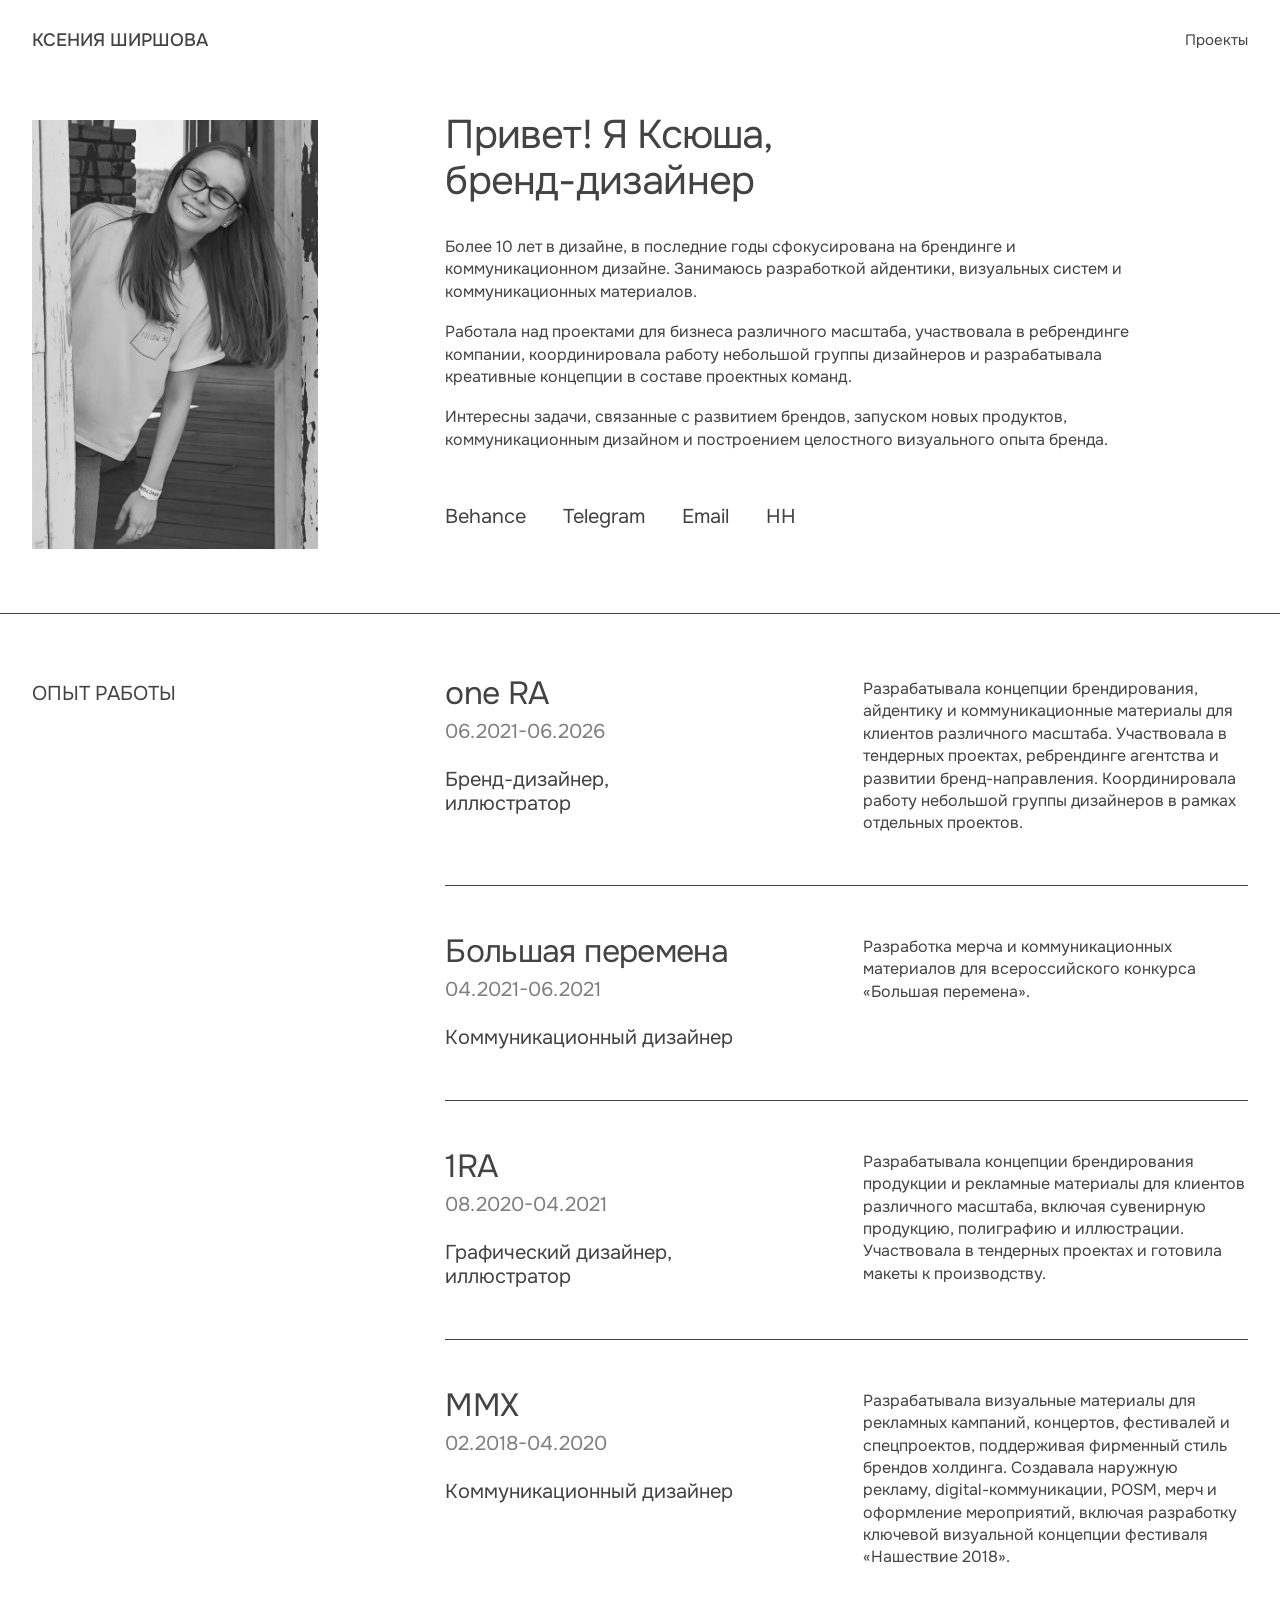
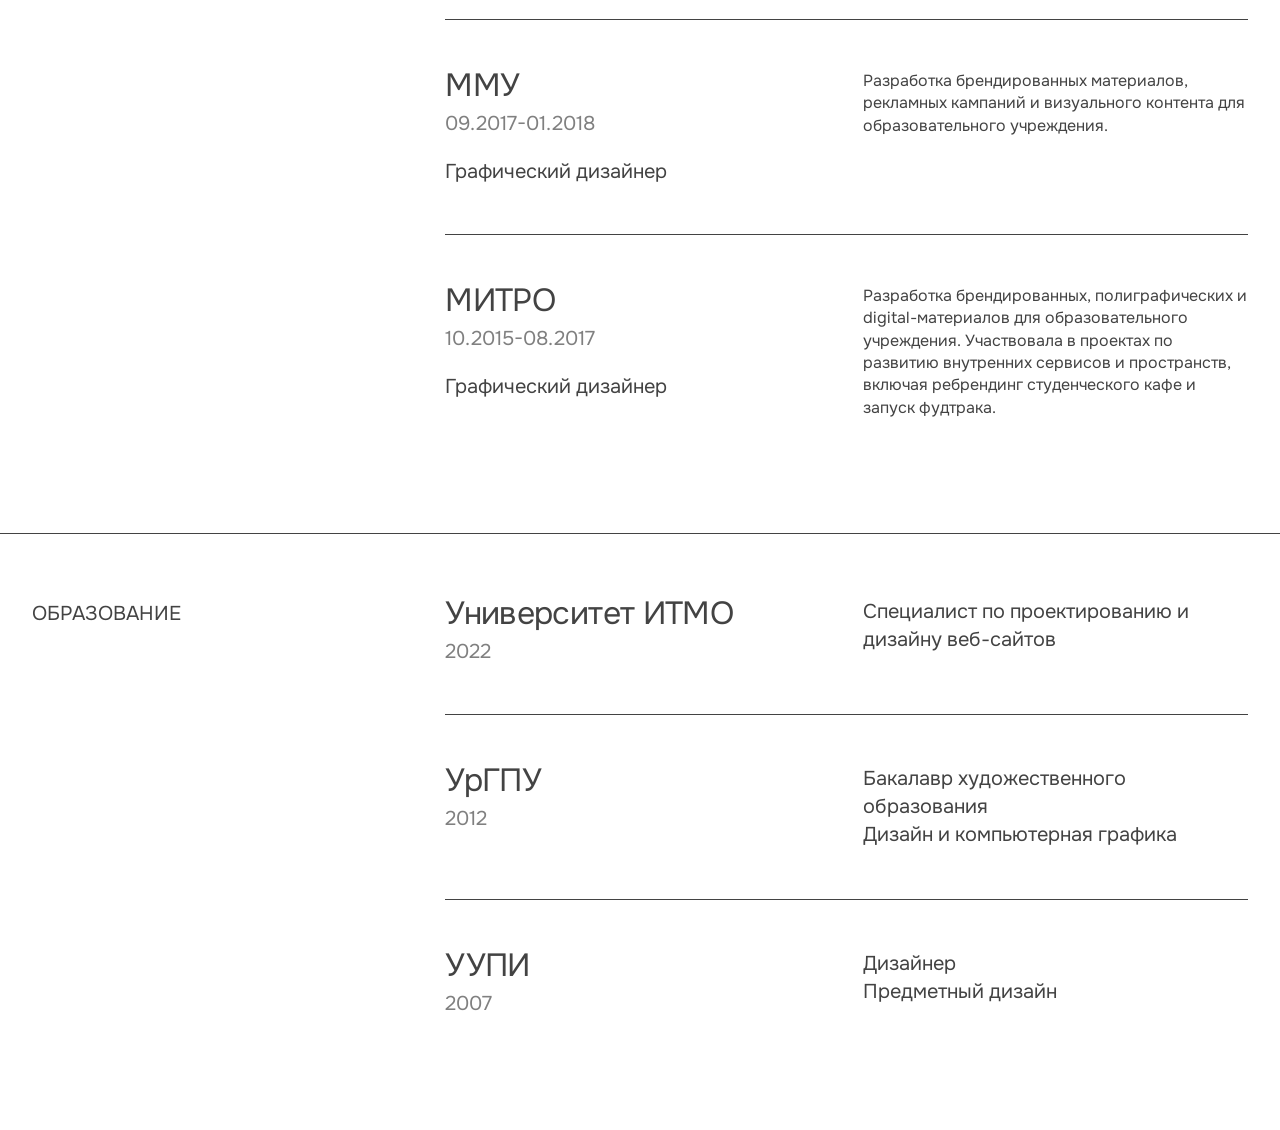
<file: about.html>
<!DOCTYPE html>
<html lang="ru">

<head>

    <meta charset="UTF-8">

    <meta
        name="viewport"
        content="width=device-width, initial-scale=1.0"
    >

    <title>Инфо</title>

    <link
        rel="preconnect"
        href="https://fonts.googleapis.com"
    >

    <link
        rel="preconnect"
        href="https://fonts.gstatic.com"
        crossorigin
    >

    <link
        href="https://fonts.googleapis.com/css2?family=Onest:wght@300;400;500;600&display=swap"
        rel="stylesheet"
    >

    <link
        rel="stylesheet"
        href="css/style.css"
    >

</head>

<body>

    <header class="header">

        <div class="container">

            <div class="header-inner">

                <a
                    href="index.html"
                    class="logo"
                >
                    КСЕНИЯ ШИРШОВА
                </a>

                <nav class="nav">

                    <a href="index.html#projects">
                        Проекты
                    </a>

<!-- 
                    <a href="fragments.html">
                        Фрагменты
                    </a>
-->

                </nav>

                <button
                    class="burger"
                    id="burger"
                    aria-label="Открыть меню"
                >

                    <span></span>
                    <span></span>
                    <span></span>

                </button>

            </div>

        </div>

    </header>

    <div
        class="mobile-menu"
        id="mobileMenu"
    >

    <button
        class="mobile-close"
        id="mobileClose"
        aria-label="Закрыть меню"
    >

        <span></span>
        <span></span>
        <span></span>

    </button>

        <nav class="mobile-nav">

            <a href="index.html">
                Главная
            </a>

            <a href="index.html#projects">
                Проекты
            </a>

<!-- 
                    <a href="fragments.html">
                        Фрагменты
                    </a>
-->

        </nav>

    </div>

<main class="about-page">

    <!-- HERO -->

    <section class="about-hero">

        <div class="container">

            <div class="grid">

                <div class="about-photo">

                    <img
                        src="img/photo.webp"
                        alt="Ксения"
                    >

                </div>

                <div class="about-intro">
                    <div class="about-hello">
                    <h1>
                        Привет! Я Ксюша,<br/>
                        бренд-дизайнер
                    </h1>
                    </div>

                    <p>
                        Более 10 лет в дизайне, в последние годы сфокусирована на брендинге и коммуникационном дизайне. Занимаюсь разработкой айдентики, визуальных систем и коммуникационных материалов. 
                        </p>
                    <p>
                        Работала над проектами для бизнеса различного масштаба, участвовала в ребрендинге компании, координировала работу небольшой группы дизайнеров и разрабатывала креативные концепции в составе проектных команд.
                        </p>
                    <p>
                        Интересны задачи, связанные с развитием брендов, запуском новых продуктов, коммуникационным дизайном и построением целостного визуального опыта бренда.
                    </p> <br/>
                    <div class="about-contacts">
                       <a href="https://www.behance.net/moodboard/216098085/Portfolio" target="_blank" rel="noopener noreferrer">
                            Behance
                        </a>
                        <a href="https://t.me/ksy_shirshova" target="_blank" rel="noopener noreferrer">
                            Telegram
                        </a>
                        <a href="mailto:kshrabota@ya.ru">
                            Email
                        </a>
                        <a href="https://hh.ru/resume/82d5fd20ff109fdf220039ed1f54435177424d?print=true" target="_blank" rel="noopener noreferrer">
                            HH
                        </a>
                    </div>
                </div>

            </div>

        </div>

    </section>


    <!-- EXPERIENCE -->

    <section class="about-section">

        <div class="container">

            <div class="grid">

                <div class="section-title">

                    Опыт работы

                </div>
                <div class="section-content">

                    <div class="experience-item">

                        <div class="experience-company">

                            <p class="company-title"><a href="https://oneraagency.ru/" target="_blank" rel="noopener noreferrer">one RA </a></p>
                            <p>
                            <span style="color: grey;">06.2021-06.2026</span><br><br>
                            Бренд-дизайнер, <br/>
                            иллюстратор
                            </p>
                        </div>


                        <div class="experience-description">

                            Разрабатывала концепции брендирования, айдентику и коммуникационные материалы для клиентов различного масштаба. Участвовала в тендерных проектах, ребрендинге агентства и развитии бренд-направления. Координировала работу небольшой группы дизайнеров в рамках отдельных проектов.

                        </div>

                    </div>


                    <div class="experience-item">

                        <div class="experience-company">

                            <p class="company-title"><a href="https://xn--80aabraa2blkdnn4h9b6b.xn--80asehdb/" target="_blank" rel="noopener noreferrer">Большая перемена </a></p>
                            <p>
                            <span style="color: grey;">04.2021-06.2021</span><br><br>
                            Коммуникационный дизайнер
                            </p>
                        </div>


                        <div class="experience-description">

                            Разработка мерча и коммуникационных материалов для всероссийского конкурса «Большая перемена».

                        </div>

                    </div>


                    <div class="experience-item">

                        <div class="experience-company">

                            <p class="company-title"><a href="http://1ra.su/" target="_blank" rel="noopener noreferrer">1RA </a></p>
                            <p>
                            <span style="color: grey;">08.2020-04.2021</span><br><br>
                            Графический дизайнер, <br/>иллюстратор
                            </p>
                        </div>


                        <div class="experience-description">

                            Разрабатывала концепции брендирования продукции и рекламные материалы для клиентов различного масштаба, включая сувенирную продукцию, полиграфию и иллюстрации. Участвовала в тендерных проектах и готовила макеты к производству.


                        </div>

                    </div>


                    <div class="experience-item">

                        <div class="experience-company">

                            <p class="company-title"><a href="https://multimediaholding.ru" target="_blank" rel="noopener noreferrer">ММХ </a></p>
                            <p>
                            <span style="color: grey;">02.2018-04.2020</span><br><br>
                            Коммуникационный дизайнер
                            </p>
                        </div>


                        <div class="experience-description">

                            Разрабатывала визуальные материалы для рекламных кампаний, концертов, фестивалей и спецпроектов, поддерживая фирменный стиль брендов холдинга. Создавала наружную рекламу, digital-коммуникации, POSM, мерч и оформление мероприятий, включая разработку ключевой визуальной концепции фестиваля «Нашествие 2018».


                        </div>

                    </div>


                    <div class="experience-item">

                        <div class="experience-company">

                            <p class="company-title"><a href="https://mi.university" target="_blank" rel="noopener noreferrer">ММУ </a></p>
                            <p>
                            <span style="color: grey;">09.2017-01.2018</span><br><br>
                            Графический дизайнер
                            </p>
                        </div>


                        <div class="experience-description">

                            Разработка брендированных материалов, рекламных кампаний и визуального контента для образовательного учреждения.

                        </div>

                    </div>


                    <div class="experience-item">

                        <div class="experience-company">

                            <p class="company-title"><a href="https://www.shkola-tv.ru/institute/" target="_blank" rel="noopener noreferrer">МИТРО </a></p>
                            <p>
                            <span style="color: grey;">10.2015-08.2017</span><br><br>
                            Графический дизайнер
                            </p>
                        </div>


                        <div class="experience-description">

                            Разработка брендированных, полиграфических и digital-материалов для образовательного учреждения. Участвовала в проектах по развитию внутренних сервисов и пространств, включая ребрендинг студенческого кафе и запуск фудтрака.

                        </div>

                    </div>                                                          
                </div>
            </div>

        </div>

    </section>


    <!-- EDUCATION -->

    <section class="about-section">

        <div class="container">

            <div class="grid">

                <div class="section-title">

                    Образование

                </div>

                <div class="section-content">

                    <div class="experience-item">

                        <div class="experience-company">

                            <p class="company-title"><a href="https://itmo.ru" target="_blank" rel="noopener noreferrer">Университет ИТМО</a></p>
                            <p>
                            <span style="color: grey;">2022</span>
                            </p>
                        </div>


                        <div class="experience-description2">

                            Специалист по проектированию и дизайну веб-сайтов

                        </div>

                    </div>


                    <div class="experience-item">

                        <div class="experience-company">

                            <p class="company-title"><a href="https://uspu.ru" target="_blank" rel="noopener noreferrer">УрГПУ</a></p>
                            <p>
                            <span style="color: grey;">2012</span>
                            </p>
                        </div>


                        <div class="experience-description2">

                            Бакалавр художественного образования <br/>
                            Дизайн и компьютерная графика

                        </div>

                    </div>


                    <div class="experience-item">

                        <div class="experience-company">

                            <p class="company-title"><a href="https://uupi.org" target="_blank" rel="noopener noreferrer">УУПИ</a></p>
                            <p>
                            <span style="color: grey;">2007</span>
                            </p>
                        </div>


                        <div class="experience-description2">

                            Дизайнер <br/>
                            Предметный дизайн

                        </div>

                    </div>
                                                      
                </div>

            </div>

        </div>

    </section>

</main>

    <script src="js/script.js"></script>

</body>

</html>
</file>
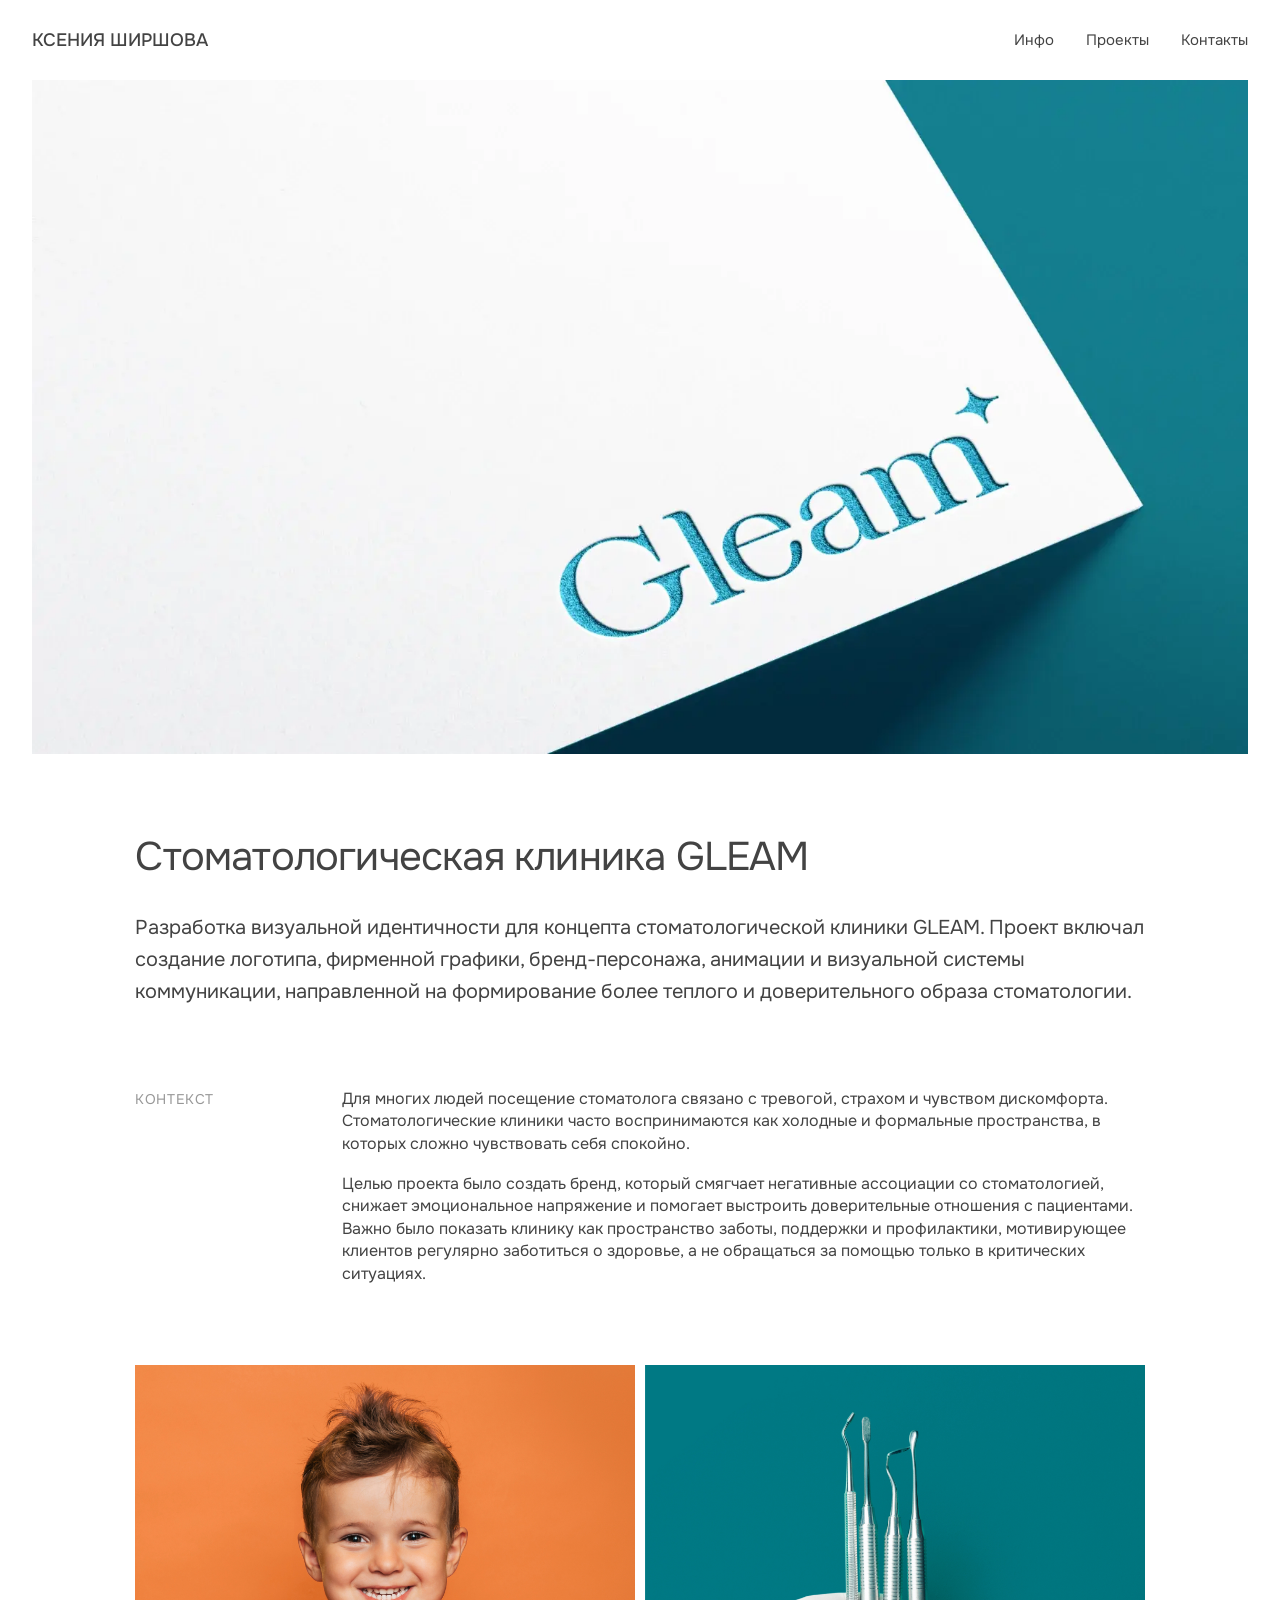
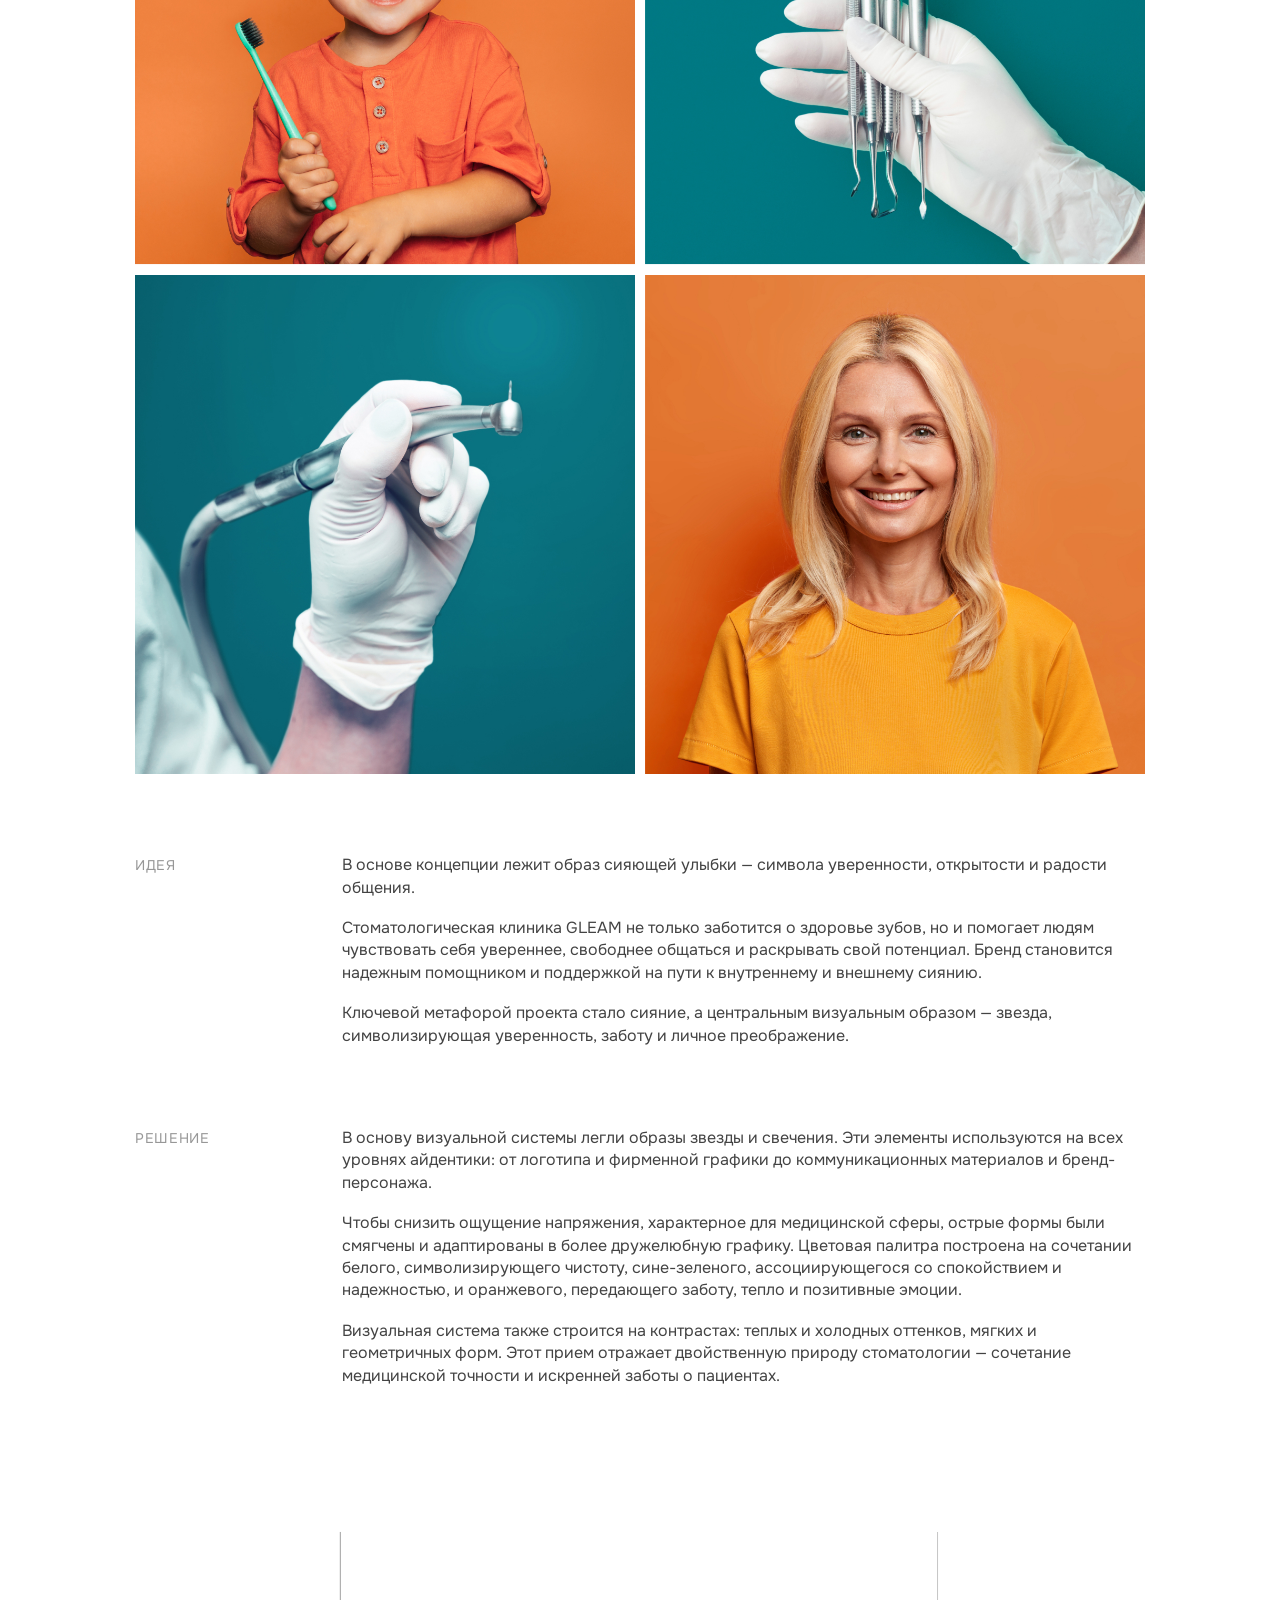
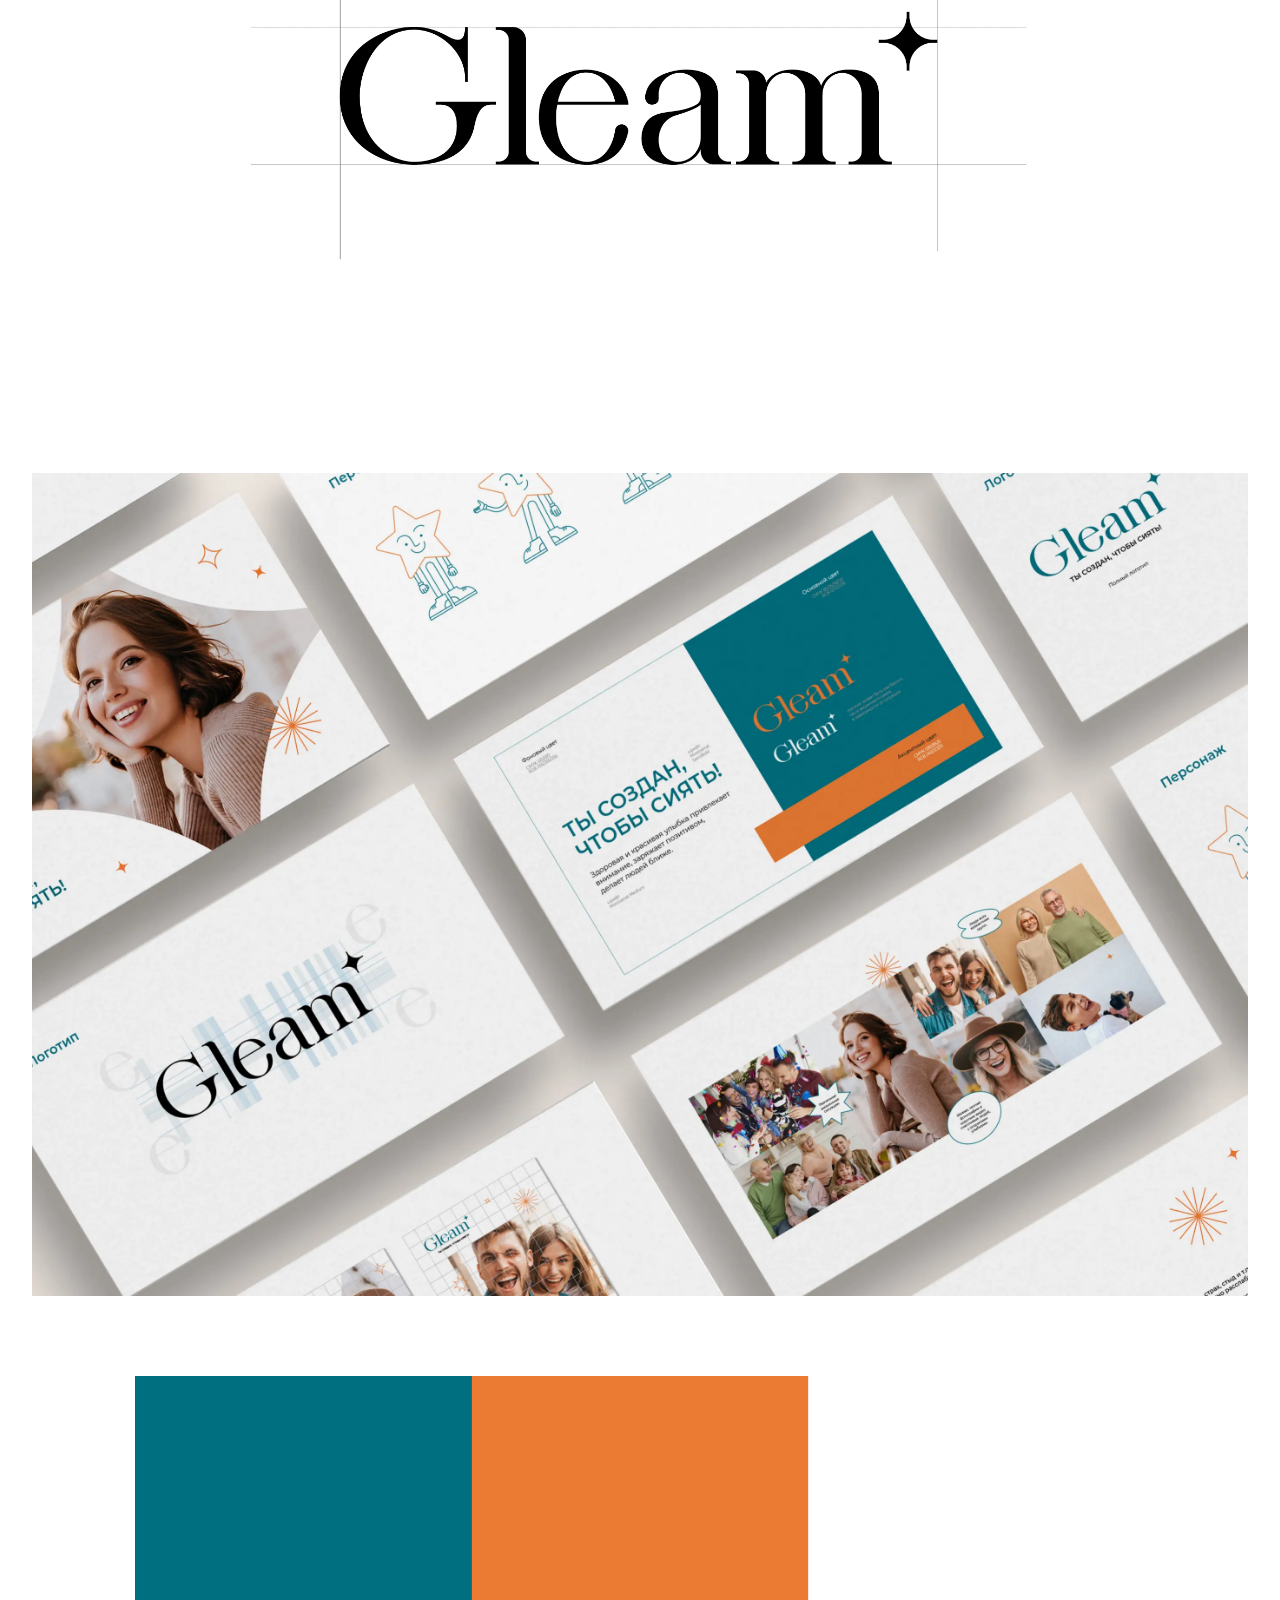
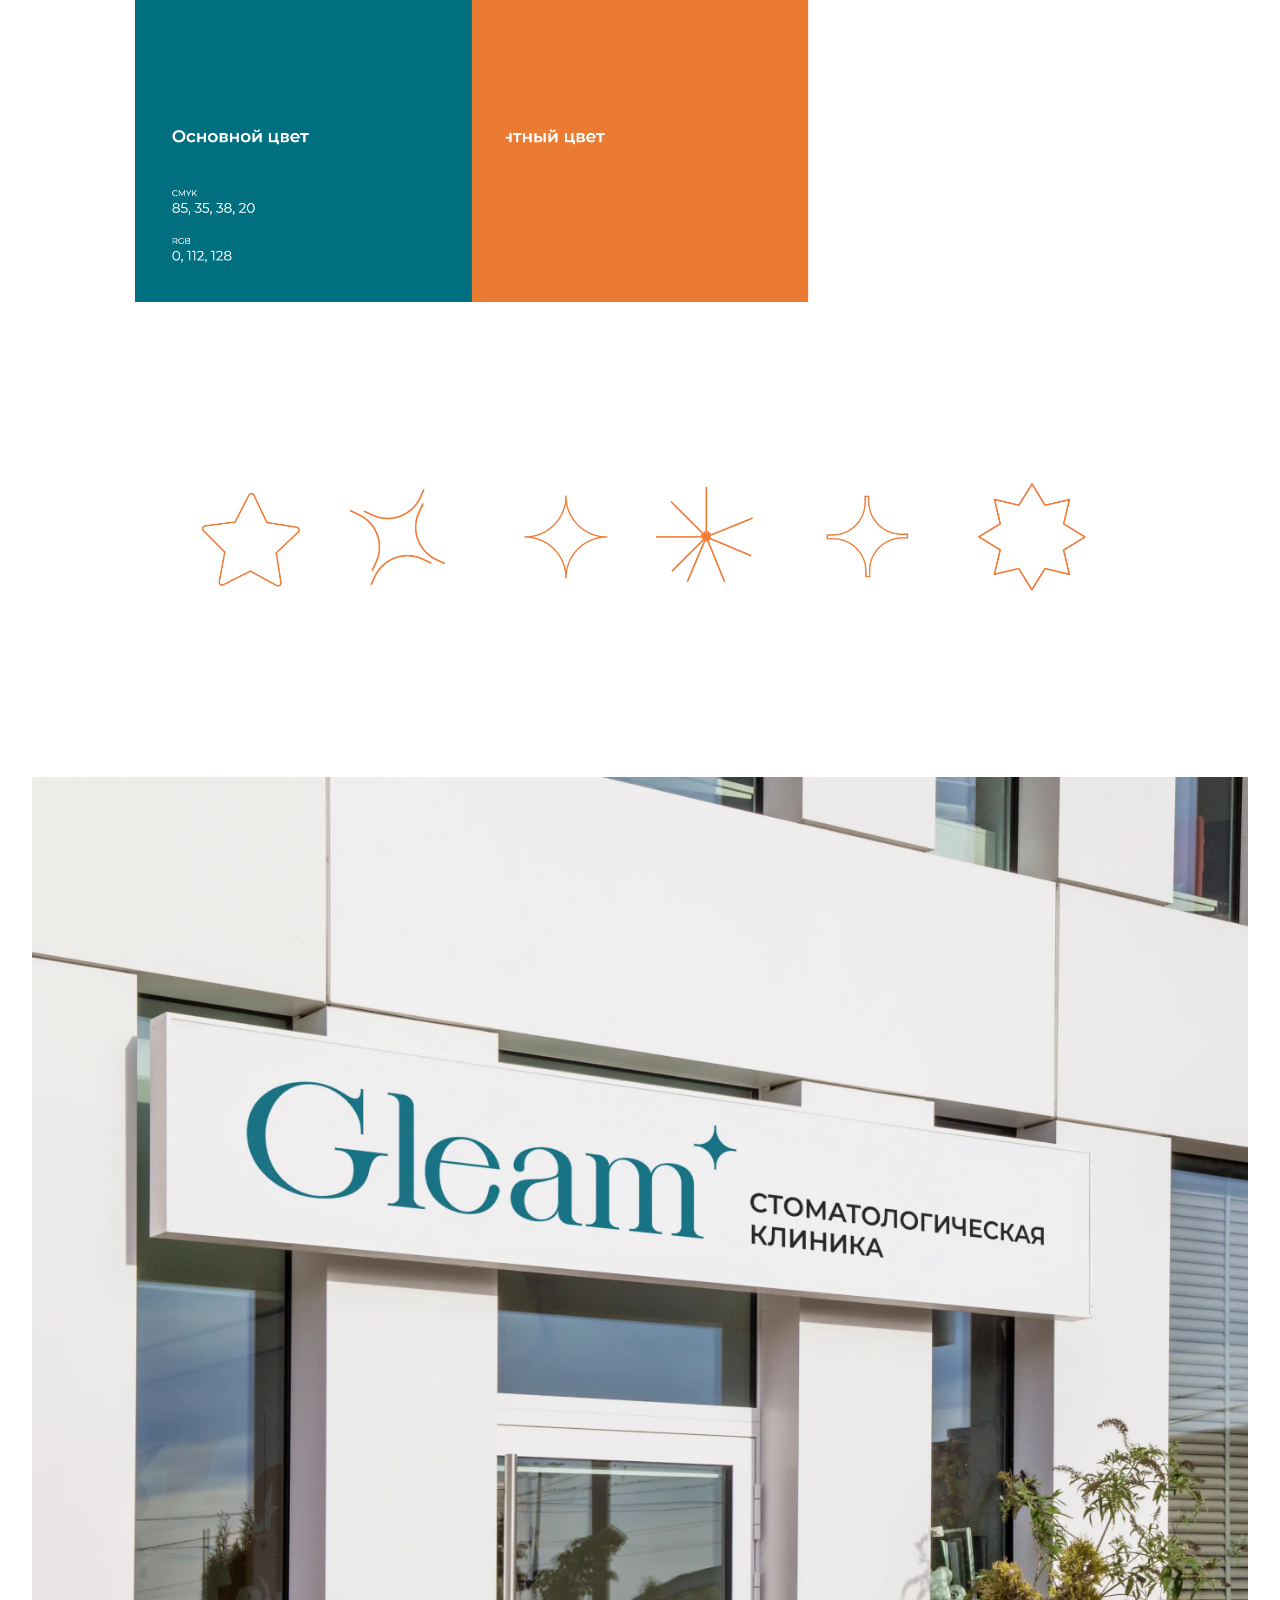
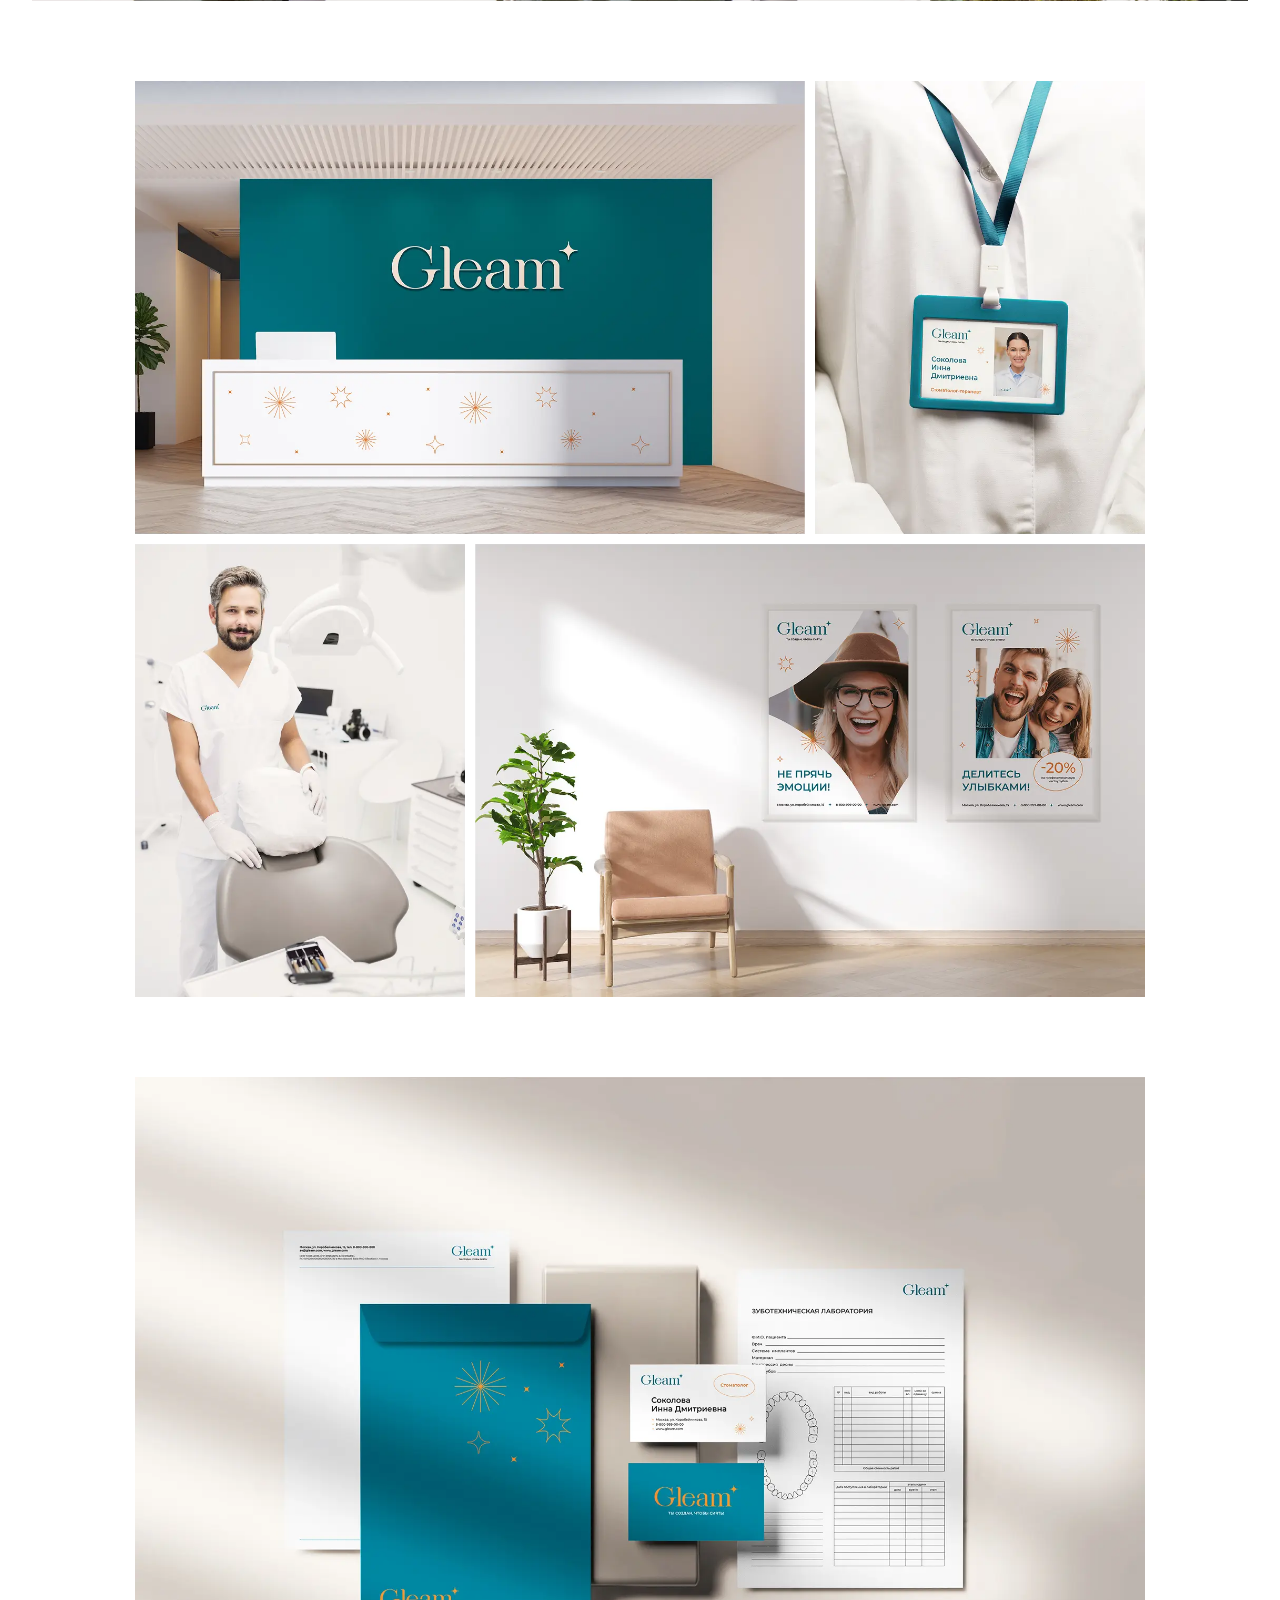
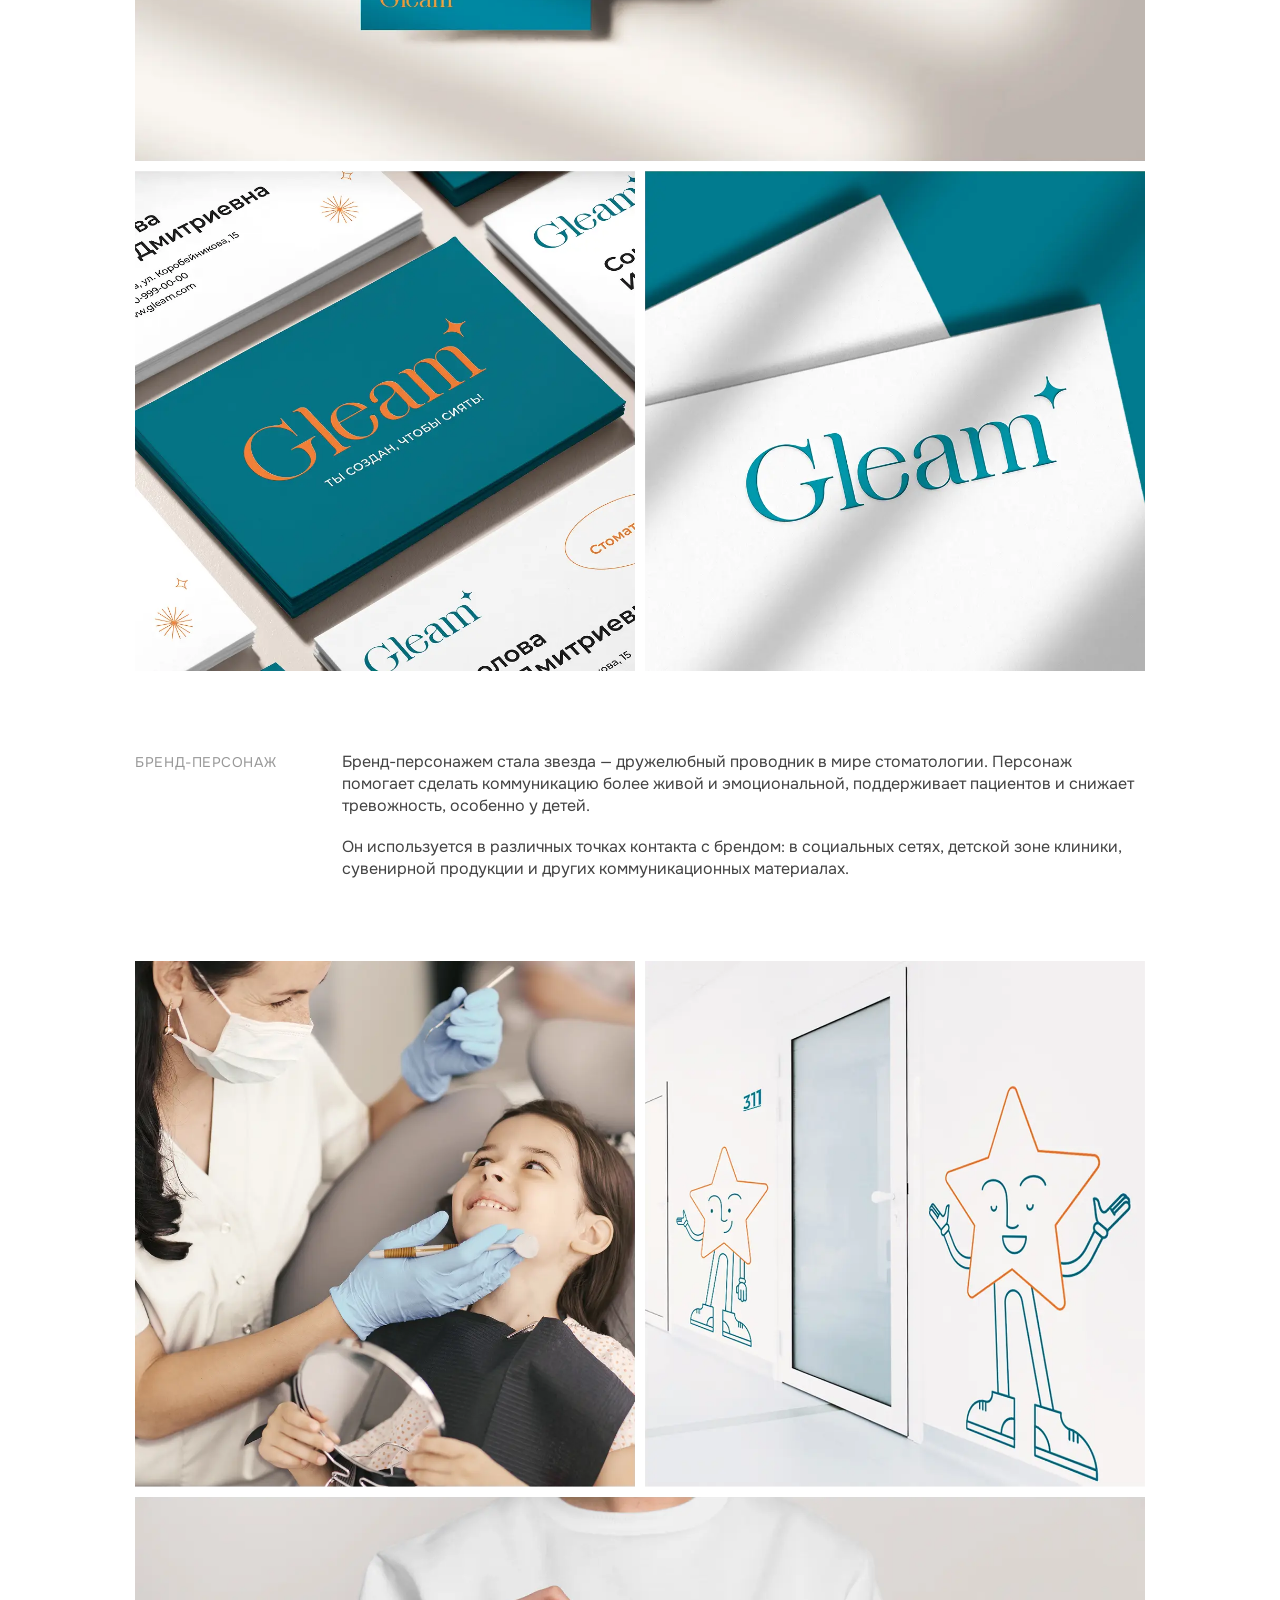
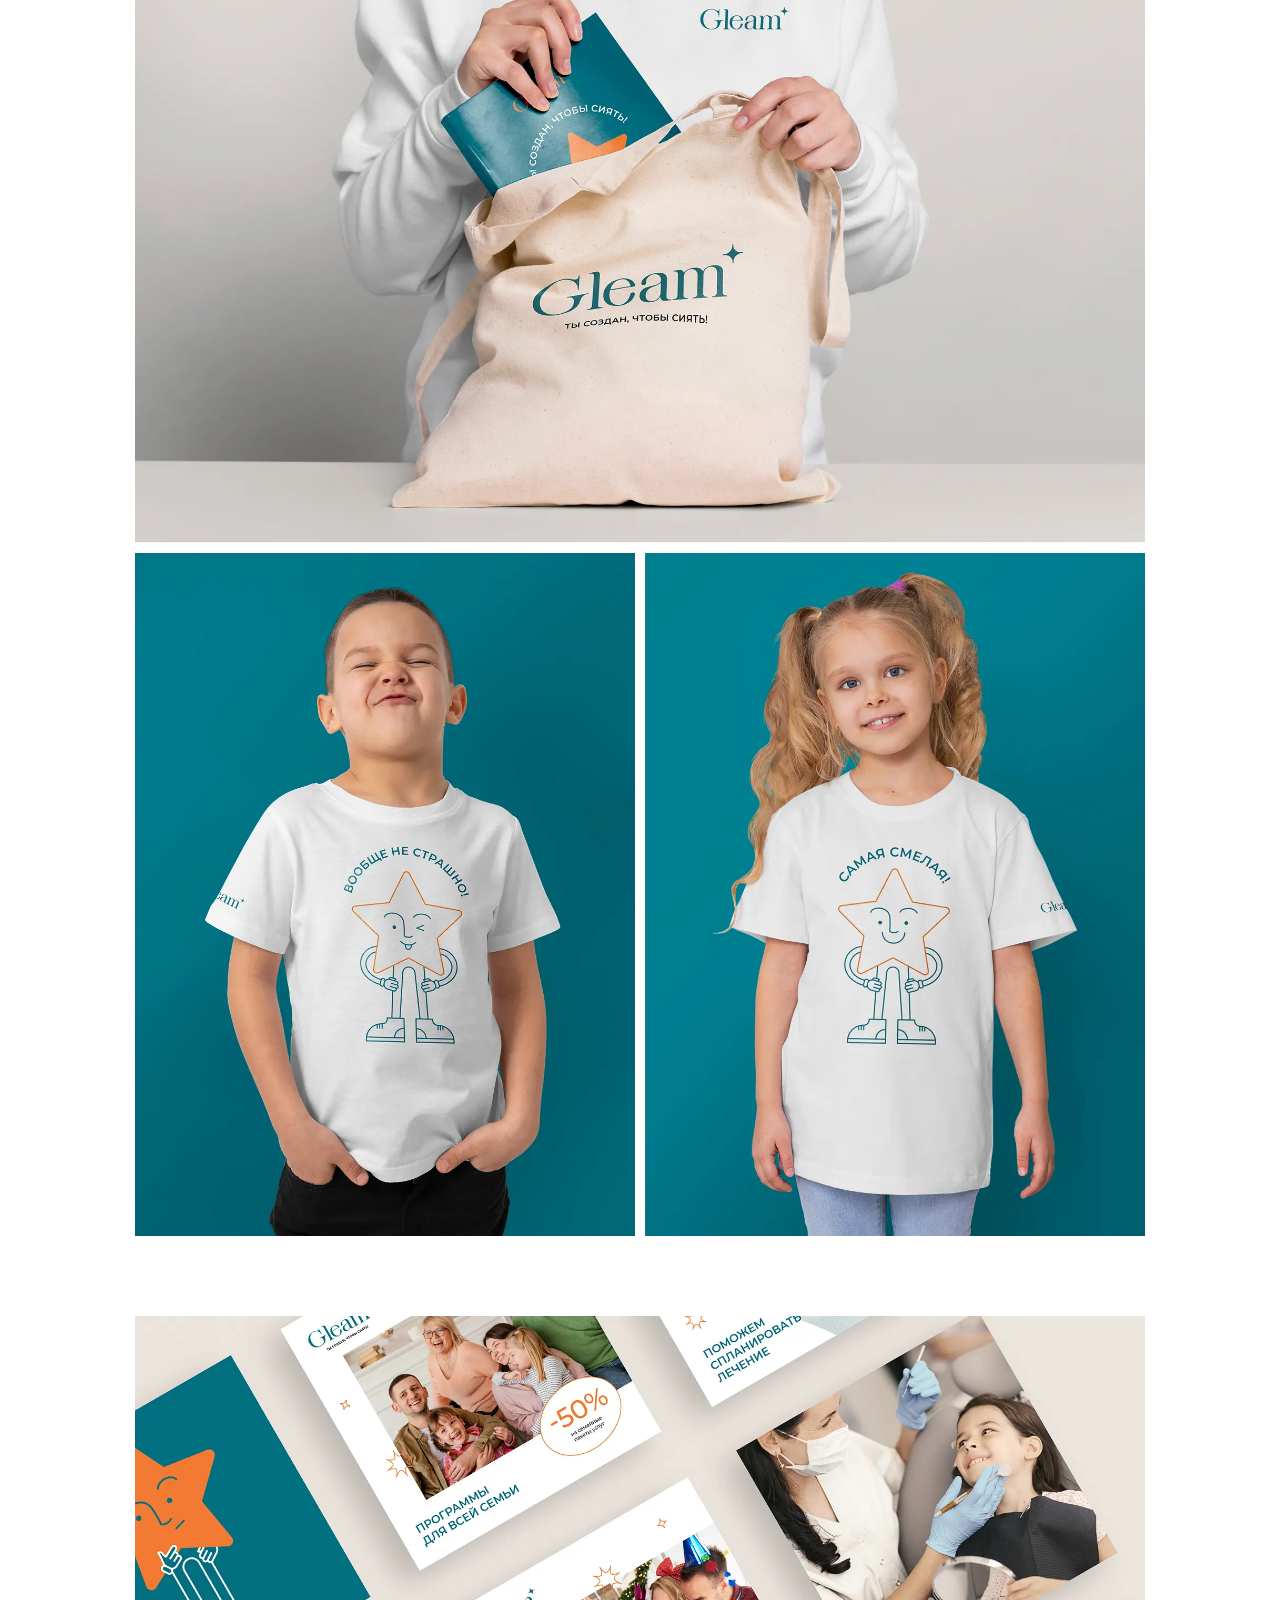
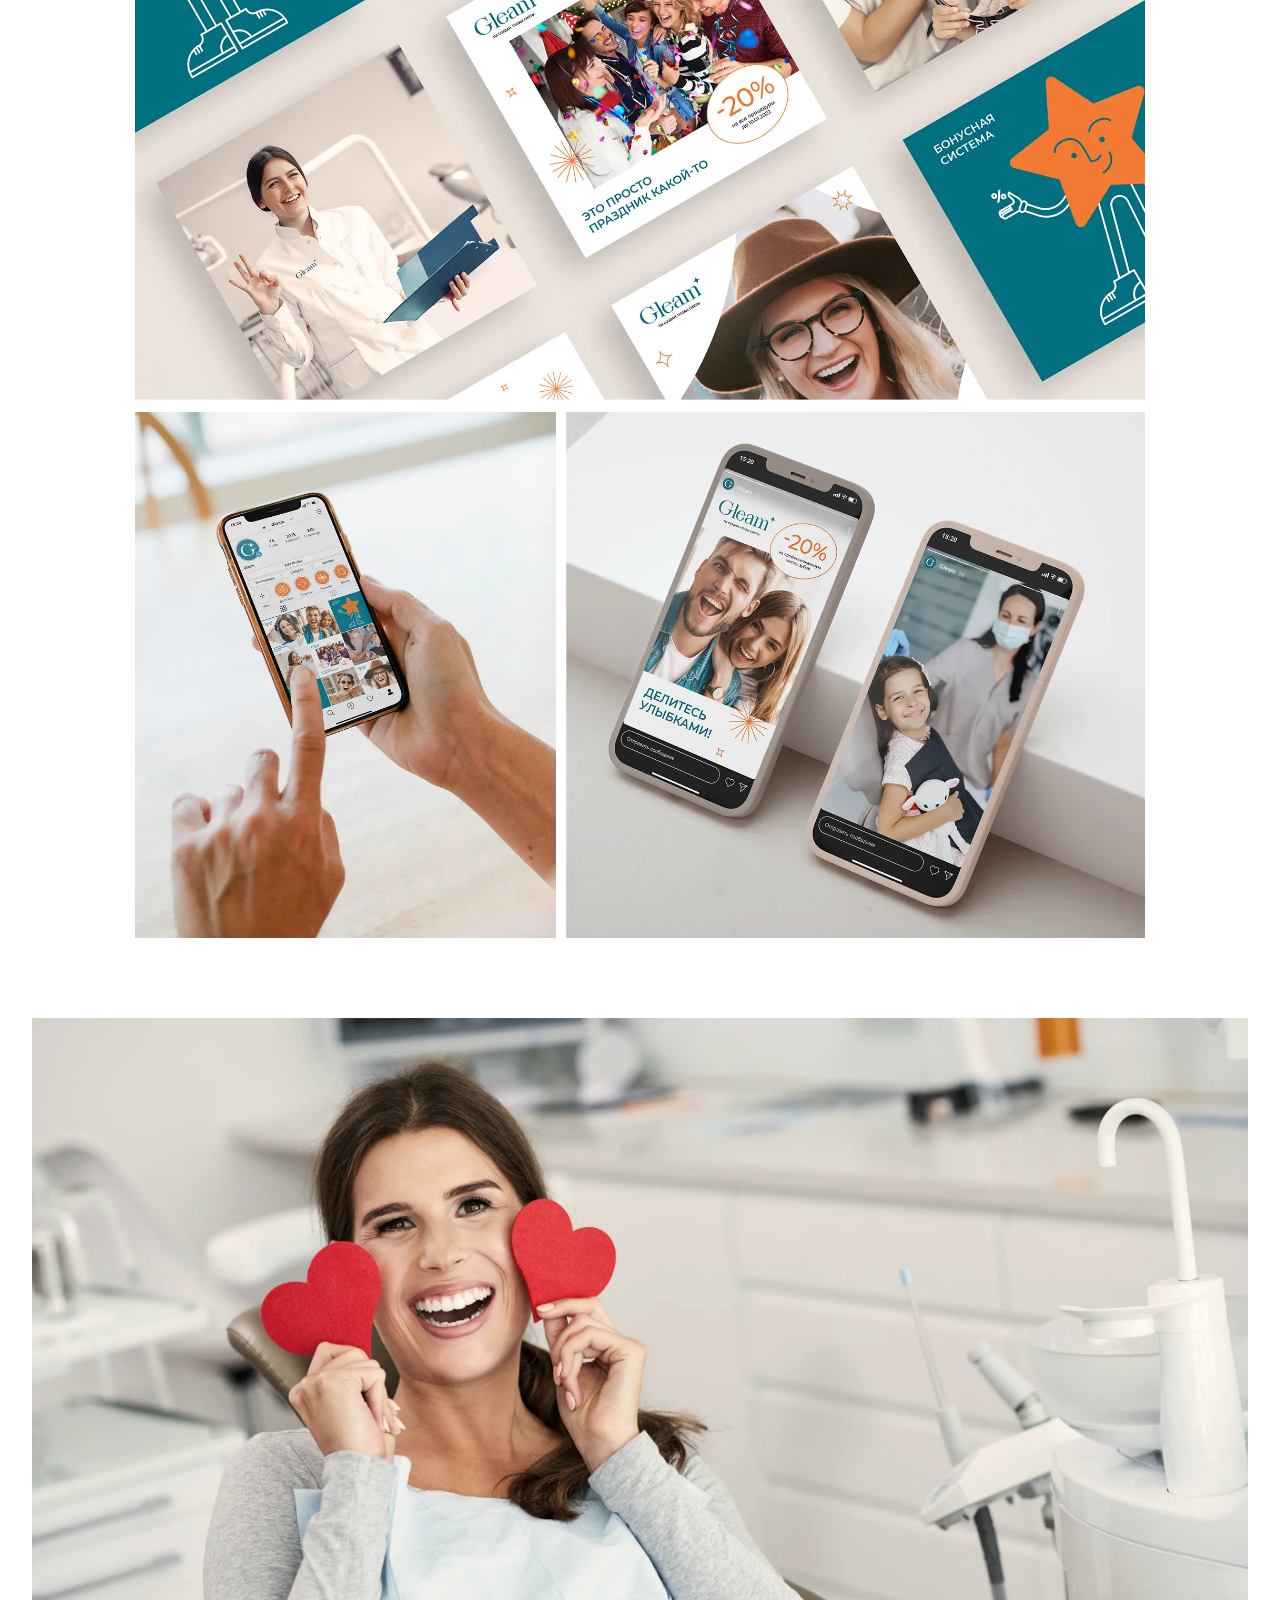
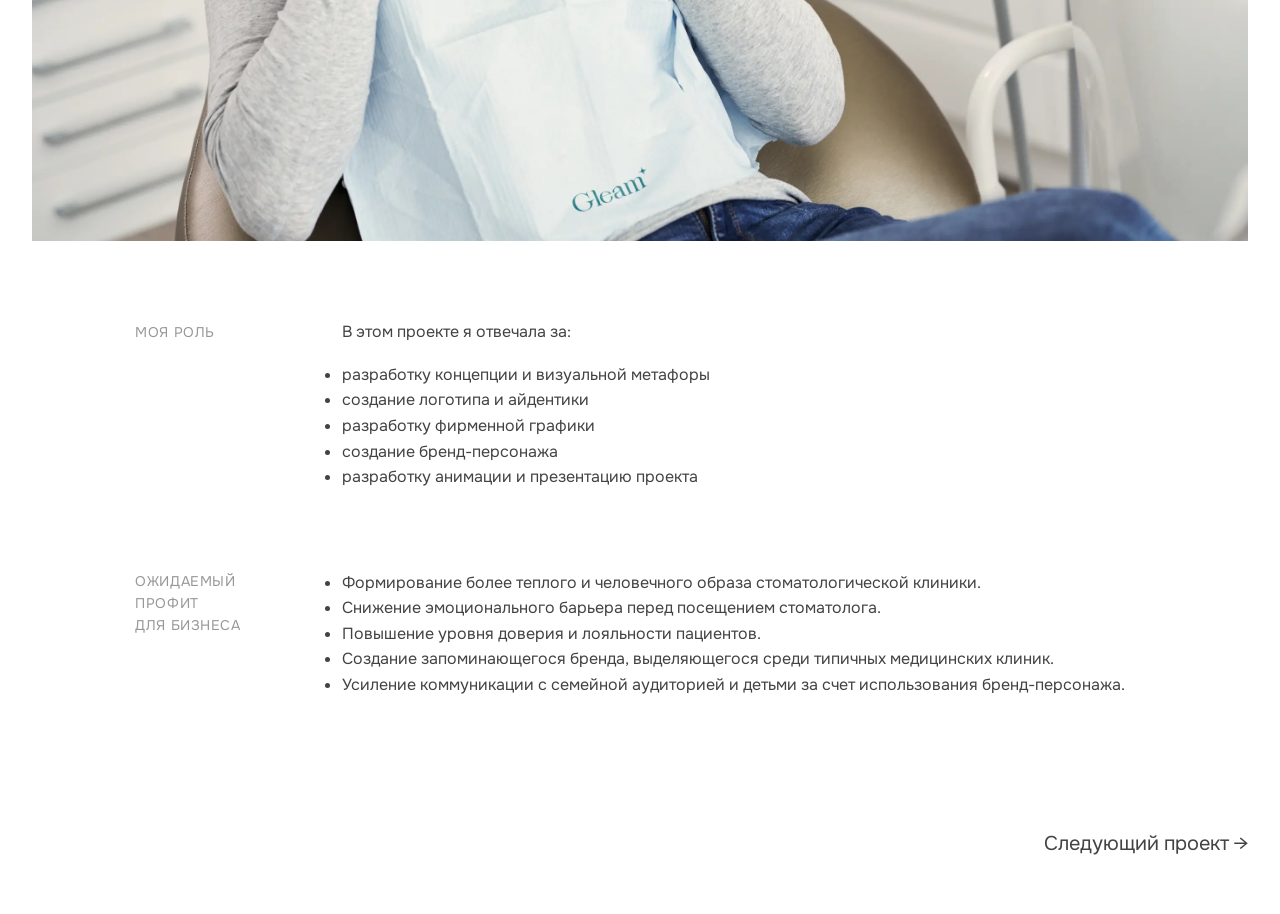
<file: projects/project-01.html>
<!DOCTYPE html>
<html lang="ru">

<head>

    <meta charset="UTF-8">

    <meta
        name="viewport"
        content="width=device-width, initial-scale=1.0"
    >

    <title>Стоматологическая клиника GLEAM</title>

    <link
        rel="preconnect"
        href="https://fonts.googleapis.com"
    >

    <link
        rel="preconnect"
        href="https://fonts.gstatic.com"
        crossorigin
    >

    <link
        href="https://fonts.googleapis.com/css2?family=Onest:wght@300;400;500;600&display=swap"
        rel="stylesheet"
    >

    <link
        rel="stylesheet"
        href="../css/style.css"
    >

</head>

<body>

    <header class="header">

        <div class="container">

            <div class="header-inner">

                <a
                    href="../index.html"
                    class="logo"
                >
                    КСЕНИЯ ШИРШОВА
                </a>

                <nav class="nav">

                    <a href="../about.html">Инфо</a>

                    <a href="../index.html#projects">Проекты</a>

<!-- 
                    <a href="fragments.html">
                        Фрагменты
                    </a>
-->

                    <a href="../index.html#contacts">Контакты</a>

                </nav>

                <button
                    class="burger"
                    id="burger"
                    aria-label="Открыть меню"
                >

                    <span></span>
                    <span></span>
                    <span></span>

                </button>

            </div>

        </div>

    </header>


    <!-- MOBILE MENU -->

    <div
        class="mobile-menu"
        id="mobileMenu"
    >

    <button
        class="mobile-close"
        id="mobileClose"
        aria-label="Закрыть меню"
    >

        <span></span>
        <span></span>
        <span></span>

    </button>

        <nav class="mobile-nav">

            <a href="../index.html">Главная</a>

            <a href="../about.html">Инфо</a>

            <a href="../index.html#projects">Проекты</a>

<!-- 
                    <a href="fragments.html">
                        Фрагменты
                    </a>
-->

            <a href="../index.html#contacts">Контакты</a>

        </nav>

    </div>

<main class="project-page">

    <!-- FULL IMAGE -->

    <section class="case-section">

        <div class="container">

            <div class="grid">

                <div class="case-image-full">

                    <img
                        src="../img/projects/project-01/01.webp"
                        alt=""
                    >

                </div>

            </div>

        </div>

    </section>

    <!-- HEADER -->

    <section class="project-header">

        <div class="container">

            <div class="grid">

                <div class="project-header-content">

                    <h1>
                        Стоматологическая клиника GLEAM
                    </h1>

                    <p>
Разработка визуальной идентичности для концепта стоматологической клиники GLEAM. Проект включал создание логотипа, фирменной графики, бренд-персонажа, анимации и визуальной системы коммуникации, направленной на формирование более теплого и доверительного образа стоматологии.
                    </p>

                </div>

            </div>

        </div>

    </section>


    <!-- TEXT BLOCK -->

    <section class="case-section">

        <div class="container">

            <div class="grid">

                <div class="case-text">

                    <div class="case-tag">

                        Контекст

                    </div>

                    <div class="case-description">

                        <p>
                            Для многих людей посещение стоматолога связано с тревогой, страхом и чувством дискомфорта. Стоматологические клиники часто воспринимаются как холодные и формальные пространства, в которых сложно чувствовать себя спокойно.
                        </p>

                        <p>
                            Целью проекта было создать бренд, который смягчает негативные ассоциации со стоматологией, снижает эмоциональное напряжение и помогает выстроить доверительные отношения с пациентами. Важно было показать клинику как пространство заботы, поддержки и профилактики, мотивирующее клиентов регулярно заботиться о здоровье, а не обращаться за помощью только в критических ситуациях.
                        </p>

                    </div>

                </div>

            </div>

        </div>

    </section>


    <!-- IMAGE 10 COL -->

    <section class="case-section">

        <div class="container">

            <div class="grid">

                <div class="case-image-medium">

                    <img
                        src="../img/projects/project-01/02.webp"
                        alt=""
                    >

                </div>

            </div>

        </div>

    </section>


    <!-- TEXT -->

    <section class="case-section">

        <div class="container">

            <div class="grid">

                <div class="case-text">

                    <div class="case-tag">

                        Идея

                    </div>

                    <div class="case-description">

                        <p>
                            В основе концепции лежит образ сияющей улыбки — символа уверенности, открытости и радости общения.
                        </p>
                         <p>
                            Стоматологическая клиника GLEAM не только заботится о здоровье зубов, но и помогает людям чувствовать себя увереннее, свободнее общаться и раскрывать свой потенциал. Бренд становится надежным помощником и поддержкой на пути к внутреннему и внешнему сиянию.
                        </p>
                        <p>
                            Ключевой метафорой проекта стало сияние, а центральным визуальным образом — звезда, символизирующая уверенность, заботу и личное преображение.
                        </p>

                    </div>

                </div>

            </div>

        </div>

    </section>

    <!-- TEXT -->

    <section class="case-section">

        <div class="container">

            <div class="grid">

                <div class="case-text">

                    <div class="case-tag">

                        Решение

                    </div>

                    <div class="case-description">

                        <p>
                            В основу визуальной системы легли образы звезды и свечения. Эти элементы используются на всех уровнях айдентики: от логотипа и фирменной графики до коммуникационных материалов и бренд-персонажа.
                        </p>
                         <p>
                            Чтобы снизить ощущение напряжения, характерное для медицинской сферы, острые формы были смягчены и адаптированы в более дружелюбную графику. Цветовая палитра построена на сочетании белого, символизирующего чистоту, сине-зеленого, ассоциирующегося со спокойствием и надежностью, и оранжевого, передающего заботу, тепло и позитивные эмоции.
                        </p>
                        <p>
                            Визуальная система также строится на контрастах: теплых и холодных оттенков, мягких и геометричных форм. Этот прием отражает двойственную природу стоматологии — сочетание медицинской точности и искренней заботы о пациентах.
                        </p>

                    </div>

                </div>

            </div>

        </div>

    </section>

    <!-- IMAGE 10 COL -->

    <section class="case-section">

        <div class="container">

            <div class="grid">

                <div class="case-image-medium">

                    <img
                        src="../img/projects/project-01/5.gif"
                        alt=""
                    >

                </div>

            </div>

        </div>

    </section>


    <!-- FULL IMAGE -->

    <section class="case-section">

        <div class="container">

            <div class="grid">

                <div class="case-image-full">

                    <img
                        src="../img/projects/project-01/03.webp"
                        alt=""
                    >

                </div>

            </div>

        </div>

    </section>

    <!-- IMAGE 10 COL -->    

    <section class="case-section">

        <div class="container">

            <div class="grid">

                <div class="case-image-medium">

                    <img
                        src="../img/projects/project-01/7.gif"
                        alt=""
                    >

                </div>

            </div>

        </div>

    </section>

    <section class="case-section">

        <div class="container">

            <div class="grid">

                <div class="case-image-medium">

                    <img
                        src="../img/projects/project-01/22.gif"
                        alt=""
                    >

                </div>

            </div>

        </div>

    </section>


    <!-- FULL IMAGE -->

    <section class="case-section">

        <div class="container">

            <div class="grid">

                <div class="case-image-full">

                    <img
                        src="../img/projects/project-01/04.webp"
                        alt=""
                    >

                </div>

            </div>

        </div>

    </section>

    <!-- IMAGE 10 COL -->    

    <section class="case-section">

        <div class="container">

            <div class="grid">

                <div class="case-image-medium">

                    <img
                        src="../img/projects/project-01/05.webp"
                        alt=""
                    >

                </div>

            </div>

        </div>

    </section>

    <section class="case-section">

        <div class="container">

            <div class="grid">

                <div class="case-image-medium">

                    <img
                        src="../img/projects/project-01/06.webp"
                        alt=""
                    >

                </div>

            </div>

        </div>

    </section>


    <!-- TEXT -->

    <section class="case-section">

        <div class="container">

            <div class="grid">

                <div class="case-text">

                    <div class="case-tag">

                        Бренд-персонаж

                    </div>

                    <div class="case-description">

                        <p>
                            Бренд-персонажем стала звезда — дружелюбный проводник в мире стоматологии. Персонаж помогает сделать коммуникацию более живой и эмоциональной, поддерживает пациентов и снижает тревожность, особенно у детей.
                        </p>
                        <p>
                            Он используется в различных точках контакта с брендом: в социальных сетях, детской зоне клиники, сувенирной продукции и других коммуникационных материалах.
                        </p>
                    </div>

                </div>

            </div>

        </div>

    </section>


    <!-- IMAGE 10 COL -->    

    <section class="case-section">

        <div class="container">

            <div class="grid">

                <div class="case-image-medium">

                    <img
                        src="../img/projects/project-01/07.webp"
                        alt=""
                    >

                </div>

            </div>

        </div>

    </section>

    <section class="case-section">

        <div class="container">

            <div class="grid">

                <div class="case-image-medium">

                    <img
                        src="../img/projects/project-01/08.webp"
                        alt=""
                    >

                </div>

            </div>

        </div>

    </section>

    <!-- FULL -->

    <section class="case-section">

        <div class="container">

            <div class="grid">

                <div class="case-image-full">

                    <img
                        src="../img/projects/project-01/09.webp"
                        alt=""
                    >

                </div>

            </div>

        </div>

    </section>

    <!-- TEXT -->

    <section class="case-section">

        <div class="container">

            <div class="grid">

                <div class="case-text">

                    <div class="case-tag">

                        Моя роль

                    </div>

                    <div class="case-description">

                        <p>
                            В этом проекте я отвечала за:<br/> 
                            <ul>
                            
                            <li>разработку концепции и визуальной метафоры</li>
                            <li>создание логотипа и айдентики</li>
                            <li>разработку фирменной графики</li>
                            <li>создание бренд-персонажа</li>
                            <li>разработку анимации и презентацию проекта</li>
                            </ul>
                        </p>

                    </div>

                </div>

            </div>

        </div>

    </section>

    <section class="case-section">

        <div class="container">

            <div class="grid">

                <div class="case-text">

                    <div class="case-tag">

                        Ожидаемый <br/> 
                        профит <br/> 
                        для бизнеса

                    </div>

                    <div class="case-description">

                            <ul>
                            <li>Формирование более теплого и человечного образа стоматологической клиники. 
                            <li>Снижение эмоционального барьера перед посещением стоматолога. </li>
                            <li>Повышение уровня доверия и лояльности пациентов.</li>
                            <li>Создание запоминающегося бренда, выделяющегося среди типичных медицинских клиник. </li>
                            <li>Усиление коммуникации с семейной аудиторией и детьми за счет использования бренд-персонажа.</li>
                            </ul>


                    </div>

                </div>

            </div>

        </div>

    </section>

    <section class="project-next">

        <div class="container">

            <a href="project-02.html">

                Следующий проект →

            </a>

        </div>

    </section>

</main>

    <script src="../js/script.js"></script>

</body>

</html>
</file>
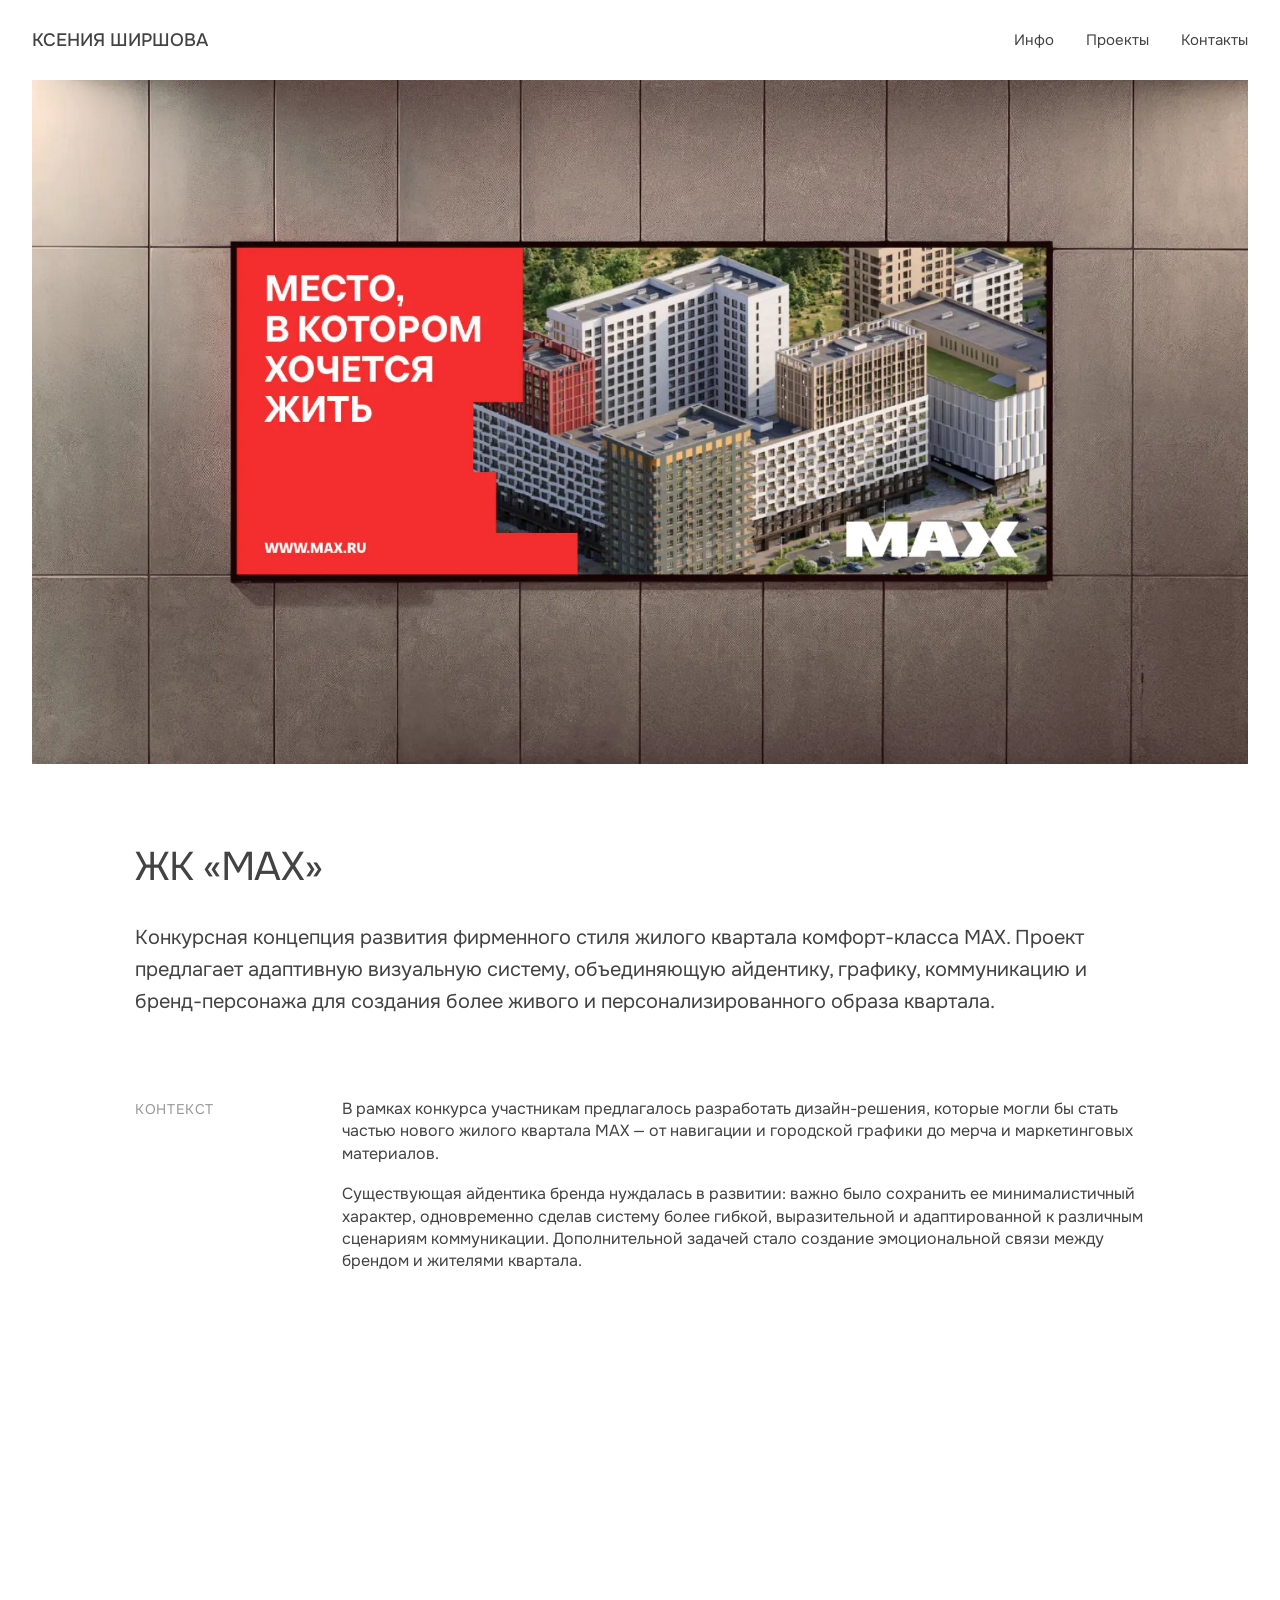
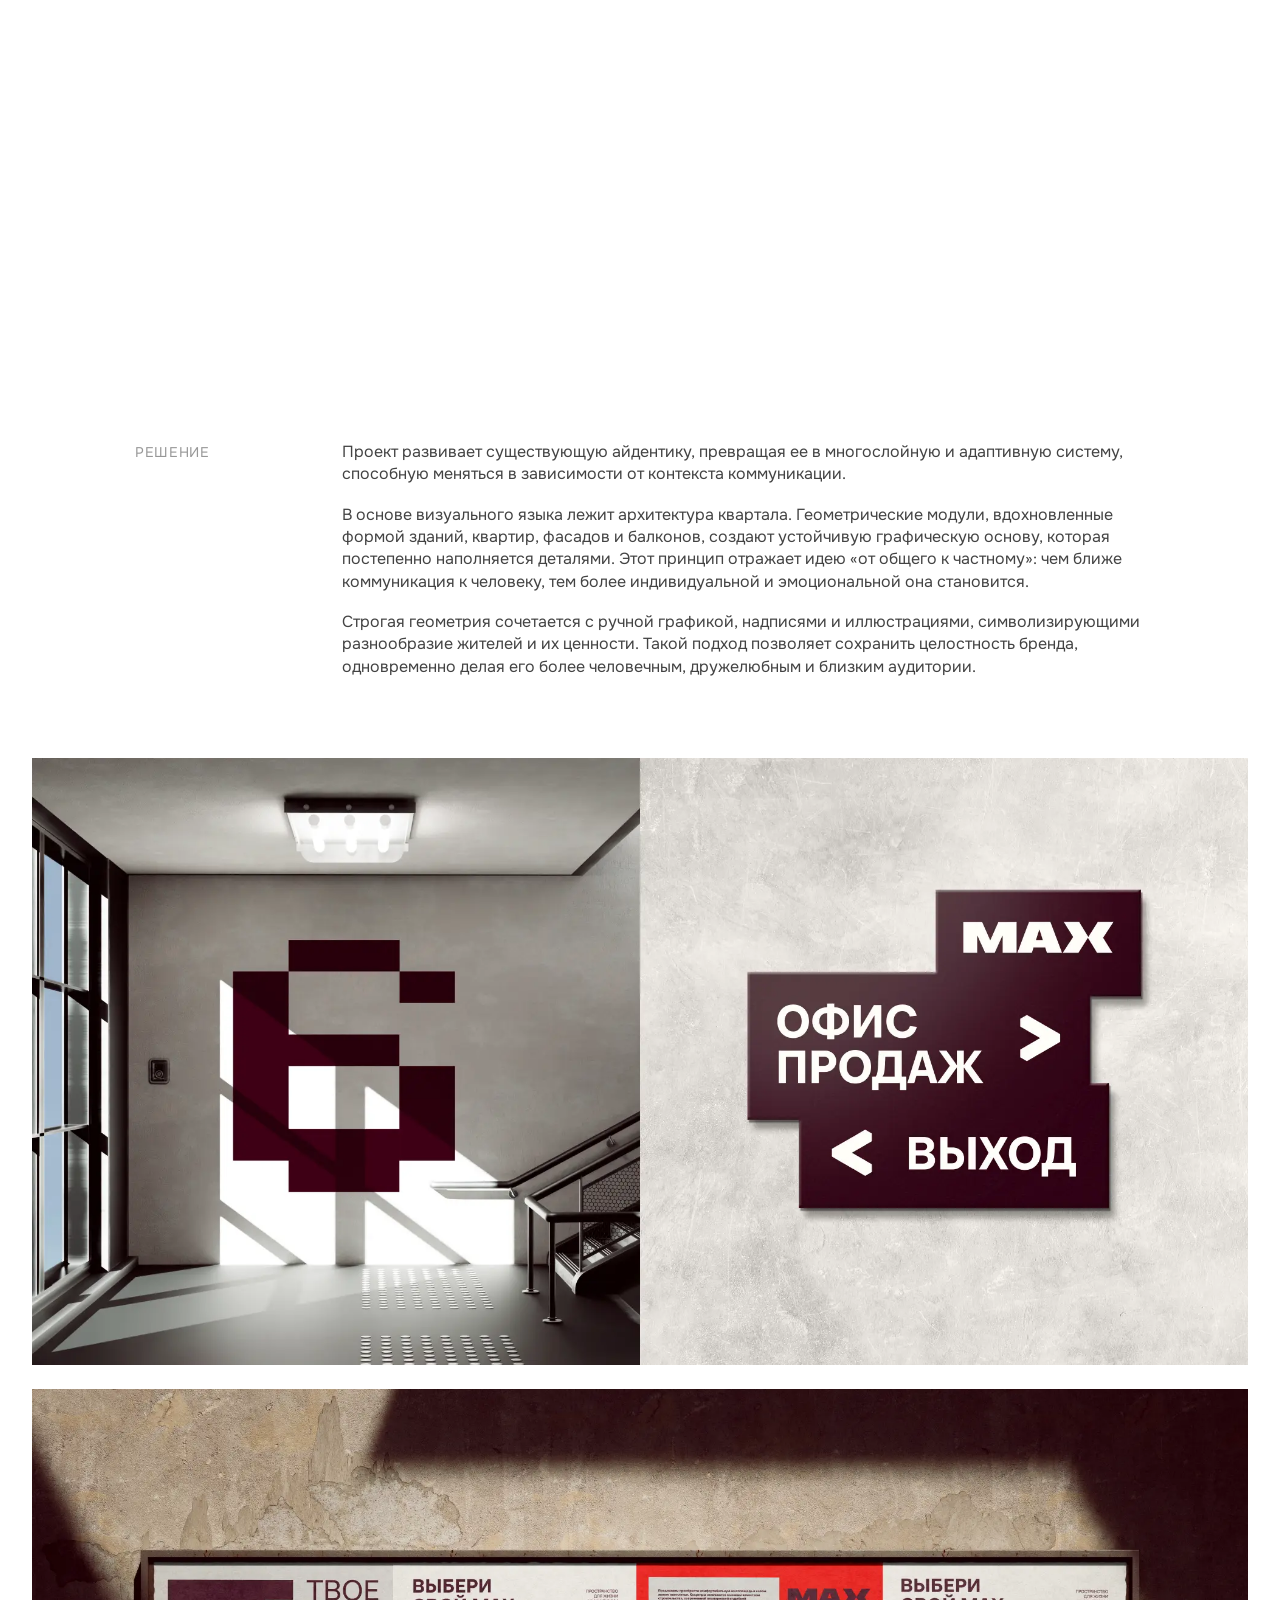
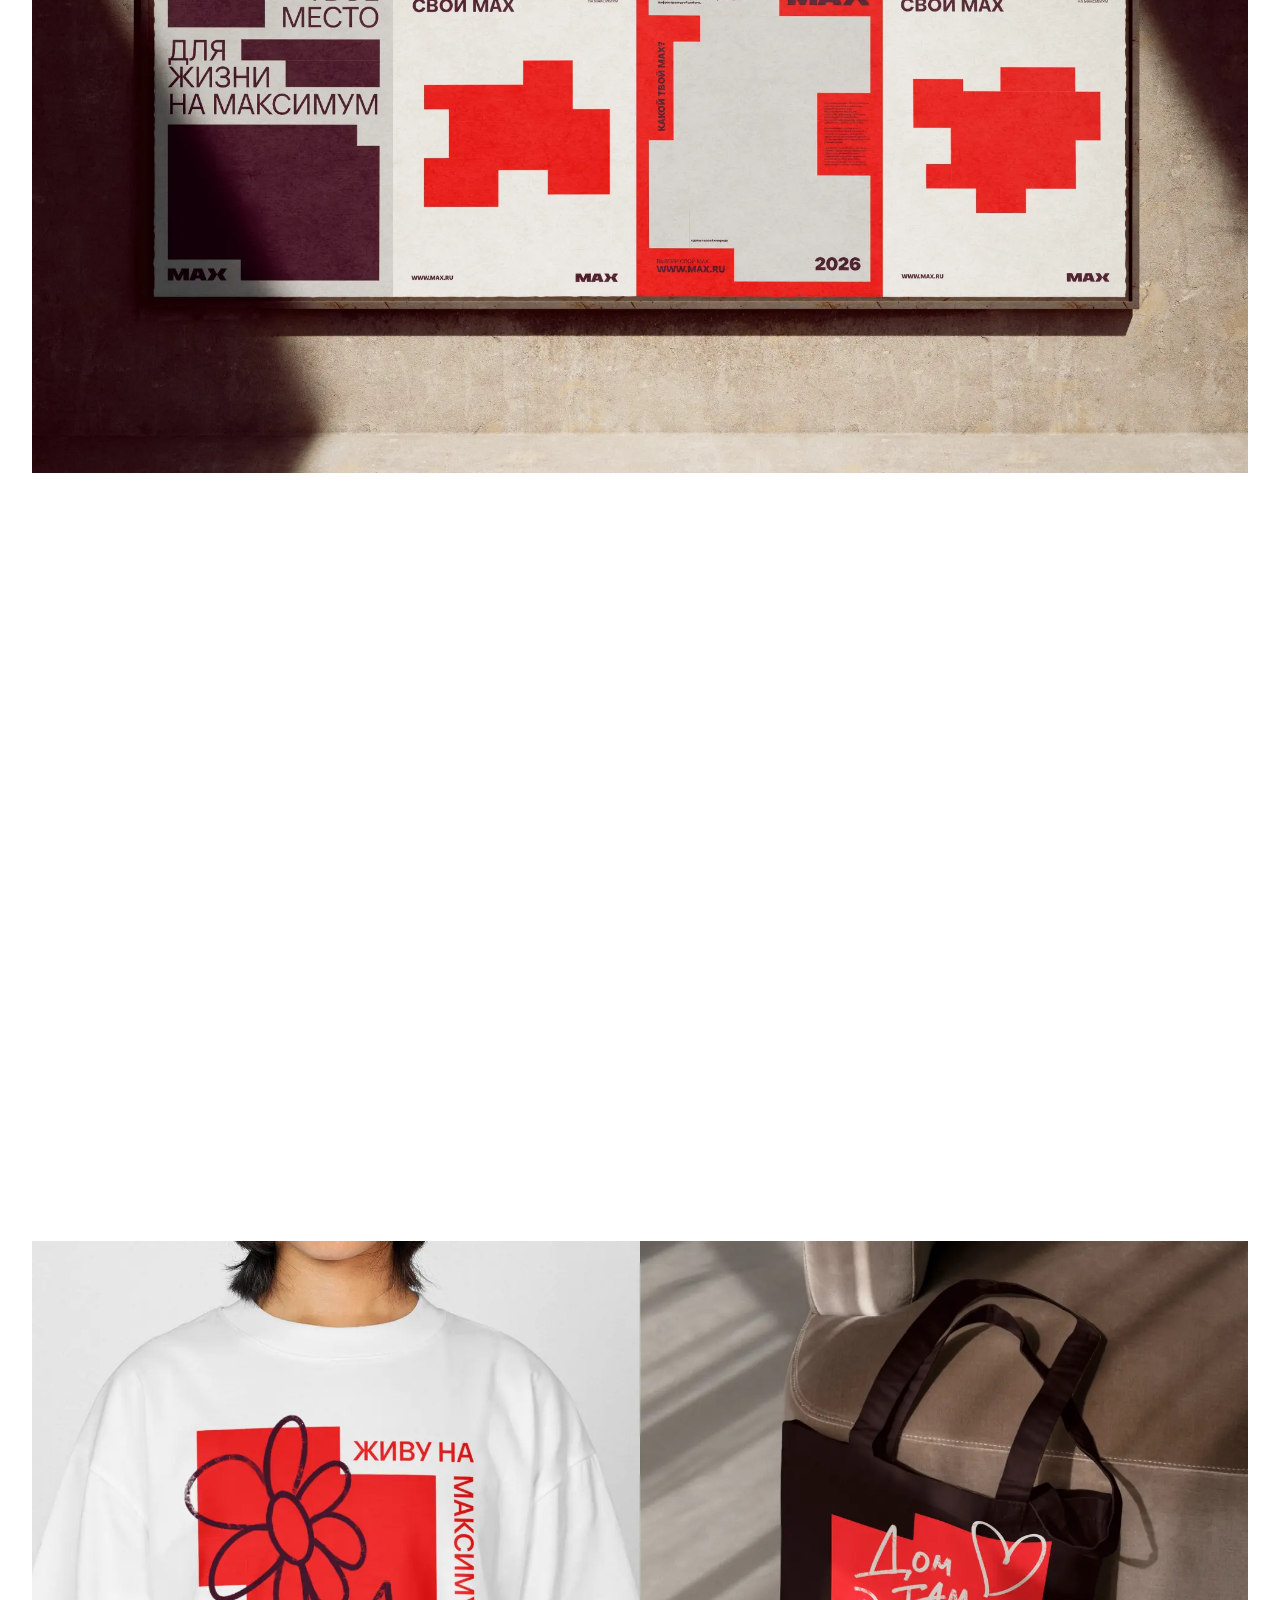
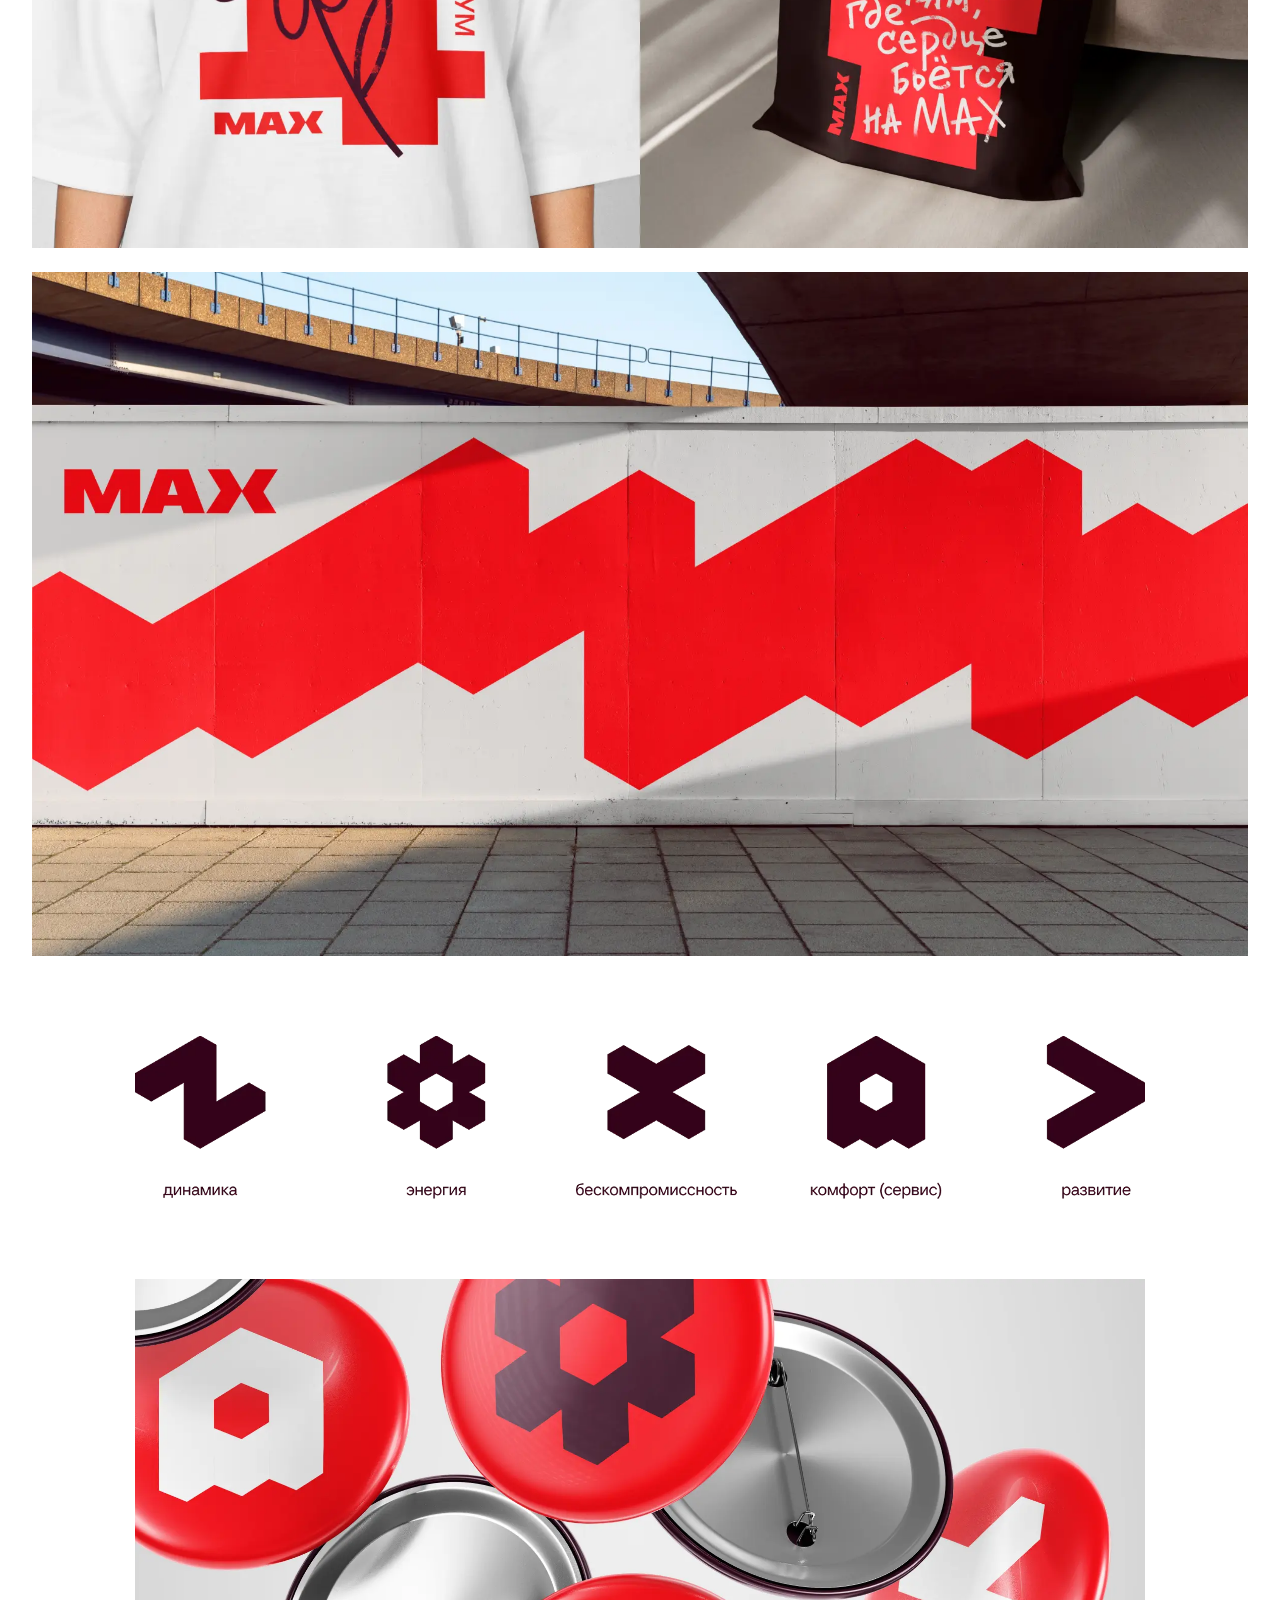
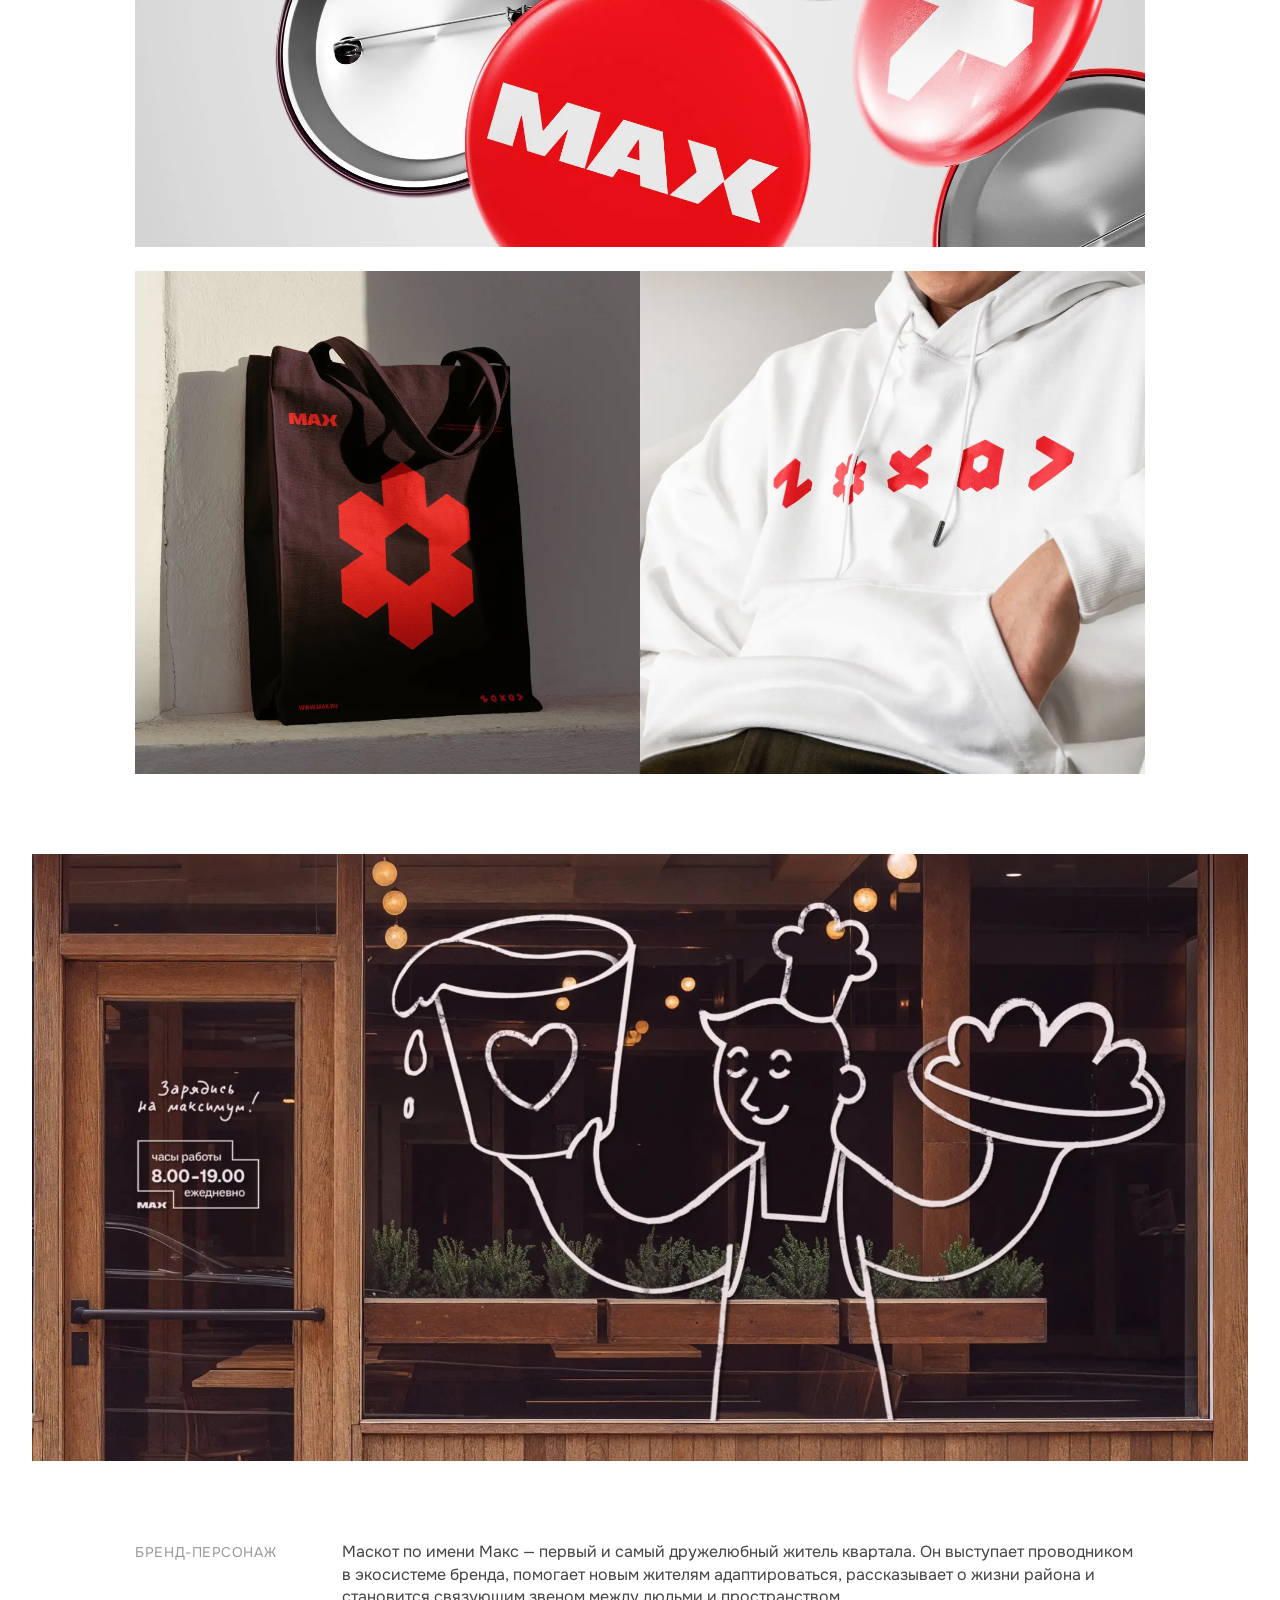
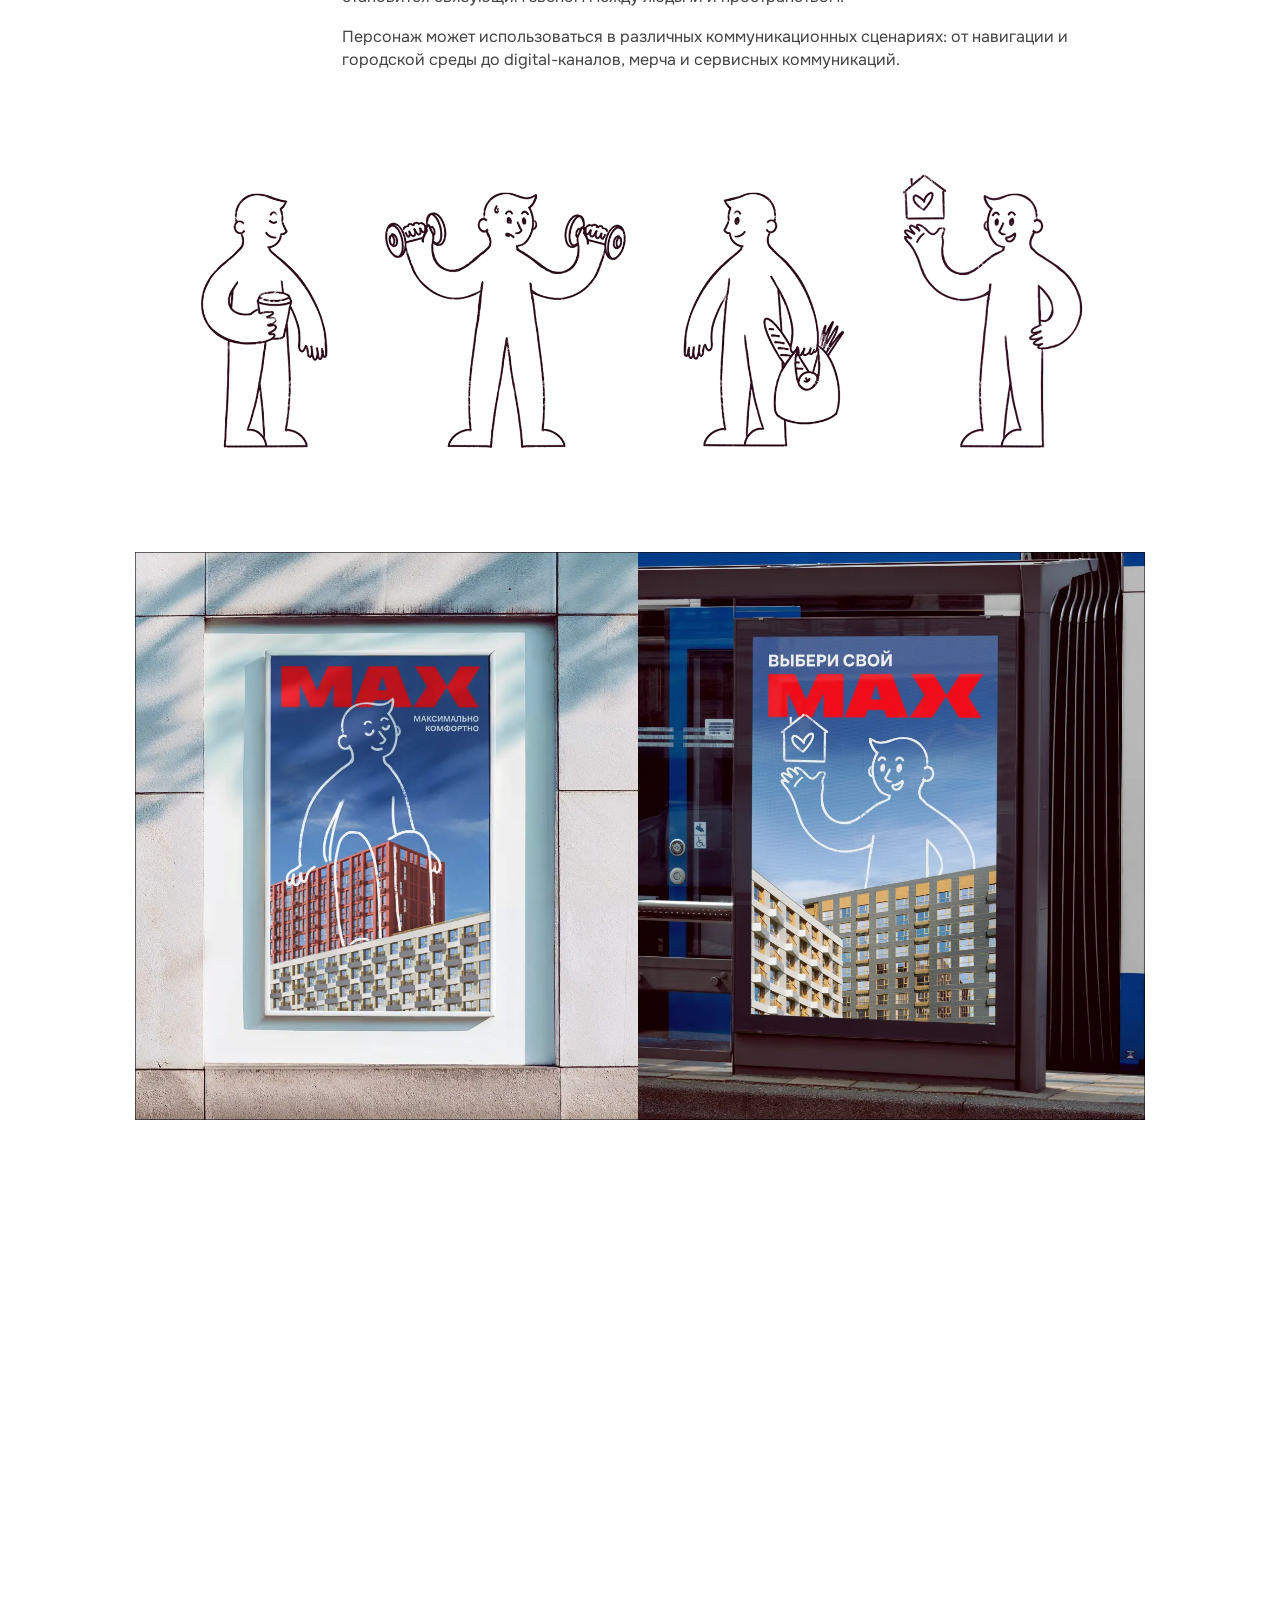
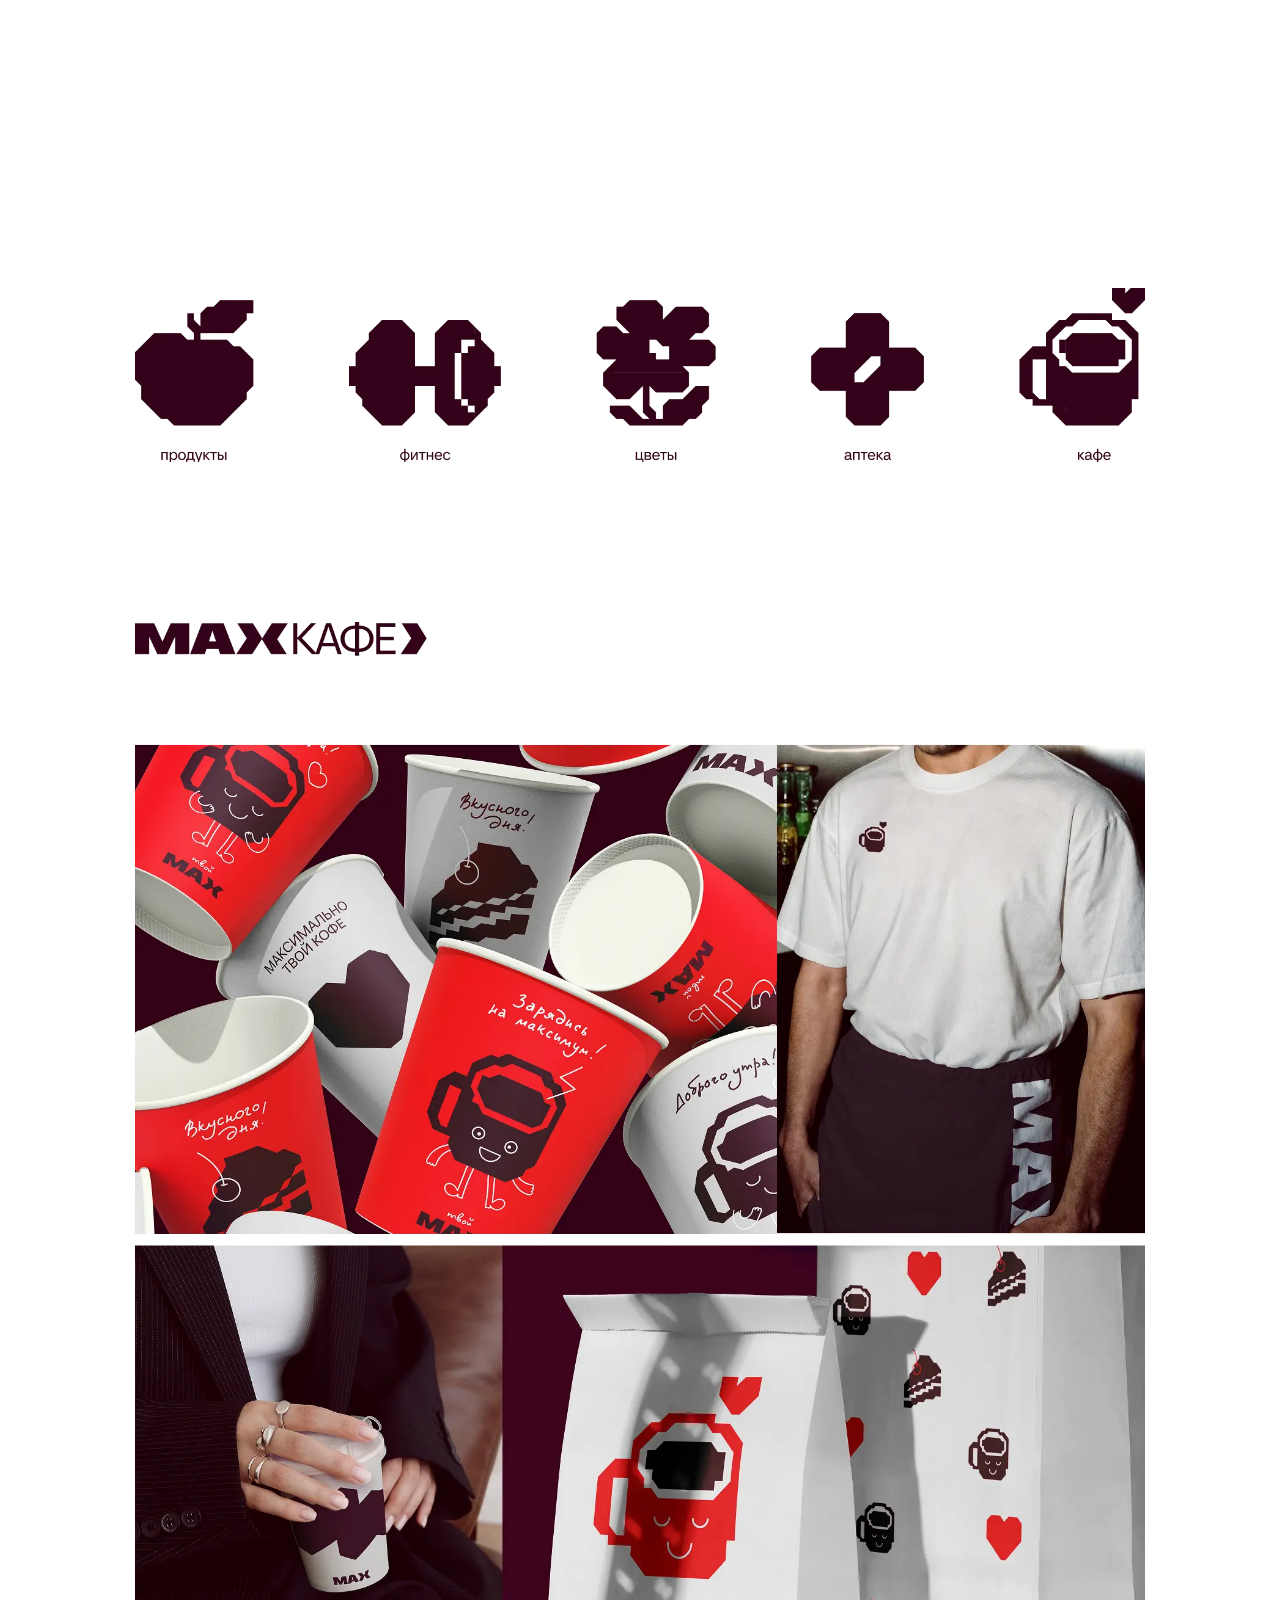
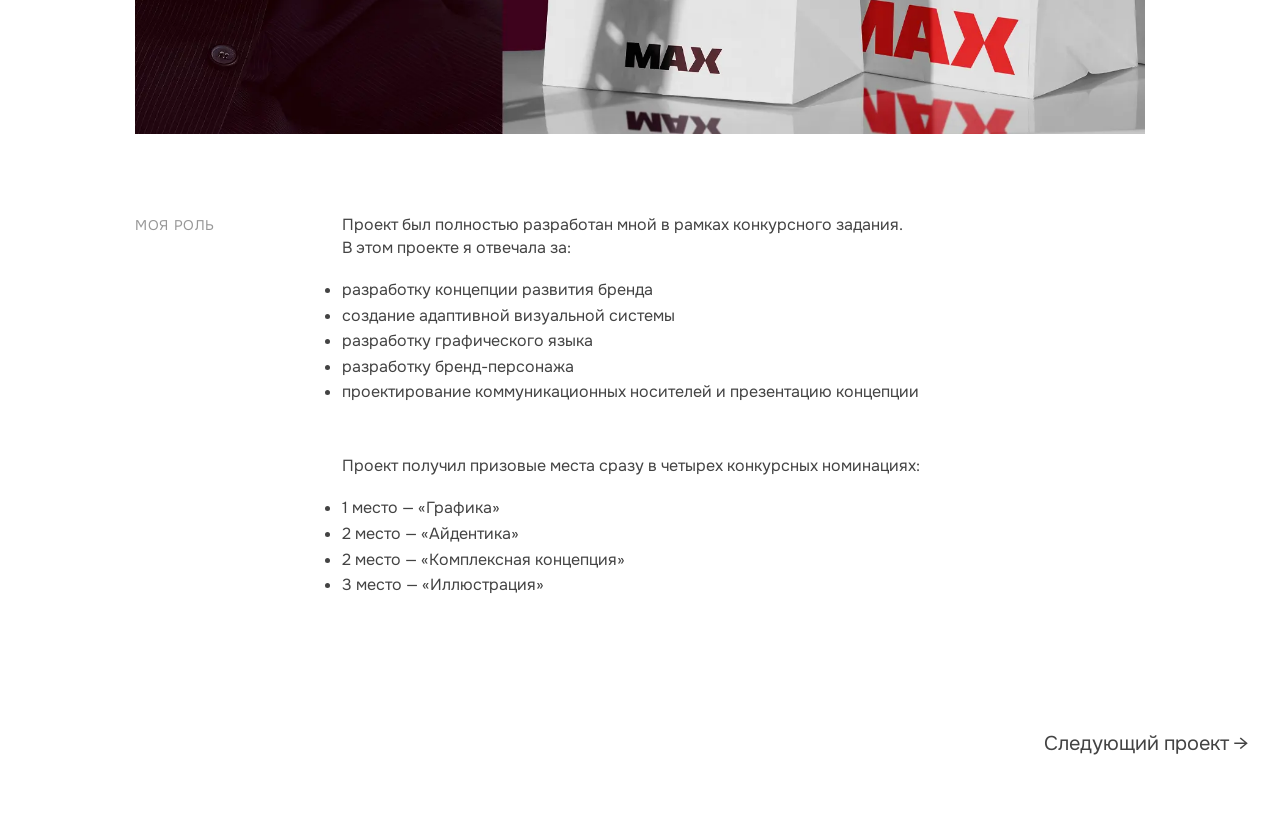
<file: projects/project-02.html>
<!DOCTYPE html>
<html lang="ru">

<head>

    <meta charset="UTF-8">

    <meta
        name="viewport"
        content="width=device-width, initial-scale=1.0"
    >

    <title>MAX</title>

    <link
        rel="preconnect"
        href="https://fonts.googleapis.com"
    >

    <link
        rel="preconnect"
        href="https://fonts.gstatic.com"
        crossorigin
    >

    <link
        href="https://fonts.googleapis.com/css2?family=Onest:wght@300;400;500;600&display=swap"
        rel="stylesheet"
    >

    <link
        rel="stylesheet"
        href="../css/style.css"
    >

</head>

<body>

    <header class="header">

        <div class="container">

            <div class="header-inner">

                <a
                    href="../index.html"
                    class="logo"
                >
                    КСЕНИЯ ШИРШОВА
                </a>

                <nav class="nav">

                    <a href="../about.html">Инфо</a>

                    <a href="../index.html#projects">Проекты</a>

<!-- 
                    <a href="fragments.html">
                        Фрагменты
                    </a>
-->

                    <a href="../index.html#contacts">Контакты</a>

                </nav>

                <button
                    class="burger"
                    id="burger"
                    aria-label="Открыть меню"
                >

                    <span></span>
                    <span></span>
                    <span></span>

                </button>

            </div>

        </div>

    </header>

    <!-- MOBILE MENU -->
    
    <div
        class="mobile-menu"
        id="mobileMenu"
    >

    <button
        class="mobile-close"
        id="mobileClose"
        aria-label="Закрыть меню"
    >

        <span></span>
        <span></span>
        <span></span>

    </button>

        <nav class="mobile-nav">

            <a href="../index.html">Главная</a>

            <a href="../about.html">Инфо</a>

            <a href="../index.html#projects">Проекты</a>

<!-- 
                    <a href="fragments.html">
                        Фрагменты
                    </a>
-->

            <a href="../index.html#contacts">Контакты</a>

        </nav>

    </div>

<main class="project-page">

    <!-- FULL IMAGE -->

    <section class="case-section">

        <div class="container">

            <div class="grid">

                <div class="case-image-full">

                    <img
                        src="../img/projects/project-02/01.webp"
                        alt=""
                    >

                </div>

            </div>

        </div>

    </section>

    <!-- HEADER -->

    <section class="project-header">

        <div class="container">

            <div class="grid">

                <div class="project-header-content">

                    <h1>
                        ЖК «МАХ»
                    </h1>

                    <p>
                        Конкурсная концепция развития фирменного стиля жилого квартала комфорт-класса MAX. Проект предлагает адаптивную визуальную систему, объединяющую айдентику, графику, коммуникацию и бренд-персонажа для создания более живого и персонализированного образа квартала.
                    </p>

                </div>

            </div>

        </div>

    </section>


    <!-- TEXT BLOCK -->

    <section class="case-section">

        <div class="container">

            <div class="grid">

                <div class="case-text">

                    <div class="case-tag">

                        Контекст

                    </div>

                    <div class="case-description">

                        <p>
                            В рамках конкурса участникам предлагалось разработать дизайн-решения, которые могли бы стать частью нового жилого квартала MAX — от навигации и городской графики до мерча и маркетинговых материалов.
                        </p>

                        <p>
                            Существующая айдентика бренда нуждалась в развитии: важно было сохранить ее минималистичный характер, одновременно сделав систему более гибкой, выразительной и адаптированной к различным сценариям коммуникации. Дополнительной задачей стало создание эмоциональной связи между брендом и жителями квартала.
                        </p>

                    </div>

                </div>

            </div>

        </div>

    </section>


    <!-- ВИДЕО -->

    <section class="case-section">

        <div class="container">

            <div class="grid">

            <div class="video-wrapper">

                <video
                    class="autoplay-video"
                    muted
                    loop
                    playsinline
                    preload="metadata"
                >

                    <source
                        src="../img/projects/project-02/01.mp4"
                        type="video/mp4"
                    >

                </video>

            </div>


            </div>

        </div>

    </section>


    <!-- TEXT -->

    <section class="case-section">

        <div class="container">

            <div class="grid">

                <div class="case-text">

                    <div class="case-tag">

                        Решение

                    </div>

                    <div class="case-description">

                        <p>
                            Проект развивает существующую айдентику, превращая ее в многослойную и адаптивную систему, способную меняться в зависимости от контекста коммуникации.
                        </p>
                         <p>
                            В основе визуального языка лежит архитектура квартала. Геометрические модули, вдохновленные формой зданий, квартир, фасадов и балконов, создают устойчивую графическую основу, которая постепенно наполняется деталями. Этот принцип отражает идею «от общего к частному»: чем ближе коммуникация к человеку, тем более индивидуальной и эмоциональной она становится.
                        </p>
                        <p>
                            Строгая геометрия сочетается с ручной графикой, надписями и иллюстрациями, символизирующими разнообразие жителей и их ценности. Такой подход позволяет сохранить целостность бренда, одновременно делая его более человечным, дружелюбным и близким аудитории.
                        </p>

                    </div>

                </div>

            </div>

        </div>

    </section>


    <!-- FULL IMAGE -->

    <section class="case-section">

        <div class="container">

            <div class="grid">

                <div class="case-image-full">

                    <img
                        src="../img/projects/project-02/02.webp"
                        alt=""
                    >

                </div>
                <div class="case-image-full">

                    <img
                        src="../img/projects/project-02/03.webp"
                        alt=""
                    >

                </div>

            </div>

        </div>

    </section>


    <!-- ВИДЕО -->

    <section class="case-section">

        <div class="container">

            <div class="grid">

            <div class="video-wrapper">

                <video
                    class="autoplay-video"
                    muted
                    loop
                    playsinline
                    preload="metadata"
                >

                    <source
                        src="../img/projects/project-02/02.mp4"
                        type="video/mp4"
                    >

                </video>

            </div>


            </div>

        </div>

    </section>


    <!-- FULL IMAGE -->

    <section class="case-section">

        <div class="container">

            <div class="grid">

                <div class="case-image-full">

                    <img
                        src="../img/projects/project-02/04.webp"
                        alt=""
                    >

                </div>
                <div class="case-image-full">

                    <img
                        src="../img/projects/project-02/05.webp"
                        alt=""
                    >

                </div>
            </div>

        </div>

    </section>


    <!-- IMAGE 10 COL -->

    <section class="case-section">

        <div class="container">

            <div class="grid">

                <div class="case-image-medium">

                    <img
                        src="../img/projects/project-02/06.webp"
                        alt=""
                    >

                </div>

            </div>

        </div>

    </section>


    <!-- IMAGE 10 COL -->

    <section class="case-section">

        <div class="container">

            <div class="grid">

                <div class="case-image-medium">

                    <img
                        src="../img/projects/project-02/07.webp"
                        alt=""
                    >

                </div>

                <div class="case-image-medium">

                    <img
                        src="../img/projects/project-02/08.webp"
                        alt=""
                    >

                </div>

            </div>

        </div>

    </section>


    <!-- FULL IMAGE -->

    <section class="case-section">

        <div class="container">

            <div class="grid">

                <div class="case-image-full">

                    <img
                        src="../img/projects/project-02/09.webp"
                        alt=""
                    >

                </div>

            </div>

        </div>

    </section>


    <!-- TEXT -->

    <section class="case-section">

        <div class="container">

            <div class="grid">

                <div class="case-text">

                    <div class="case-tag">

                        Бренд-персонаж

                    </div>

                    <div class="case-description">

                        <p>
                            Маскот по имени Макс — первый и самый дружелюбный житель квартала. Он выступает проводником в экосистеме бренда, помогает новым жителям адаптироваться, рассказывает о жизни района и становится связующим звеном между людьми и пространством.
                        </p>
                        <p>
                            Персонаж может использоваться в различных коммуникационных сценариях: от навигации и городской среды до digital-каналов, мерча и сервисных коммуникаций.
                        </p>
                    </div>

                </div>

            </div>

        </div>

    </section>


    <!-- IMAGE 10 COL -->    

    <section class="case-section">

        <div class="container">

            <div class="grid">

                <div class="case-image-medium">

                    <img
                        src="../img/projects/project-02/10.webp"
                        alt=""
                    >

                </div>

            </div>

        </div>

    </section>

    <section class="case-section">

        <div class="container">

            <div class="grid">

                <div class="case-image-medium">

                    <img
                        src="../img/projects/project-02/11.webp"
                        alt=""
                    >

                </div>

            </div>

        </div>

    </section>


    <!-- ВИДЕО -->

    <section class="case-section">

        <div class="container">

            <div class="grid">

            <div class="video-wrapper">

                <video
                    class="autoplay-video"
                    muted
                    loop
                    playsinline
                    preload="metadata"
                >

                    <source
                        src="../img/projects/project-02/03.mp4"
                        type="video/mp4"
                    >

                </video>

            </div>


            </div>

        </div>

    </section>


    <!-- IMAGE 10 COL -->    

    <section class="case-section">

        <div class="container">

            <div class="grid">

                <div class="case-image-medium">

                    <img
                        src="../img/projects/project-02/12.webp"
                        alt=""
                    >

                </div>

            </div>

        </div>

    </section>
        <section class="case-section">

        <div class="container">

            <div class="grid">

                <div class="case-image-medium">



                </div>

            </div>

        </div>

    </section>

    <section class="case-section">

        <div class="container">

            <div class="grid">

                <div class="case-image-medium">

                    <img
                        src="../img/projects/project-02/13.webp"
                        alt=""
                    >

                </div>

            </div>

        </div>

    </section>


    <!-- TEXT -->

    <section class="case-section">

        <div class="container">

            <div class="grid">

                <div class="case-text">

                    <div class="case-tag">

                        Моя роль

                    </div>

                    <div class="case-description">

                        <p>
                            Проект был полностью разработан мной в рамках конкурсного задания.<br/> 
                            В этом проекте я отвечала за:<br/> 
                            <ul>
                            
                            <li>разработку концепции развития бренда</li>
                            <li>создание адаптивной визуальной системы</li>
                            <li>разработку графического языка</li>
                            <li>разработку бренд-персонажа</li>
                            <li>проектирование коммуникационных носителей и презентацию концепции</li>
                            </ul><br/> 
                        </p>
                        <p>
                            Проект получил призовые места сразу в четырех конкурсных номинациях:<br/> 
                            <ul>
                            
                            <li>1 место — «Графика»</li>
                            <li>2 место — «Айдентика»</li>
                            <li>2 место — «Комплексная концепция»</li>
                            <li>3 место — «Иллюстрация»</li>
                            </ul>
                        </p>
                    </div>

                </div>

            </div>

        </div>

    </section>


    <section class="project-next">

        <div class="container">

            <a href="project-06.html">

                Следующий проект →

            </a>

        </div>

    </section>

</main>

    <script src="../js/script.js"></script>

</body>

</html>
</file>
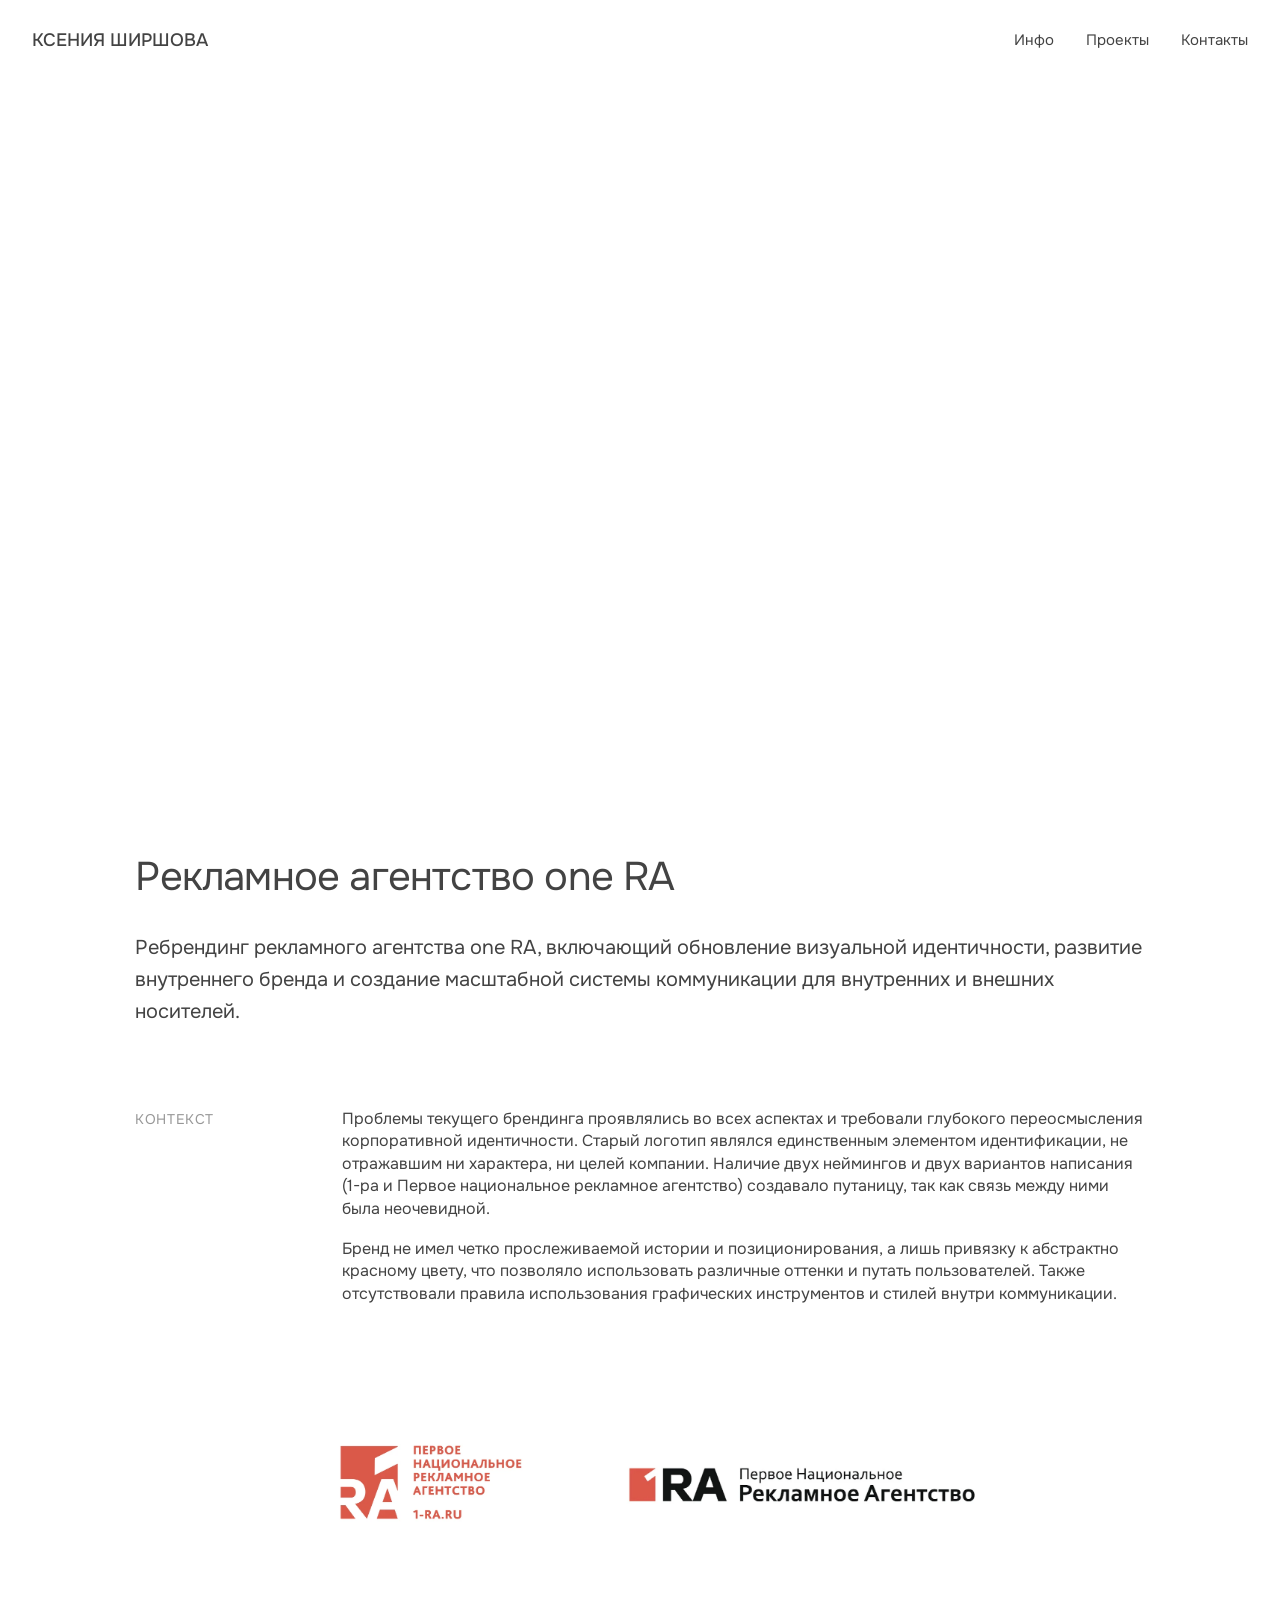
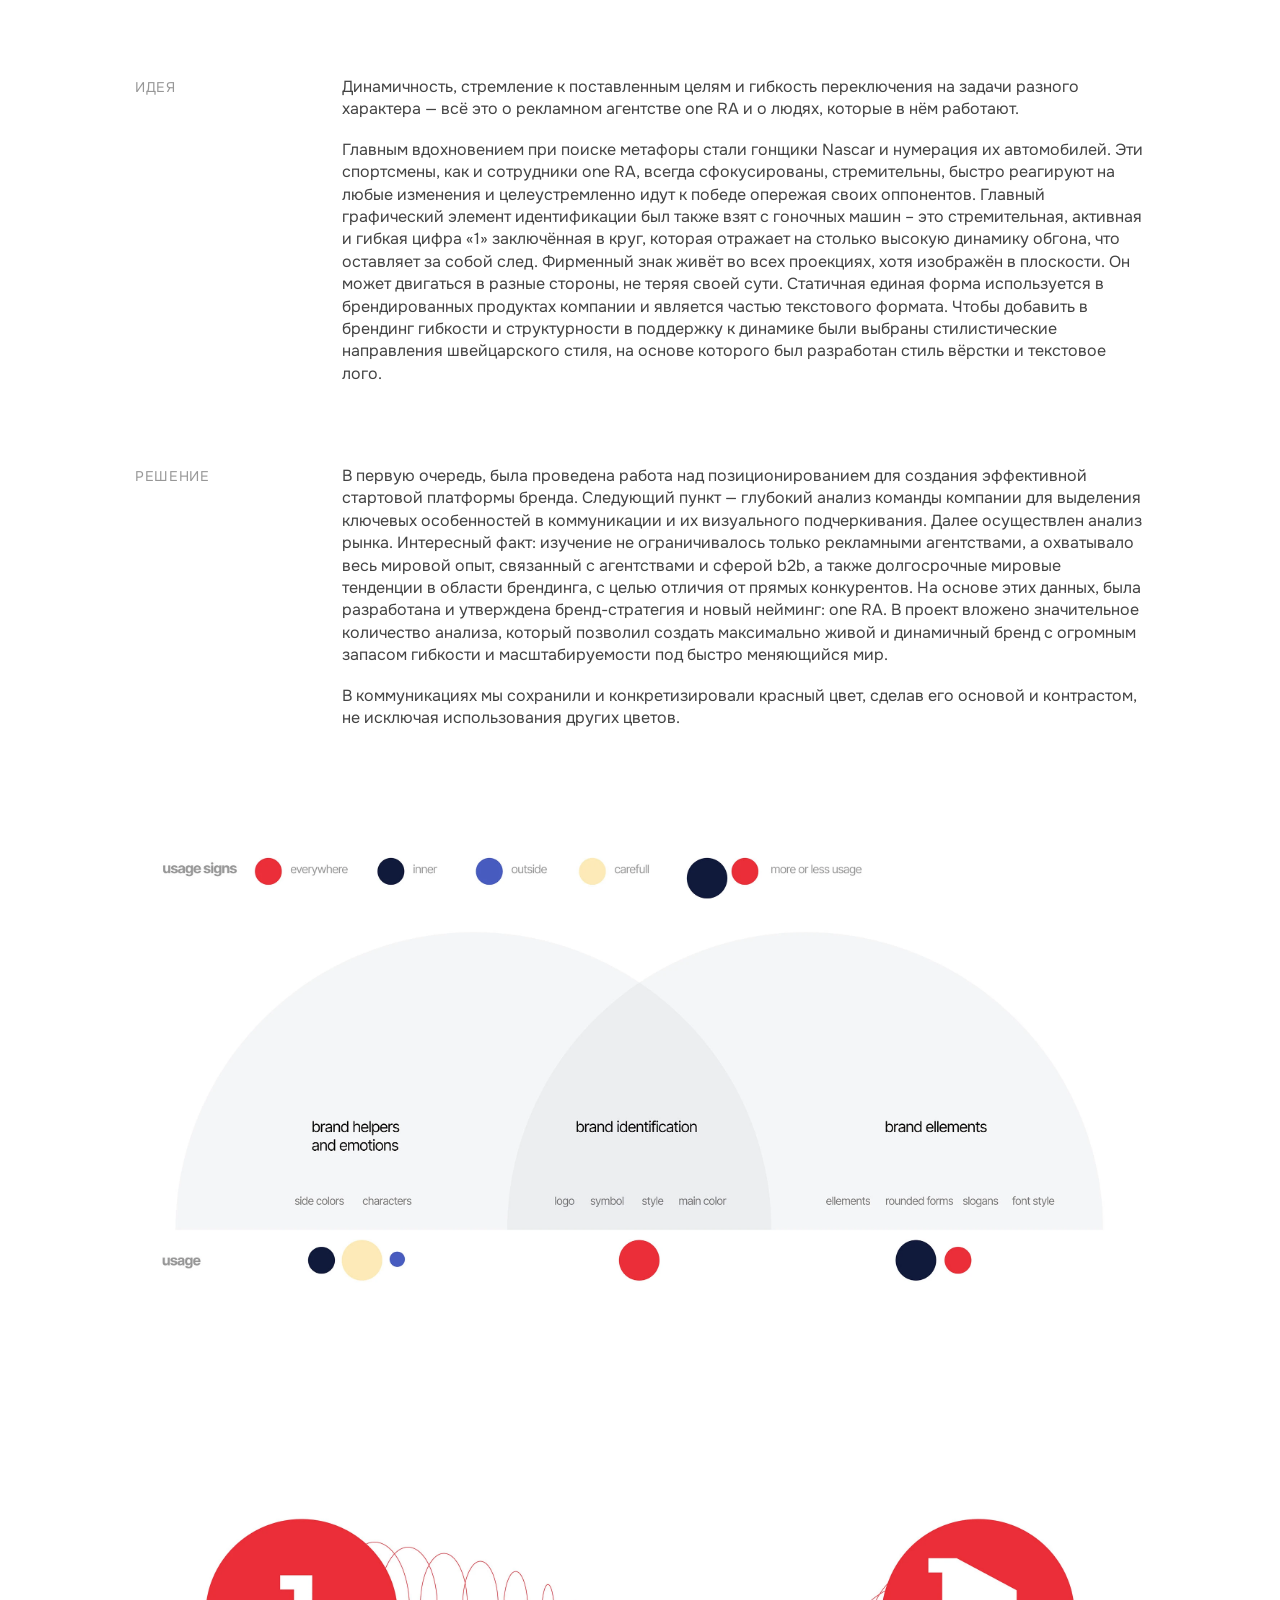
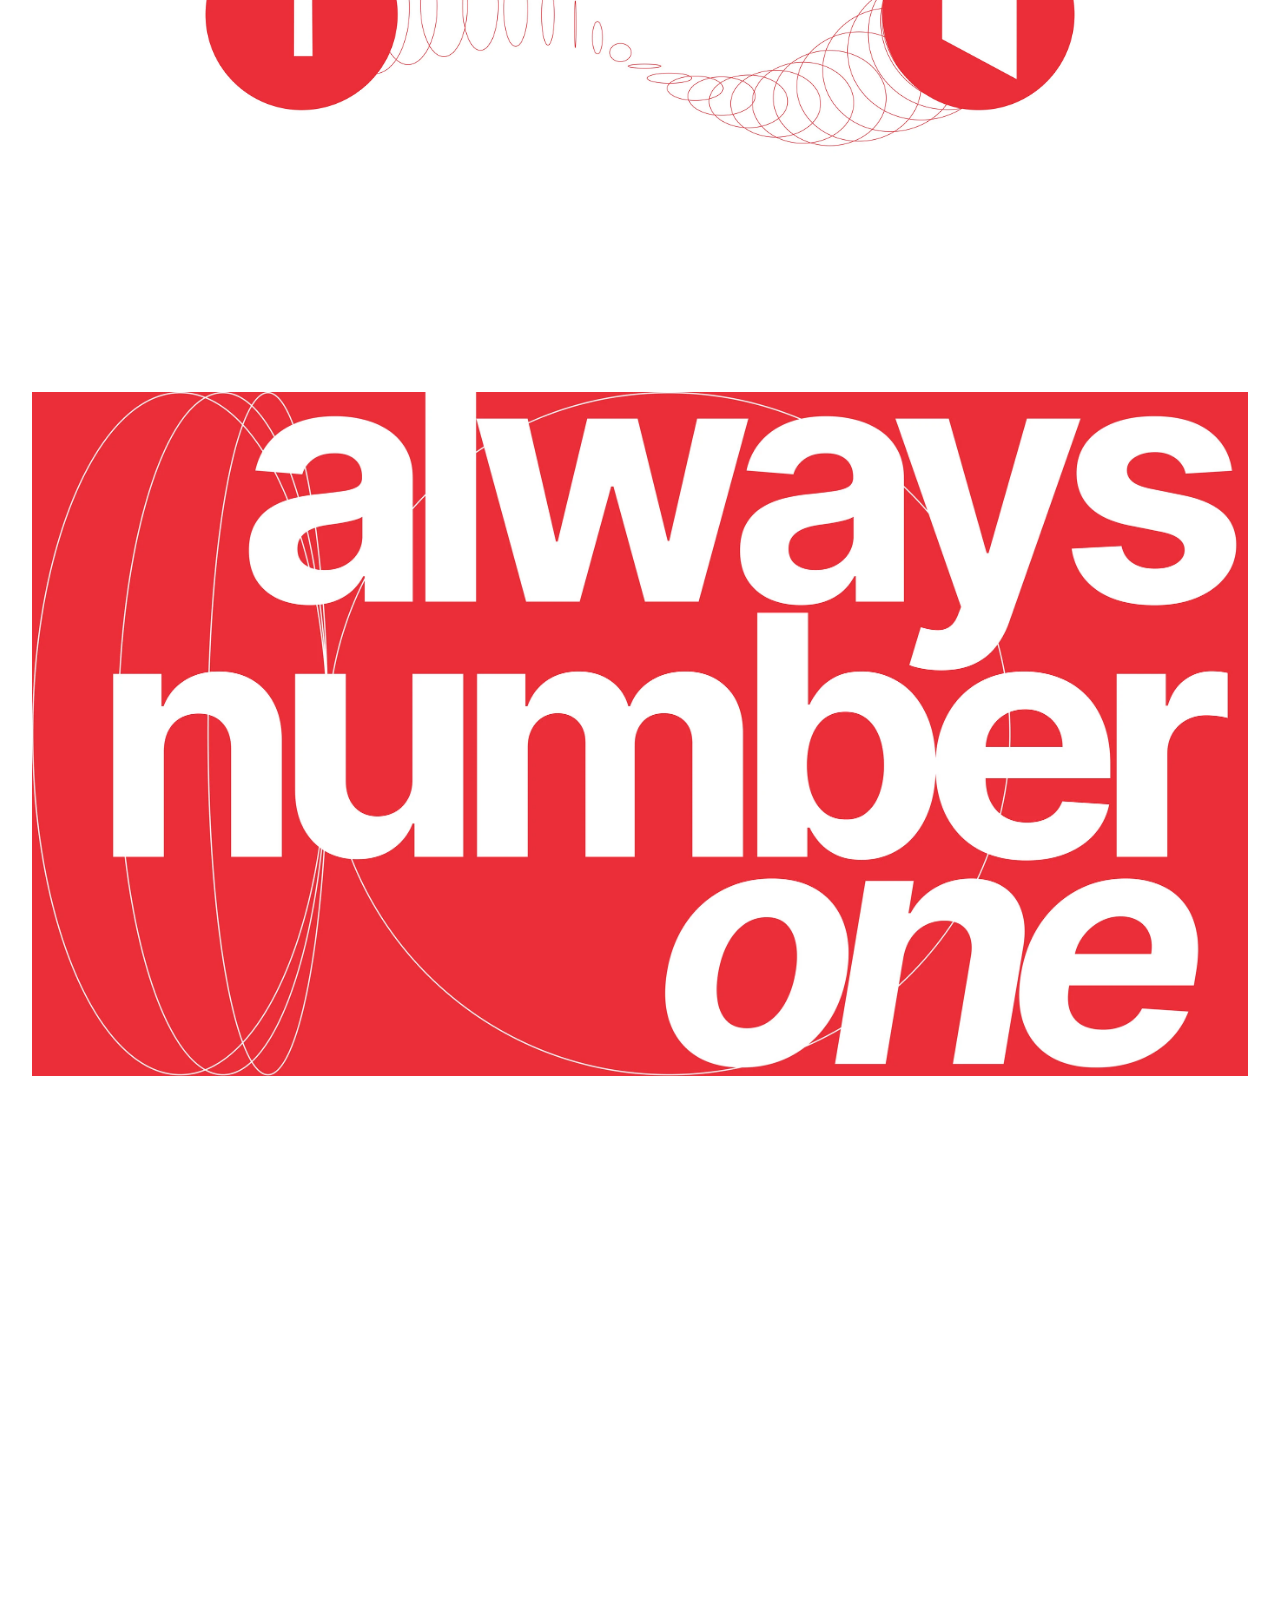
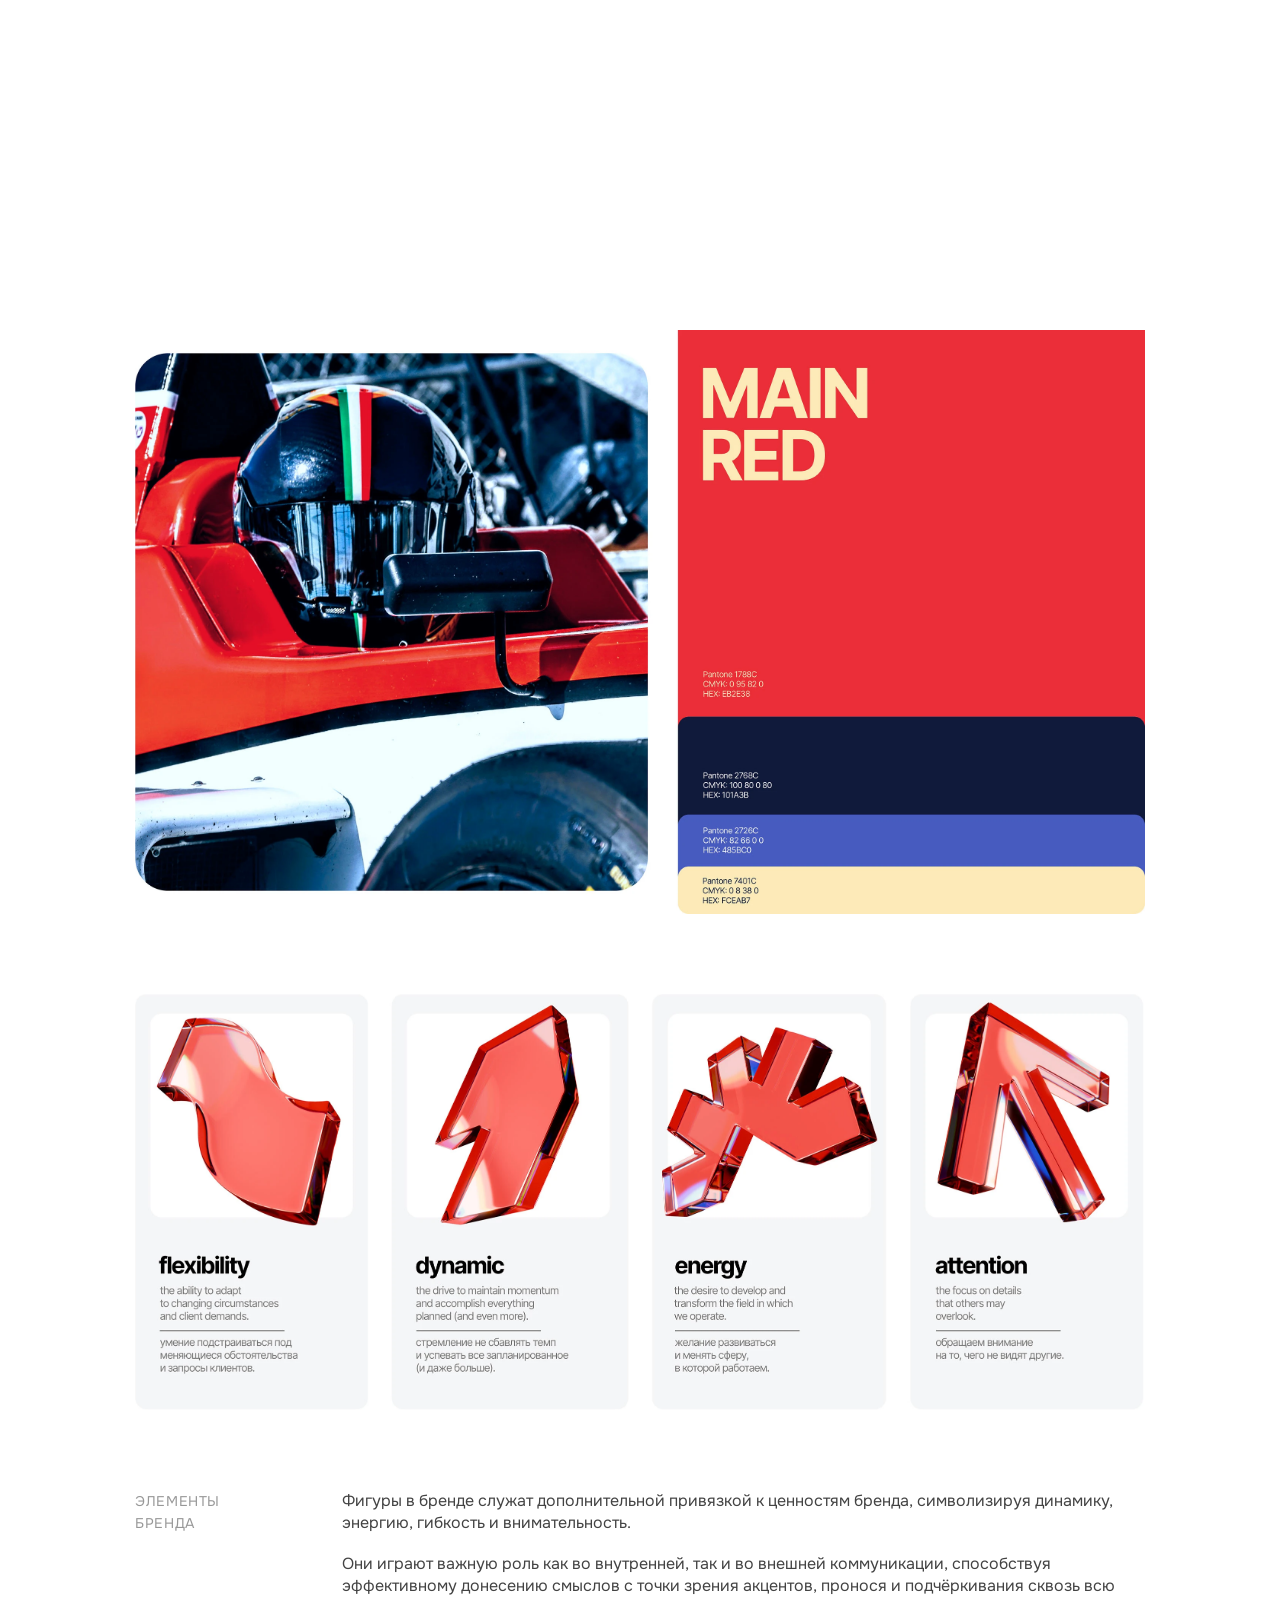
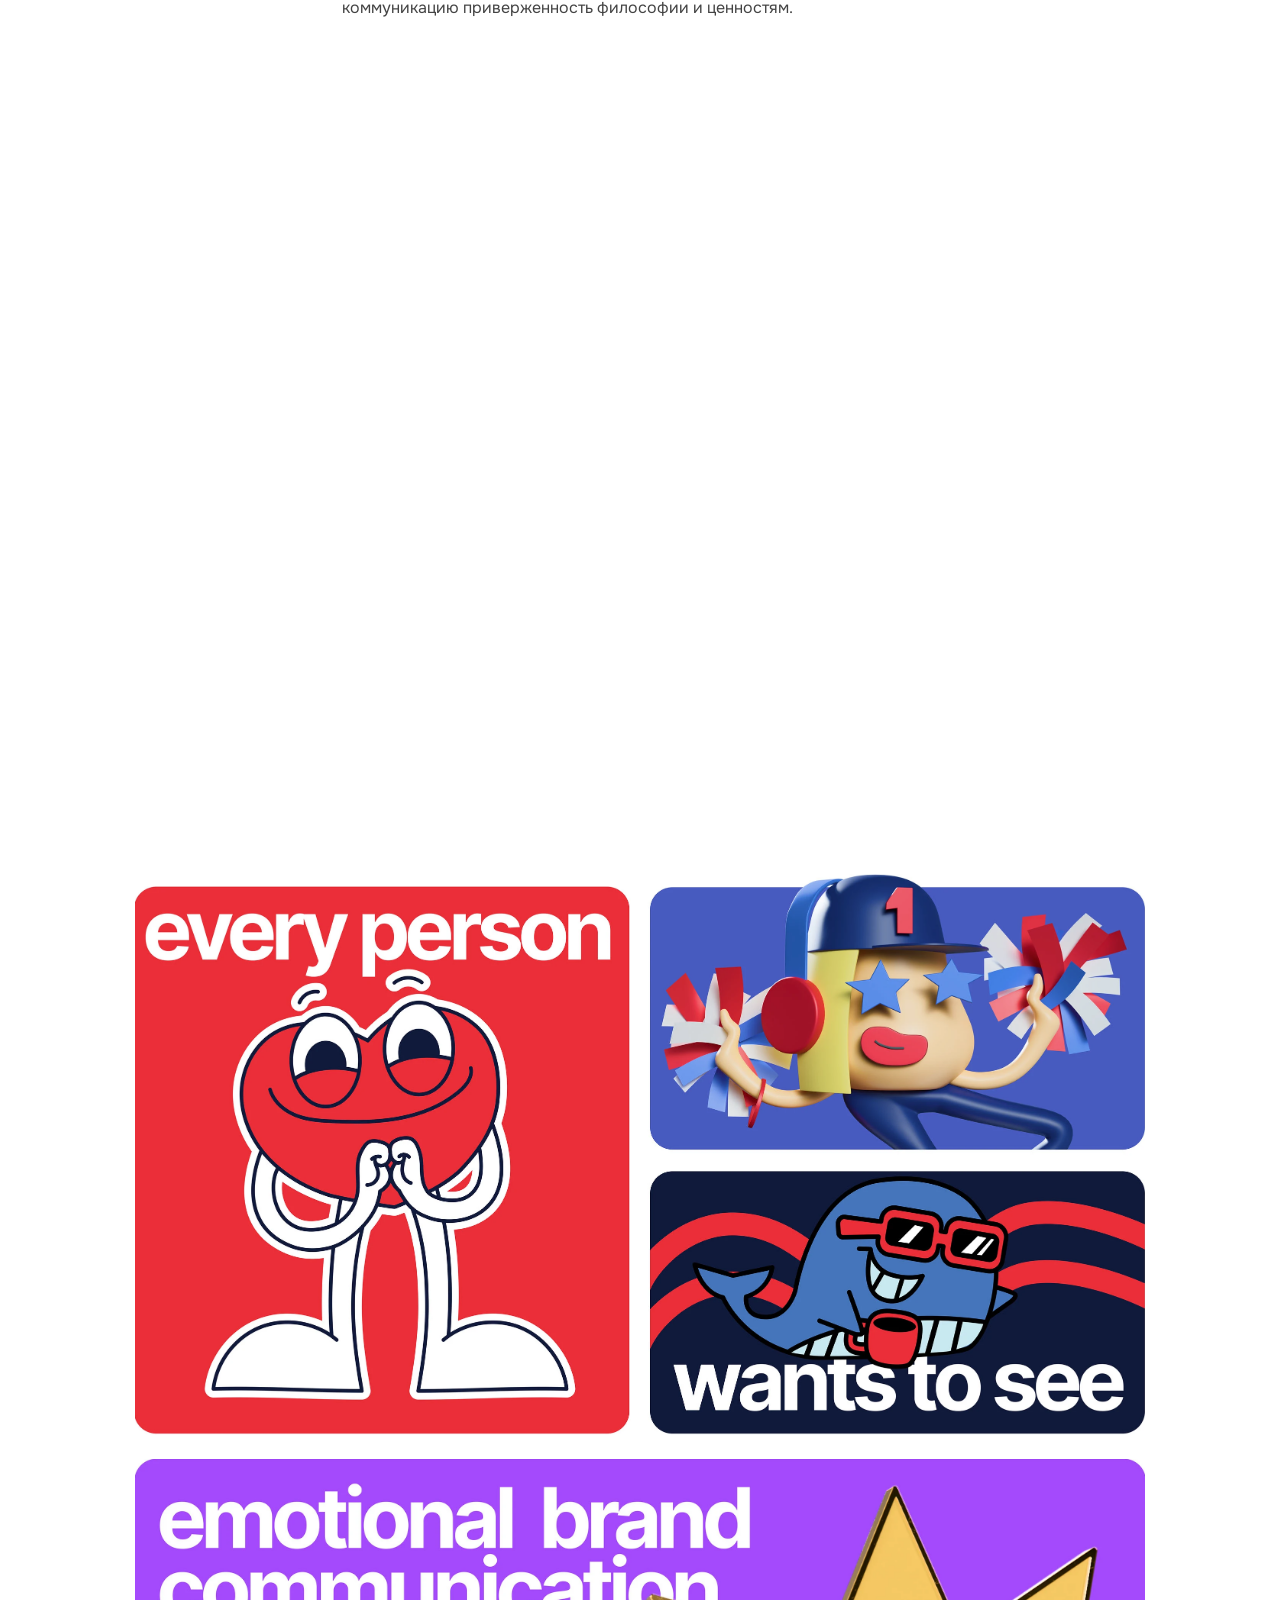
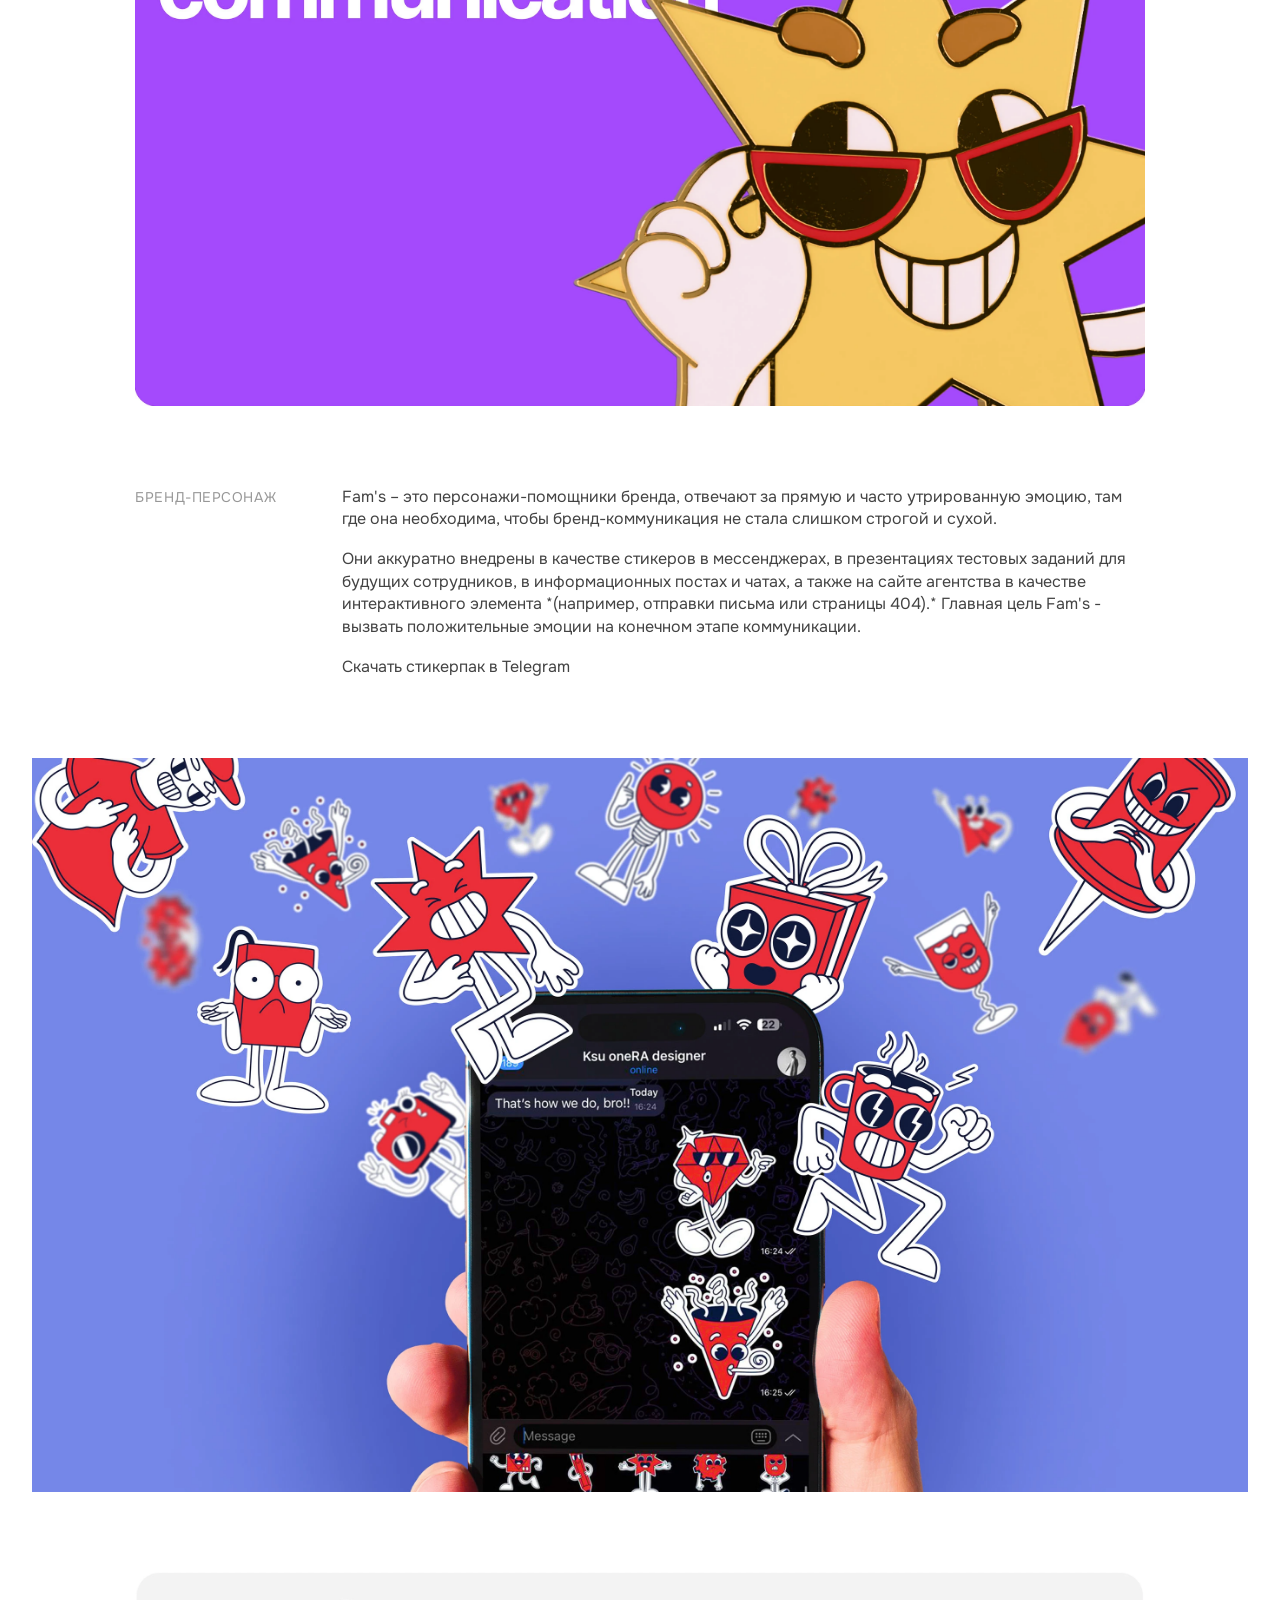
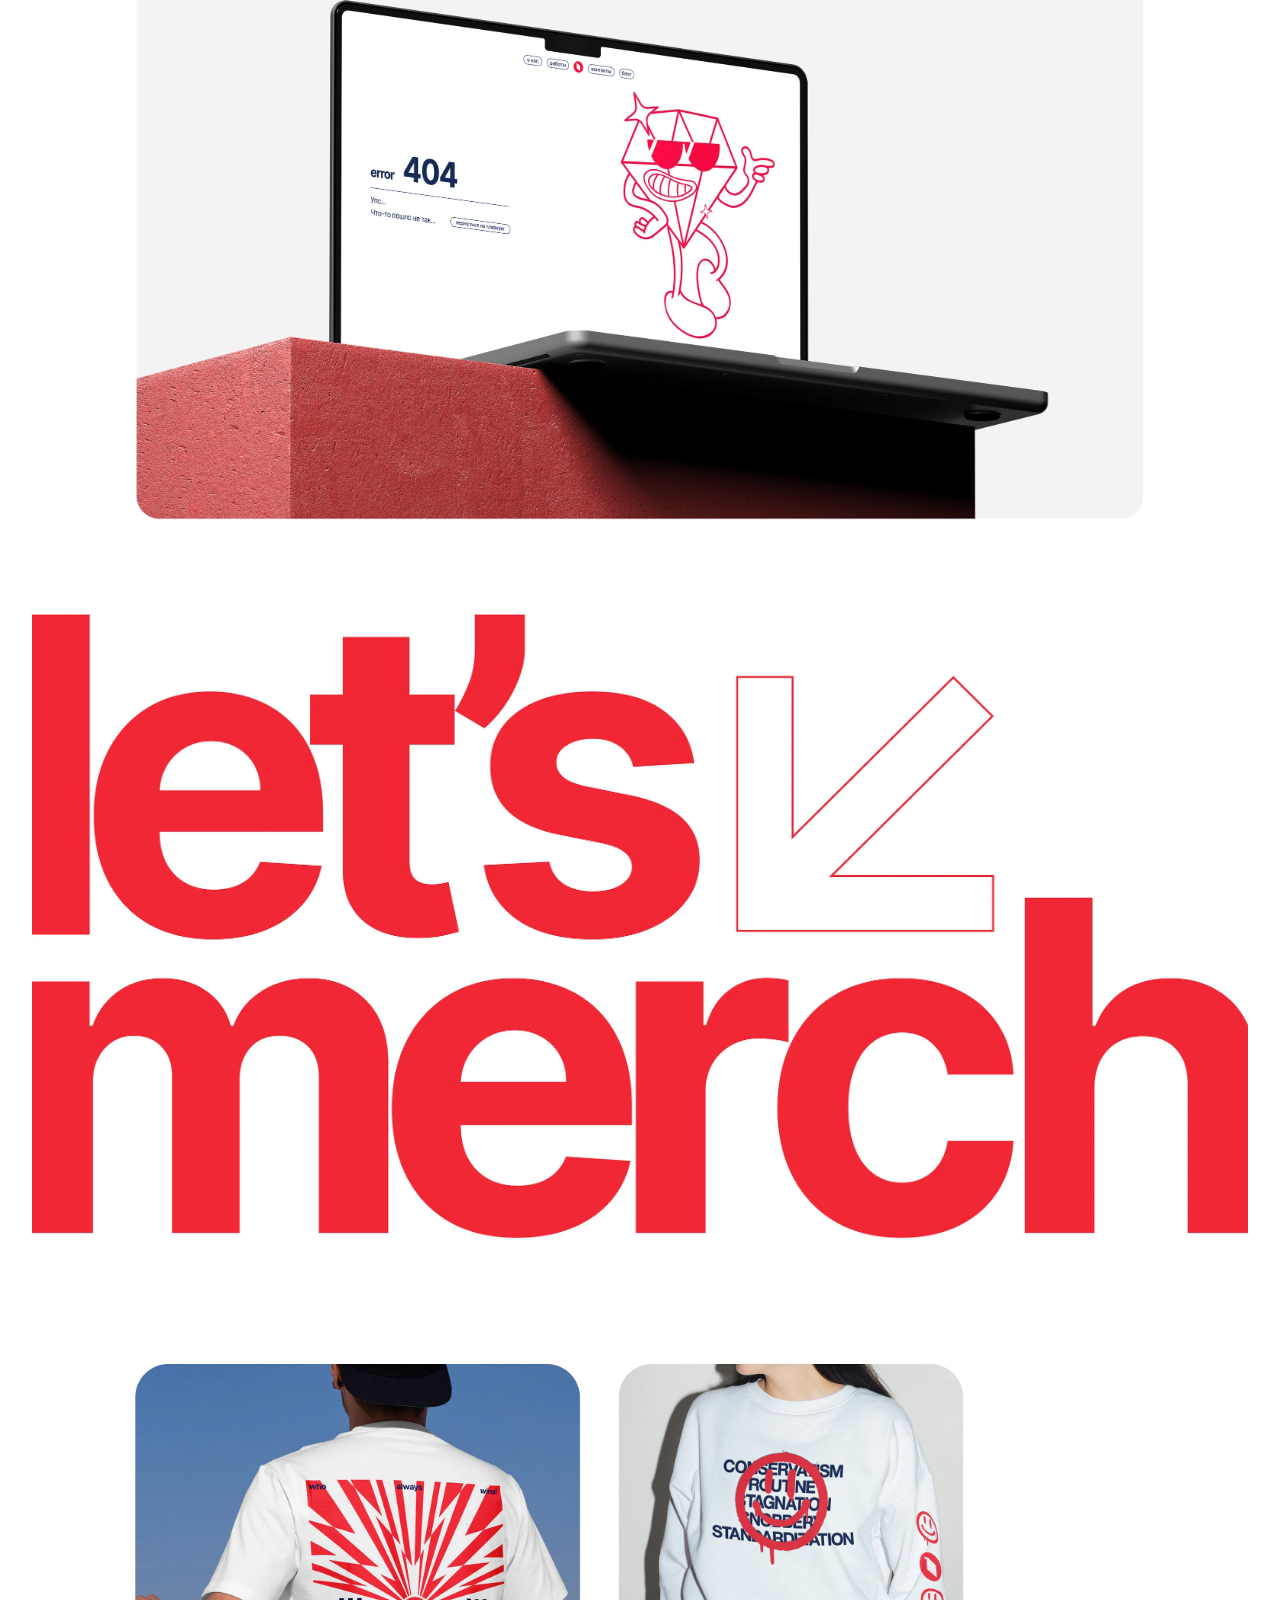
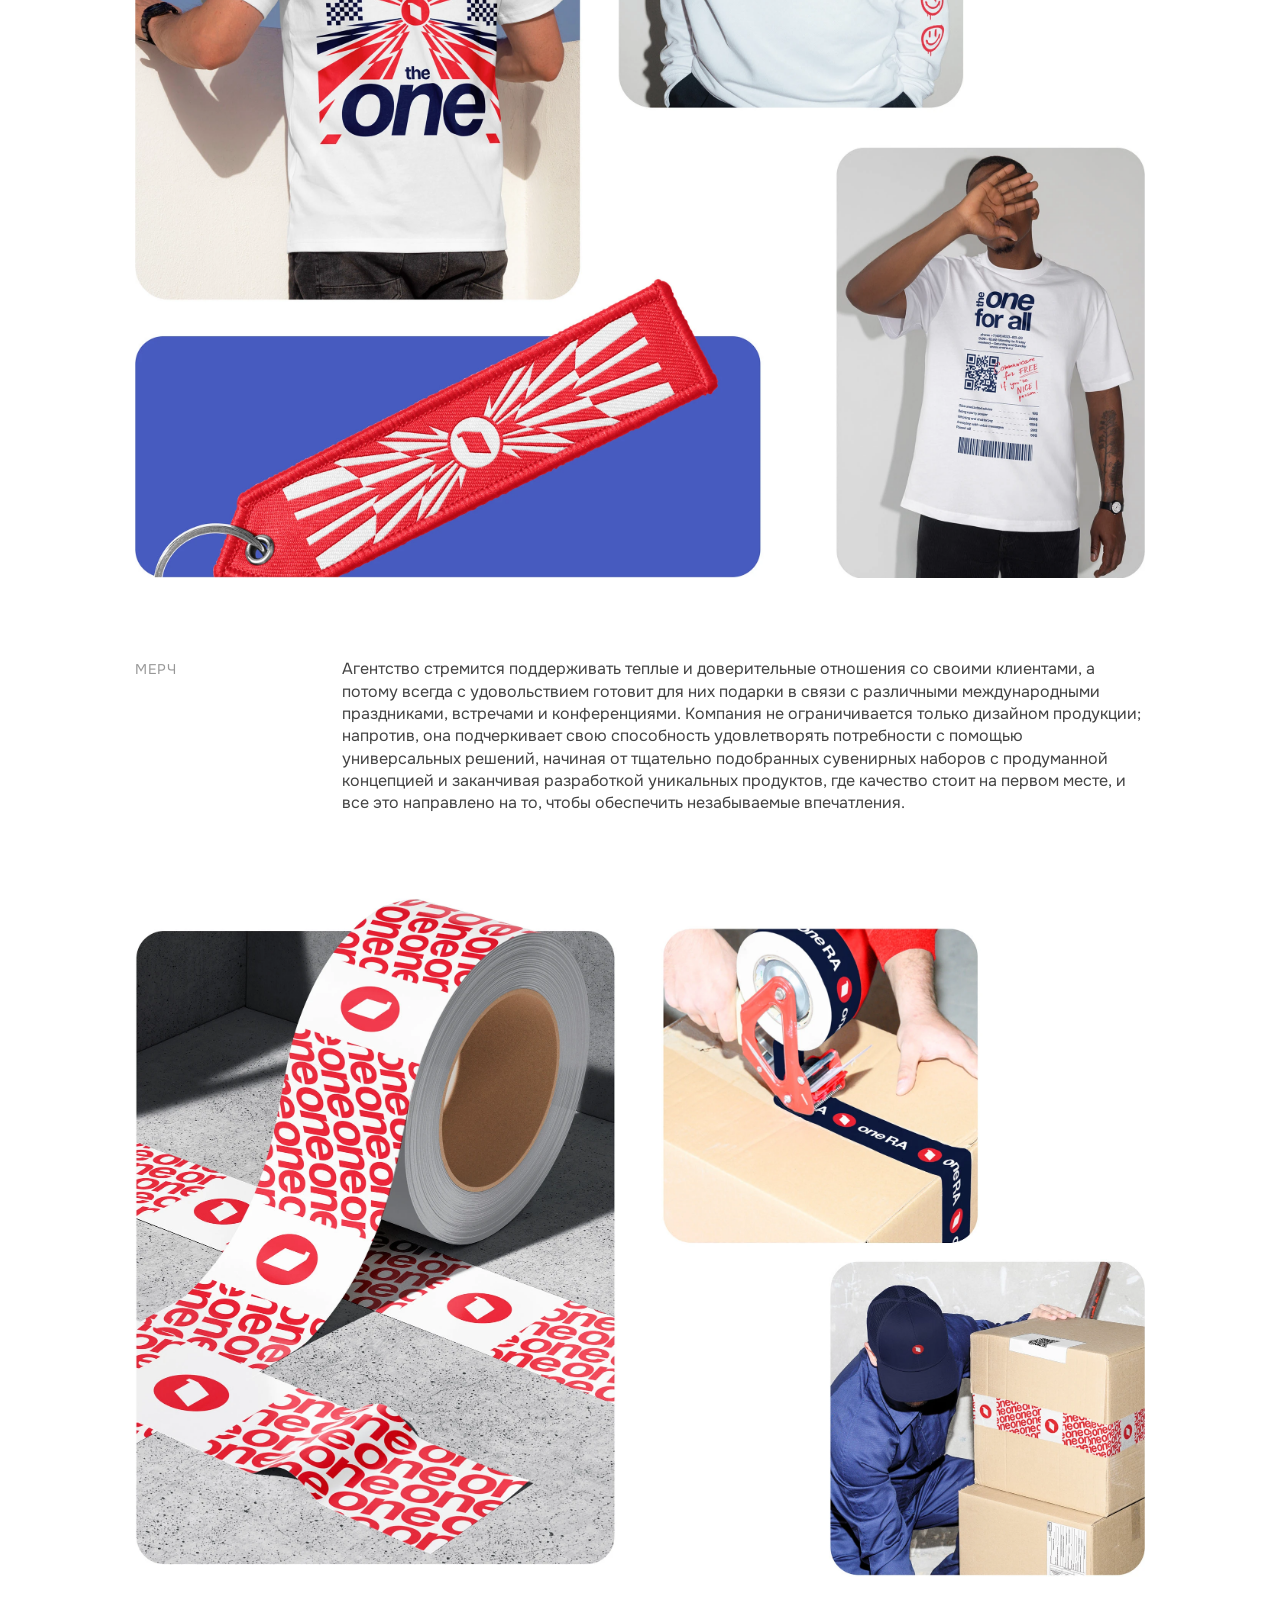
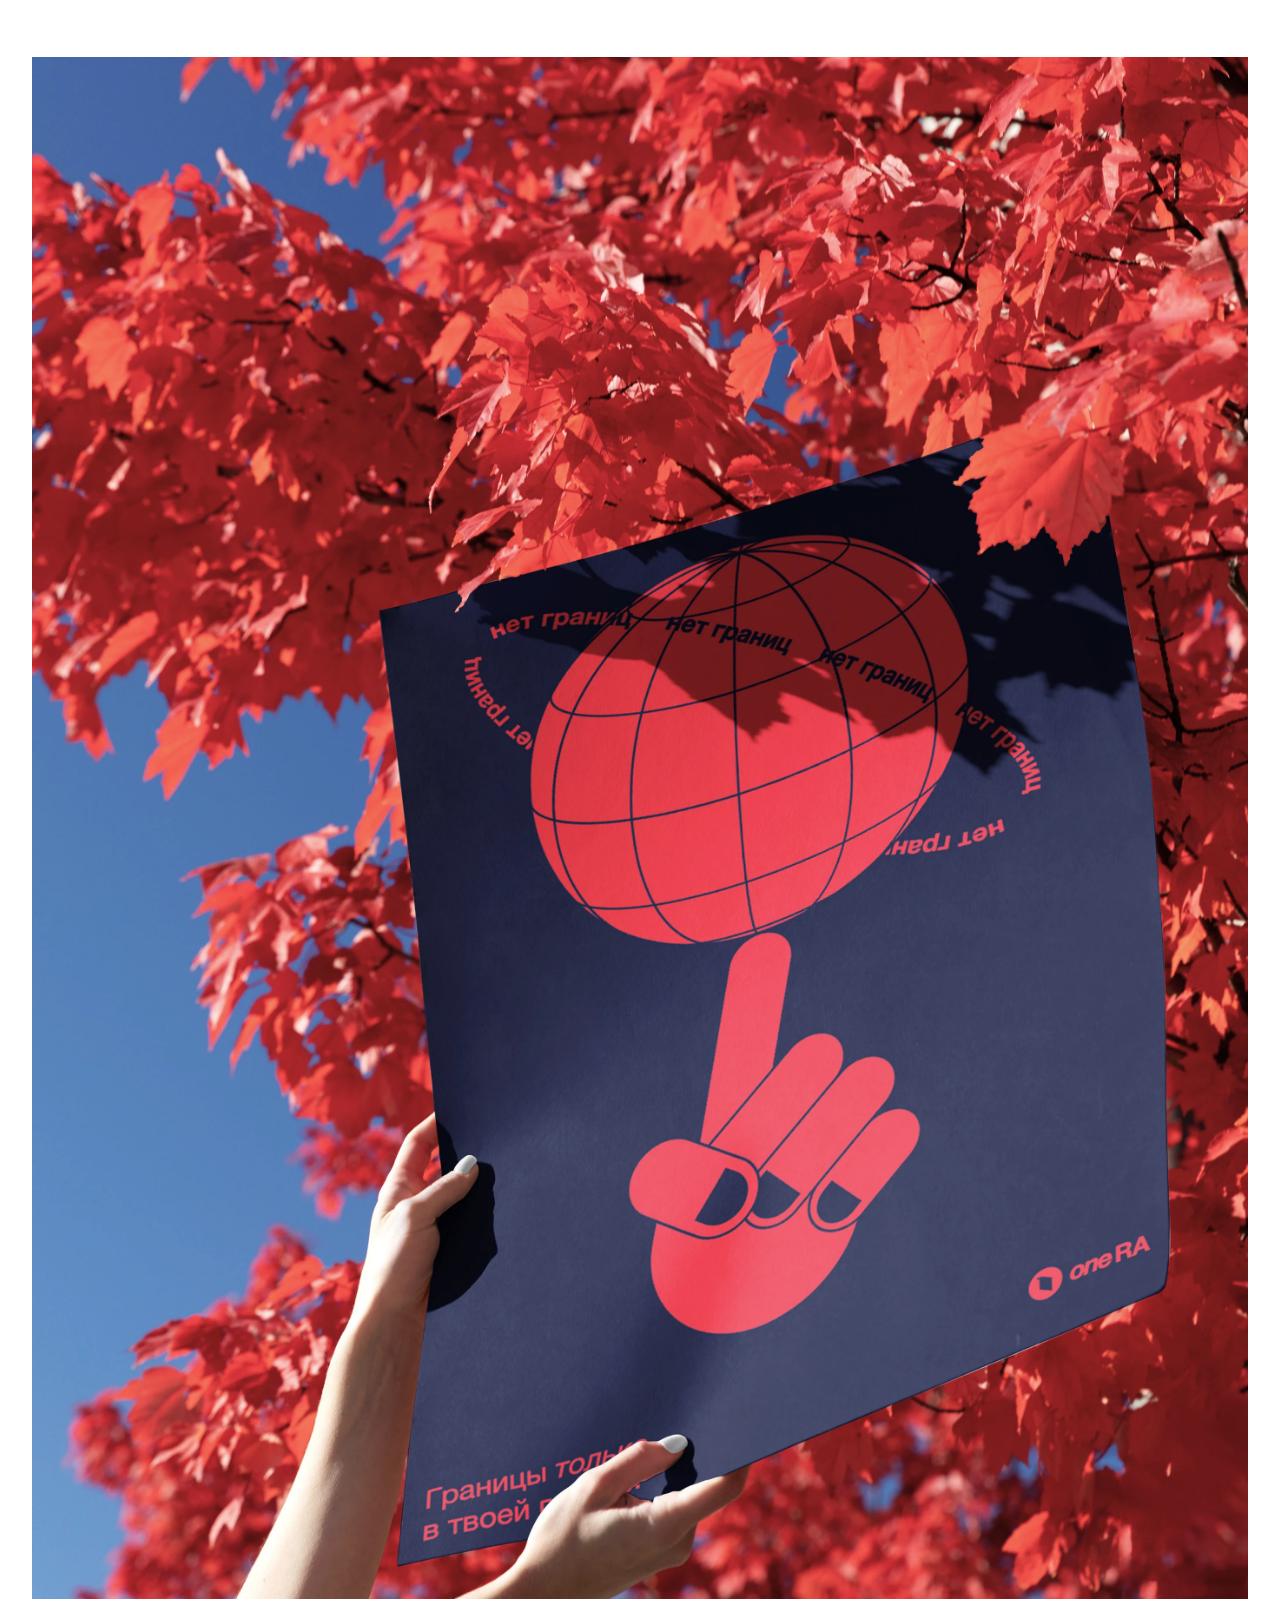
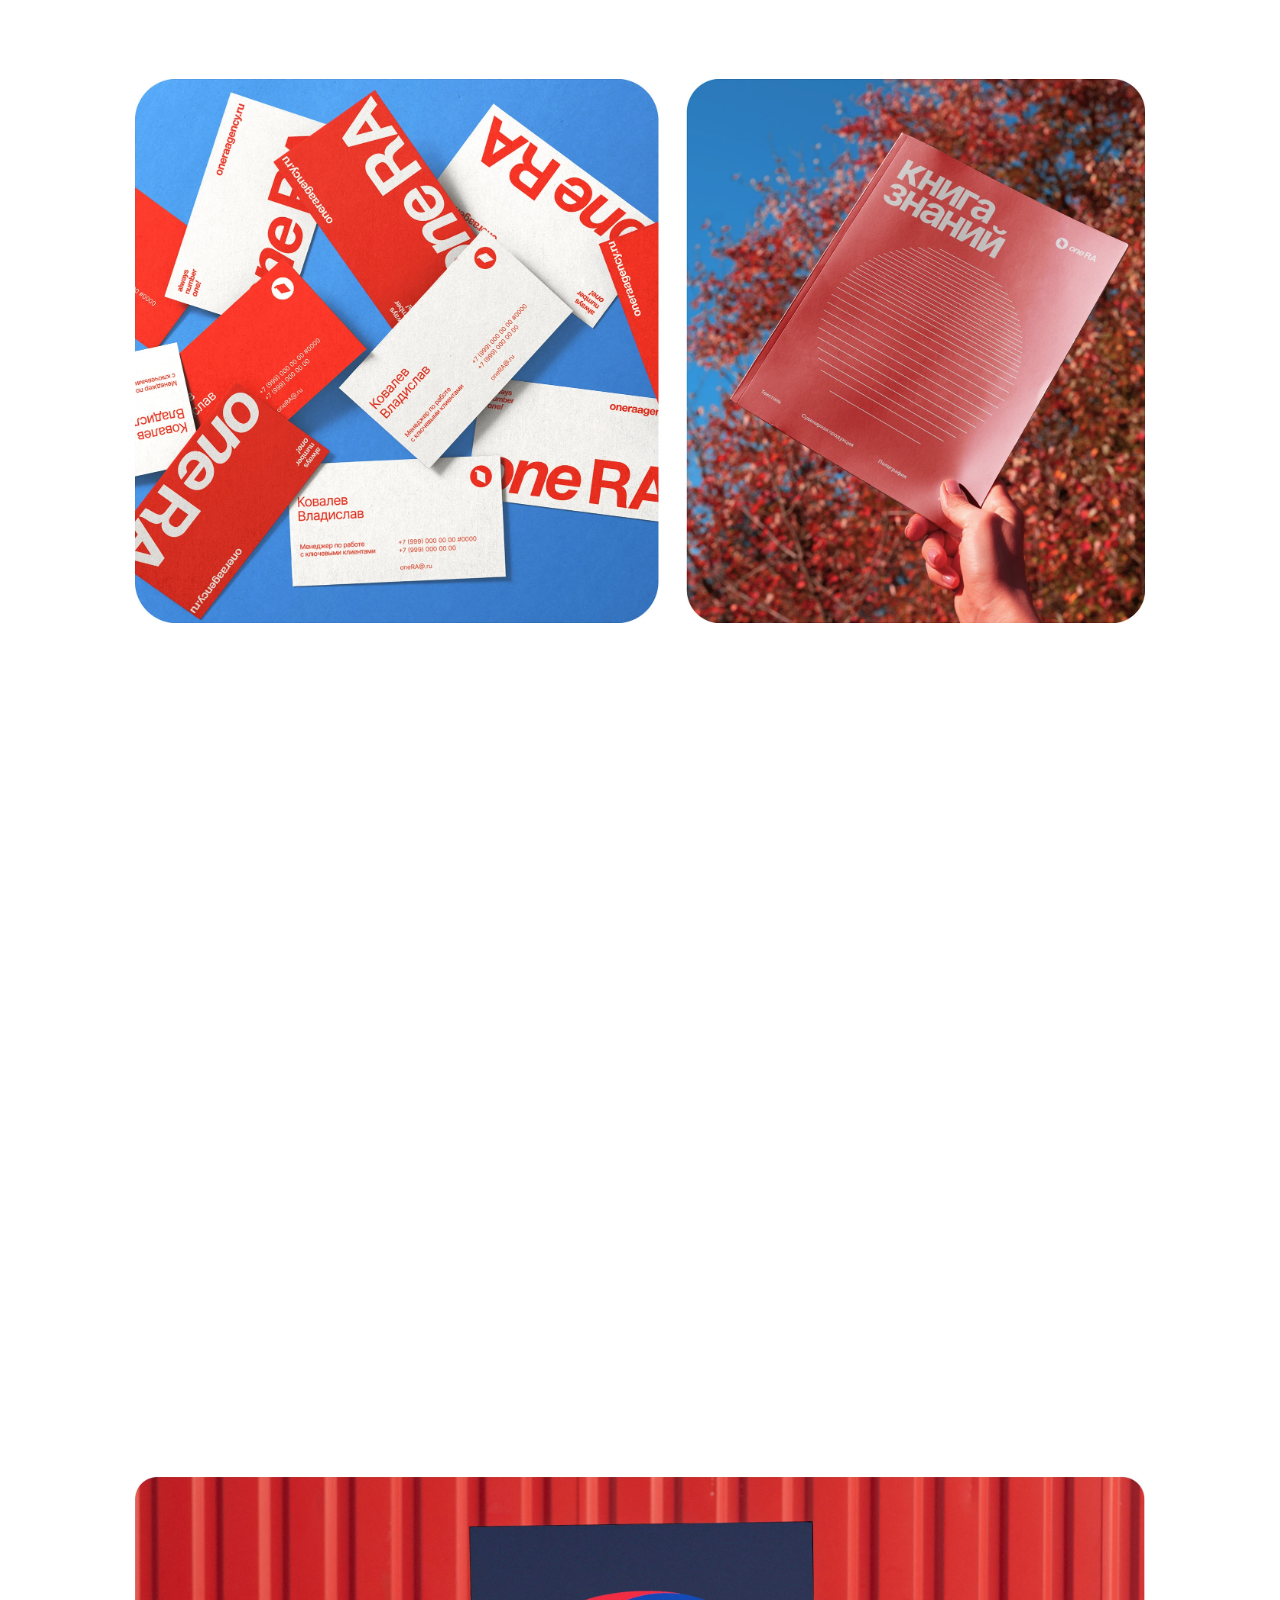
<file: projects/project-03.html>
<!DOCTYPE html>
<html lang="ru">

<head>

    <meta charset="UTF-8">

    <meta
        name="viewport"
        content="width=device-width, initial-scale=1.0"
    >

    <title>one RA</title>

    <link
        rel="preconnect"
        href="https://fonts.googleapis.com"
    >

    <link
        rel="preconnect"
        href="https://fonts.gstatic.com"
        crossorigin
    >

    <link
        href="https://fonts.googleapis.com/css2?family=Onest:wght@300;400;500;600&display=swap"
        rel="stylesheet"
    >

    <link
        rel="stylesheet"
        href="../css/style.css"
    >

</head>

<body>

    <header class="header">

        <div class="container">

            <div class="header-inner">

                <a
                    href="../index.html"
                    class="logo"
                >
                    КСЕНИЯ ШИРШОВА
                </a>

                <nav class="nav">

                    <a href="../about.html">Инфо</a>

                    <a href="../index.html#projects">Проекты</a>

<!-- 
                    <a href="fragments.html">
                        Фрагменты
                    </a>
-->

                    <a href="../index.html#contacts">Контакты</a>

                </nav>

                <button
                    class="burger"
                    id="burger"
                    aria-label="Открыть меню"
                >

                    <span></span>
                    <span></span>
                    <span></span>

                </button>

            </div>

        </div>

    </header>

    <!-- MOBILE MENU -->

    <div
        class="mobile-menu"
        id="mobileMenu"
    >

    <button
        class="mobile-close"
        id="mobileClose"
        aria-label="Закрыть меню"
    >

        <span></span>
        <span></span>
        <span></span>

    </button>

        <nav class="mobile-nav">

            <a href="../index.html">Главная</a>

            <a href="../about.html">Инфо</a>

            <a href="../index.html#projects">Проекты</a>

<!-- 
                    <a href="fragments.html">
                        Фрагменты
                    </a>
-->

            <a href="../index.html#contacts">Контакты</a>

        </nav>

    </div>

<main class="project-page">

    <!-- ВИДЕО, ВСТРОЕННОЕ -->

    <section class="case-section">

        <div class="container">

            <div class="grid">
                <div class="video-wrapper">
                    <iframe src="https://player.vimeo.com/video/992745176?muted=1&amp;autoplay=1&amp;loop=1&amp;title=0&amp;byline=0&amp;portrait=0&amp;autopause=0&amp;controls=0" frameborder="0" allow="autoplay; picture-in-picture" sandbox="allow-same-origin allow-scripts allow-pointer-lock allow-forms allow-popups allow-popups-to-escape-sandbox"></iframe>
                </div>
            </div>

        </div>

    </section>

    <!-- HEADER -->

    <section class="project-header">

        <div class="container">

            <div class="grid">

                <div class="project-header-content">

                    <h1>
                        Рекламное агентство one RA
                    </h1>

                    <p>
                        Ребрендинг рекламного агентства one RA, включающий обновление визуальной идентичности, развитие внутреннего бренда и создание масштабной системы коммуникации для внутренних и внешних носителей.
                    </p>

                </div>

            </div>

        </div>

    </section>


    <!-- TEXT BLOCK -->

    <section class="case-section">

        <div class="container">

            <div class="grid">

                <div class="case-text">

                    <div class="case-tag">

                        Контекст

                    </div>

                    <div class="case-description">

                        <p>
                            Проблемы текущего брендинга проявлялись во всех аспектах и требовали глубокого переосмысления корпоративной идентичности. Старый логотип являлся единственным элементом идентификации, не отражавшим ни характера, ни целей компании. Наличие двух неймингов и двух вариантов написания (1-ра и Первое национальное рекламное агентство) создавало путаницу, так как связь между ними была неочевидной. </p>
                        <p>
                            Бренд не имел четко прослеживаемой истории и позиционирования, а лишь привязку к абстрактно красному цвету, что позволяло использовать различные оттенки и путать пользователей. Также отсутствовали правила использования графических инструментов и стилей внутри коммуникации.
                        </p>

                    </div>

                </div>

            </div>

        </div>

    </section>


    <!-- IMAGE 10 COL -->

    <section class="case-section">

        <div class="container">

            <div class="grid">

                <div class="case-image-medium">

                    <img
                        src="../img/projects/project-03/01.webp"
                        alt=""
                    >

                </div>

            </div>

        </div>

    </section>



    <!-- TEXT -->

    <section class="case-section">

        <div class="container">

            <div class="grid">

                <div class="case-text">

                    <div class="case-tag">

                        Идея

                    </div>

                    <div class="case-description">

                        <p>
                            Динамичность, стремление к поставленным целям и гибкость переключения на задачи разного характера — всё это о рекламном агентстве one RA и о людях, которые в нём работают.
                        </p>
                        <p>
                            Главным вдохновением при поиске метафоры стали гонщики Nascar и нумерация их автомобилей. Эти спортсмены, как и сотрудники one RA, всегда сфокусированы, стремительны, быстро реагируют на любые изменения и целеустремленно идут к победе опережая своих оппонентов. Главный графический элемент идентификации был также взят с гоночных машин – это стремительная, активная и гибкая цифра «1» заключённая в круг, которая отражает на столько высокую динамику обгона, что оставляет за собой след. Фирменный знак живёт во всех проекциях, хотя изображён в плоскости. Он может двигаться в разные стороны, не теряя своей сути. Статичная единая форма используется в брендированных продуктах компании и является частью текстового формата. Чтобы добавить в брендинг гибкости и структурности в поддержку к динамике были выбраны стилистические направления швейцарского стиля, на основе которого был разработан стиль вёрстки и текстовое лого.
                        </p>                    

                    </div>

                </div>

            </div>

        </div>

    </section>
    <section class="case-section">

        <div class="container">

            <div class="grid">

                <div class="case-text">

                    <div class="case-tag">

                        Решение

                    </div>

                    <div class="case-description">

                        <p>
                            В первую очередь, была проведена работа над позиционированием для создания эффективной стартовой платформы бренда. Следующий пункт — глубокий анализ команды компании для выделения ключевых особенностей в коммуникации и их визуального подчеркивания. Далее осуществлен анализ рынка. Интересный факт: изучение не ограничивалось только рекламными агентствами, а охватывало весь мировой опыт, связанный с агентствами и сферой b2b, а также долгосрочные мировые тенденции в области брендинга, с целью отличия от прямых конкурентов. На основе этих данных, была разработана и утверждена бренд-стратегия и новый нейминг: one RA. В проект вложено значительное количество анализа, который позволил создать максимально живой и динамичный бренд с огромным запасом гибкости и масштабируемости под быстро меняющийся мир.
                        </p>
                         <p>
                             В коммуникациях мы сохранили и конкретизировали красный цвет, сделав его основой и контрастом, не исключая использования других цветов.
                        </p>   
                    </div>

                </div>

            </div>

        </div>

    </section>


    <!-- IMAGE 10 COL -->

    <section class="case-section">

        <div class="container">

            <div class="grid">

                <div class="case-image-medium">

                    <img
                        src="../img/projects/project-03/02.webp"
                        alt=""
                    >

                </div>

                <div class="case-image-medium">

                    <img
                        src="../img/projects/project-03/03.webp"
                        alt=""
                    >

                </div>                

            </div>

        </div>

    </section>


    <!-- FULL IMAGE -->

    <section class="case-section">

        <div class="container">

            <div class="grid">

                <div class="case-image-full">

                    <img
                        src="../img/projects/project-03/04.webp"
                        alt=""
                    >

                </div>

            </div>

        </div>

    </section>



    <!-- ВИДЕО, ВСТРОЕННОЕ -->

    <section class="case-section">

        <div class="container">

            <div class="grid">
                <div class="video-wrapper">
                    <iframe src="https://player.vimeo.com/video/992928773?autoplay=1&amp;loop=1&amp;title=0&amp;byline=0&amp;portrait=0&amp;autopause=0&amp;controls=0" frameborder="0" allow="autoplay; picture-in-picture" sandbox="allow-same-origin allow-scripts allow-pointer-lock allow-forms allow-popups allow-popups-to-escape-sandbox"></iframe>
                </div>
            </div>

        </div>

    </section>


    <!-- IMAGE 10 COL -->

    <section class="case-section">

        <div class="container">

            <div class="grid">

                <div class="case-image-medium">

                    <img
                        src="../img/projects/project-03/05.webp"
                        alt=""
                    >

                </div>

            </div>

        </div>

    </section>

    <section class="case-section">

        <div class="container">

            <div class="grid">

                <div class="case-image-medium">

                    <img
                        src="../img/projects/project-03/06.webp"
                        alt=""
                    >

                </div>

            </div>

        </div>

    </section>    


    <!-- TEXT BLOCK -->

    <section class="case-section">

        <div class="container">

            <div class="grid">

                <div class="case-text">

                    <div class="case-tag">

                        Элементы <br/>бренда

                    </div>

                    <div class="case-description">

                        <p>
                            Фигуры в бренде служат дополнительной привязкой к ценностям бренда, символизируя динамику, энергию, гибкость и внимательность. </p>
                        <p>
                            Они играют важную роль как во внутренней, так и во внешней коммуникации, способствуя эффективному донесению смыслов с точки зрения акцентов, пронося и подчёркивания сквозь всю коммуникацию приверженность философии и ценностям.
                        </p>
                    </div>

                </div>

            </div>

        </div>

    </section>    


    <!-- ВИДЕО, ВСТРОЕННОЕ -->

    <section class="case-section">

        <div class="container">

            <div class="grid">
                <div class="video-wrapper">
                    <iframe src="https://player.vimeo.com/video/992900921?autoplay=1&amp;loop=1&amp;title=0&amp;byline=0&amp;portrait=0&amp;autopause=0&amp;controls=0" frameborder="0" allow="autoplay; picture-in-picture" sandbox="allow-same-origin allow-scripts allow-pointer-lock allow-forms allow-popups allow-popups-to-escape-sandbox"></iframe>
                </div>
            </div>

        </div>

    </section>


    <!-- IMAGE 10 COL -->

    <section class="case-section">

        <div class="container">

            <div class="grid">

                <div class="case-image-medium">

                    <img
                        src="../img/projects/project-03/07.webp"
                        alt=""
                    >

                </div>

                <div class="case-image-medium">

                    <img
                        src="../img/projects/project-03/08.webp"
                        alt=""
                    >

                </div>

            </div>

        </div>

    </section>


    <!-- TEXT BLOCK -->

    <section class="case-section">

        <div class="container">

            <div class="grid">

                <div class="case-text">

                    <div class="case-tag">

                        Бренд-персонаж

                    </div>

                    <div class="case-description">

                        <p>
                            Fam's – это персонажи-помощники бренда, отвечают за прямую и часто утрированную эмоцию, там где она необходима, чтобы бренд-коммуникация не стала слишком строгой и сухой.  </p>
                        <p>
                            Они аккуратно внедрены в качестве стикеров в мессенджерах, в презентациях тестовых заданий для будущих сотрудников, в информационных постах и чатах, а также на сайте агентства в качестве интерактивного элемента *(например, отправки письма или страницы 404).* Главная цель Fam's - вызвать положительные эмоции на конечном этапе коммуникации.
                        </p>
                        <p>
                            <a href="https://t.me/addstickers/oneRA_fam" class="a-hover" target="_blank" rel="noopener noreferrer">Скачать стикерпак в Telegram</a></p>


                    </div>

                </div>

            </div>

        </div>

    </section>


    <!-- FULL IMAGE -->

    <section class="case-section">

        <div class="container">

            <div class="grid">

                <div class="case-image-full">

                    <img
                        src="../img/projects/project-03/09.webp"
                        alt=""
                    >

                </div>

            </div>

        </div>

    </section>


    <!-- IMAGE 10 COL -->

    <section class="case-section">

        <div class="container">

            <div class="grid">

                <div class="case-image-medium">

                    <img
                        src="../img/projects/project-03/10.webp"
                        alt=""
                    >

                </div>

            </div>

        </div>

    </section>


    <!-- FULL IMAGE -->

    <section class="case-section">

        <div class="container">

            <div class="grid">

                <div class="case-image-full">

                    <img
                        src="../img/projects/project-03/17.webp"
                        alt=""
                    >

                </div>

            </div>

        </div>

    </section>


    <!-- IMAGE 10 COL -->

    <section class="case-section">

        <div class="container">

            <div class="grid">

                <div class="case-image-medium">

                    <img
                        src="../img/projects/project-03/18.webp"
                        alt=""
                    >

                </div>

            </div>

        </div>

    </section>


    <!-- TEXT -->

    <section class="case-section">

        <div class="container">

            <div class="grid">

                <div class="case-text">

                    <div class="case-tag">

                        Мерч

                    </div>

                    <div class="case-description">

                        <p>
                            Агентство стремится поддерживать теплые и доверительные отношения со своими клиентами, а потому всегда с удовольствием готовит для них подарки в связи с различными международными праздниками, встречами и конференциями. Компания не ограничивается только дизайном продукции; напротив, она подчеркивает свою способность удовлетворять потребности с помощью универсальных решений, начиная от тщательно подобранных сувенирных наборов с продуманной концепцией и заканчивая разработкой уникальных продуктов, где качество стоит на первом месте, и все это направлено на то, чтобы обеспечить незабываемые впечатления.
                        </p>
                    </div>

                </div>

            </div>

        </div>

    </section>


    <!-- IMAGE 10 COL -->    

    <section class="case-section">

        <div class="container">

            <div class="grid">

                <div class="case-image-medium">

                    <img
                        src="../img/projects/project-03/19.webp"
                        alt=""
                    >

                </div>

            </div>

        </div>

    </section>


    <!-- FULL IMAGE -->

    <section class="case-section">

        <div class="container">

            <div class="grid">

                <div class="case-image-full">

                    <img
                        src="../img/projects/project-03/20.webp"
                        alt=""
                    >

                </div>

            </div>

        </div>

    </section>


    <!-- IMAGE 10 COL -->    

    <section class="case-section">

        <div class="container">

            <div class="grid">

                <div class="case-image-medium">

                    <img
                        src="../img/projects/project-03/21.webp"
                        alt=""
                    >

                </div>

            </div>

        </div>

    </section>


    <!-- ВИДЕО, ВСТРОЕННОЕ -->

    <section class="case-section">

        <div class="container">

            <div class="grid">
                <div class="video-wrapper">
                    <iframe src="https://player.vimeo.com/video/992889626?autoplay=1&amp;loop=1&amp;title=0&amp;byline=0&amp;portrait=0&amp;autopause=0&amp;controls=0" frameborder="0" allow="autoplay; picture-in-picture" sandbox="allow-same-origin allow-scripts allow-pointer-lock allow-forms allow-popups allow-popups-to-escape-sandbox"></iframe>
                </div>
            </div>

        </div>

    </section>


    <!-- IMAGE 10 COL -->    

    <section class="case-section">

        <div class="container">

            <div class="grid">

                <div class="case-image-medium">

                    <img
                        src="../img/projects/project-03/22.webp"
                        alt=""
                    >

                </div>

            </div>

        </div>

    </section>


    <!-- ВИДЕО, ВСТРОЕННОЕ -->

    <section class="case-section">

        <div class="container">

            <div class="grid">
                <div class="video-wrapper">
                    <iframe src="https://player.vimeo.com/video/992871716?autoplay=1&amp;loop=1&amp;title=0&amp;byline=0&amp;portrait=0&amp;autopause=0&amp;controls=0" frameborder="0" allow="autoplay; picture-in-picture" sandbox="allow-same-origin allow-scripts allow-pointer-lock allow-forms allow-popups allow-popups-to-escape-sandbox"></iframe>
                </div>
            </div>

        </div>

    </section>

    <section class="case-section">

        <div class="container">

            <div class="grid">
                <div class="video-wrapper">
                    <iframe src="https://player.vimeo.com/video/993448777?autoplay=1&amp;loop=1&amp;title=0&amp;byline=0&amp;portrait=0&amp;autopause=0&amp;controls=0" frameborder="0" allow="autoplay; picture-in-picture" sandbox="allow-same-origin allow-scripts allow-pointer-lock allow-forms allow-popups allow-popups-to-escape-sandbox"></iframe>
                </div>
            </div>

        </div>

    </section>



    <!-- IMAGE 10 COL -->    

    <section class="case-section">

        <div class="container">

            <div class="grid">

                <div class="case-image-medium">

                    <img
                        src="../img/projects/project-03/16.webp"
                        alt=""
                    >

                </div>

            </div>

        </div>
    </section>


    <!-- TEXT -->

    <section class="case-section">

        <div class="container">

            <div class="grid">

                <div class="case-text">

                    <div class="case-tag">

                        Профит <br/>  для бизнеса

                    </div>

                    <div class="case-description">

                            <ul>
                            
                            <li>формирование современного и более выразительного образа агентства</li>
                            <li>усиление узнаваемости бренда и повышение привлекательности компании для клиентов и потенциальных сотрудников</li>
                            <li>укрепление корпоративной культуры и вовлеченности команды</li>
                            <li>создание единой системы коммуникации для внутренних и внешних носителей</li>
                            <li>упрощение масштабирования бренда за счет гибкой визуальной системы</li>
                            <li>повышение целостности и последовательности коммуникации на всех точках контакта</li>
                            <li>развитие нового направления бизнеса: дизайн был выделен в отдельную услугу агентства</li>
                            <li>повышение маржинальности компании за счет расширения спектра услуг и увеличения доли дизайн-проектов</li>
                            <li>сокращение времени на подготовку внутренних коммуникационных материалов благодаря системе шаблонов</li>
                            <li>снижение нагрузки на дизайнеров: часть материалов менеджеры могли самостоятельно создавать и адаптировать без привлечения дизайн-команды.</li>
                            </ul><br/> 

                    </div>

                </div>

            </div>

        </div>

    </section>     

    <section class="case-section">

        <div class="container">

            <div class="grid">

                <div class="case-text">

                    <div class="case-tag">

                        Моя роль

                    </div>

                    <div class="case-description">

                        <p>
                            Работала в составе небольшой команды под руководством арт-директора.<br/> 
                            Отвечала за развитие визуальной системы бренда:<br/> 
                            <ul>
                            
                            <li>разрабатывала коммуникационные материалы</li>
                            <li>создавала иллюстрации и персонажей</li>
                            <li>проектировала внутренние шаблоны и мерч</li>
                            <li>участвовала в развитии единого визуального языка бренда</li>
                            </ul><br/> 
                        </p>
                        <a href="https://www.behance.net/gallery/204525695/one-RA-advertising-agency-identity" class="a-hover"><span style="font-size: 20px;" target="_blank" rel="noopener noreferrer">ПОСМОТРЕТЬ ВЕСЬ ПРОЕКТ →</span></a>                        
                    </div>

                </div>

            </div>

        </div>

    </section>   


    <section class="project-next">

        <div class="container">

            <a href="project-04.html">

                Следующий проект →

            </a>

        </div>

    </section>

</main>

    <script src="../js/script.js"></script>

</body>

</html>
</file>
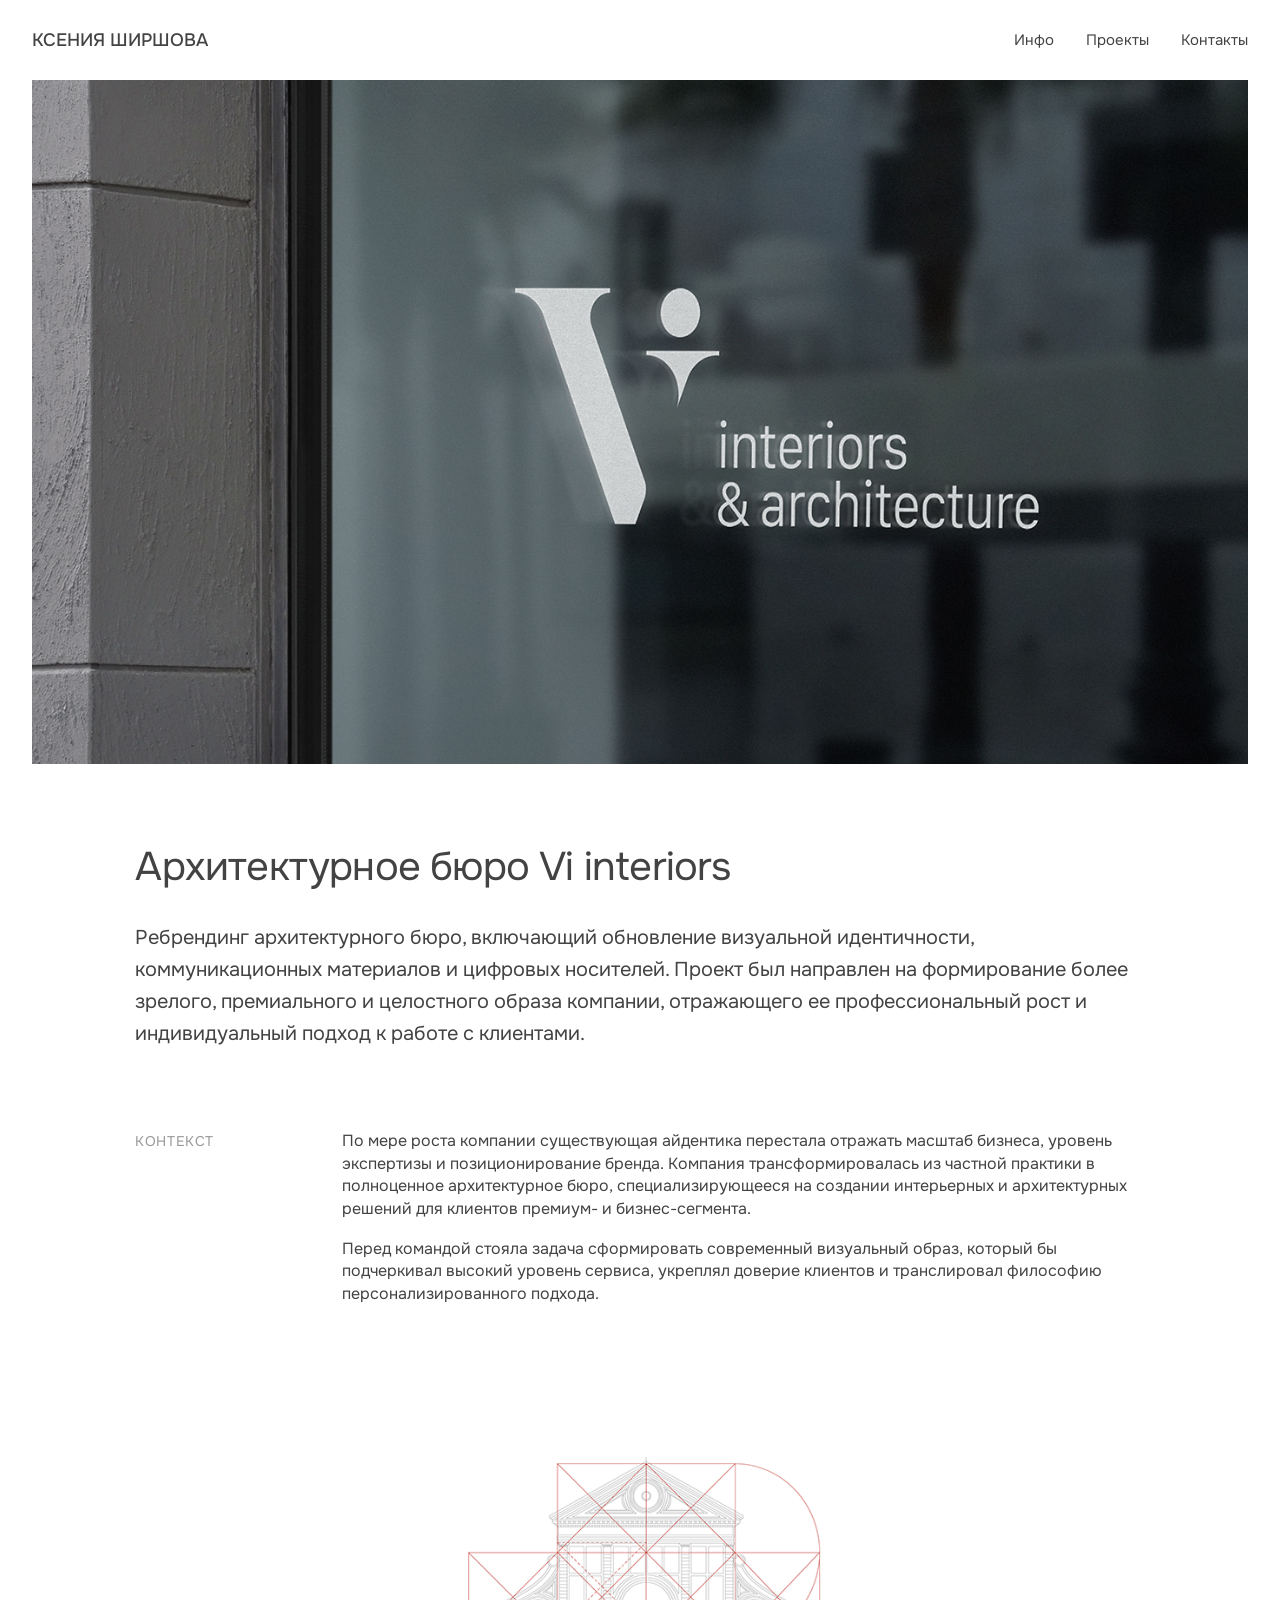
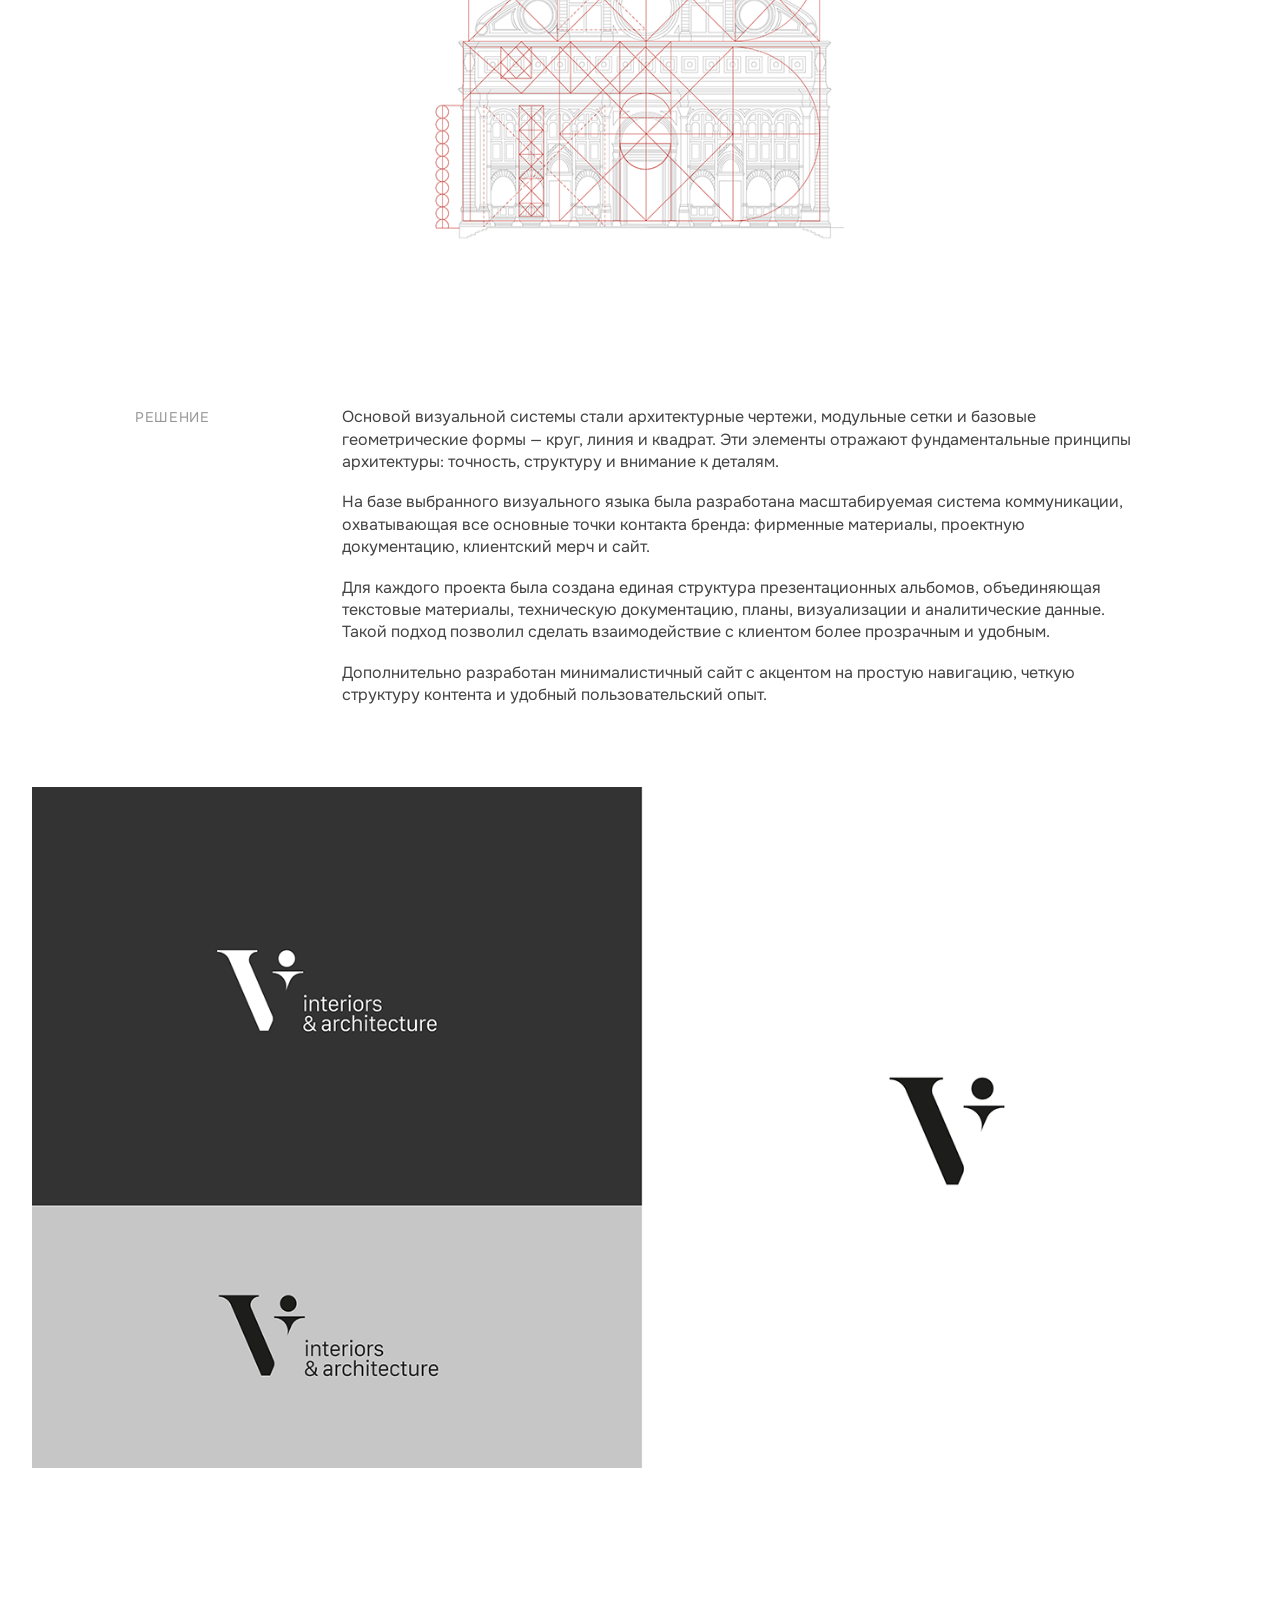
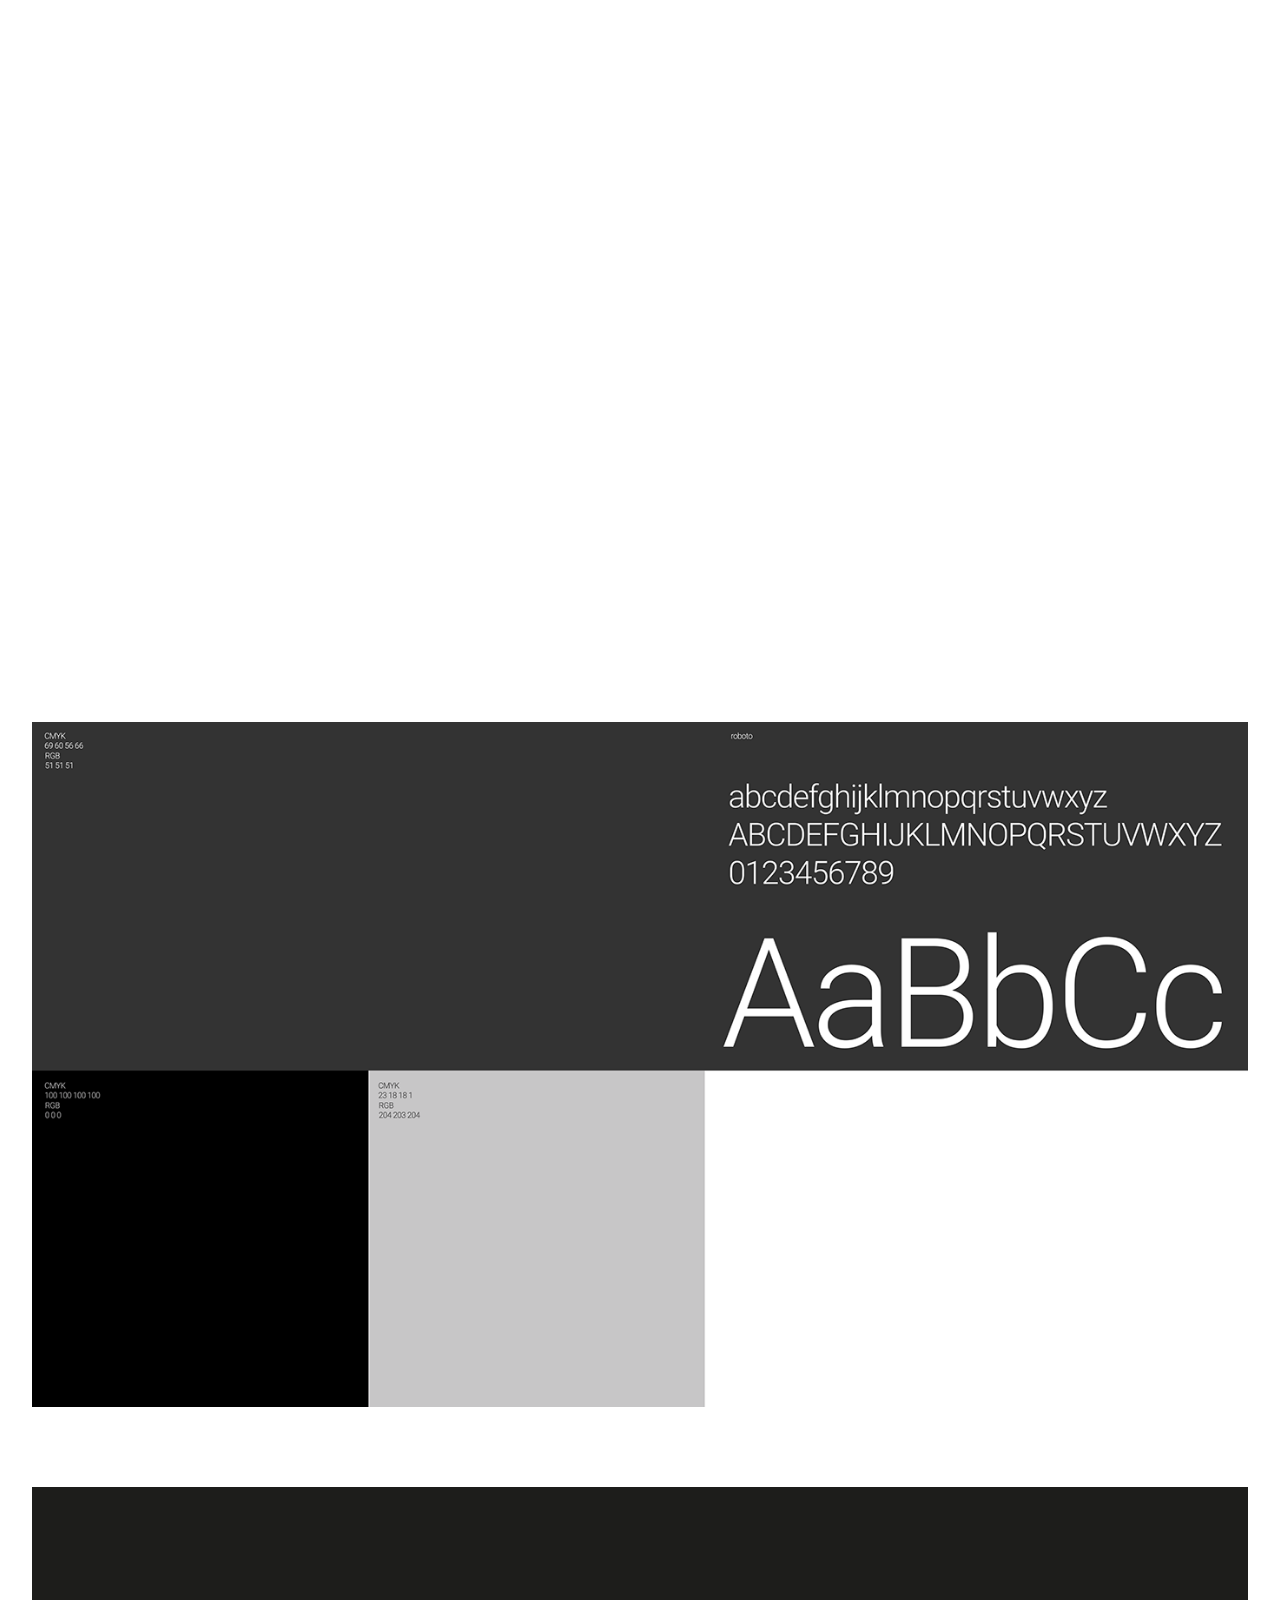
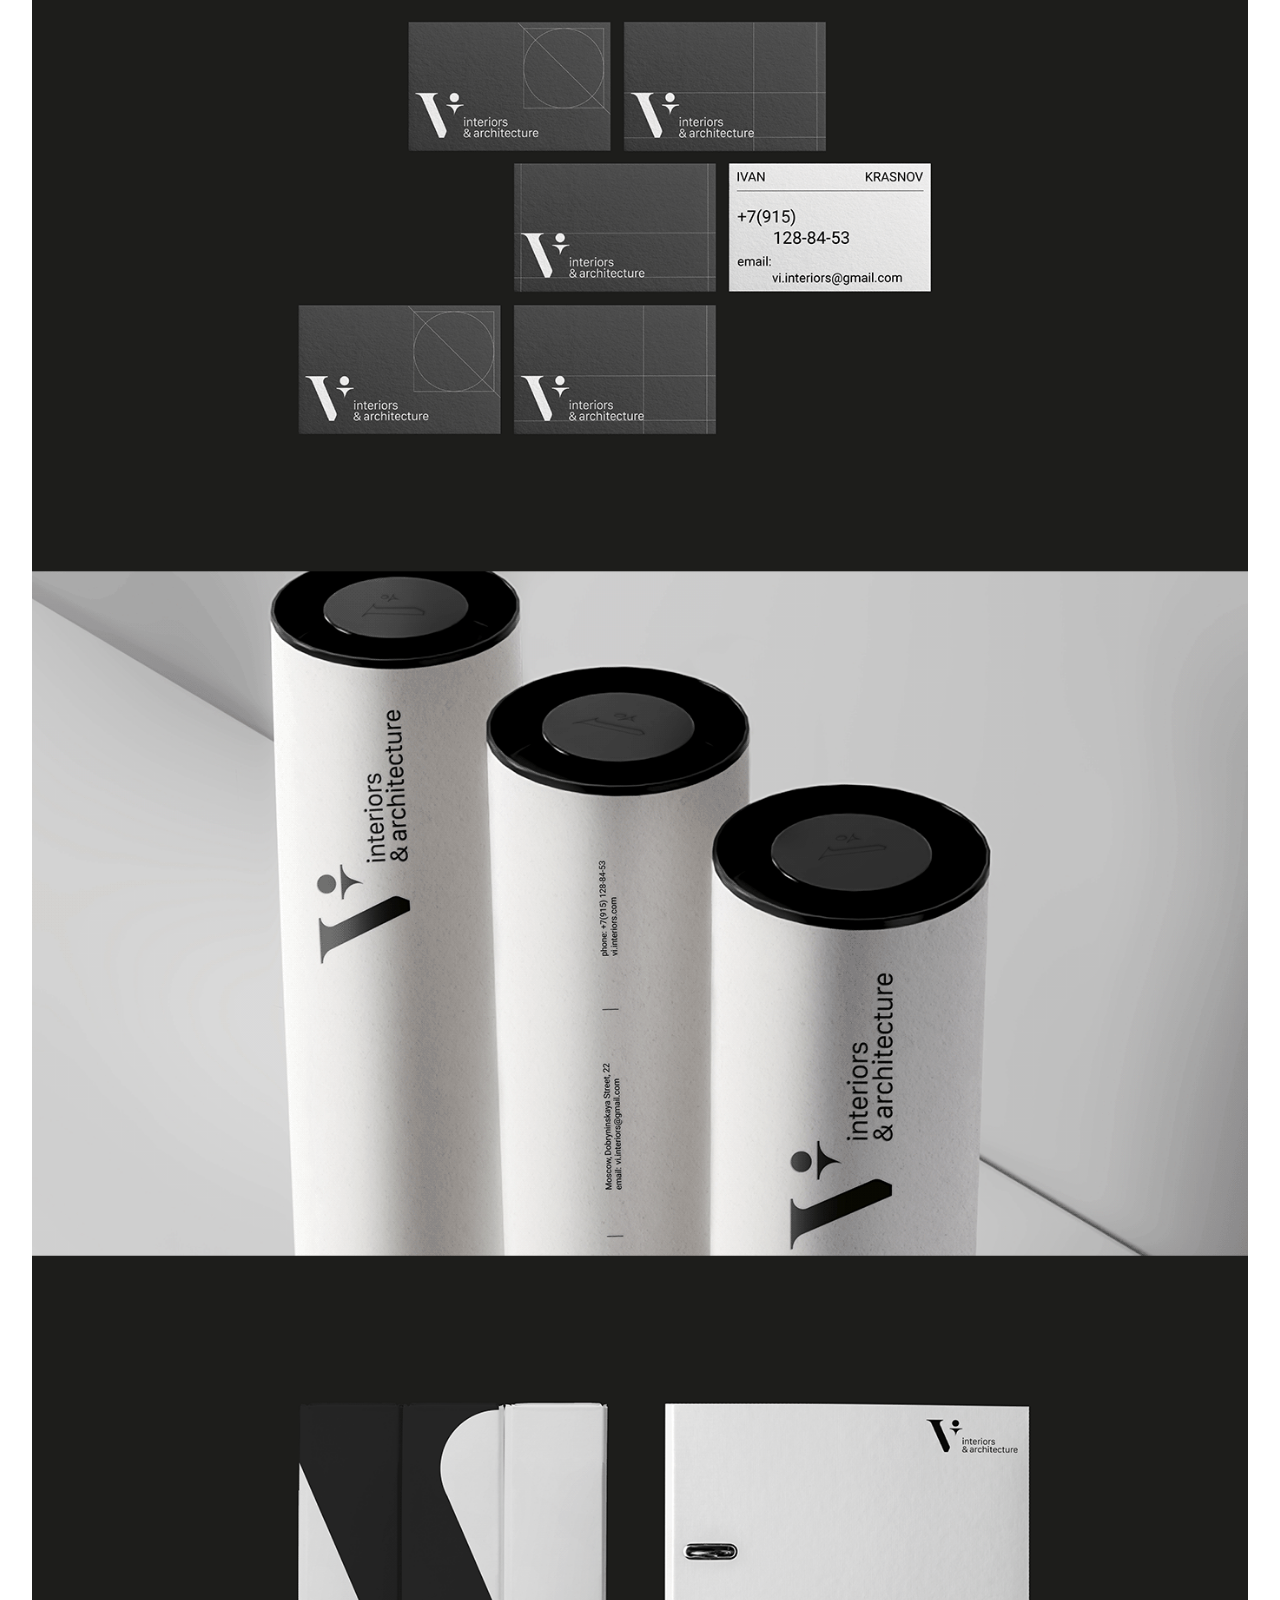
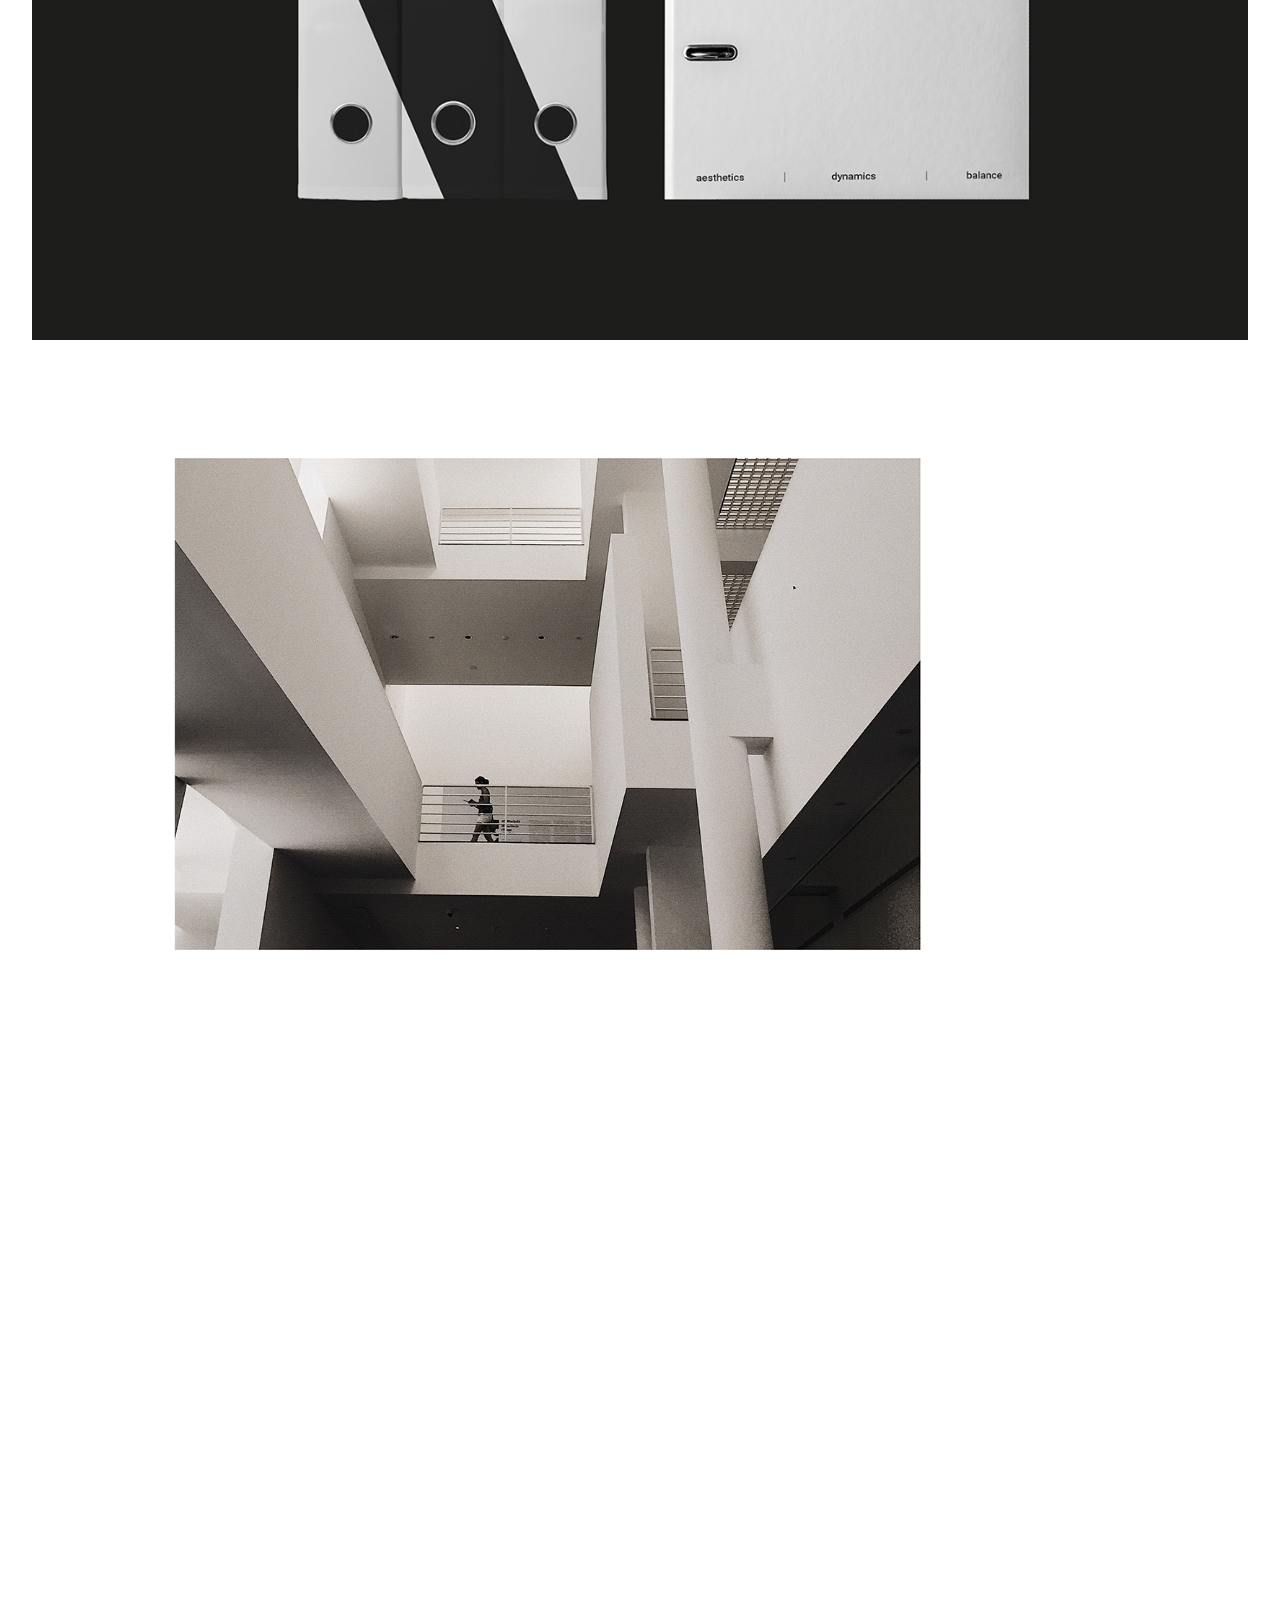
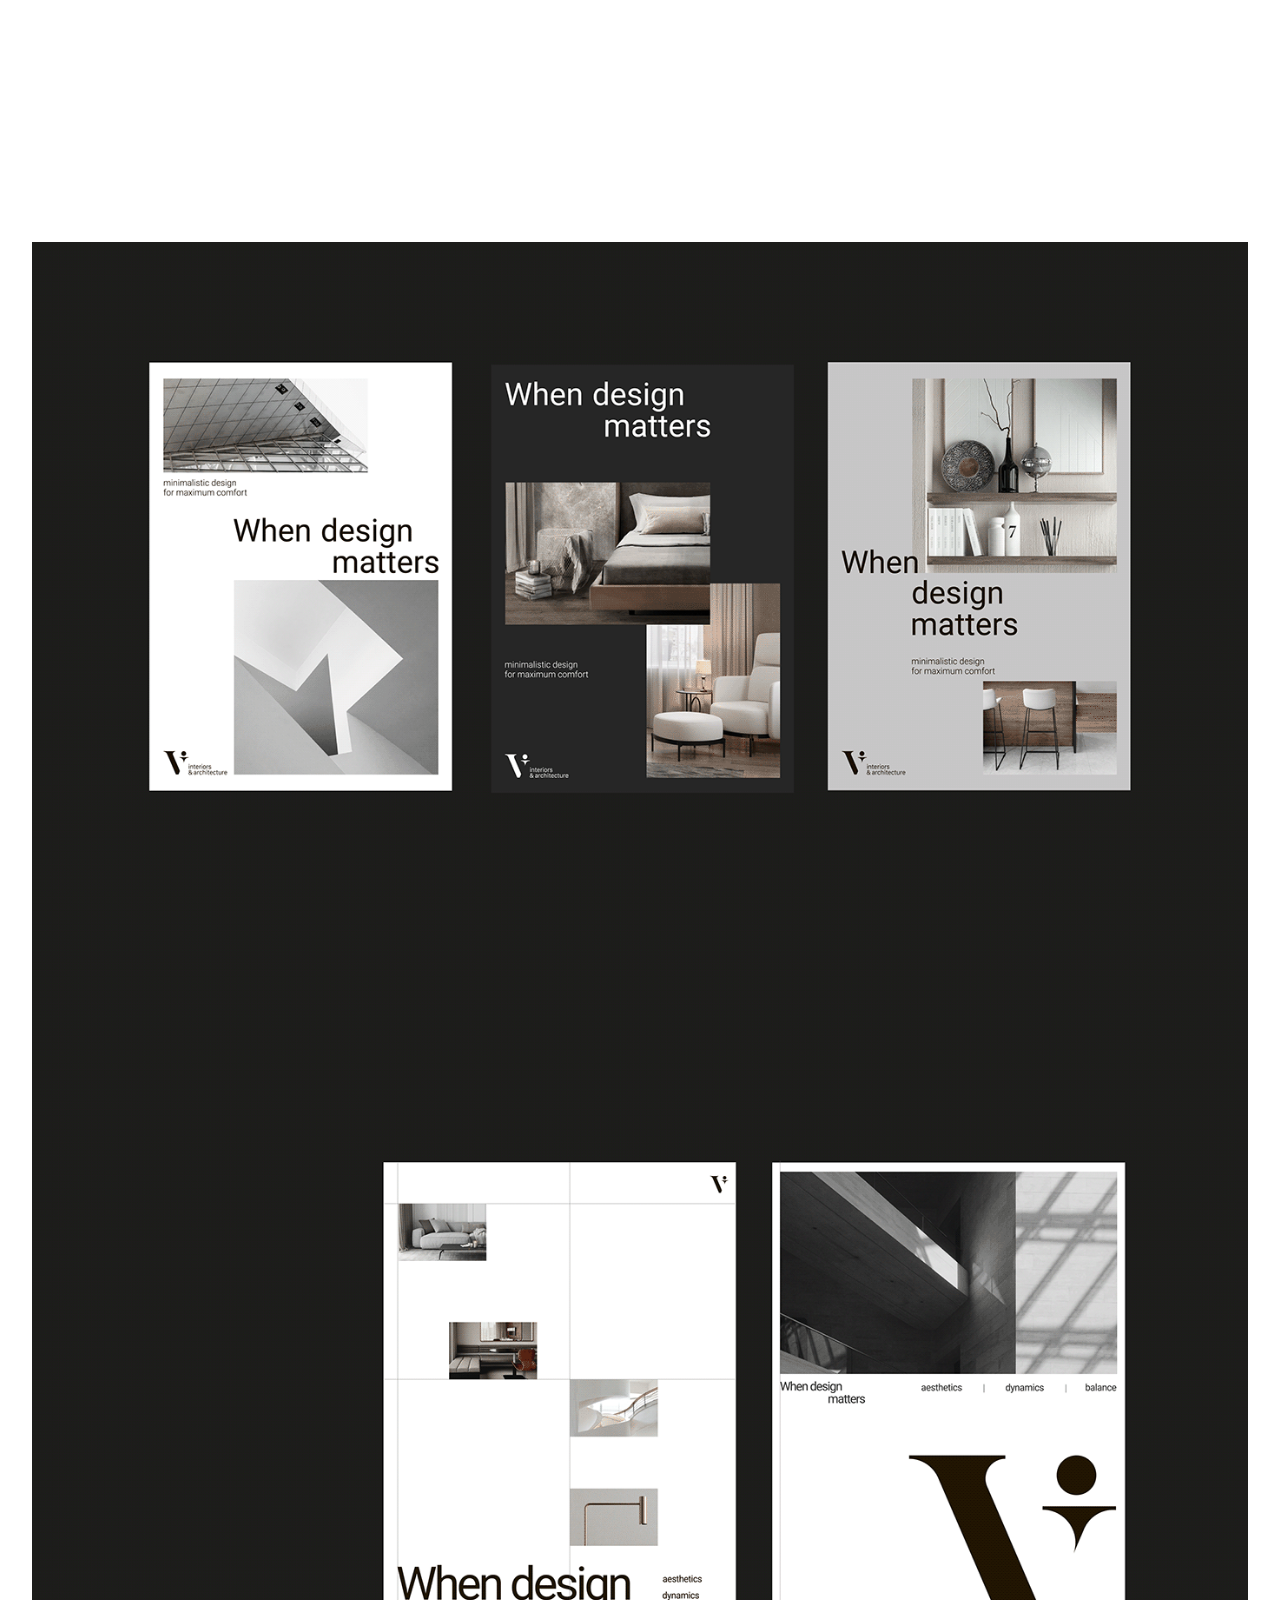
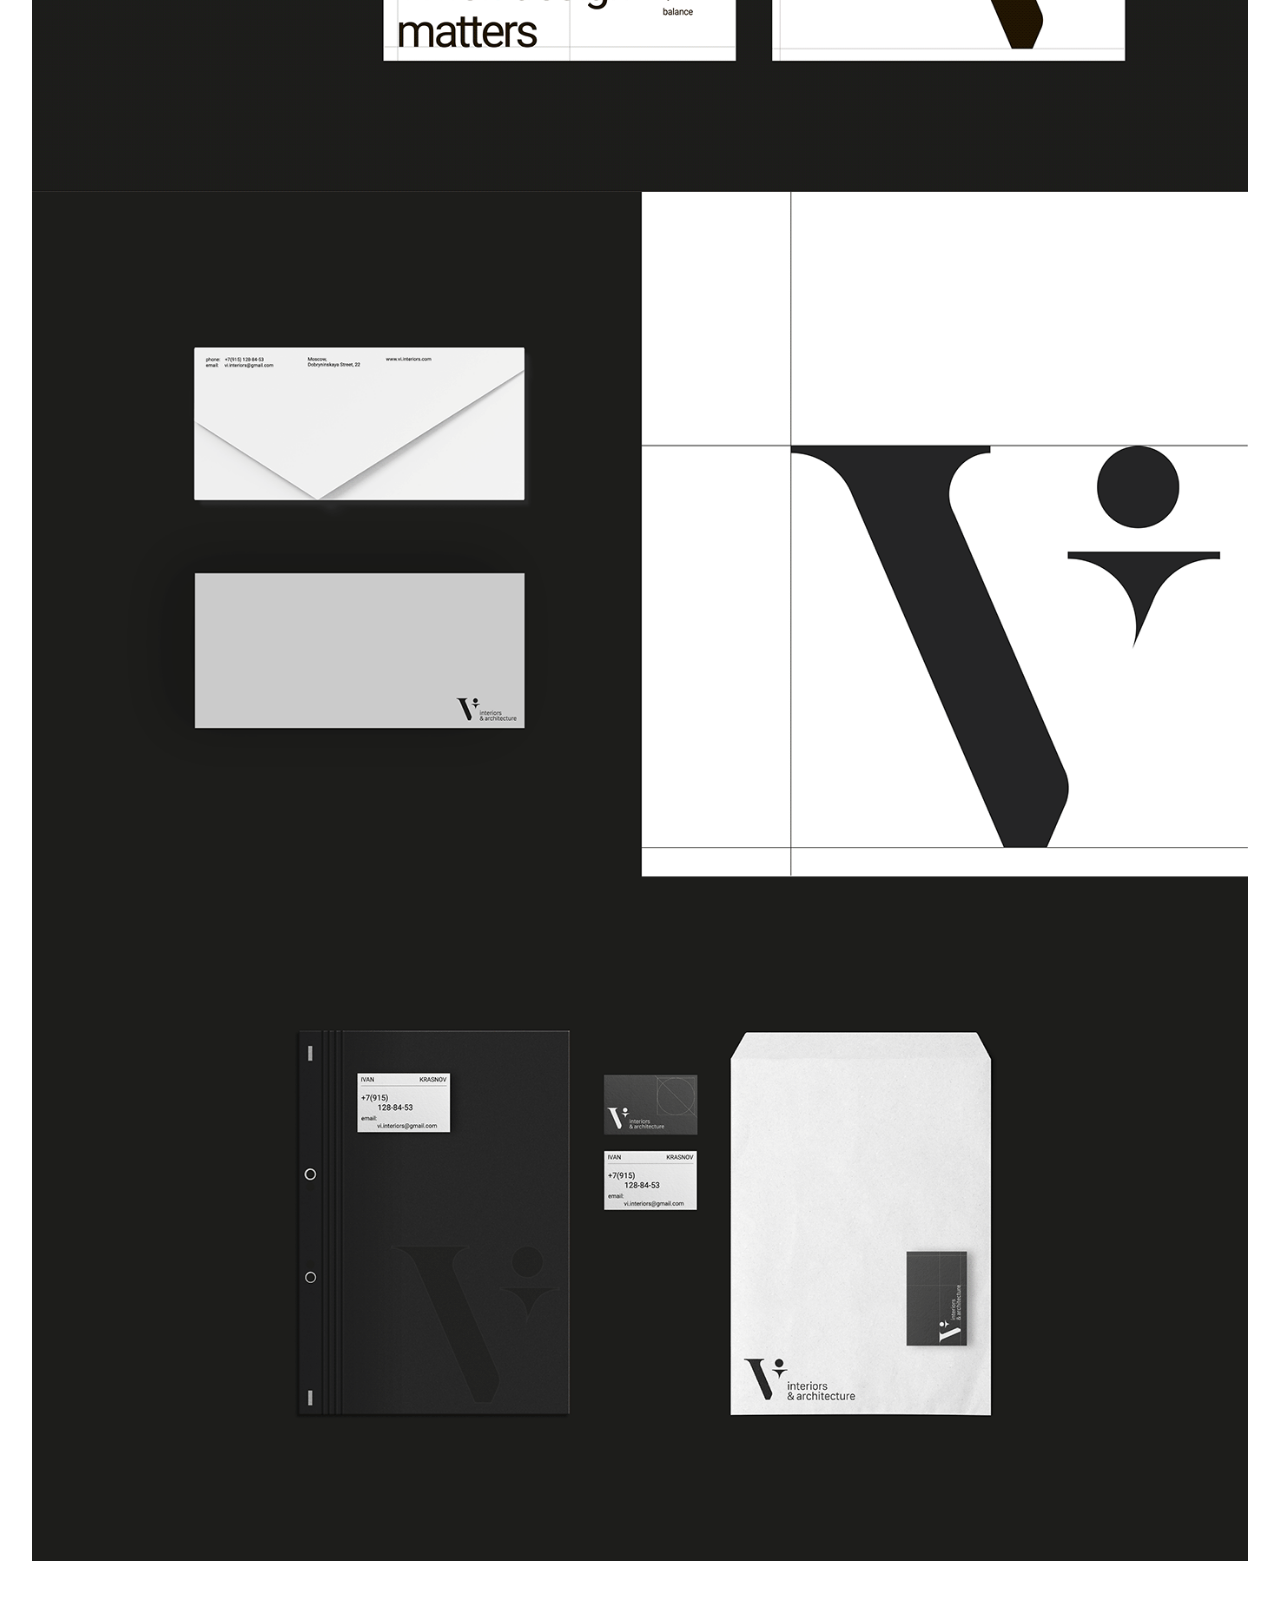
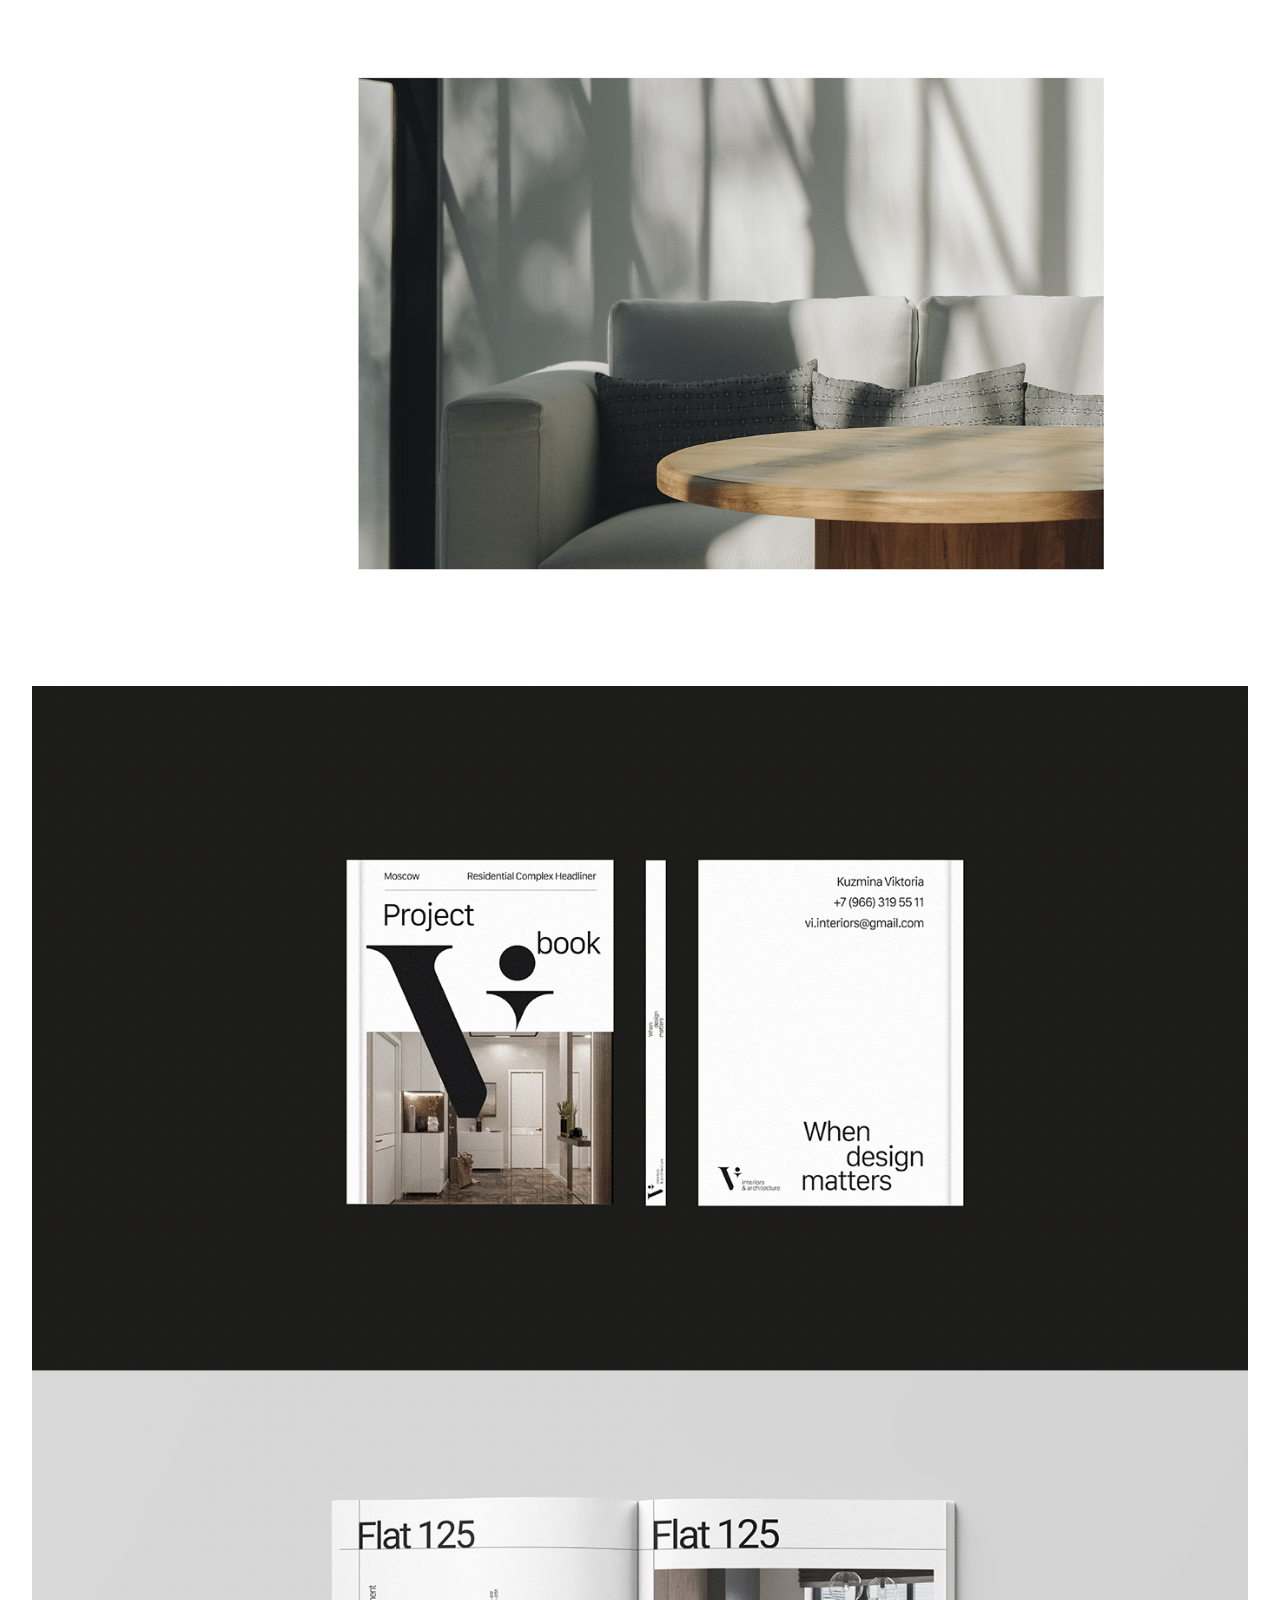
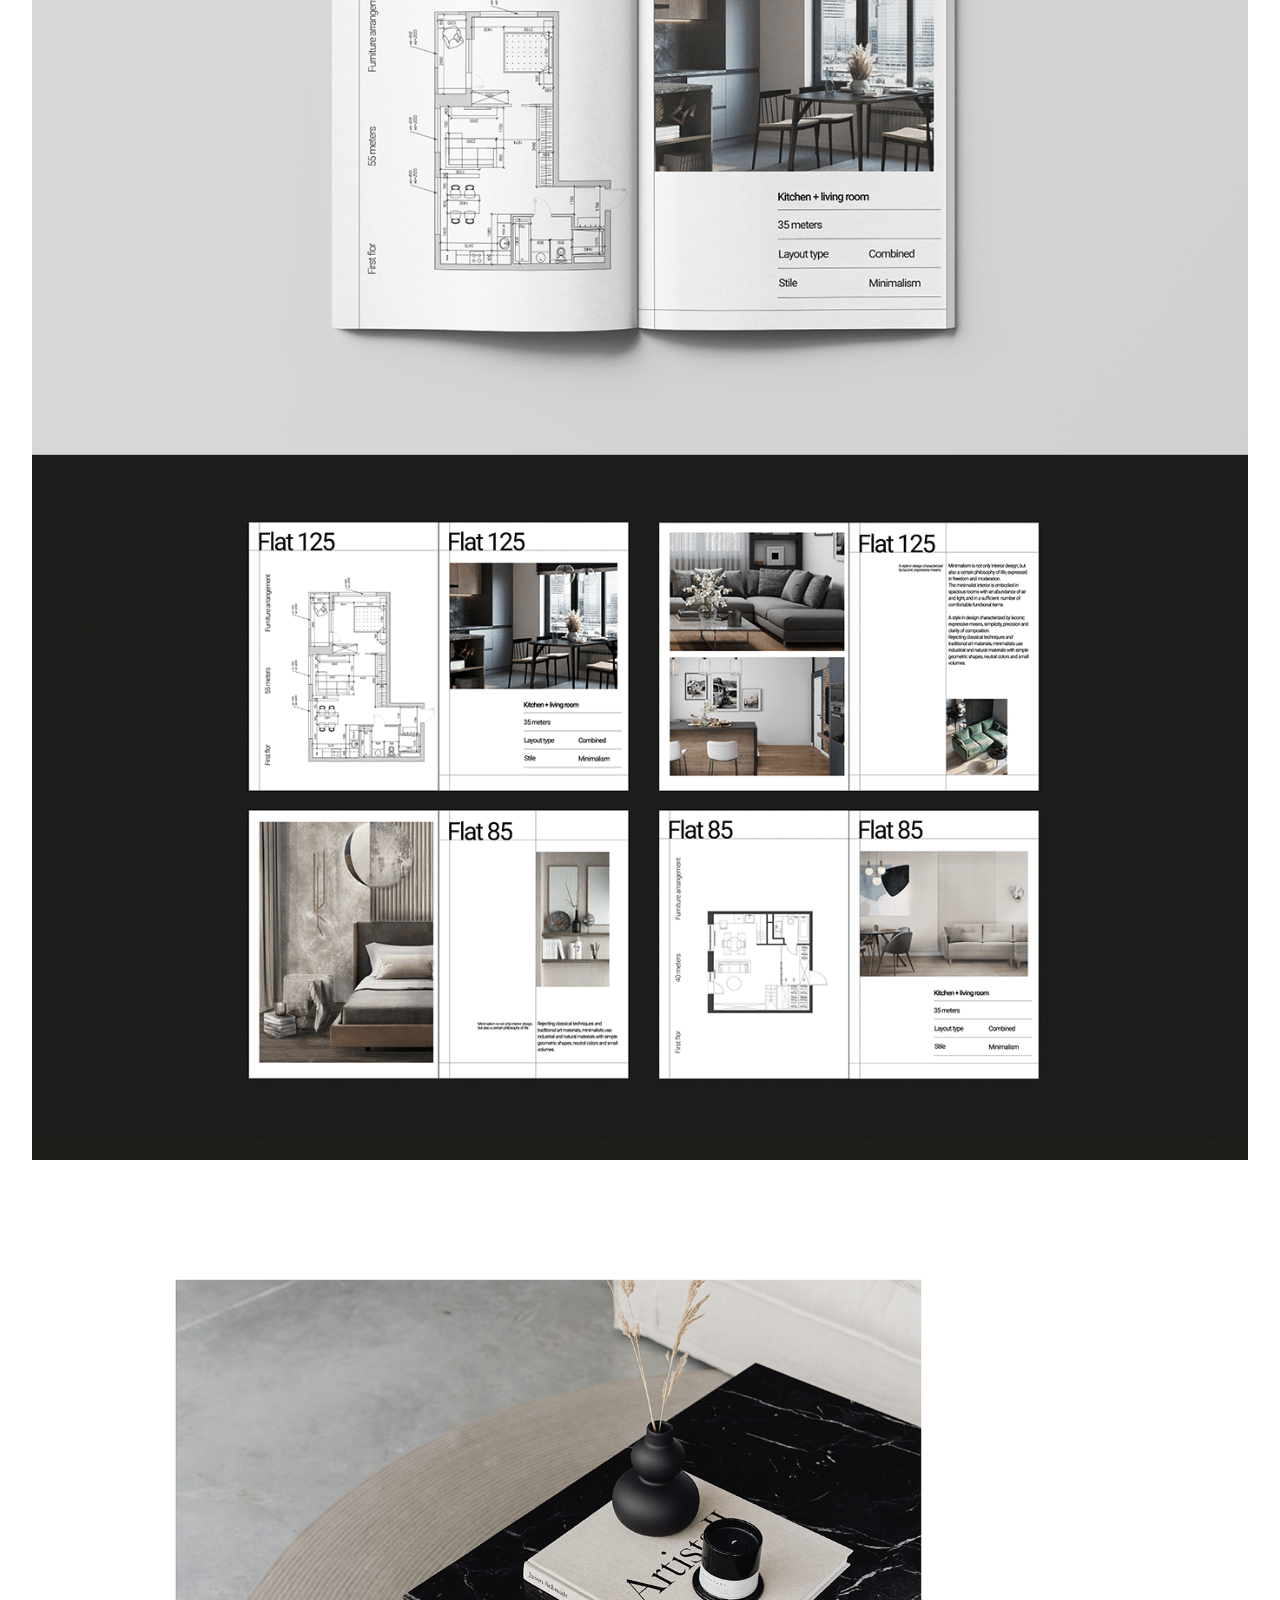
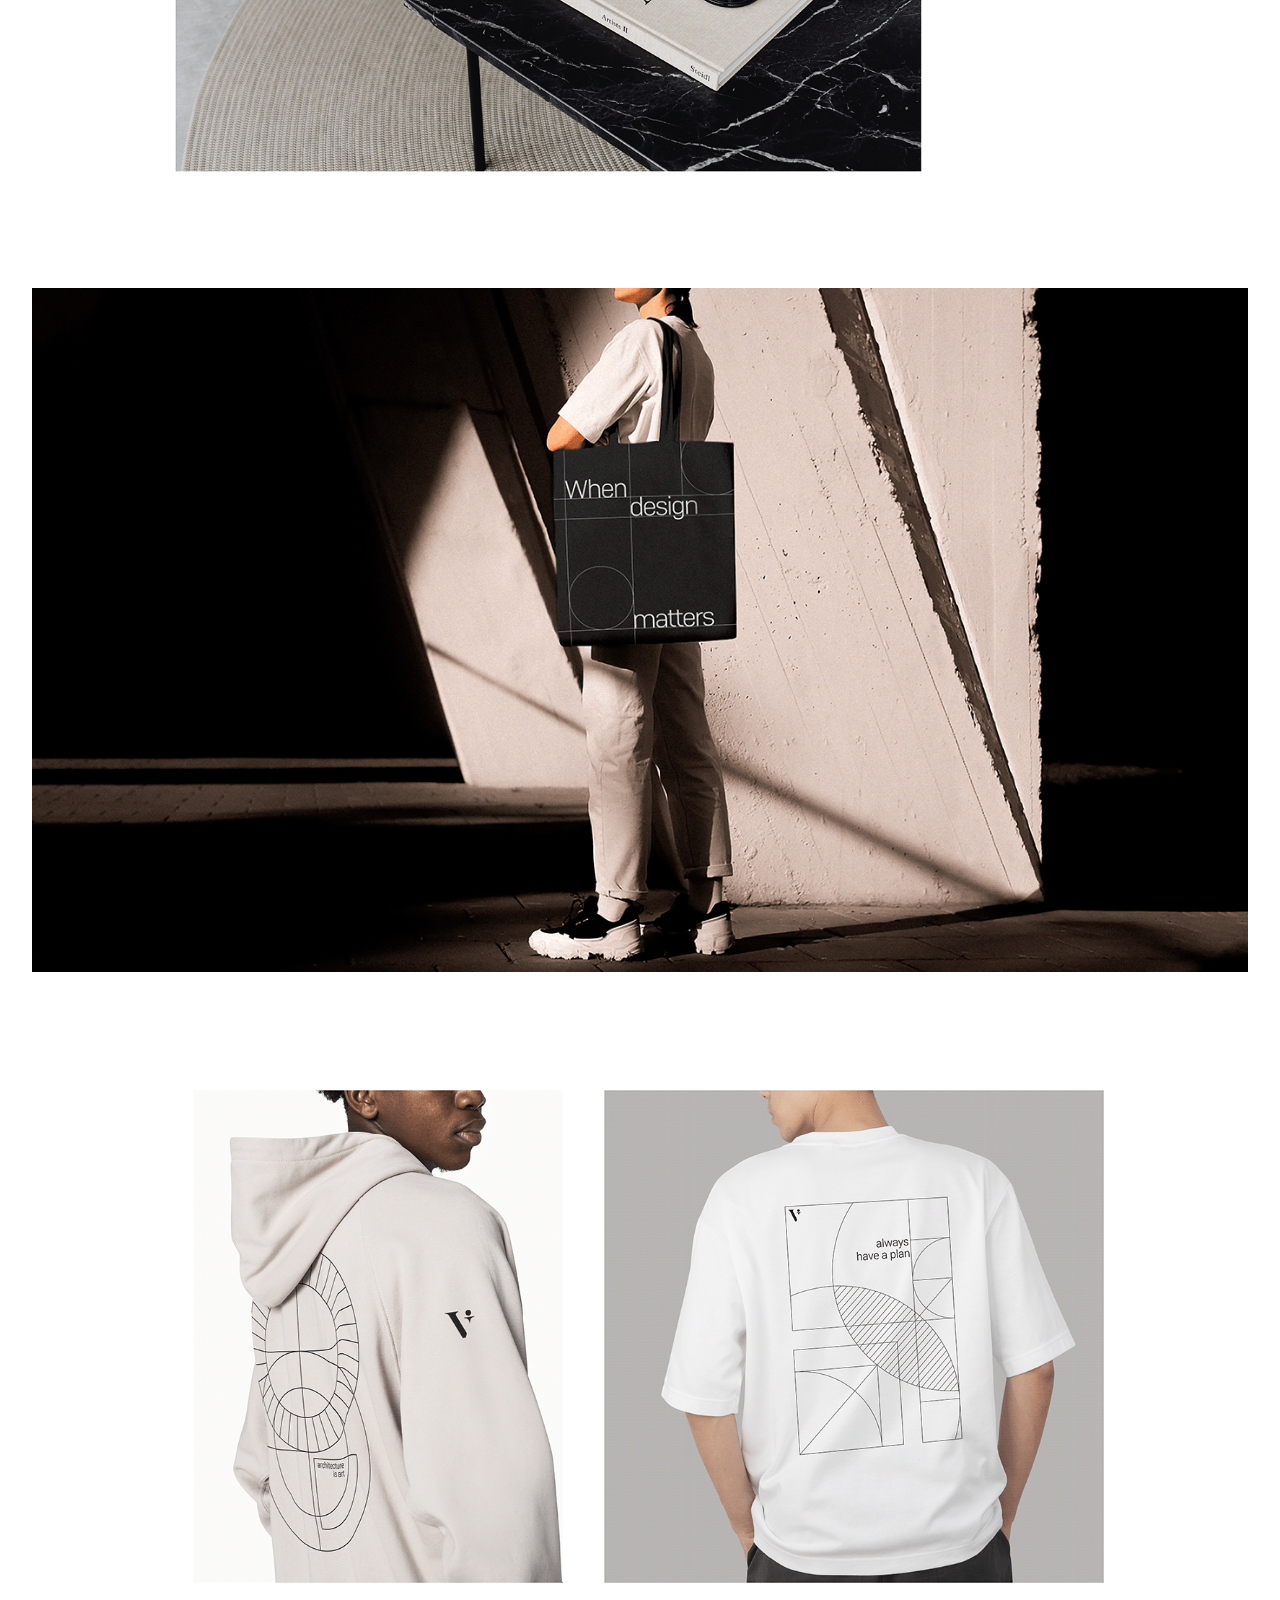
<file: projects/project-04.html>
<!DOCTYPE html>
<html lang="ru">

<head>

    <meta charset="UTF-8">

    <meta
        name="viewport"
        content="width=device-width, initial-scale=1.0"
    >

    <title>Vi interiors</title>

    <link
        rel="preconnect"
        href="https://fonts.googleapis.com"
    >

    <link
        rel="preconnect"
        href="https://fonts.gstatic.com"
        crossorigin
    >

    <link
        href="https://fonts.googleapis.com/css2?family=Onest:wght@300;400;500;600&display=swap"
        rel="stylesheet"
    >

    <link
        rel="stylesheet"
        href="../css/style.css"
    >

</head>

<body>

    <header class="header">

        <div class="container">

            <div class="header-inner">

                <a
                    href="../index.html"
                    class="logo"
                >
                    КСЕНИЯ ШИРШОВА
                </a>

                <nav class="nav">

                    <a href="../about.html">Инфо</a>

                    <a href="../index.html#projects">Проекты</a>

<!-- 
                    <a href="fragments.html">
                        Фрагменты
                    </a>
-->

                    <a href="../index.html#contacts">Контакты</a>

                </nav>

                <button
                    class="burger"
                    id="burger"
                    aria-label="Открыть меню"
                >

                    <span></span>
                    <span></span>
                    <span></span>

                </button>

            </div>

        </div>

    </header>

    <!-- MOBILE MENU -->

    <div
        class="mobile-menu"
        id="mobileMenu"
    >

    <button
        class="mobile-close"
        id="mobileClose"
        aria-label="Закрыть меню"
    >

        <span></span>
        <span></span>
        <span></span>

    </button>

        <nav class="mobile-nav">

            <a href="../index.html">Главная</a>

            <a href="../about.html">Инфо</a>

            <a href="../index.html#projects">Проекты</a>

<!-- 
                    <a href="fragments.html">
                        Фрагменты
                    </a>
-->

            <a href="../index.html#contacts">Контакты</a>

        </nav>

    </div>

<main class="project-page">

    <!-- FULL IMAGE -->

    <section class="case-section">

        <div class="container">

            <div class="grid">

                <div class="case-image-full">

                    <img
                        src="../img/projects/project-04/01.png"
                        alt=""
                    >

                </div>

            </div>

        </div>

    </section>


    <!-- HEADER -->

    <section class="project-header">

        <div class="container">

            <div class="grid">

                <div class="project-header-content">

                    <h1>
                        Архитектурное бюро Vi interiors
                    </h1>

                    <p>
                        Ребрендинг архитектурного бюро, включающий обновление визуальной идентичности, коммуникационных материалов и цифровых носителей. Проект был направлен на формирование более зрелого, премиального и целостного образа компании, отражающего ее профессиональный рост и индивидуальный подход к работе с клиентами.
                    </p>

                </div>

            </div>

        </div>

    </section>


    <!-- TEXT BLOCK -->

    <section class="case-section">

        <div class="container">

            <div class="grid">

                <div class="case-text">

                    <div class="case-tag">

                        Контекст

                    </div>

                    <div class="case-description">

                        <p>
                            По мере роста компании существующая айдентика перестала отражать масштаб бизнеса, уровень экспертизы и позиционирование бренда. Компания трансформировалась из частной практики в полноценное архитектурное бюро, специализирующееся на создании интерьерных и архитектурных решений для клиентов премиум- и бизнес-сегмента. </p>
                        <p>
                            Перед командой стояла задача сформировать современный визуальный образ, который бы подчеркивал высокий уровень сервиса, укреплял доверие клиентов и транслировал философию персонализированного подхода.
                        </p>

                    </div>

                </div>

            </div>

        </div>

    </section>


    <!-- FULL IMAGE -->

    <section class="case-section">

        <div class="container">

            <div class="grid">

                <div class="case-image-full">

                    <img
                        src="../img/projects/project-04/02.png"
                        alt=""
                    >

                </div>

            </div>

        </div>

    </section>


    <!-- TEXT -->

    <section class="case-section">

        <div class="container">

            <div class="grid">

                <div class="case-text">

                    <div class="case-tag">

                        Решение

                    </div>

                    <div class="case-description">

                        <p>
                            Основой визуальной системы стали архитектурные чертежи, модульные сетки и базовые геометрические формы — круг, линия и квадрат. Эти элементы отражают фундаментальные принципы архитектуры: точность, структуру и внимание к деталям.
                        </p>
                         <p>
                             На базе выбранного визуального языка была разработана масштабируемая система коммуникации, охватывающая все основные точки контакта бренда: фирменные материалы, проектную документацию, клиентский мерч и сайт.
                        </p>   
                         <p>
                             Для каждого проекта была создана единая структура презентационных альбомов, объединяющая текстовые материалы, техническую документацию, планы, визуализации и аналитические данные. Такой подход позволил сделать взаимодействие с клиентом более прозрачным и удобным.
                        </p>  
                         <p>
                             Дополнительно разработан минималистичный сайт с акцентом на простую навигацию, четкую структуру контента и удобный пользовательский опыт.
                        </p>                          
                    </div>

                </div>

            </div>

        </div>

    </section>


    <!-- FULL IMAGE -->

    <section class="case-section">

        <div class="container">

            <div class="grid">

                <div class="case-image-full">

                    <img
                        src="../img/projects/project-04/03.png"
                        alt=""
                    >

                </div>

            </div>

        </div>

    </section>    


    <!-- ВИДЕО, ВСТРОЕННОЕ -->

    <section class="case-section">

        <div class="container">

            <div class="grid">
                <div class="video-wrapper">
                    <iframe src="https://player.vimeo.com/video/847297654?autoplay=1&amp;loop=1&amp;title=0&amp;byline=0&amp;portrait=0&amp;autopause=0&amp;controls=0" frameborder="0" allow="autoplay; picture-in-picture" sandbox="allow-same-origin allow-scripts allow-pointer-lock allow-forms allow-popups allow-popups-to-escape-sandbox"></iframe>
                </div>
            </div>

        </div>

    </section>


    <!-- FULL IMAGE -->

    <section class="case-section">

        <div class="container">

            <div class="grid">

                <div class="case-image-full">

                    <img
                        src="../img/projects/project-04/04.png"
                        alt=""
                    >

                </div>

            </div>

        </div>

    </section>    


    <!-- FULL IMAGE -->

    <section class="case-section">

        <div class="container">

            <div class="grid">

                <div class="case-image-full">

                    <img
                        src="../img/projects/project-04/05.png"
                        alt=""
                    >

                </div>             

            </div>

        </div>

    </section>    

    <!-- IMAGE 10 COL -->

    <section class="case-section">

        <div class="container">

            <div class="grid">

                <div class="case-image-medium">

                    <img
                        src="../img/projects/project-04/14.png"
                        alt=""
                    >

                </div>

            </div>

        </div>

    </section>  


    <!-- ВИДЕО, ВСТРОЕННОЕ -->

    <section class="case-section">

        <div class="container">

            <div class="grid">
                <div class="video-wrapper">
                    <iframe src="https://player.vimeo.com/video/848306543?autoplay=1&amp;loop=1&amp;title=0&amp;byline=0&amp;portrait=0&amp;autopause=0&amp;controls=0" frameborder="0" allow="autoplay; picture-in-picture" sandbox="allow-same-origin allow-scripts allow-pointer-lock allow-forms allow-popups allow-popups-to-escape-sandbox"></iframe>
                </div>
            </div>

        </div>

    </section>


    <!-- FULL IMAGE -->

    <section class="case-section">

        <div class="container">

            <div class="grid">

                <div class="case-image-full">

                    <img
                        src="../img/projects/project-04/06.png"
                        alt=""
                    >

                </div>             

            </div>

        </div>

    </section>   


    <!-- IMAGE 10 COL -->

    <section class="case-section">

        <div class="container">

            <div class="grid">

                <div class="case-image-medium">

                    <img
                        src="../img/projects/project-04/07.png"
                        alt=""
                    >

                </div>

            </div>

        </div>

    </section>    


    <!-- FULL IMAGE -->

    <section class="case-section">

        <div class="container">

            <div class="grid">

                <div class="case-image-full">

                    <img
                        src="../img/projects/project-04/08.png"
                        alt=""
                    >

                </div>             

            </div>

        </div>

    </section>  

    <!-- IMAGE 10 COL -->

    <section class="case-section">

        <div class="container">

            <div class="grid">

                <div class="case-image-medium">

                    <img
                        src="../img/projects/project-04/09.png"
                        alt=""
                    >

                </div>

            </div>

        </div>

    </section>    


    <!-- FULL IMAGE -->

    <section class="case-section">

        <div class="container">

            <div class="grid">

                <div class="case-image-full">

                    <img
                        src="../img/projects/project-04/10.png"
                        alt=""
                    >

                </div>             

            </div>

        </div>

    </section>  


    <!-- IMAGE 10 COL -->

    <section class="case-section">

        <div class="container">

            <div class="grid">

                <div class="case-image-medium">

                    <img
                        src="../img/projects/project-04/11.png"
                        alt=""
                    >

                </div>

            </div>

        </div>

    </section>  

    <!-- ВИДЕО, ВСТРОЕННОЕ -->

    <section class="case-section">

        <div class="container">

            <div class="grid">
                <div class="video-wrapper">
                    <iframe src="https://player.vimeo.com/video/848311420?autoplay=1&amp;loop=1&amp;title=0&amp;byline=0&amp;portrait=0&amp;autopause=0&amp;controls=0" frameborder="0" allow="autoplay; picture-in-picture" sandbox="allow-same-origin allow-scripts allow-pointer-lock allow-forms allow-popups allow-popups-to-escape-sandbox"></iframe>
                </div>
                <div class="video-wrapper">
                    <iframe src="https://player.vimeo.com/video/848302332?autoplay=1&amp;loop=1&amp;title=0&amp;byline=0&amp;portrait=0&amp;autopause=0&amp;controls=0" frameborder="0" allow="autoplay; picture-in-picture" sandbox="allow-same-origin allow-scripts allow-pointer-lock allow-forms allow-popups allow-popups-to-escape-sandbox"></iframe>
                </div>
            </div>

        </div>

    </section>    

    <!-- FULL IMAGE -->

    <section class="case-section">

        <div class="container">

            <div class="grid">

                <div class="case-image-full">

                    <img
                        src="../img/projects/project-04/12.png"
                        alt=""
                    >

                </div>             

            </div>

        </div>

    </section>  


    <!-- IMAGE 10 COL -->

    <section class="case-section">

        <div class="container">

            <div class="grid">

                <div class="case-image-medium">

                    <img
                        src="../img/projects/project-04/13.jpg"
                        alt=""
                    >

                </div>

            </div>

        </div>

    </section>  


    <!-- ВИДЕО, ВСТРОЕННОЕ -->

    <section class="case-section">

        <div class="container">

            <div class="grid">
                <div class="video-wrapper">
                    <iframe src="https://player.vimeo.com/video/848316441?autoplay=1&amp;loop=1&amp;title=0&amp;byline=0&amp;portrait=0&amp;autopause=0&amp;controls=0" frameborder="0" allow="autoplay; picture-in-picture" sandbox="allow-same-origin allow-scripts allow-pointer-lock allow-forms allow-popups allow-popups-to-escape-sandbox"></iframe>
                </div>
            </div>

        </div>

    </section>


    <!-- TEXT -->

    <section class="case-section">

        <div class="container">

            <div class="grid">

                <div class="case-text">

                    <div class="case-tag">

                        Моя роль

                    </div>

                    <div class="case-description">

                        <p>
                            Работала в составе небольшой команды под руководством арт-директора. Участвовала в формировании общего визуального стиля бренда и занималась разработкой дизайна сайта, обеспечивая соответствие цифрового продукта общей визуальной системе. 
                        </p>
                    </div>

                </div>

            </div>

        </div>

    </section>


    <section class="project-next">

        <div class="container">

            <a href="project-05.html">

                Следующий проект →

            </a>

        </div>

    </section>

</main>

    <script src="../js/script.js"></script>

</body>

</html>
</file>
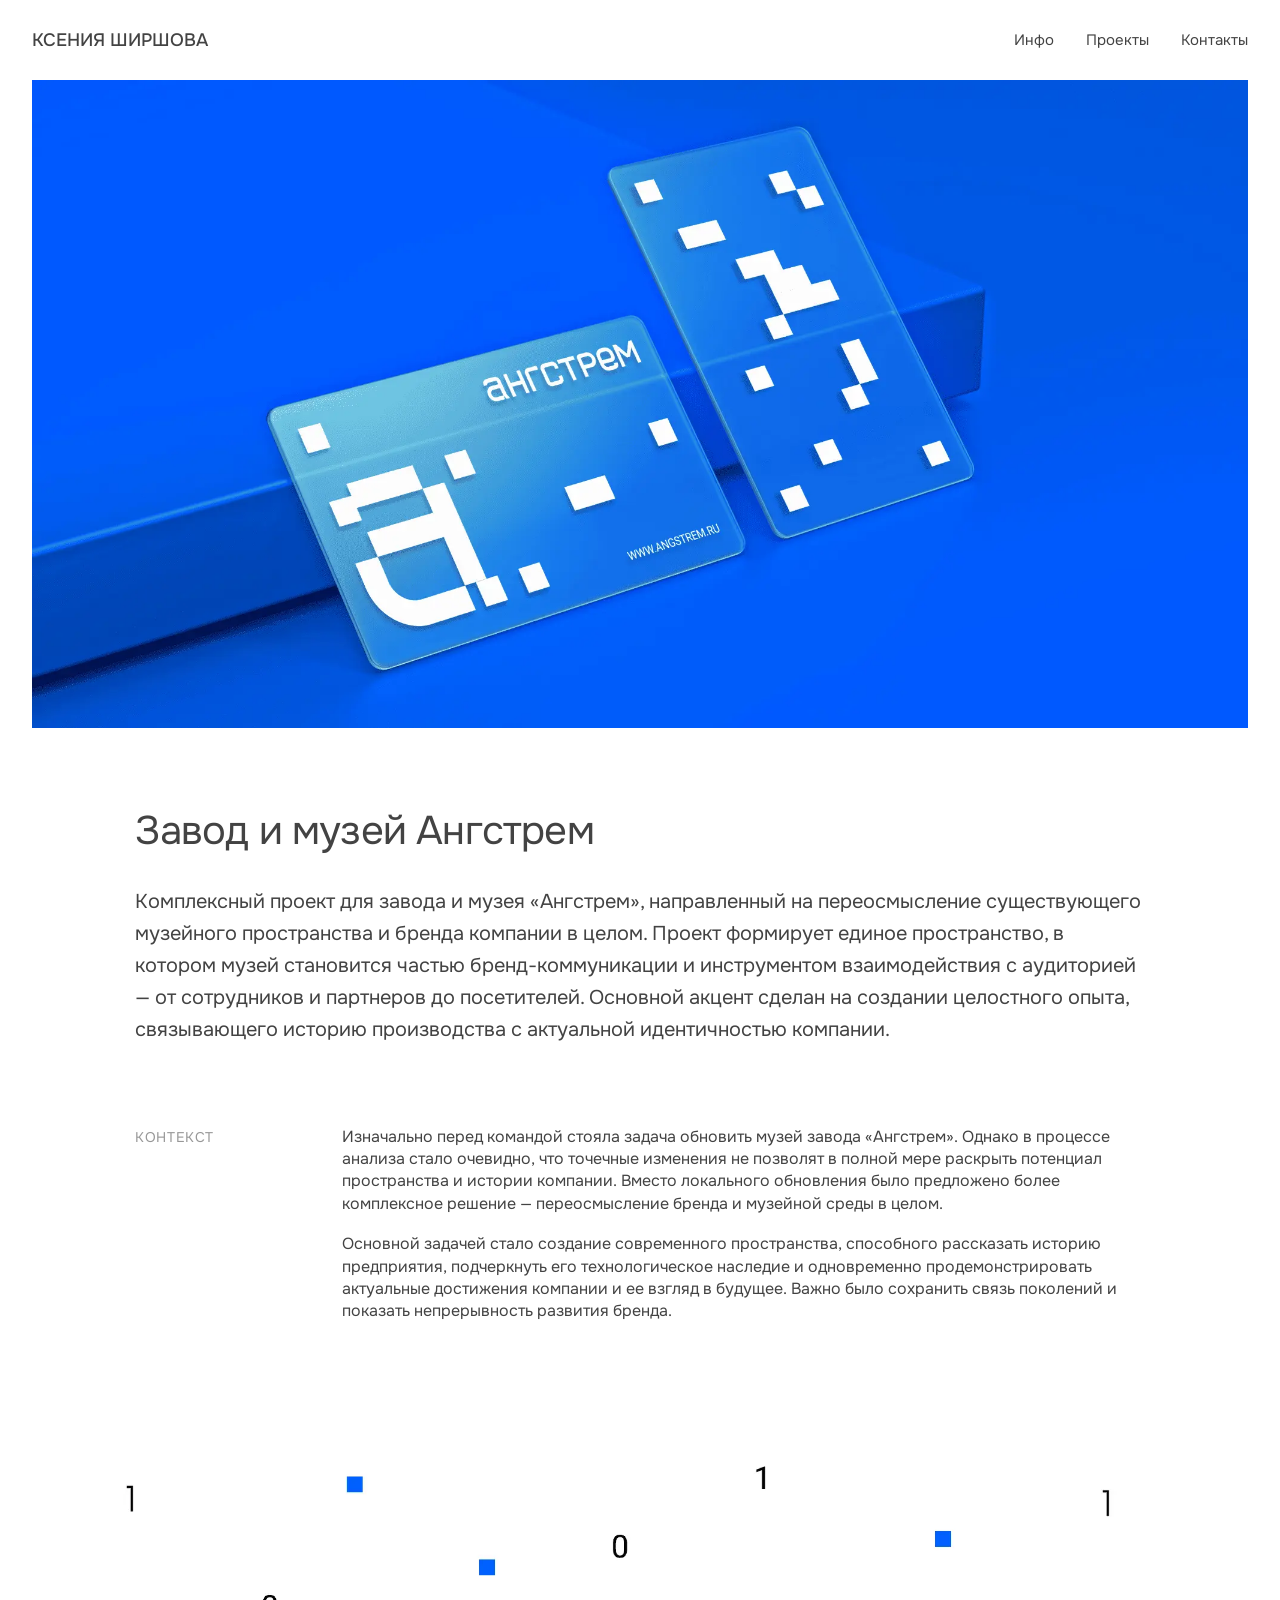
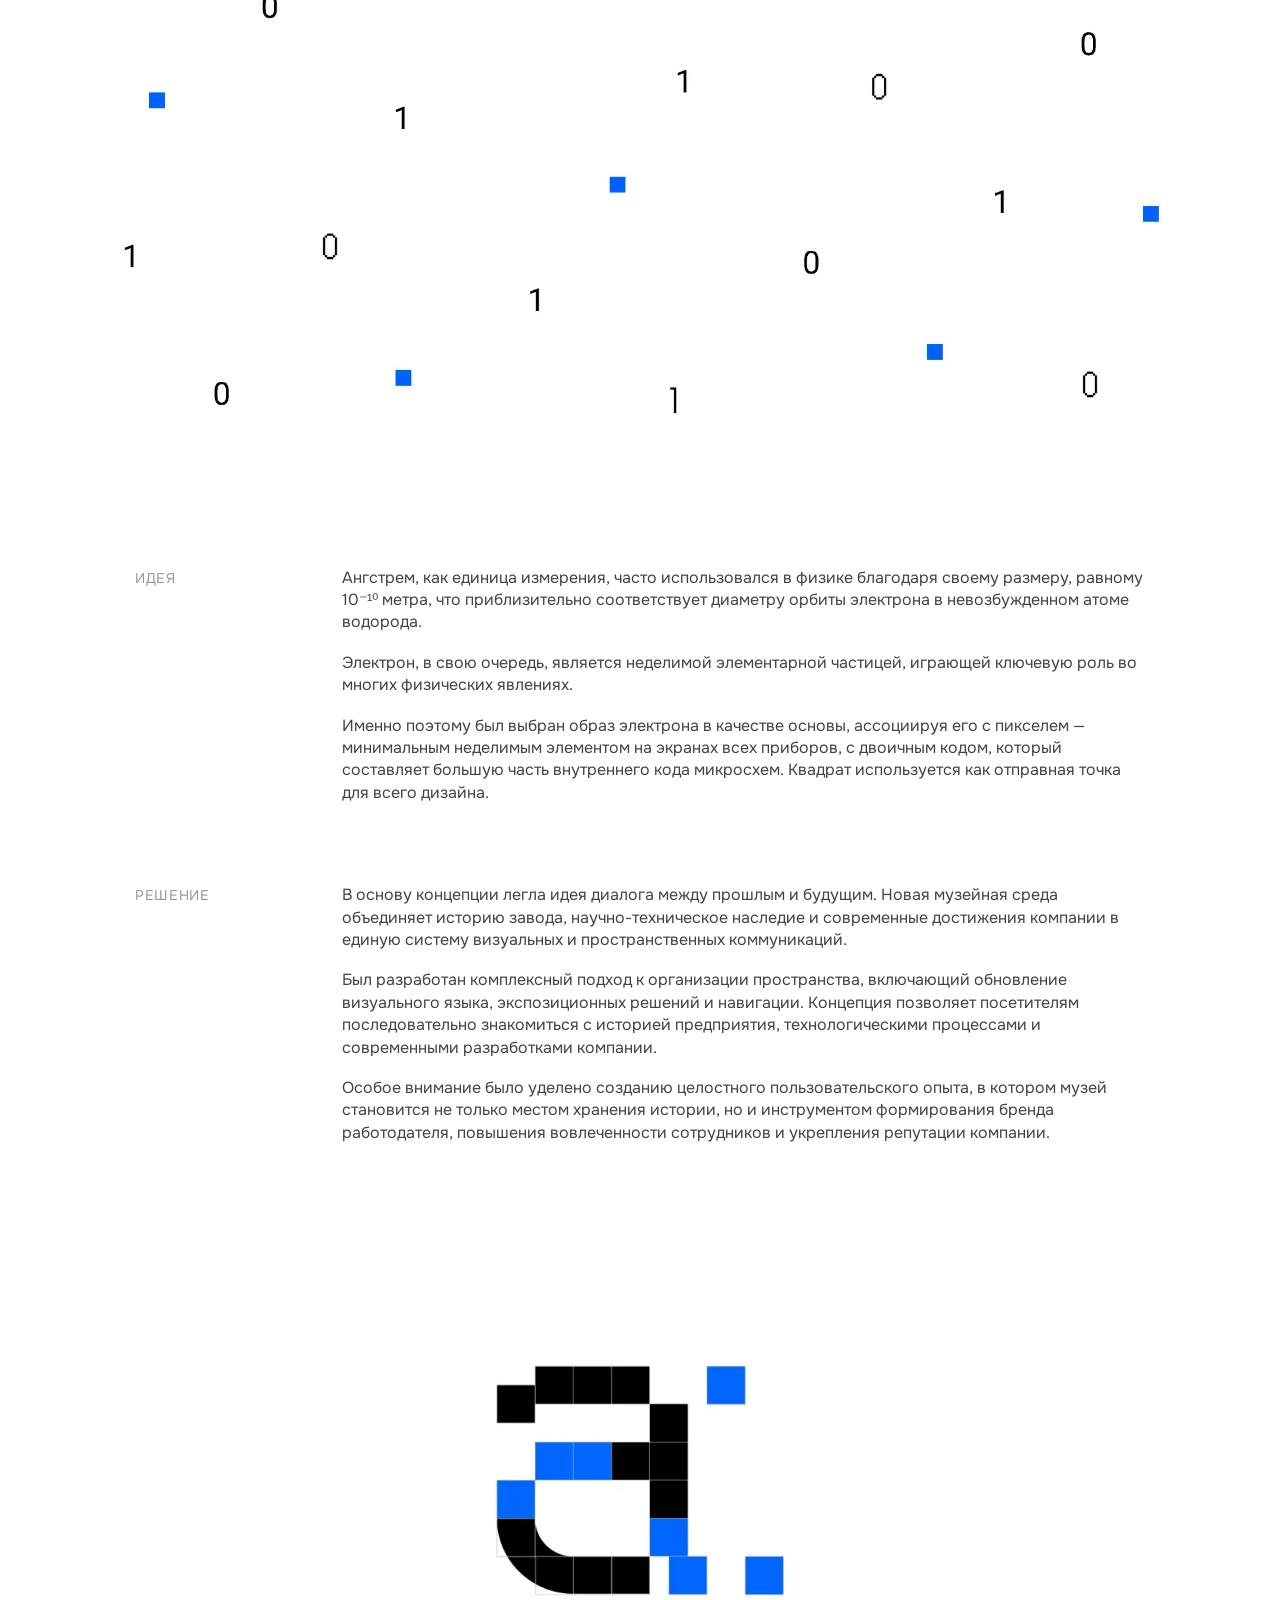
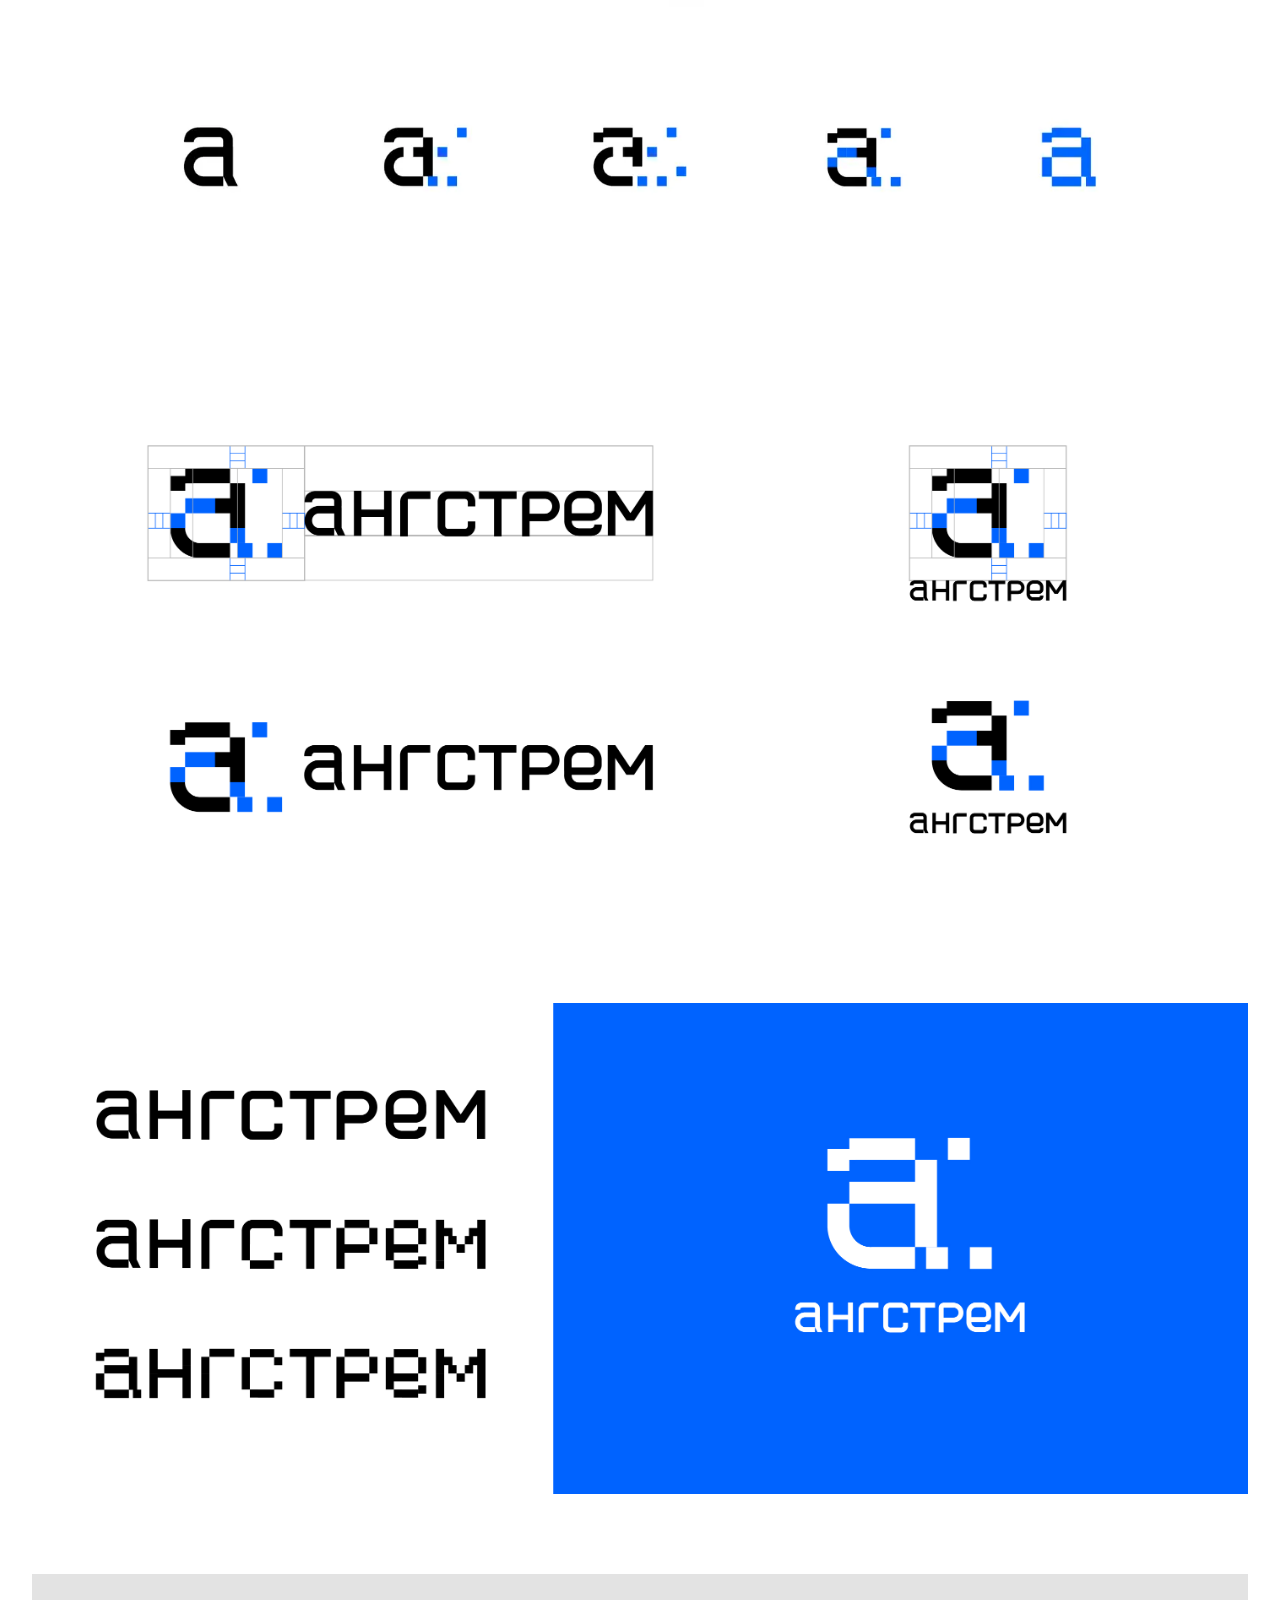
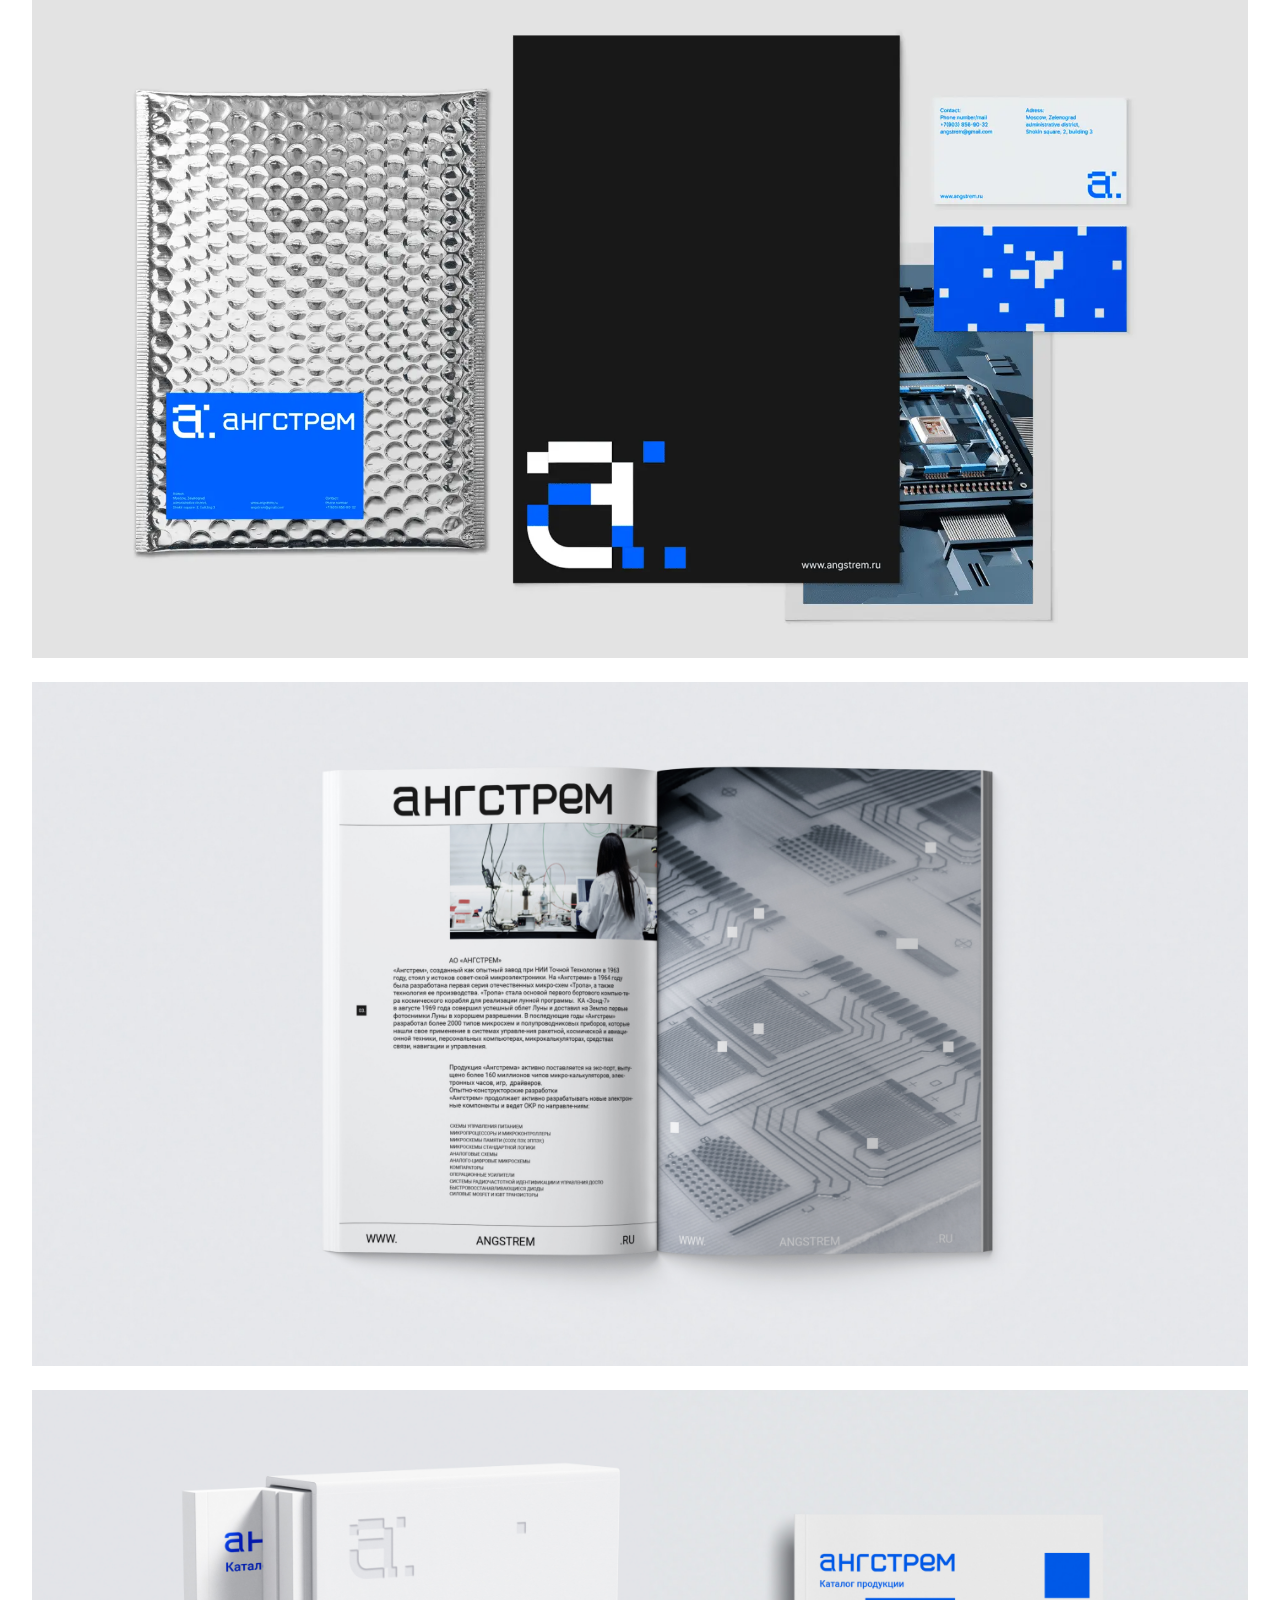
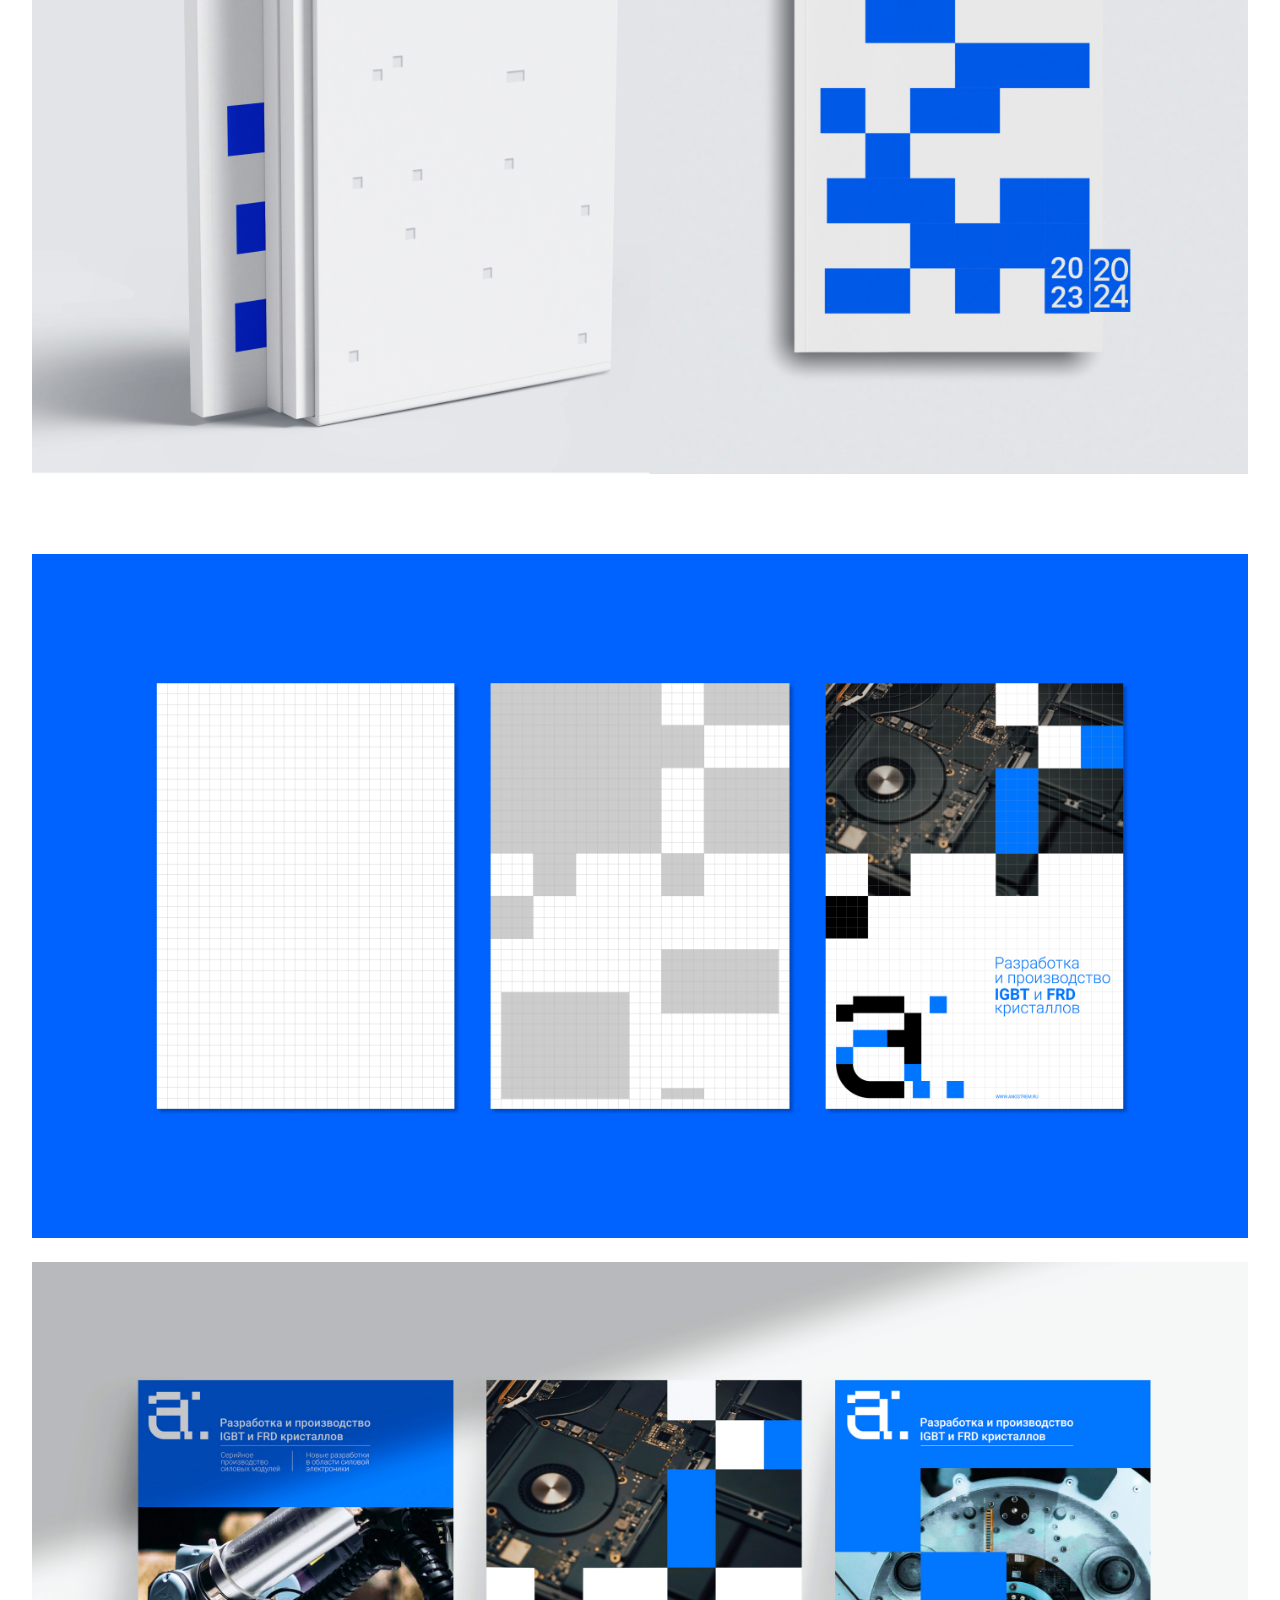
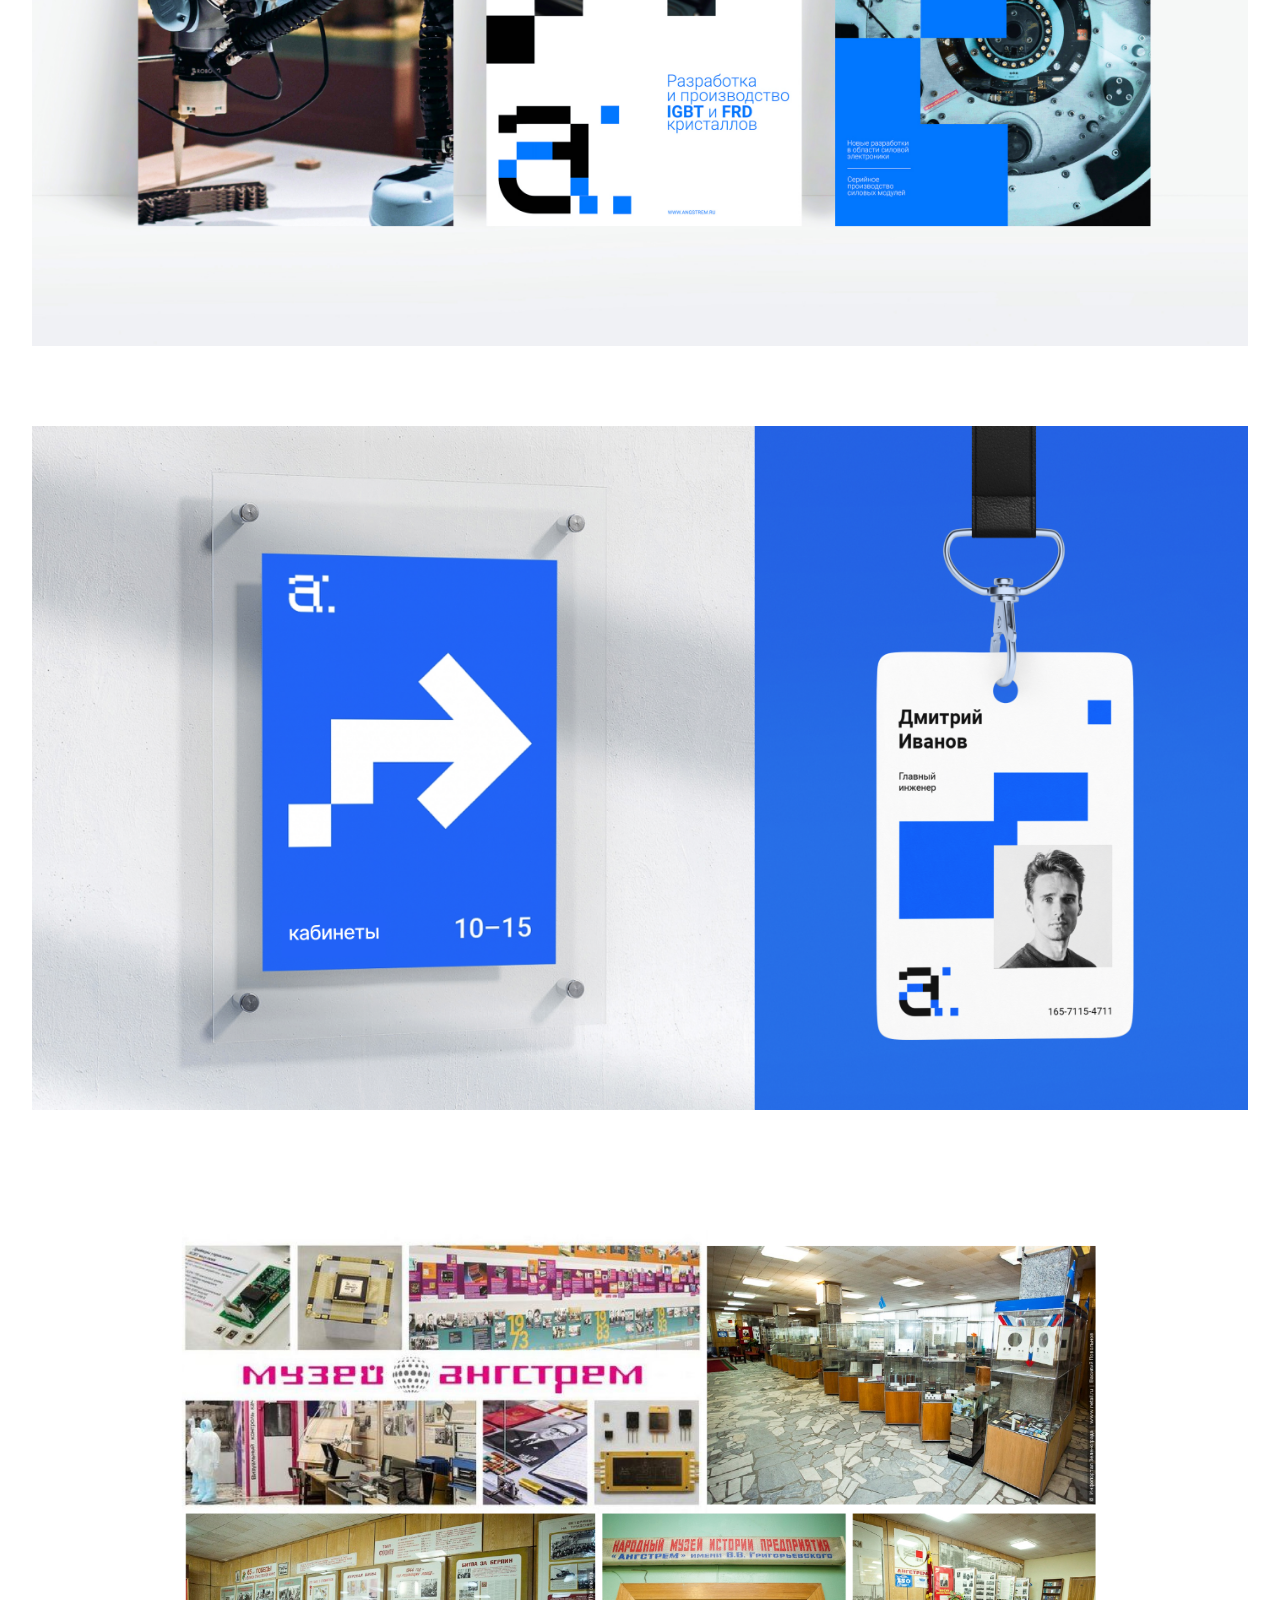
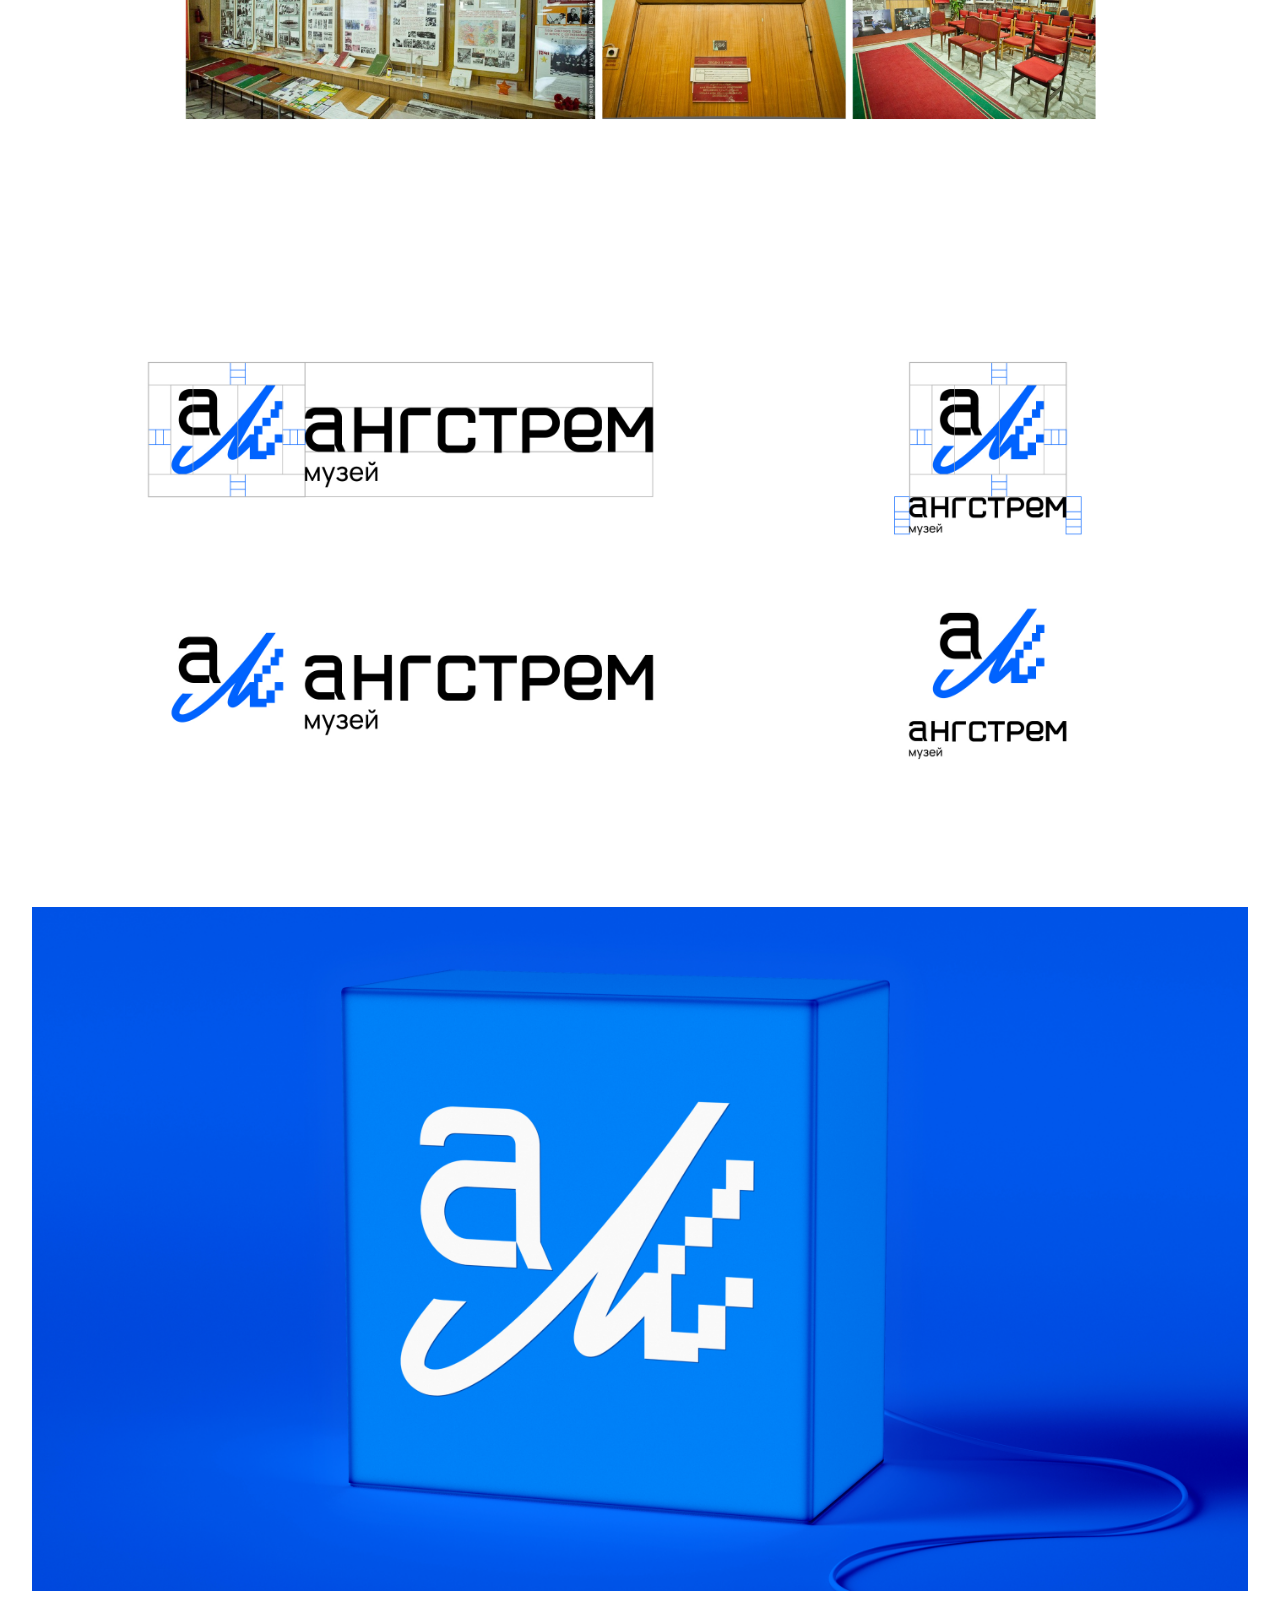
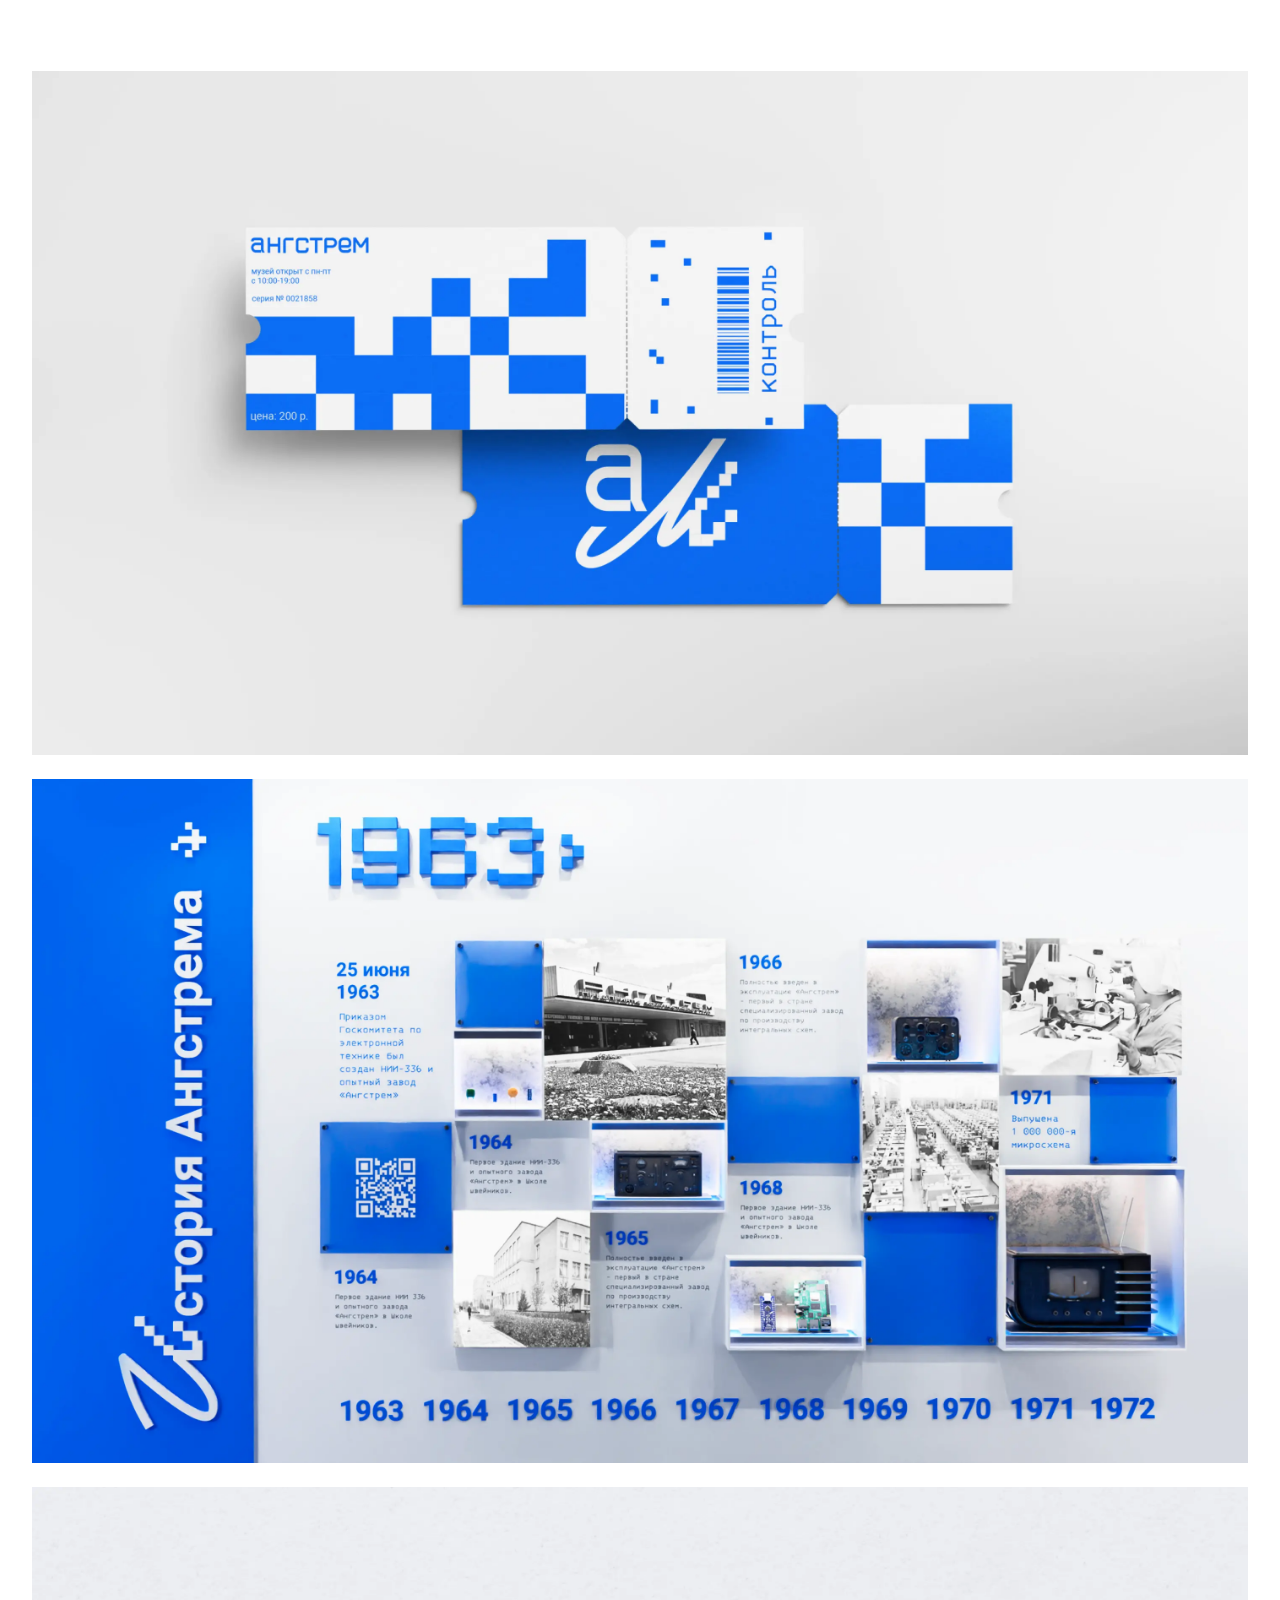
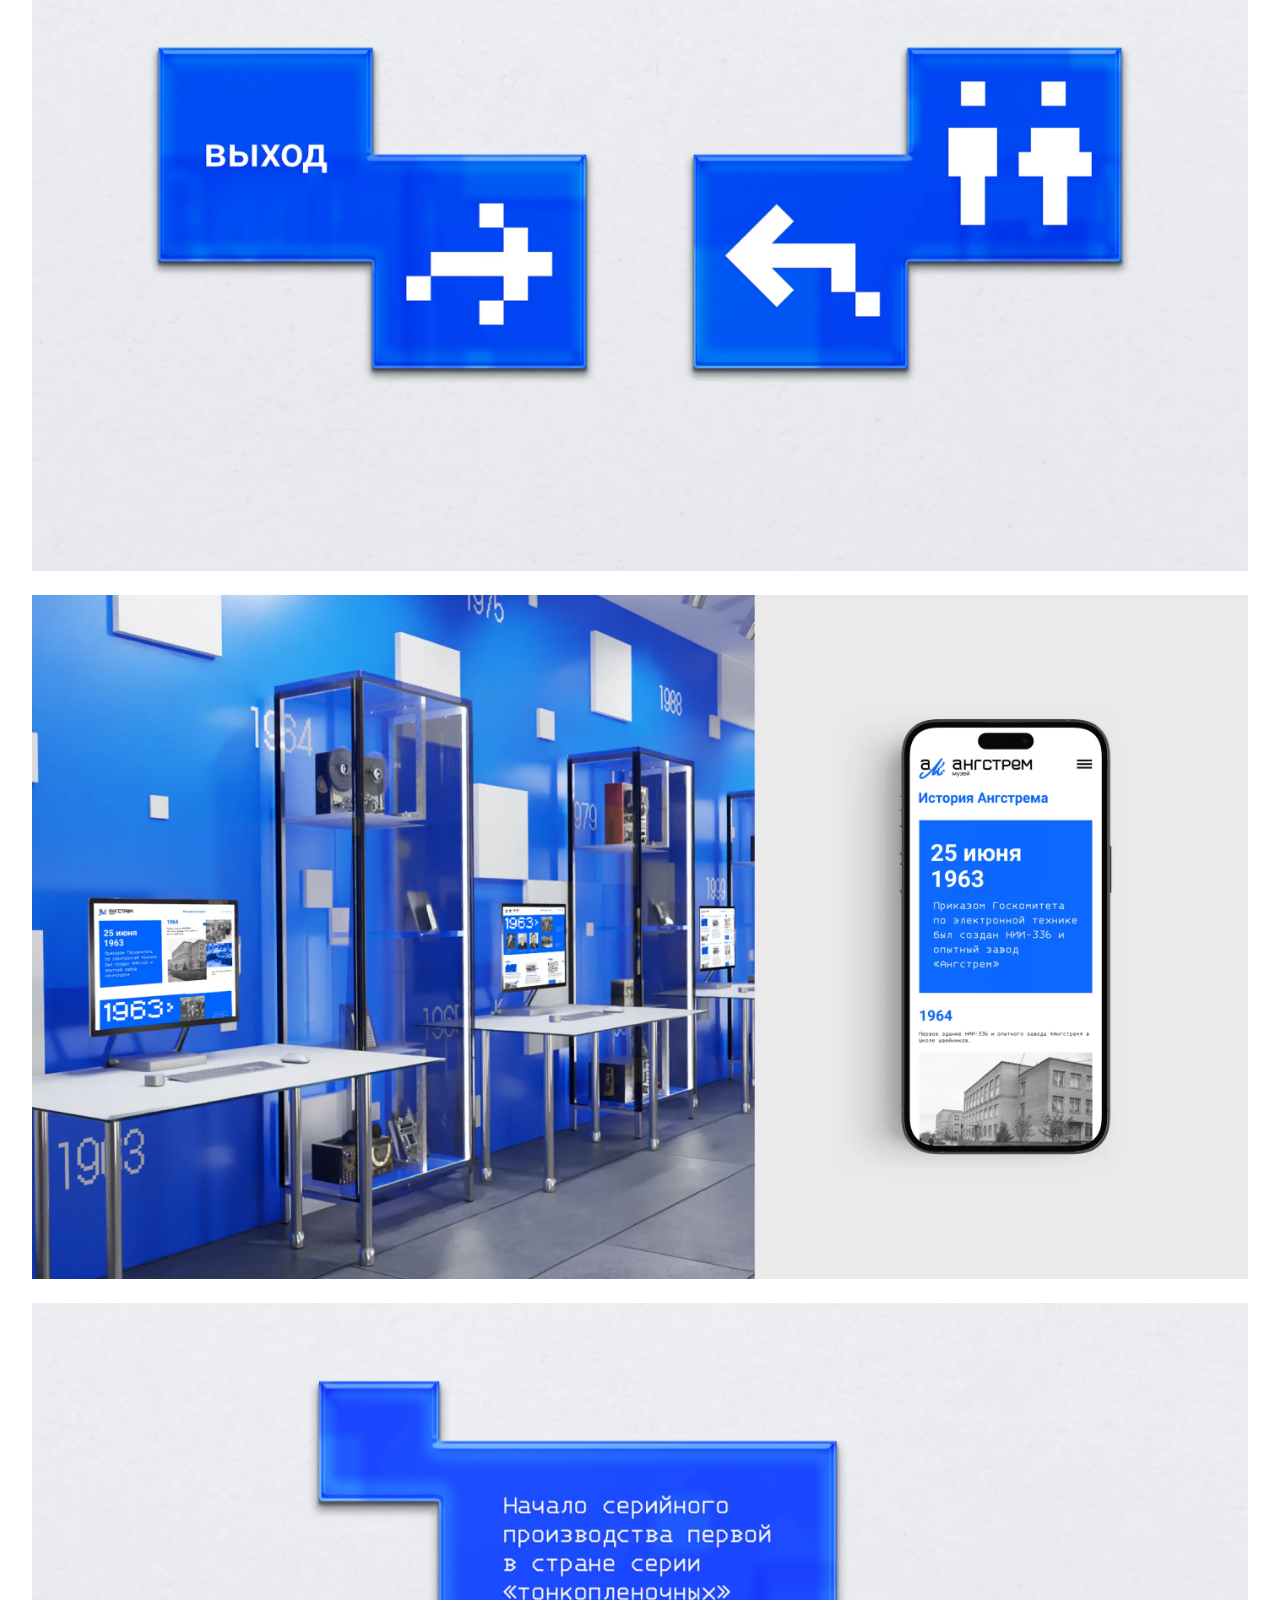
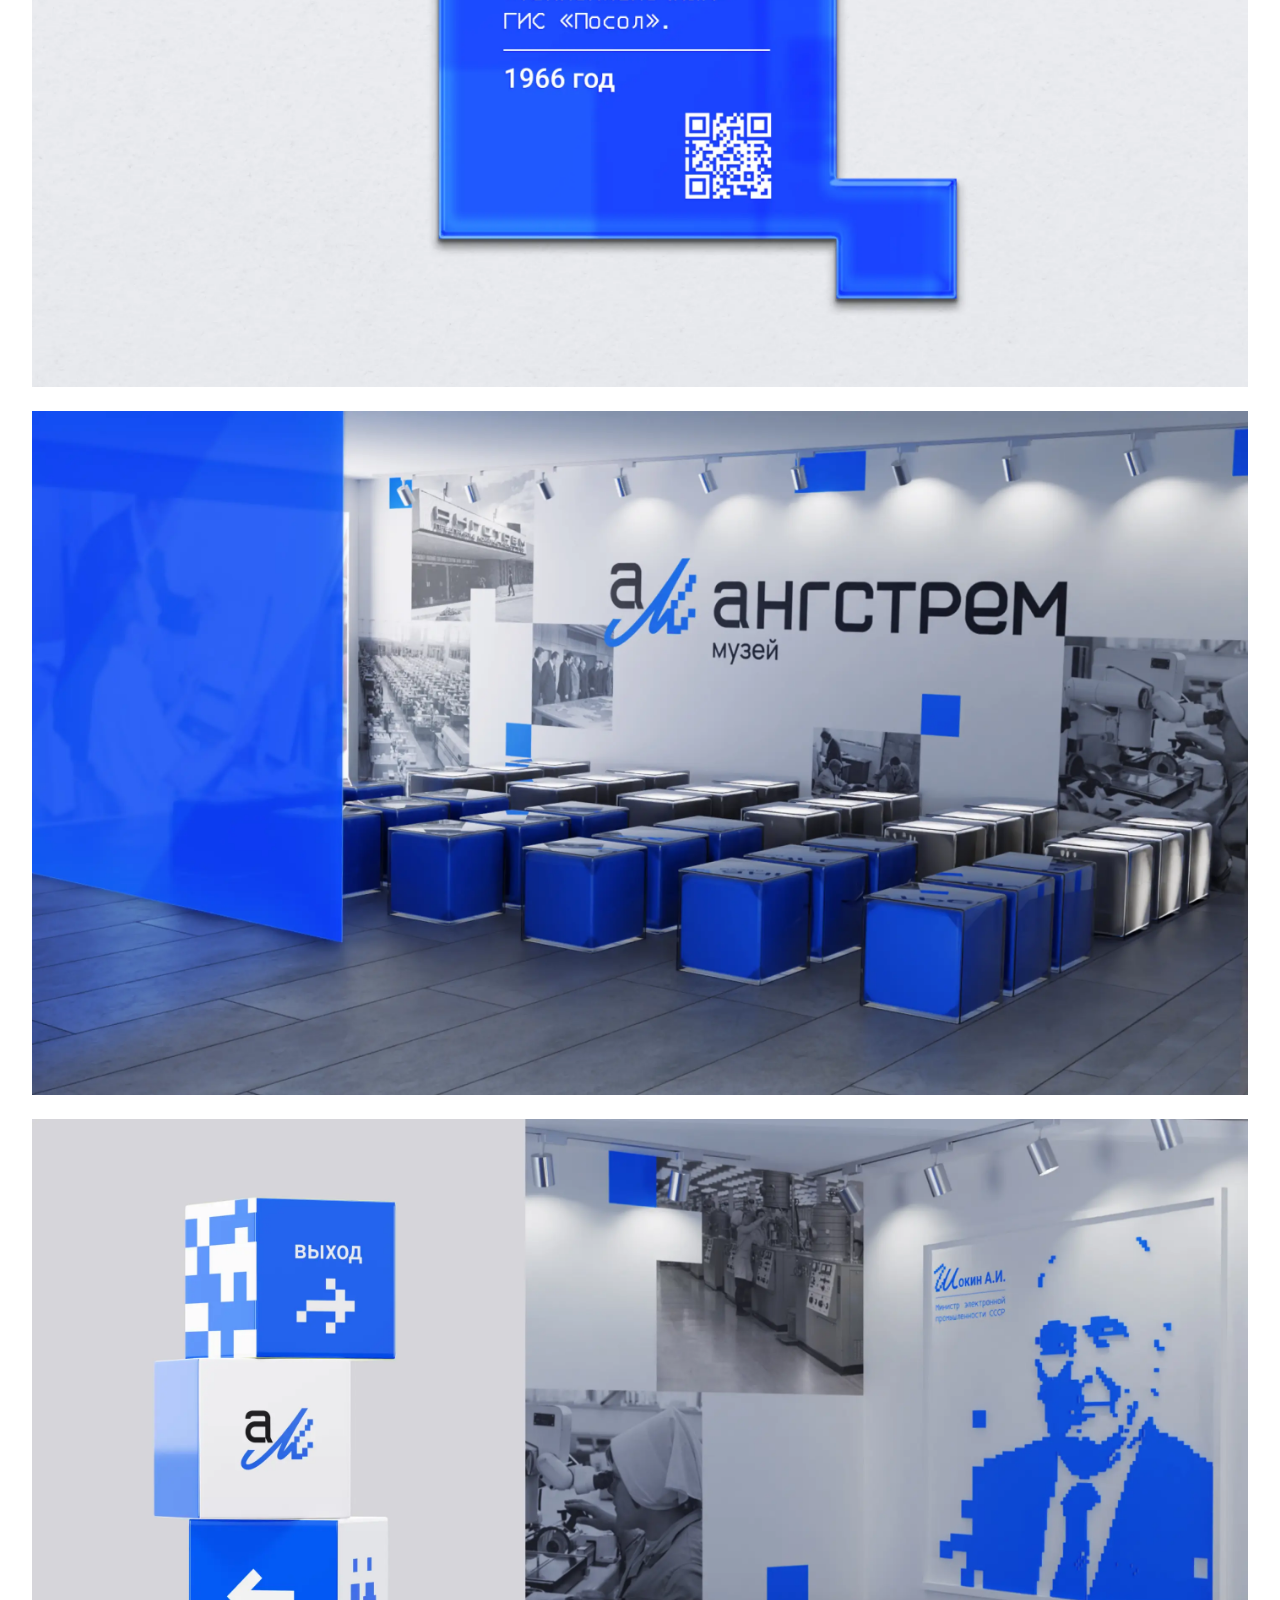
<file: projects/project-05.html>
<!DOCTYPE html>
<html lang="ru">

<head>

    <meta charset="UTF-8">

    <meta
        name="viewport"
        content="width=device-width, initial-scale=1.0"
    >

    <title>Ангстрем</title>

    <link
        rel="preconnect"
        href="https://fonts.googleapis.com"
    >

    <link
        rel="preconnect"
        href="https://fonts.gstatic.com"
        crossorigin
    >

    <link
        href="https://fonts.googleapis.com/css2?family=Onest:wght@300;400;500;600&display=swap"
        rel="stylesheet"
    >

    <link
        rel="stylesheet"
        href="../css/style.css"
    >

</head>

<body>

    <header class="header">

        <div class="container">

            <div class="header-inner">

                <a
                    href="../index.html"
                    class="logo"
                >
                    КСЕНИЯ ШИРШОВА
                </a>

                <nav class="nav">

                    <a href="../about.html">Инфо</a>

                    <a href="../index.html#projects">Проекты</a>

<!-- 
                    <a href="fragments.html">
                        Фрагменты
                    </a>
-->

                    <a href="../index.html#contacts">Контакты</a>

                </nav>

                <button
                    class="burger"
                    id="burger"
                    aria-label="Открыть меню"
                >

                    <span></span>
                    <span></span>
                    <span></span>

                </button>

            </div>

        </div>

    </header>

    <!-- MOBILE MENU -->

    <div
        class="mobile-menu"
        id="mobileMenu"
    >

    <button
        class="mobile-close"
        id="mobileClose"
        aria-label="Закрыть меню"
    >

        <span></span>
        <span></span>
        <span></span>

    </button>

        <nav class="mobile-nav">

            <a href="../index.html">Главная</a>

            <a href="../about.html">Инфо</a>

            <a href="../index.html#projects">Проекты</a>

<!-- 
                    <a href="fragments.html">
                        Фрагменты
                    </a>
-->

            <a href="../index.html#contacts">Контакты</a>

        </nav>

    </div>

<main class="project-page">

    <!-- FULL IMAGE -->

    <section class="case-section">

        <div class="container">

            <div class="grid">

                <div class="case-image-full">

                    <img
                        src="../img/projects/project-05/01.webp"
                        alt=""
                    >

                </div>

            </div>

        </div>

    </section>


    <!-- HEADER -->

    <section class="project-header">

        <div class="container">

            <div class="grid">

                <div class="project-header-content">

                    <h1>
                        Завод и музей Ангстрем
                    </h1>

                    <p>
                        Комплексный проект для завода и музея «Ангстрем», направленный на переосмысление существующего музейного пространства и бренда компании в целом. Проект формирует единое пространство, в котором музей становится частью бренд-коммуникации и инструментом взаимодействия с аудиторией — от сотрудников и партнеров до посетителей. Основной акцент сделан на создании целостного опыта, связывающего историю производства с актуальной идентичностью компании.
                    </p>

                </div>

            </div>

        </div>

    </section>


    <!-- TEXT BLOCK -->

    <section class="case-section">

        <div class="container">

            <div class="grid">

                <div class="case-text">

                    <div class="case-tag">

                        Контекст

                    </div>

                    <div class="case-description">

                        <p>
                            Изначально перед командой стояла задача обновить музей завода «Ангстрем». Однако в процессе анализа стало очевидно, что точечные изменения не позволят в полной мере раскрыть потенциал пространства и истории компании. Вместо локального обновления было предложено более комплексное решение — переосмысление бренда и музейной среды в целом.</p>
                        <p>
                           Основной задачей стало создание современного пространства, способного рассказать историю предприятия, подчеркнуть его технологическое наследие и одновременно продемонстрировать актуальные достижения компании и ее взгляд в будущее. Важно было сохранить связь поколений и показать непрерывность развития бренда.
                        </p>

                    </div>

                </div>

            </div>

        </div>

    </section>


    <!-- FULL IMAGE -->

    <section class="case-section">

        <div class="container">

            <div class="grid">

                <div class="case-image-full">

                    <img
                        src="../img/projects/project-05/02.webp"
                        alt=""
                    >

                </div>

            </div>

        </div>

    </section>


    <!-- TEXT -->

    <section class="case-section">

        <div class="container">

            <div class="grid">

                <div class="case-text">

                    <div class="case-tag">

                        Идея

                    </div>

                    <div class="case-description">

                        <p>
                            Ангстрем, как единица измерения, часто использовался в физике благодаря своему размеру, равному 10⁻¹⁰ метра, что приблизительно соответствует диаметру орбиты электрона в невозбужденном атоме водорода.
                        </p>
                         <p>
                             Электрон, в свою очередь, является неделимой элементарной частицей, играющей ключевую роль во многих физических явлениях.
                        </p>   
                         <p>
                             Именно поэтому был выбран образ электрона в качестве основы, ассоциируя его с пикселем — минимальным неделимым элементом на экранах всех приборов, с двоичным кодом, который составляет большую часть внутреннего кода микросхем. Квадрат используется как отправная точка для всего дизайна.
                        </p>                          
                    </div>

                </div>

            </div>

        </div>

    </section>

    
    <section class="case-section">

        <div class="container">

            <div class="grid">

                <div class="case-text">

                    <div class="case-tag">

                        Решение

                    </div>

                    <div class="case-description">

                        <p>
                            В основу концепции легла идея диалога между прошлым и будущим. Новая музейная среда объединяет историю завода, научно-техническое наследие и современные достижения компании в единую систему визуальных и пространственных коммуникаций.
                        </p>
                         <p>
                             Был разработан комплексный подход к организации пространства, включающий обновление визуального языка, экспозиционных решений и навигации. Концепция позволяет посетителям последовательно знакомиться с историей предприятия, технологическими процессами и современными разработками компании.
                        </p>   
                         <p>
                             Особое внимание было уделено созданию целостного пользовательского опыта, в котором музей становится не только местом хранения истории, но и инструментом формирования бренда работодателя, повышения вовлеченности сотрудников и укрепления репутации компании.
                        </p>
                    </div>

                </div>

            </div>

        </div>

    </section>


    <!-- FULL IMAGE -->

    <section class="case-section">

        <div class="container">

            <div class="grid">

                <div class="case-image-full">

                    <img
                        src="../img/projects/project-05/03.webp"
                        alt=""
                    >

                </div>

                <div class="case-image-full">

                    <img
                        src="../img/projects/project-05/04.webp"
                        alt=""
                    >

                </div>
                <div class="case-image-full">

                    <img
                        src="../img/projects/project-05/05.webp"
                        alt=""
                    >

                </div>

            </div>

        </div>

    </section>    


    <!-- FULL IMAGE -->

    <section class="case-section">

        <div class="container">

            <div class="grid">

                <div class="case-image-full">

                    <img
                        src="../img/projects/project-05/06.webp"
                        alt=""
                    >

                </div>

                <div class="case-image-full">

                    <img
                        src="../img/projects/project-05/07.webp"
                        alt=""
                    >

                </div>

                <div class="case-image-full">

                    <img
                        src="../img/projects/project-05/08.webp"
                        alt=""
                    >

                </div>

            </div>

        </div>

    </section>    


    <!-- FULL IMAGE -->

    <section class="case-section">

        <div class="container">

            <div class="grid">

                <div class="case-image-full">

                    <img
                        src="../img/projects/project-05/09.webp"
                        alt=""
                    >

                </div>
                <div class="case-image-full">

                    <img
                        src="../img/projects/project-05/10.webp"
                        alt=""
                    >

                </div>              

            </div>

        </div>

    </section>    

    <!-- FULL IMAGE -->

    <section class="case-section">

        <div class="container">

            <div class="grid">

                <div class="case-image-full">

                    <img
                        src="../img/projects/project-05/11.webp"
                        alt=""
                    >

                </div>           

            </div>

        </div>

    </section>    


    <!-- IMAGE 10 COL -->

    <section class="case-section">

        <div class="container">

            <div class="grid">

                <div class="case-image-medium">

                    <img
                        src="../img/projects/project-05/12.webp"
                        alt=""
                    >

                </div>

            </div>

        </div>

    </section>  


    <!-- FULL IMAGE -->

    <section class="case-section">

        <div class="container">

            <div class="grid">

                <div class="case-image-full">

                    <img
                        src="../img/projects/project-05/14.webp"
                        alt=""
                    >

                </div>             

                <div class="case-image-full">

                    <img
                        src="../img/projects/project-05/13.webp"
                        alt=""
                    >

                </div>    




            </div>

        </div>

    </section>   


    <!-- FULL IMAGE -->

    <section class="case-section">

        <div class="container">

            <div class="grid">

                <div class="case-image-full">

                    <img
                        src="../img/projects/project-05/15.webp"
                        alt=""
                    >

                </div>   

                <div class="case-image-full">

                    <img
                        src="../img/projects/project-05/16.webp"
                        alt=""
                    >

                </div>   

                <div class="case-image-full">

                    <img
                        src="../img/projects/project-05/17.webp"
                        alt=""
                    >

                </div>  

                <div class="case-image-full">

                    <img
                        src="../img/projects/project-05/18.webp"
                        alt=""
                    >

                </div>                    

                <div class="case-image-full">

                    <img
                        src="../img/projects/project-05/19.webp"
                        alt=""
                    >

                </div>  

                <div class="case-image-full">

                    <img
                        src="../img/projects/project-05/20.webp"
                        alt=""
                    >

                </div>   

                <div class="case-image-full">

                    <img
                        src="../img/projects/project-05/21.webp"
                        alt=""
                    >

                </div>                                    

                <div class="case-image-full">

                    <img
                        src="../img/projects/project-05/22.webp"
                        alt=""
                    >

                </div>   

            </div>

        </div>

    </section>  


    <!-- TEXT -->

    <section class="case-section">

        <div class="container">

            <div class="grid">

                <div class="case-text">

                    <div class="case-tag">

                        Моя роль

                    </div>

                    <div class="case-description">

                        <p>
                            На этапе поиска идеи работала совместно с командой над формированием общей концепции проекта. В дальнейшем координировала работу дизайнеров, обеспечивала целостность визуальной системы и отвечала за сборку итоговой концепции и презентационных материалов проекта.
                        </p>
                        <p>
                        <a href="https://oneraagency.ru/angstrem" class="a-hover" target="_blank" rel="noopener noreferrer">Проект выполнен в составе команды агентства One RA. Оригинальная публикация проекта доступна на ресурсах агентства.</a> 
                        </p> 
                    </div>

                </div>

            </div>

        </div>

    </section>

        <section class="case-section">

        <div class="container">

            <div class="grid">

                <div class="case-text">

                    <div class="case-tag">

                        Ожидаемый <br/> 
                        профит <br/> 
                        для бизнеса                       

                    </div>

                    <div class="case-description">

                            <ul>
                            <li>Усиление бренда компании через создание современного музейного пространства</li>
                            <li>Сохранение и актуализация технологического и корпоративного наследия предприятия</li>
                            <li>Формирование эмоциональной связи между историей компании, сотрудниками и посетителями</li>
                            <li>Усиление HR-бренда за счет демонстрации истории, ценностей и достижений компании</li>
                            <li>Повышение привлекательности музея и улучшение пользовательского опыта посетителей</li>
                            </ul>
                    </div>

                </div>

            </div>

        </div>

    </section>


    <section class="project-next">

        <div class="container">

            <a href="project-01.html">

                Следующий проект →

            </a>

        </div>

    </section>

</main>

    <script src="../js/script.js"></script>

</body>

</html>
</file>
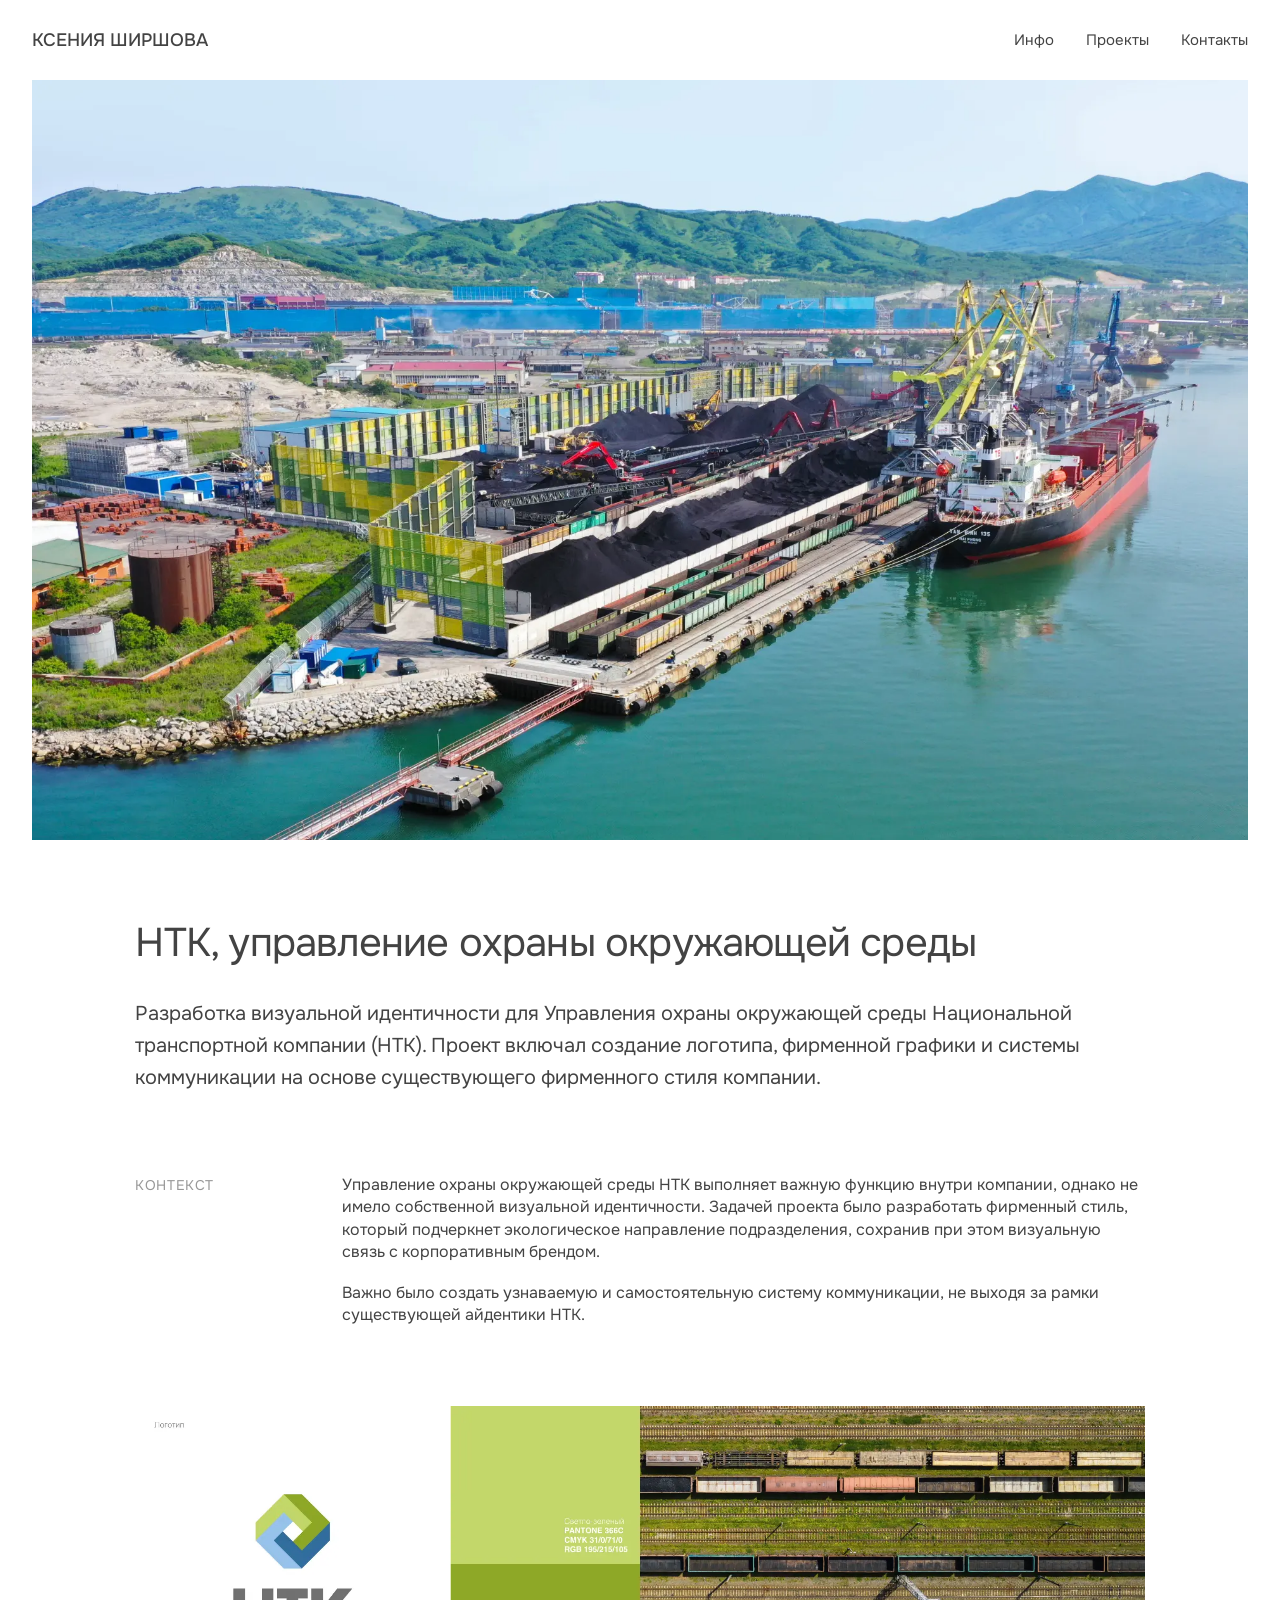
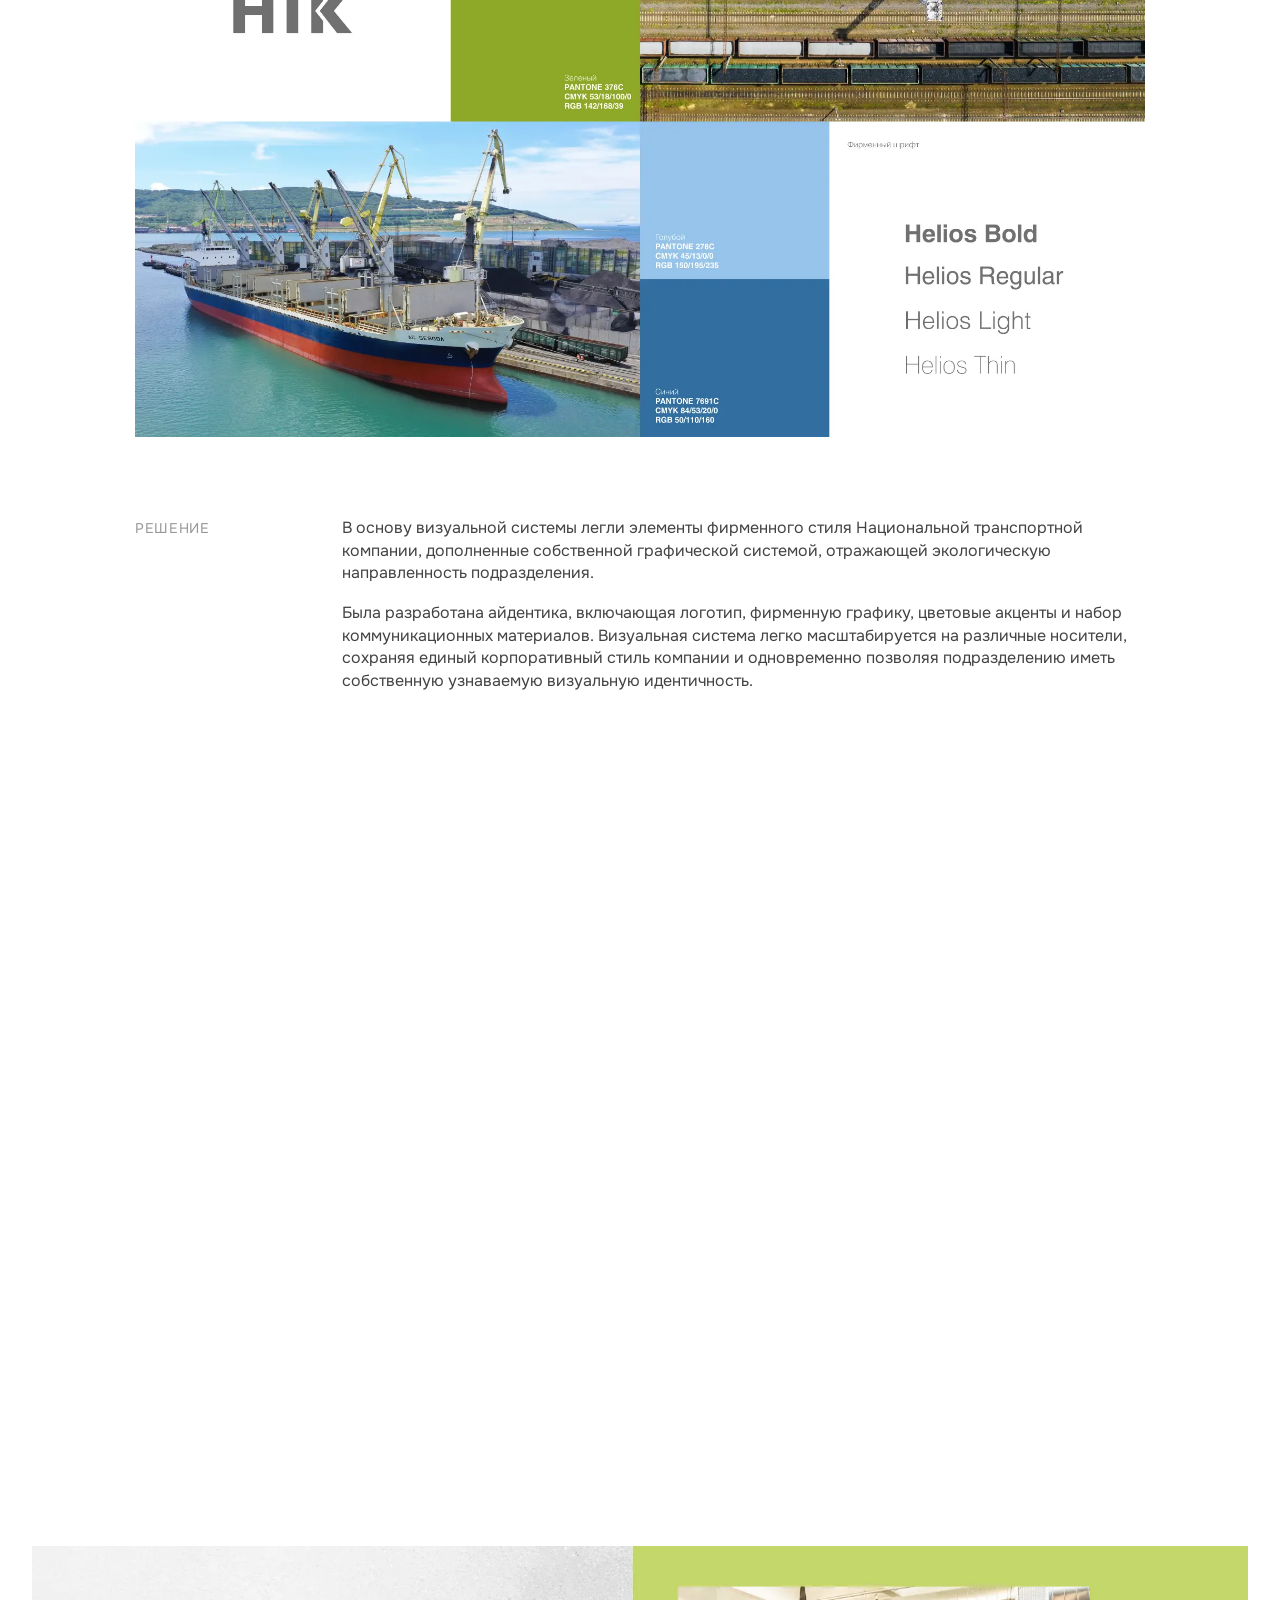
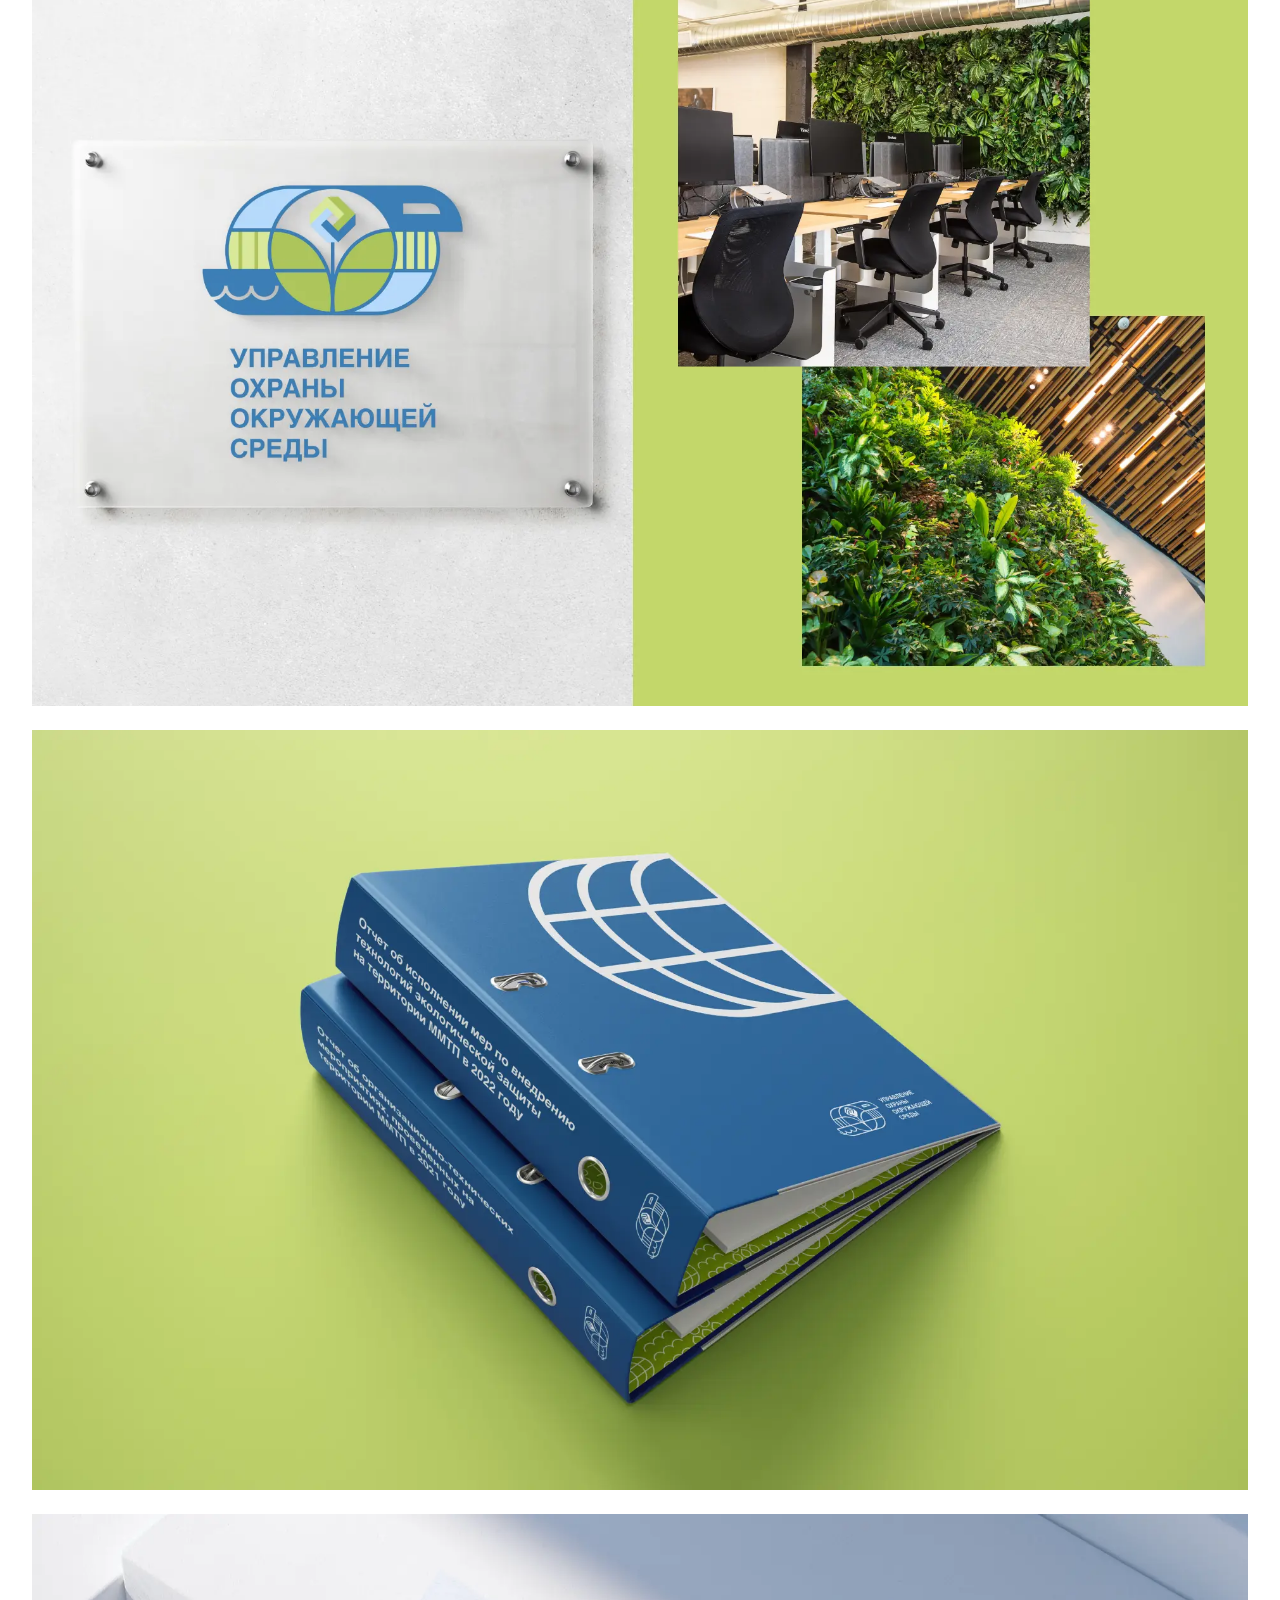
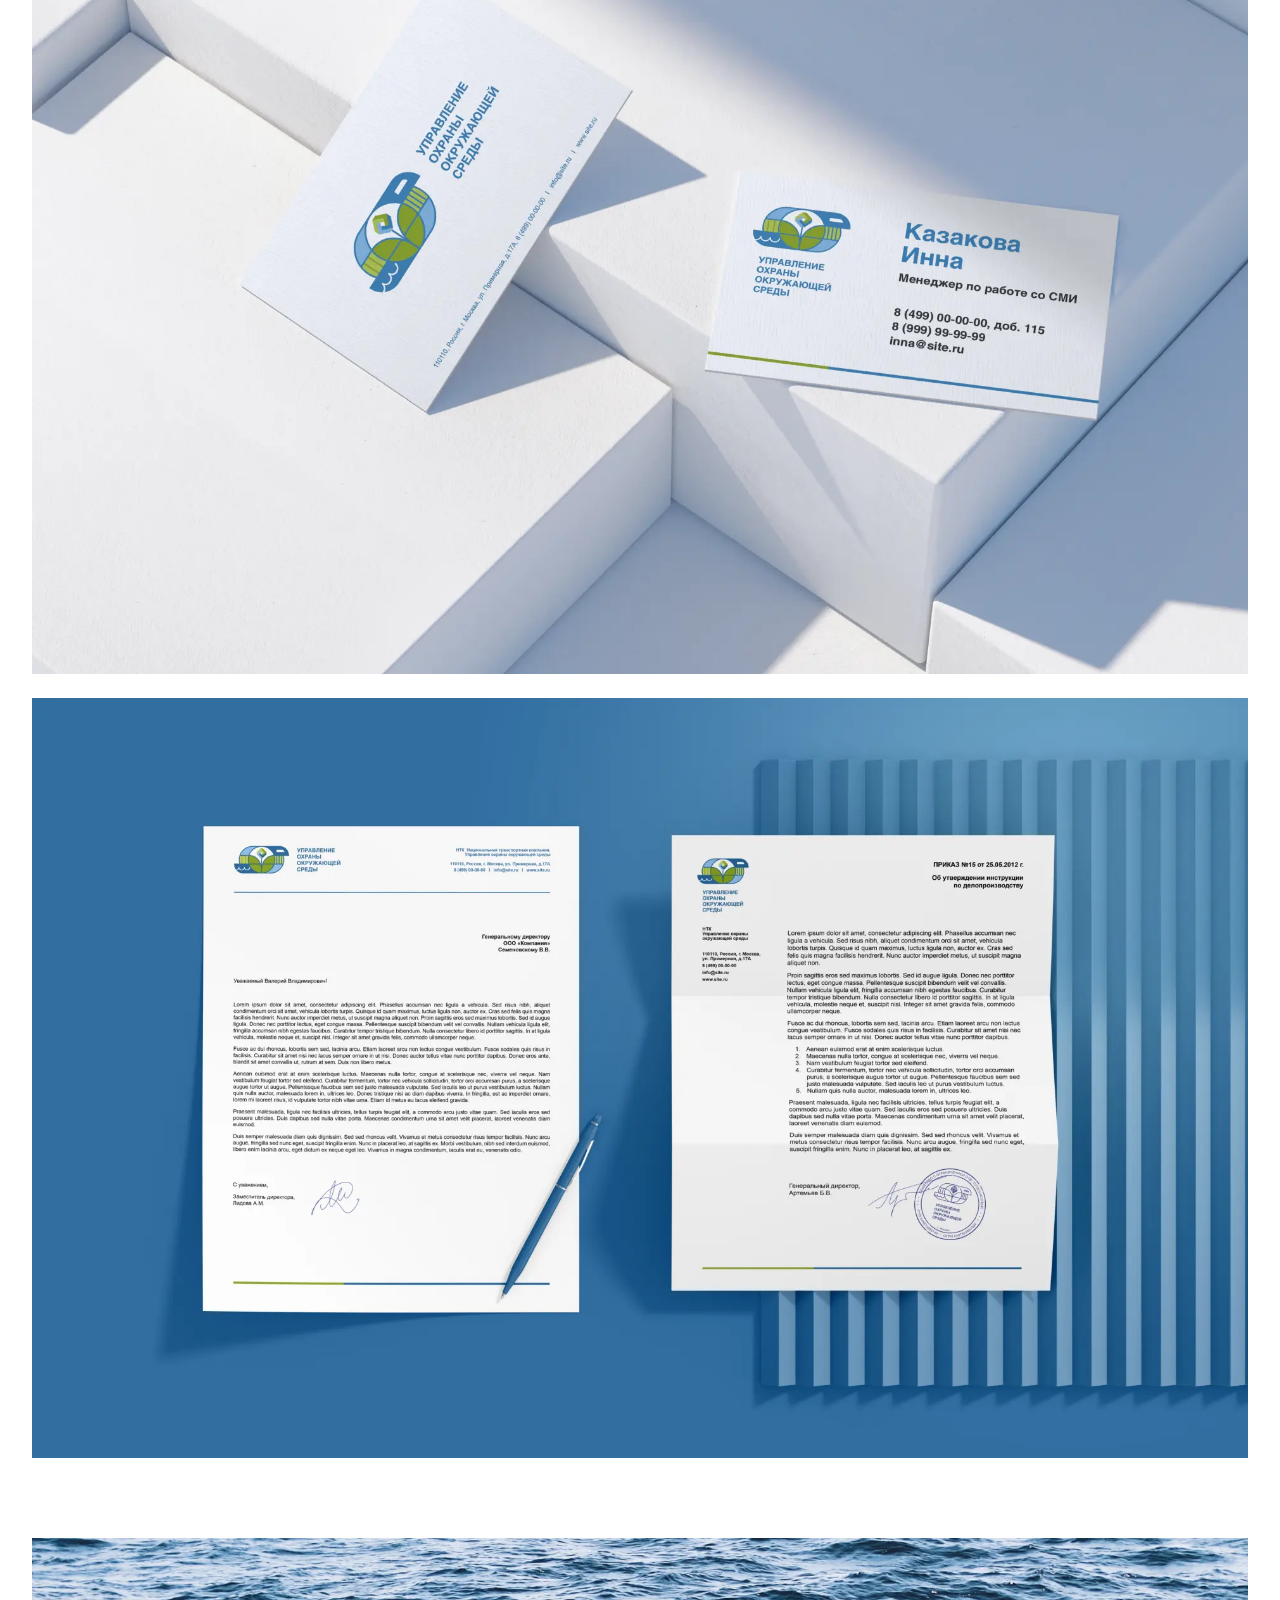
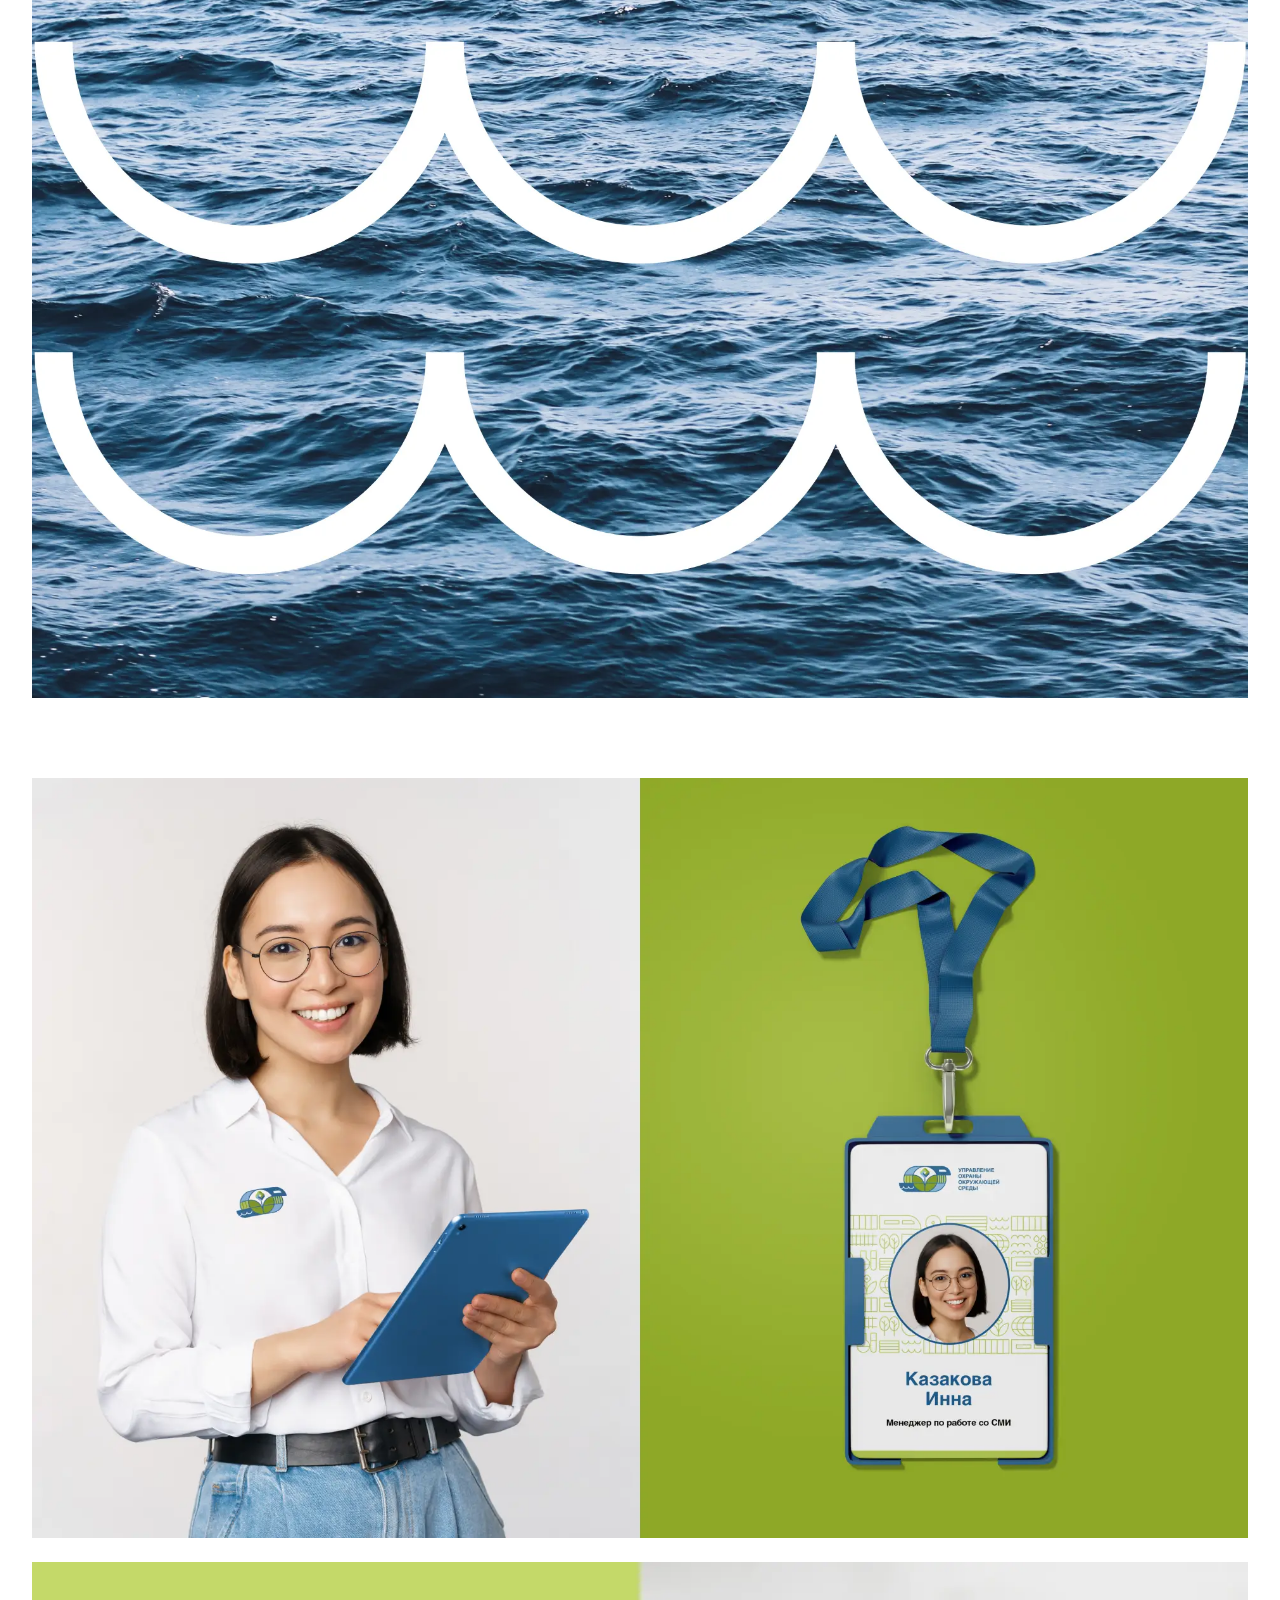
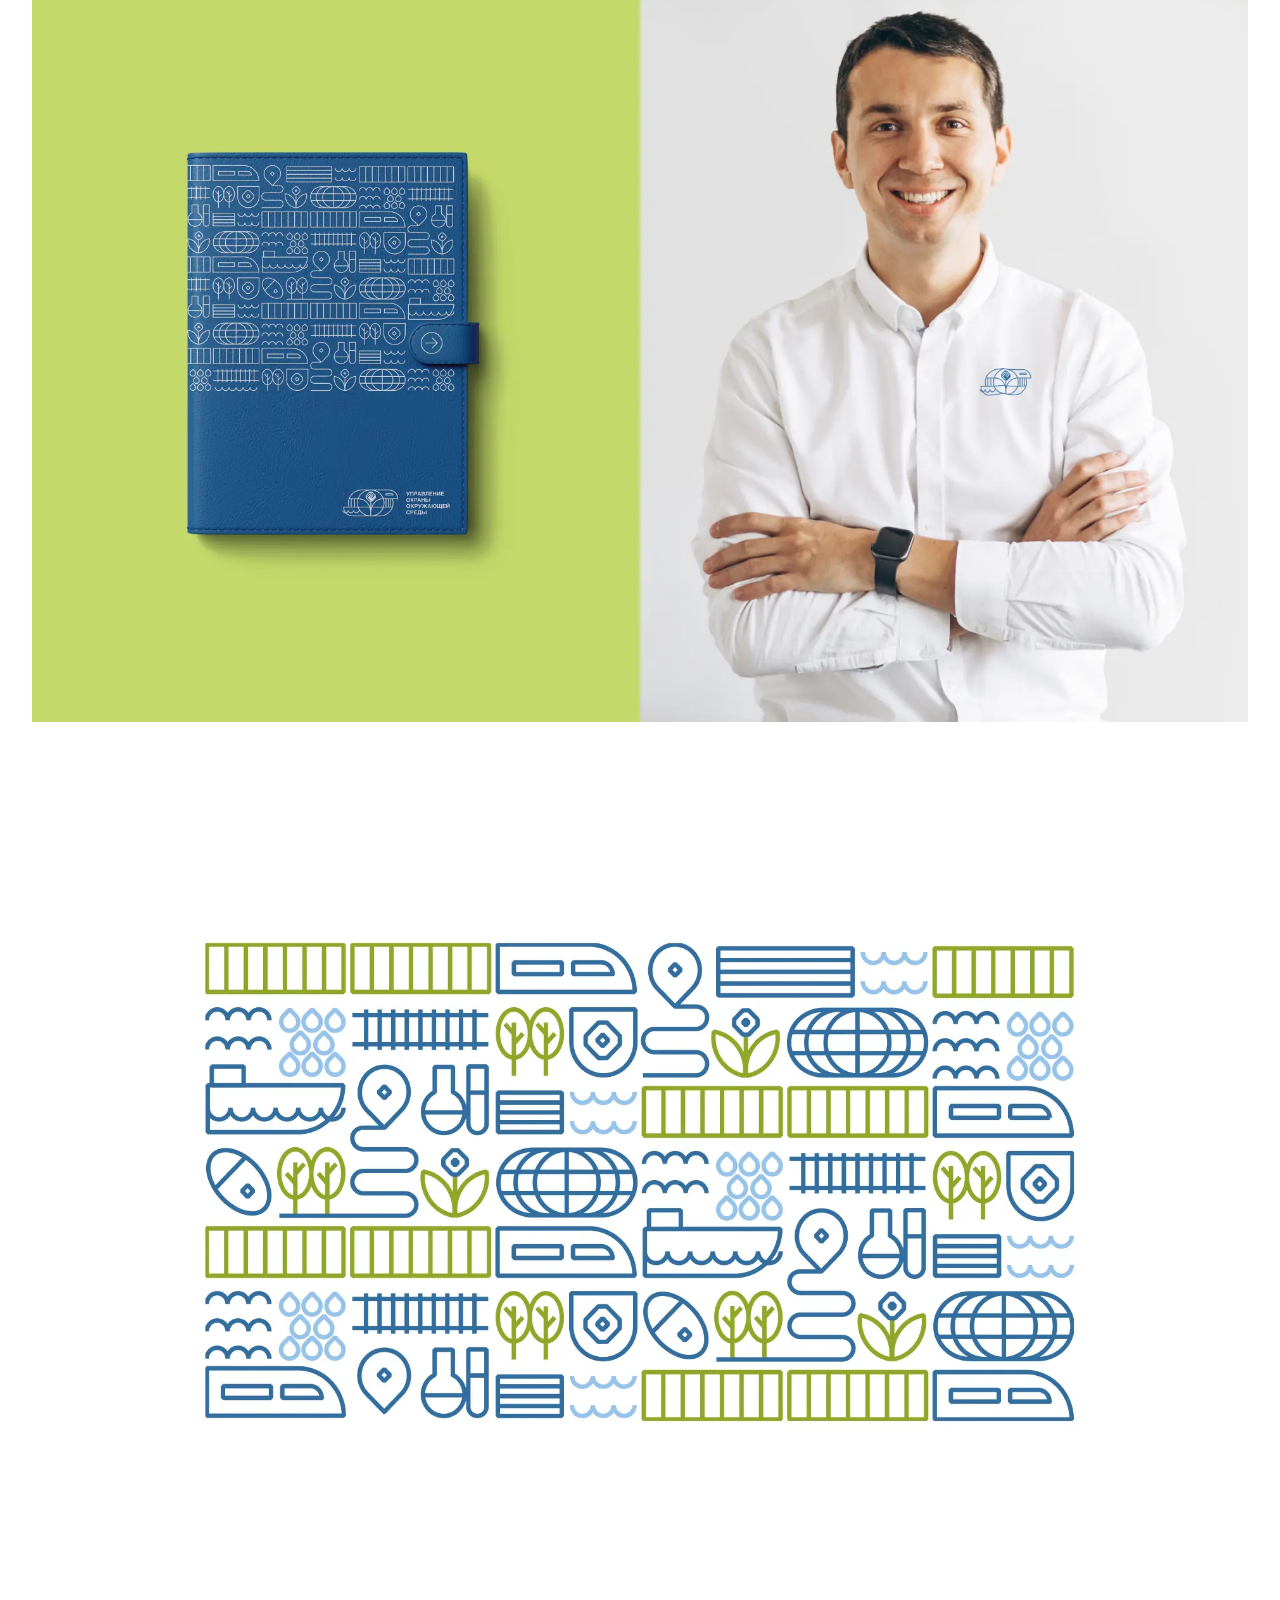
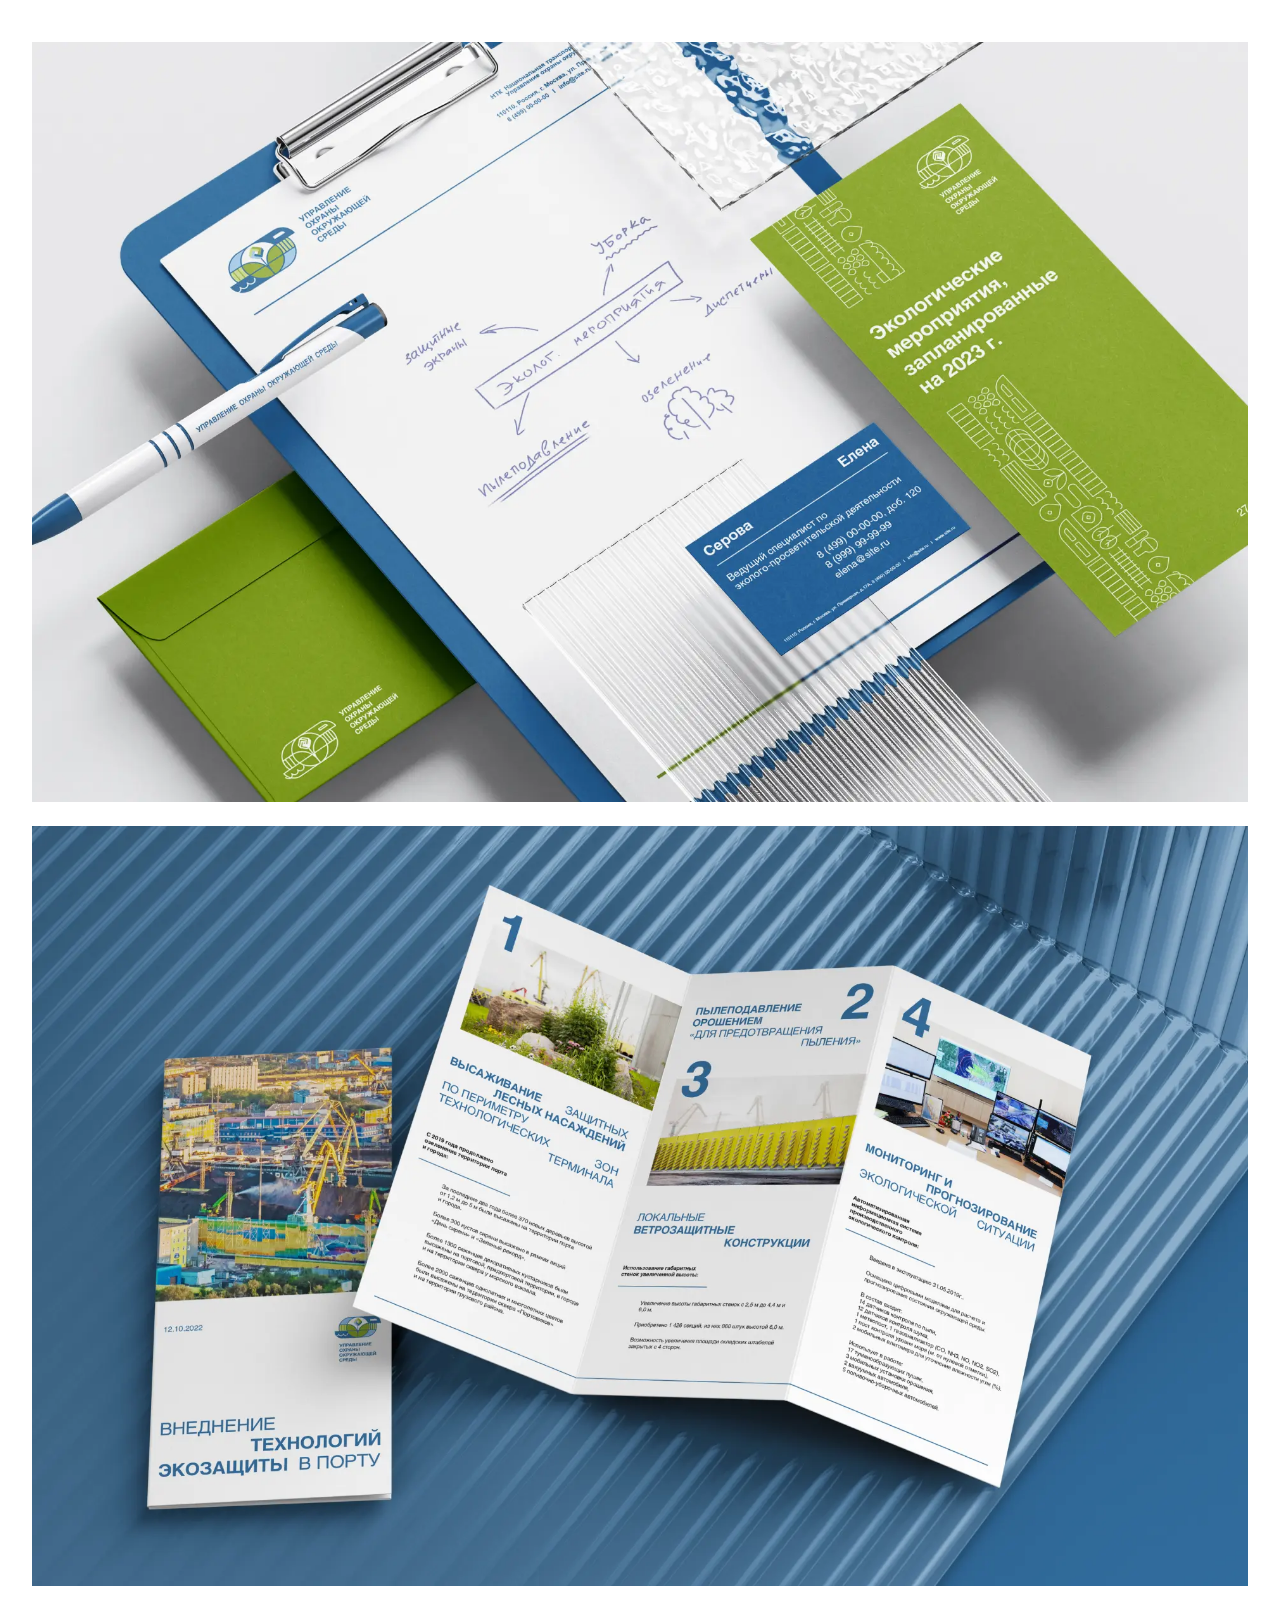
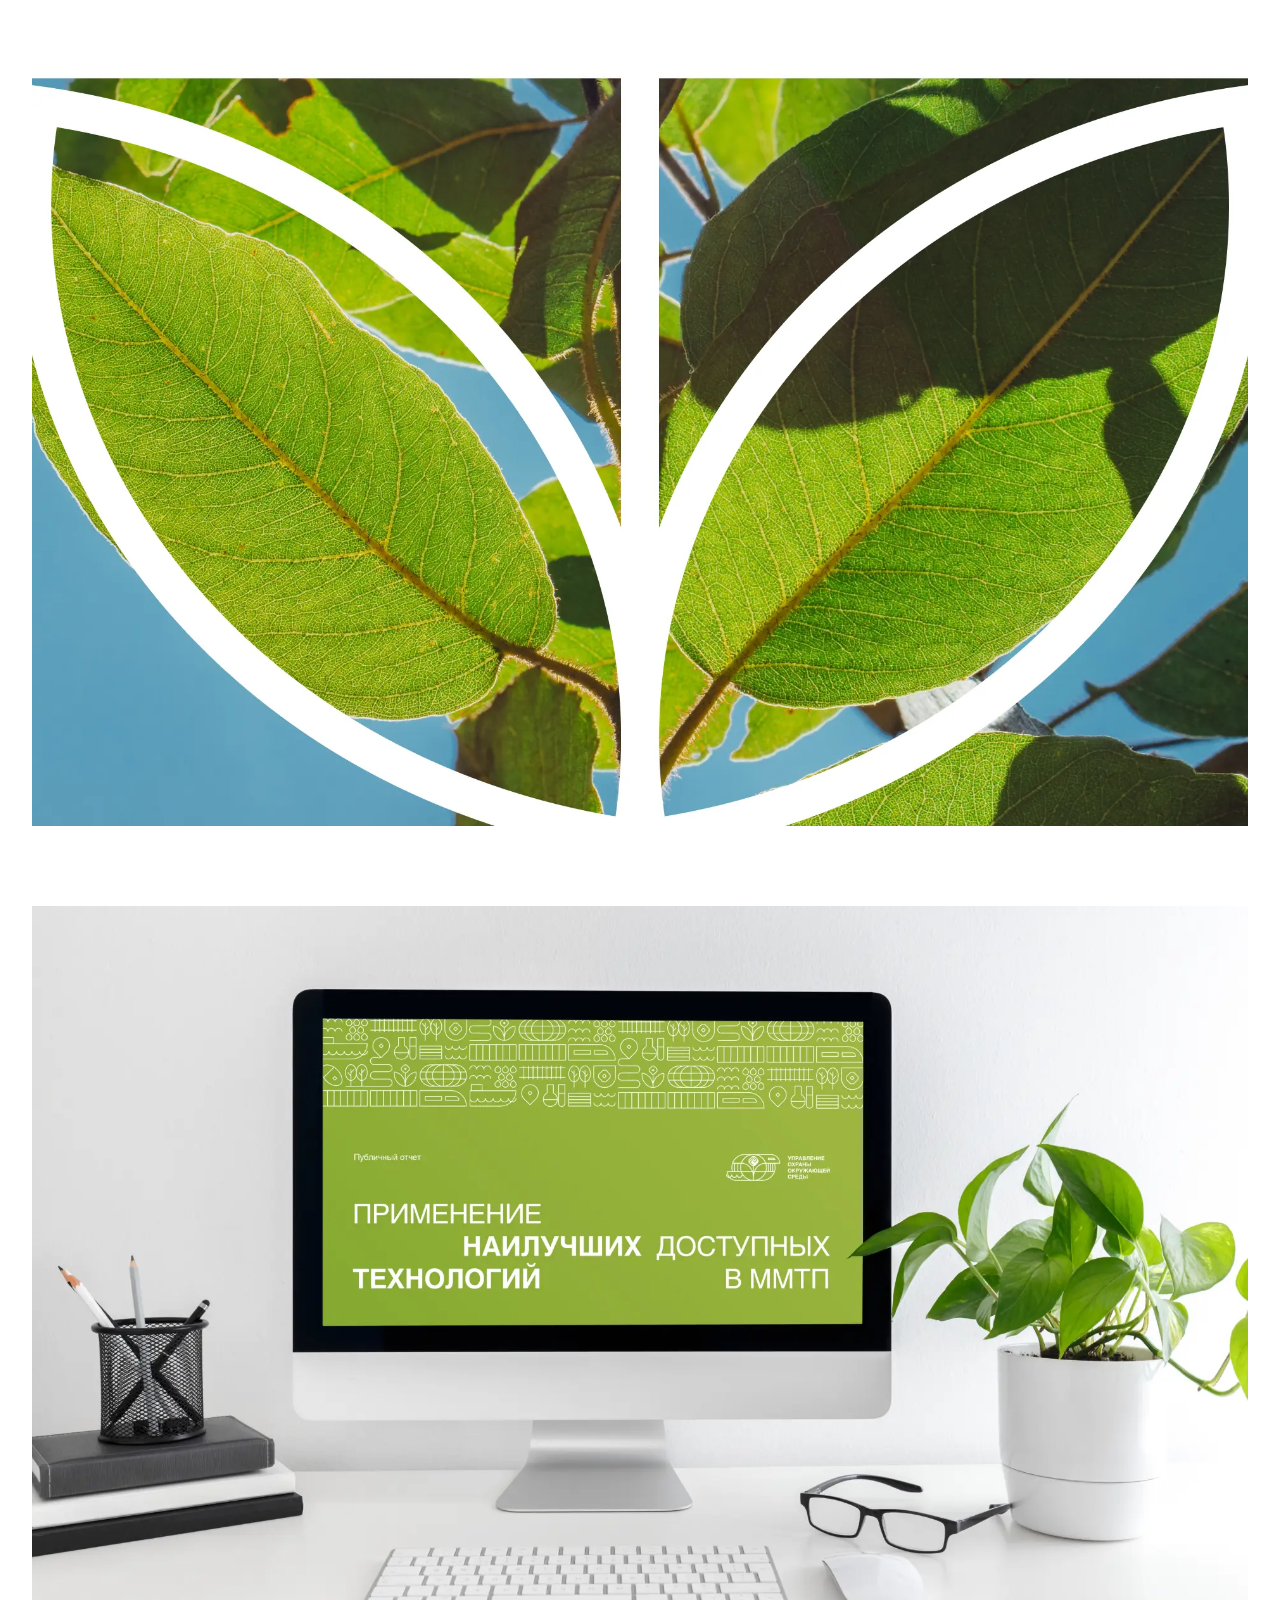
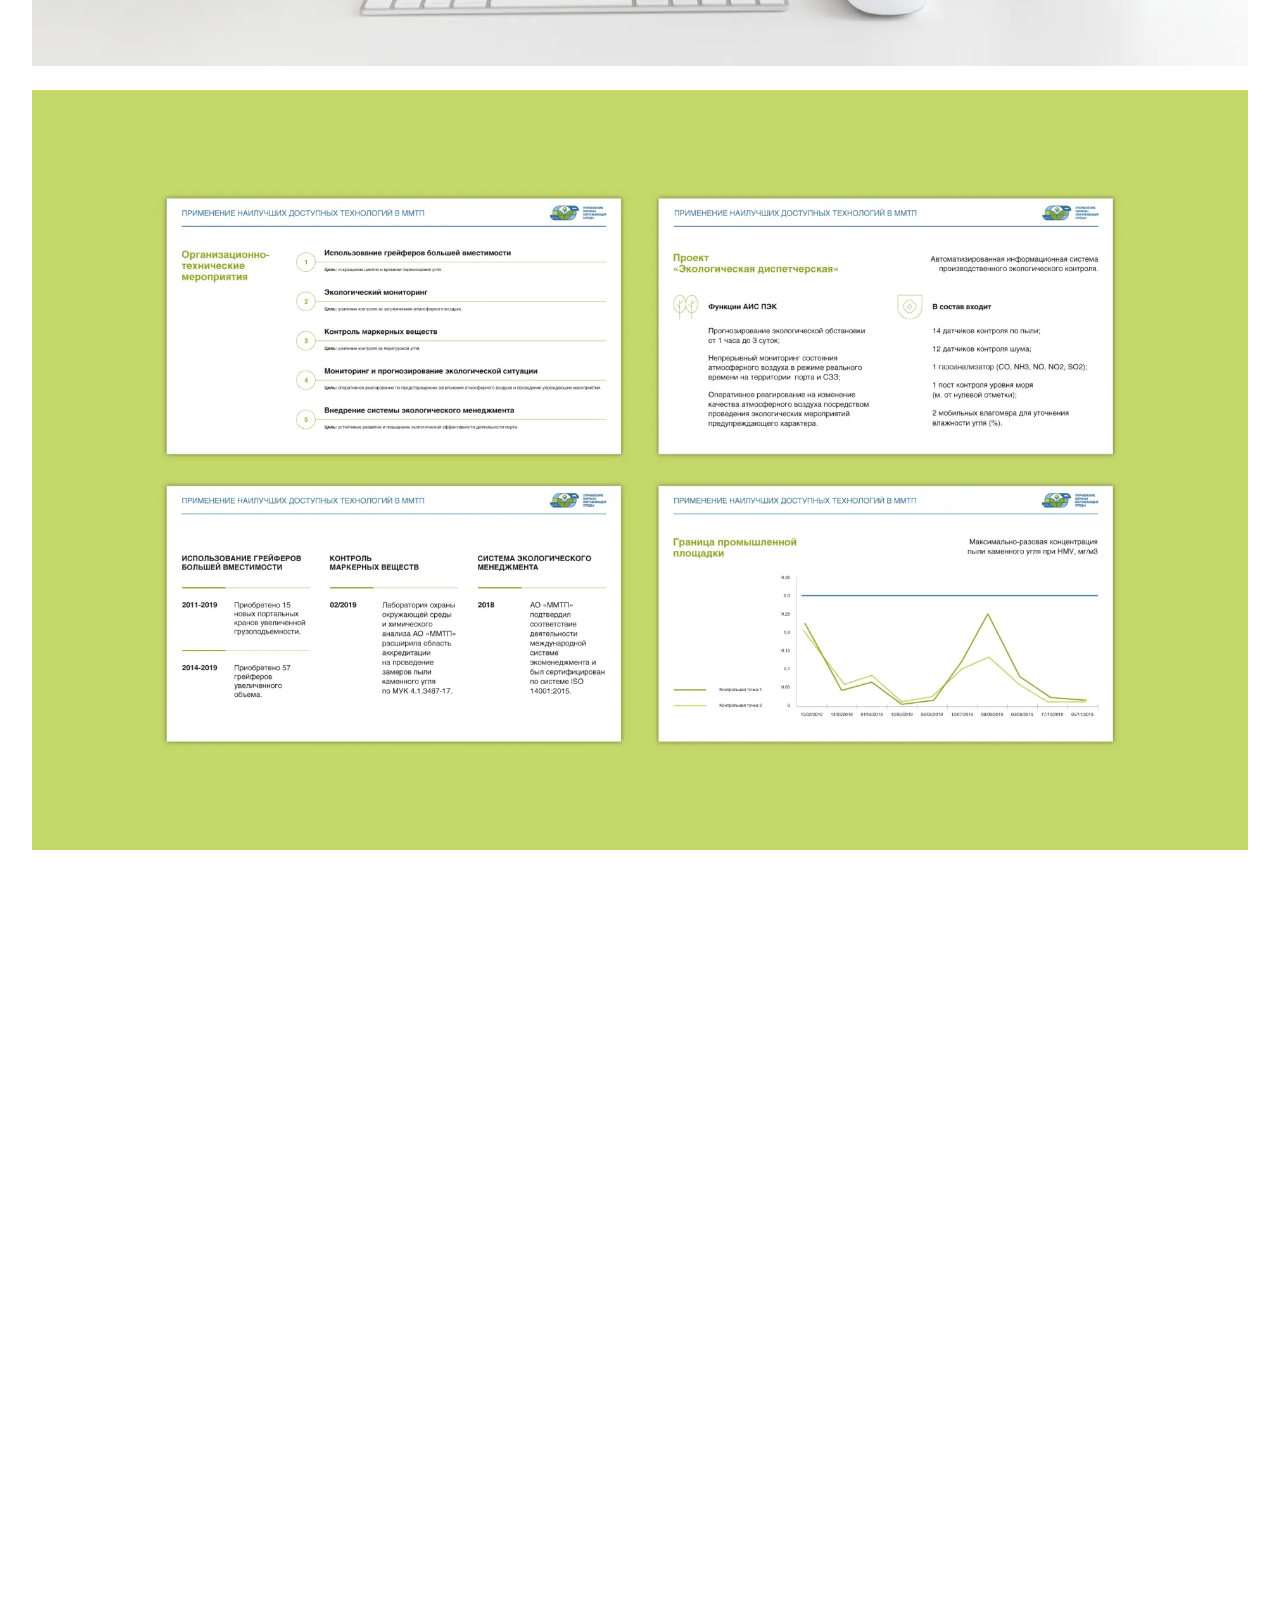
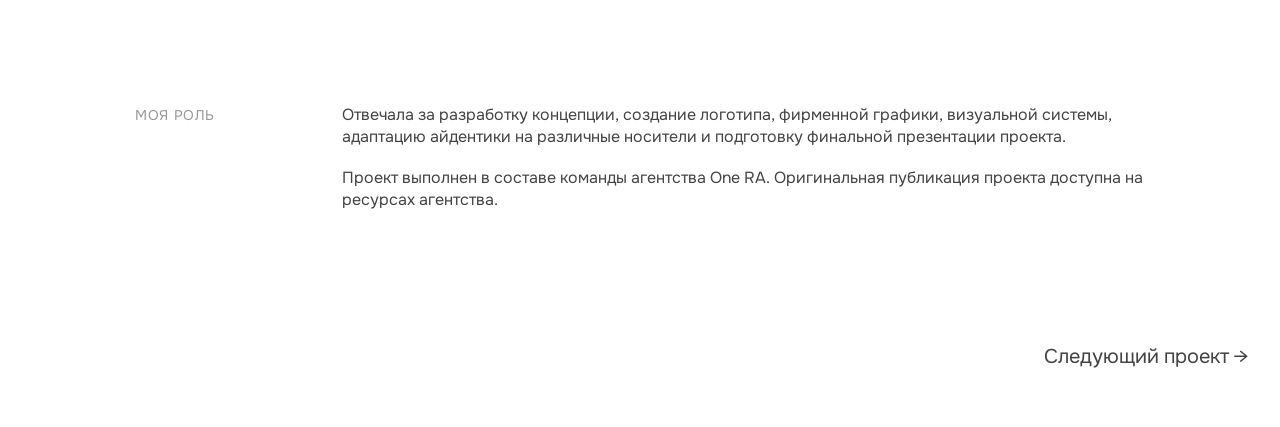
<file: projects/project-06.html>
<!DOCTYPE html>
<html lang="ru">

<head>

    <meta charset="UTF-8">

    <meta
        name="viewport"
        content="width=device-width, initial-scale=1.0"
    >

    <title>НТК</title>

    <link
        rel="preconnect"
        href="https://fonts.googleapis.com"
    >

    <link
        rel="preconnect"
        href="https://fonts.gstatic.com"
        crossorigin
    >

    <link
        href="https://fonts.googleapis.com/css2?family=Onest:wght@300;400;500;600&display=swap"
        rel="stylesheet"
    >

    <link
        rel="stylesheet"
        href="../css/style.css"
    >

</head>

<body>

    <header class="header">

        <div class="container">

            <div class="header-inner">

                <a
                    href="../index.html"
                    class="logo"
                >
                    КСЕНИЯ ШИРШОВА
                </a>

                <nav class="nav">

                    <a href="../about.html">Инфо</a>

                    <a href="../index.html#projects">Проекты</a>

<!-- 
                    <a href="fragments.html">
                        Фрагменты
                    </a>
-->

                    <a href="../index.html#contacts">Контакты</a>

                </nav>

                <button
                    class="burger"
                    id="burger"
                    aria-label="Открыть меню"
                >

                    <span></span>
                    <span></span>
                    <span></span>

                </button>

            </div>

        </div>

    </header>

    <!-- MOBILE MENU -->    

    <div
        class="mobile-menu"
        id="mobileMenu"
    >

    <button
        class="mobile-close"
        id="mobileClose"
        aria-label="Закрыть меню"
    >

        <span></span>
        <span></span>
        <span></span>

    </button>

        <nav class="mobile-nav">

            <a href="../index.html">Главная</a>

            <a href="../about.html">Инфо</a>

            <a href="../index.html#projects">Проекты</a>

<!-- 
                    <a href="fragments.html">
                        Фрагменты
                    </a>
-->

            <a href="../index.html#contacts">Контакты</a>

        </nav>

    </div>

<main class="project-page">

    <!-- FULL IMAGE -->

    <section class="case-section">

        <div class="container">

            <div class="grid">

                <div class="case-image-full">

                    <img
                        src="../img/projects/project-06/01.webp"
                        alt=""
                    >

                </div>

            </div>

        </div>

    </section>


    <!-- HEADER -->

    <section class="project-header">

        <div class="container">

            <div class="grid">

                <div class="project-header-content">

                    <h1>
                        НТК, управление охраны окружающей среды
                    </h1>

                    <p>
                        Разработка визуальной идентичности для Управления охраны окружающей среды Национальной транспортной компании (НТК). Проект включал создание логотипа, фирменной графики и системы коммуникации на основе существующего фирменного стиля компании.
                    </p>

                </div>

            </div>

        </div>

    </section>


    <!-- TEXT BLOCK -->

    <section class="case-section">

        <div class="container">

            <div class="grid">

                <div class="case-text">

                    <div class="case-tag">

                        Контекст

                    </div>

                    <div class="case-description">

                        <p>
                            Управление охраны окружающей среды НТК выполняет важную функцию внутри компании, однако не имело собственной визуальной идентичности. Задачей проекта было разработать фирменный стиль, который подчеркнет экологическое направление подразделения, сохранив при этом визуальную связь с корпоративным брендом.
                        </p>
                        <p>
                            Важно было создать узнаваемую и самостоятельную систему коммуникации, не выходя за рамки существующей айдентики НТК.
                        </p>                        

                    </div>

                </div>

            </div>

        </div>

    </section>


    <!-- IMAGE 10 COL -->

    <section class="case-section">

        <div class="container">

            <div class="grid">

                <div class="case-image-medium">

                    <img
                        src="../img/projects/project-06/02.webp"
                        alt=""
                    >

                </div>

            </div>

        </div>

    </section>  


    <!-- TEXT -->

    
    <section class="case-section">

        <div class="container">

            <div class="grid">

                <div class="case-text">

                    <div class="case-tag">

                        Решение

                    </div>

                    <div class="case-description">

                        <p>
                            В основу визуальной системы легли элементы фирменного стиля Национальной транспортной компании, дополненные собственной графической системой, отражающей экологическую направленность подразделения.
                        </p>
                         <p>
                             Была разработана айдентика, включающая логотип, фирменную графику, цветовые акценты и набор коммуникационных материалов. Визуальная система легко масштабируется на различные носители, сохраняя единый корпоративный стиль компании и одновременно позволяя подразделению иметь собственную узнаваемую визуальную идентичность. </p>
                    </div>

                </div>

            </div>

        </div>

    </section>


    <!-- ВИДЕО, ВСТРОЕННОЕ -->

    <section class="case-section">

        <div class="container">

            <div class="grid">
                <div class="video-wrapper">
                    <iframe src="https://player.vimeo.com/video/877422432?autoplay=1&amp;loop=1&amp;title=0&amp;byline=0&amp;portrait=0&amp;autopause=0&amp;controls=0" frameborder="0" allow="autoplay; picture-in-picture" sandbox="allow-same-origin allow-scripts allow-pointer-lock allow-forms allow-popups allow-popups-to-escape-sandbox"></iframe>
                </div>
            </div>

        </div>

    </section>     


    <!-- FULL IMAGE -->

    <section class="case-section">

        <div class="container">

            <div class="grid">

                <div class="case-image-full">

                    <img
                        src="../img/projects/project-06/03.webp"
                        alt=""
                    >

                </div>

                <div class="case-image-full">

                    <img
                        src="../img/projects/project-06/04.webp"
                        alt=""
                    >

                </div>
                <div class="case-image-full">

                    <img
                        src="../img/projects/project-06/05.webp"
                        alt=""
                    >

                </div>

                <div class="case-image-full">

                    <img
                        src="../img/projects/project-06/06.webp"
                        alt=""
                    >

                </div>                

            </div>

        </div>

    </section>    


    <!-- FULL IMAGE -->

    <section class="case-section">

        <div class="container">

            <div class="grid">

                <div class="case-image-full">

                    <img
                        src="../img/projects/project-06/07.webp"
                        alt=""
                    >

                </div>

            </div>

        </div>

    </section>    


    <!-- FULL IMAGE -->

    <section class="case-section">

        <div class="container">

            <div class="grid">

                <div class="case-image-full">

                    <img
                        src="../img/projects/project-06/08.webp"
                        alt=""
                    >

                </div>
                <div class="case-image-full">

                    <img
                        src="../img/projects/project-06/09.webp"
                        alt=""
                    >

                </div>              

            </div>

        </div>

    </section>    

    <!-- FULL IMAGE -->

    <section class="case-section">

        <div class="container">

            <div class="grid">

                <div class="case-image-full">

                    <img
                        src="../img/projects/project-06/10.webp"
                        alt=""
                    >

                </div>           

            </div>

        </div>

    </section>    


    <!-- FULL IMAGE -->

    <section class="case-section">

        <div class="container">

            <div class="grid">

                <div class="case-image-full">

                    <img
                        src="../img/projects/project-06/11.webp"
                        alt=""
                    >

                </div>             

                <div class="case-image-full">

                    <img
                        src="../img/projects/project-06/12.webp"
                        alt=""
                    >

                </div>    

            </div>

        </div>

    </section>   


    <!-- FULL IMAGE -->

    <section class="case-section">

        <div class="container">

            <div class="grid">

                <div class="case-image-full">

                    <img
                        src="../img/projects/project-06/13.webp"
                        alt=""
                    >

                </div>   

            </div>

        </div>

    </section>  


    <!-- FULL IMAGE -->

    <section class="case-section">

        <div class="container">

            <div class="grid">

                <div class="case-image-full">

                    <img
                        src="../img/projects/project-06/14.webp"
                        alt=""
                    >

                </div>             

                <div class="case-image-full">

                    <img
                        src="../img/projects/project-06/15.webp"
                        alt=""
                    >

                </div>    

            </div>

        </div>

    </section>   


    <!-- ВИДЕО, ВСТРОЕННОЕ -->

    <section class="case-section">

        <div class="container">

            <div class="grid">
                <div class="video-wrapper">
                    <iframe src="https://player.vimeo.com/video/877410605?autoplay=1&amp;loop=1&amp;title=0&amp;byline=0&amp;portrait=0&amp;autopause=0&amp;controls=0" frameborder="0" allow="autoplay; picture-in-picture" sandbox="allow-same-origin allow-scripts allow-pointer-lock allow-forms allow-popups allow-popups-to-escape-sandbox"></iframe>
                </div>
            </div>

        </div>

    </section>    


    <!-- TEXT -->

    <section class="case-section">

        <div class="container">

            <div class="grid">

                <div class="case-text">

                    <div class="case-tag">

                        Моя роль

                    </div>

                    <div class="case-description">

                        <p>
                            Отвечала за разработку концепции, создание логотипа, фирменной графики, визуальной системы, адаптацию айдентики на различные носители и подготовку финальной презентации проекта.
                        </p>
                        <p>
                        <a href="https://www.behance.net/gallery/172035931/JST-NTC-Eco-department-identity" class="a-hover" target="_blank" rel="noopener noreferrer">Проект выполнен в составе команды агентства One RA. Оригинальная публикация проекта доступна на ресурсах агентства.</a> 
                        </p> 
                    </div>

                </div>

            </div>

        </div>

    </section>


    <section class="project-next">

        <div class="container">

            <a href="project-03.html">

                Следующий проект →

            </a>

        </div>

    </section>

</main>

    <script src="../js/script.js"></script>

</body>

</html>
</file>
<file: css/style.css>
:root{

    --bg:#ffffff;
    --text:#434343;
    --border:#434343;
    --container:1280px;
    --gap:24px;
    --header-height:80px;

}

*{

    margin:0;
    padding:0;
    box-sizing:border-box;

}

html{

    scroll-behavior:smooth;

}

body{

    background:var(--bg);
    color:var(--text);
    font-family:'Onest',sans-serif;
    font-size:20px;
    line-height:1.6;
    font-weight:400;
    text-rendering:optimizeLegibility;
    -webkit-font-smoothing:antialiased;

}

img{

    display:block;
    width:100%;
    height:auto;

}

a{

    color:inherit;
    text-decoration:none;

}

ul{

    list-style:none;

}

button{

    font:inherit;
    background:none;
    border:none;
    cursor:pointer;

}

.container{

    width:min(
        var(--container),
        calc(100% - 64px)
    );
    margin:0 auto;

}


/* ====================
   GRID
==================== */

.grid{

    display:grid;
    grid-template-columns:repeat(12,minmax(0,1fr));
    gap:var(--gap);

}

.col-1{grid-column:span 1;}
.col-2{grid-column:span 2;}
.col-3{grid-column:span 3;}
.col-4{grid-column:span 4;}
.col-5{grid-column:span 5;}
.col-6{grid-column:span 6;}
.col-7{grid-column:span 7;}
.col-8{grid-column:span 8;}
.col-9{grid-column:span 9;}
.col-10{grid-column:span 10;}
.col-11{grid-column:span 11;}
.col-12{grid-column:span 12;}


/* ====================
   TYPOGRAPHY
==================== */

h1{

    line-height:1.15;
    font-weight:400;
    letter-spacing:-0.02em;
    font-size: 2em;

}

h2{

    font-size:28px;
    font-weight:400;
    line-height:1.2;

}

h3{

    font-size:20px;
    font-weight:400;
    line-height:1.4;

}

p{

    font-size:16px;

}


/* ====================
   HEADER
==================== */

.header{

    position:fixed;
    top:0;
    left:0;
    width:100%;
    height:var(--header-height);
    background:var(--bg);
    z-index:1000;

}

.header-inner{

    height:var(--header-height);
    display:flex;
    align-items:center;
    justify-content:space-between;

}

.logo{

    font-size:18px;
    font-weight:500;

}

.nav{

    display:flex;
    align-items:center;
    gap:32px;

}

.nav a{

    position:relative;
    font-size:15px;

}

.nav a::after{

    content:"";
    position:absolute;
    left:0;
    bottom:-4px;
    width:0;
    height:1px;
    background:var(--text);
    transition:width .3s ease;

}

.nav a:hover::after{

    width:100%;

}


/* ====================
   BURGER
==================== */

.burger{

    display: none;

}

.burger,
.mobile-close{

    width:40px;
    height:40px;
    position:relative;

}

.burger span,
.mobile-close span{

    position:absolute;
    left:8px;
    width:24px;
    height:1px;
    background:var(--text);
    transition:.3s ease;

}

.burger span:nth-child(1){

    top:13px;

}

.burger span:nth-child(2){

    top:20px;

}

.burger span:nth-child(3){

    top:27px;

}

.mobile-close{

    position:absolute;
    top:15px;
    right:15px;

}

.mobile-close span:nth-child(1){

    top:20px;
    transform:rotate(45deg);

}

.mobile-close span:nth-child(2){

    opacity:0;

}

.mobile-close span:nth-child(3){

    top:20px;
    transform:rotate(-45deg);

}

.mobile-menu{

    position:fixed;
    inset:0;
    background:#fff;
    z-index:2000;
    display:flex;
    flex-direction:column;
    align-items:flex-start;
    justify-content:center;
    padding:40px;
    opacity:0;
    visibility:hidden;
    pointer-events:none;
    transition:.3s ease;

}

.mobile-menu.active{

    opacity:1;
    visibility:visible;
    pointer-events:auto;

}

.mobile-nav{

    display:flex;
    flex-direction:column;
    gap:28px;

}

.mobile-nav a{

    font-size:40px;
    line-height:1.2;

}


/* ====================
   MAIN
==================== */

main{

    padding-top:var(--header-height);

}

/* ====================
   HERO
==================== */

.hero{

    min-height:40vh;
    display:flex;
    align-items:center;

}

.hero-content{

    text-align: center;
    grid-column: 3 / -3;

}

.hero-content p{

    max-width:520px;
    margin-top:32px;

}

.hero-link{

    display:inline-block;
    margin-top:24px;
    padding-bottom:2px;

}

.hero-link:hover{

    opacity:.7;

}


/* ====================
   SECTIONS
==================== */

.projects,
.contacts{

    padding-bottom: 50px;
    margin-top: 50px;
}

.section-header{

    margin-bottom:48px;

}

.section-header h2{

    padding-bottom:12px;
    border-bottom:1px solid var(--border);

}


/* ====================
   PROJECTS
==================== */

.projects-grid{

    display:grid;
    grid-template-columns:repeat(2, minmax(0, 1fr));
    gap:48px 48px;

}

.project-card{

    display:block;

}

.project-image{

    overflow:hidden;

}

.project-image img{

    width:100%;
    aspect-ratio:4 / 3;
    object-fit:cover;
    transition:transform .5s ease;

}

.project-card:hover .project-image img{

    transform:scale(1.03);

}

.project-info{

    margin-top:16px;

}

.project-info p{

    font-size:14px;
    color:var(--text);
    opacity:.8;

}

/* ====================
   CONTACTS
==================== */

.contacts-heading{

    grid-column: 1 / span 4;

}

.contacts-content{

    display: flex;
    align-items: center;
    justify-content: space-between;

}

.contacts-content2{

    grid-column: 5 / span 9;
    display: flex;
    align-items: center;
    gap: 32px;

}

.contacts-content ul{

    display:flex;
    flex-direction:column;
    gap:12px;

}

.contacts-content a{

    position:relative;
    display:inline-block;

}

.contacts-content a::after{

    content:"";
    position:absolute;
    left:0;
    bottom:-4px;
    width:0;
    height:1px;
    background:var(--text);
    transition:width .3s ease;

}

.contacts-content a:hover::after{

    width:100%;

}

.contact-tag{

    font-size: 20px;
    opacity: .55;

}


/* ====================
   PROJECT PAGE
==================== */

.project-page{

    padding-top: 80px;

}

.project-hero{

    padding-bottom: 100px;

}

.project-hero .container{

    width: 70%;

}

.project-heading{

    grid-column: 1 / span 8;

}

.project-meta{

    grid-column: 10 / span 3;
    display: flex;
    flex-direction: column;
    gap: 28px;

}

.project-meta-item{

    border-top: 1px solid var(--border);
    padding-top: 12px;

}

.project-meta-title{

    font-size: 14px;
    opacity: .6;
    margin-bottom: 6px;

}

.project-description{

    margin-top: 32px;
    max-width: 700px;

}

.project-section{

    margin-bottom: 80px;

}

.project-section:last-child{

    margin-bottom: 0;

}

.project-image-full img{

    width: 100%;
    display: block;

}

.project-image-grid{

    display: grid;
    grid-template-columns: repeat(2, 1fr);
    gap: 24px;

}

.project-image-grid img{

    width: 100%;
    display: block;

}

.project-text-block{

    display: grid;
    grid-template-columns: repeat(12, 1fr);
    gap: 24px;

}

.project-text{

    grid-column: 3 / span 6;

}

.project-text p{

    margin-bottom: 20px;

}

.project-text p:last-child{

    margin-bottom: 0;

}

.project-next a{

    display: inline-block;
    padding-bottom: 4px;

}

.video-wrapper{

    width: 100%;
    grid-column: 1 / -1;

}

.autoplay-video{

    display: block;
    width: 100%;
    height: auto;
    object-fit: cover;

}

.video-wrapper iframe{

    position: relative;
    inset: 0;
    width: 100%;
    aspect-ratio: 16/9;
    border: 0;

}


/* =================================
   PROJECT LIST
================================= */

.projects-list{

    width: 100%;
    margin-top: 20px;

}

.project-row{

    display: grid;
    grid-template-columns: 1fr auto;
    padding: 30px 0;
    border-top: 1px solid var(--text);
    text-decoration: none;
    color: inherit;
    transition: opacity 0.3s ease;

}

.project-row:last-child{

    border-bottom: 1px solid var(--text);

}

.project-row:hover{

    opacity: 0.65;

}

.project-info2{

    max-width: 100%

}

.project-title{

    margin: 0 0 24px;
    font-size: clamp(32px, 3vw, 56px);
    font-weight: 400;
    line-height: 1.1;

}

.project-description{

    margin: 0;
    margin-top: 10px !important;
    line-height: 1.4;
    color: var(--light);

}

.project-meta{

    display: flex;
    flex-direction: column;
    align-items: flex-end;
    justify-content: space-between;
    text-align: right;
    min-width: 120px;

}

.project-category,
.project-year{

    font-size: 14px;
    line-height: 1.3;

}


/* =================================
   PROJECT CASE
================================= */

.project-header{

    margin-bottom: 80px;

}

.project-header-content{

    grid-column: 2 / span 10;
    display: grid;
    grid-template-columns: repeat(10, 1fr);
    column-gap: var(--gap);

}

.project-header h1{

    margin-bottom: 32px;
    grid-column: 1 / span 10;

}

.project-header p{

    grid-column: 1 / span 10;
    font-size: 20px;

}

.project-page ul{

    list-style-type: disc;
    font-size: 16px;

}

/* ОБЩИЕ СЕКЦИИ */

.case-section{

    margin-bottom: 80px;

}

/* ПОЛНОШИРИННОЕ ИЗОБРАЖЕНИЕ */

.case-image-full{

    grid-column: 1 / -1;

}

.case-image-full img{

    width: 100%;
    display: block;

}

/* ИЗОБРАЖЕНИЕ 10 КОЛОНОК */

.case-image-medium{

    grid-column: 2 / span 10;

}

.case-image-medium img{

    width: 100%;
    display: block;

}

/* ТЕКСТОВЫЙ БЛОК */

.case-text{

    grid-column: 2 / span 10;
    display: grid;
    grid-template-columns: repeat(10, 1fr);
    column-gap: var(--gap);

}

.case-tag{

    grid-column: 1 / span 2;
    font-size: 14px;
    opacity: .55;
    text-transform: uppercase;
    letter-spacing: .04em;

}

.case-description{

    grid-column: 3 / span 8;

}

.case-description p{

    margin-bottom: 18px;
    line-height:1.4;

}

.case-description p:last-child{

    margin-bottom: 0;

}

/* ДВА ИЗОБРАЖЕНИЯ */

.case-two-images{

    grid-column: 2 / span 10;
    display: grid;
    grid-template-columns: repeat(2, 1fr);
    gap: 24px;

}

.case-two-images img{

    width: 100%;
    display: block;

}

/* ТРИ ИЗОБРАЖЕНИЯ */

.case-three-images{

    grid-column: 2 / span 10;
    display: grid;
    grid-template-columns: repeat(3, 1fr);
    gap: 24px;

}

.case-three-images img{

    width: 100%;
    display: block;

}

/* НАВИГАЦИЯ */

.project-next{

    padding-top: 50px;
    padding-bottom: 50px;
    text-align: right;

}

.project-next a:hover{

    opacity: 0.65;

}

.a-hover:hover{

    opacity: 0.65 !important;

}


/* =================================
   ABOUT
================================= */

.about-page{

    padding-top: 120px;

}

.about-hero{

    padding-bottom: 64px;
    border-bottom: 1px solid var(--border);

}

.about-photo{

    grid-column: 1 / span 3;

}

.about-photo img{

    width: 100%;
    display: block;

}

.about-intro{

    grid-column: 5 / span 7;

}


.about-intro h1{

    margin-bottom: 32px;
    margin-top: -8px;

}

.about-intro p{

    line-height: 1.4;
    margin-bottom: 18px;

}

.about-contacts a{

    position:relative;
    margin-right: 32px;

}

.about-contacts a::after{

    content:"";
    position:absolute;
    left:0;
    bottom:-4px;
    width:0;
    height:1px;
    background:var(--text);
    transition:width .3s ease;

}

.about-contacts a:hover::after{

    width:100%;

}

.contact-note{

    color: var(--light);

}

.about-section {

    padding: 64px 0;
    border-bottom: 1px solid var(--border);

}

.about-section:last-child{

    border-bottom: none;

}

.section-title{

    grid-column: 1 / span 3;
    text-transform: uppercase;

}

.section-content{

    grid-column: 5 / span 8;

}

.experience-item{

    display: grid;
    grid-template-columns: 4fr 4fr;
    gap: 32px;
    border-top: 1px solid var(--border);
    padding: 50px 0;

}

.experience-item:first-child{

    padding-top: 0;
    border-top: 0;

}

.experience-company p{

    font-size: 20px;
    line-height: 1.2;

}

.company-title{

    font-size: 32px !important;
    line-height: 1 !important;
    letter-spacing: -0.02em;
    padding-bottom: 10px !important;

}


.company-title a:hover{

    opacity:.7;

}

.experience-description{

    line-height: 1.4;
    font-size: 16px;

}

.experience-description2{

    line-height: 1.4;
    font-size: 20px;

}

.two-columns{

    display: grid;
    grid-template-columns: repeat(2,1fr);
    gap: 48px;

}




/* ====================
   TABLET
==================== */

@media (max-width: 1024px) {

    .container{

        width:calc(100% - 48px);

    }

    .hero-content{

        grid-column:3 / -3;

    }

    .nav{

        gap:28px;

    }

    .projects-grid{

        gap:48px 24px;

    }

    .about-content{

        grid-column:7 / span 6;

    }

}

@media (max-width: 959px) {

    .project-row{

        grid-template-columns: 1fr;
        gap: 32px;

    }

    .project-meta{

        align-items: flex-end;
        text-align: right;
        gap: 8px;

    }

    .project-title{

        font-size: 36px;

    }

    h3{

        font-size: 23px;

    }

}


/* ====================
   MOBILE
==================== */

@media (max-width: 767px) {

    :root{

        --header-height:72px;

    }

    .container{

        width:calc(100% - 32px);

    }

    .grid{

        grid-template-columns:1fr;
        gap:20px;

    }

    /* Header */

    .nav{

        display:none;

    }

    .burger{

        display:block;

    }

    /* Hero */


    .hero-content{

        grid-column:auto;

    }

    .hero-content p{

        margin-top:24px;

    }

    h1{

        font-size:36px;

    }

    h2{

        font-size:24px;

    }


    /* Projects */

    .projects-grid{

        grid-template-columns:1fr;
        gap:48px;

    }

    .project-image img{

        aspect-ratio:1/1;

    }

    /* About */

    .about-photo{

        grid-column:auto;
        margin-bottom:24px;

    }

    .about-content{

        grid-column:auto;

    }

    .about-photo,
    .about-intro,
    .section-title,
    .section-content{

        grid-column: 1 / -1;

    }

    .about-intro{

        margin-top:40px;

    }

    .about-contacts .grid{

        grid-template-columns:1fr;
        gap:24px;

    }

    .experience-item{

        grid-template-columns:1fr;
        gap:16px;

    }

    .two-columns{

        grid-template-columns:1fr;

    }


    /* Project case*/

    .project-title{

        grid-column:auto;

    }

    .project-two-column{

        grid-template-columns:1fr;

    }

    .project-navigation{

        margin-top:80px;

    }

    .case-section{

        margin-bottom: 64px;

    }

    .project-header{

        margin-bottom: 64px;

    }

    .project-header-content,
    .case-image-medium,
    .case-text,
    .case-two-images,
    .case-three-images{

        grid-column: 1 / -1;

    }

    .case-text{

        display: block;

    }

    .case-tag{

        margin-bottom: 20px;

    }

    .case-two-images,
    .case-three-images{

        grid-template-columns: 1fr;
        gap: 16px;

    }

    .project-heading,
    .project-meta,
    .project-text{

        grid-column: auto;

    }

    .project-meta{

        align-items: flex-start;
        text-align: left;

    }

    .project-section{

        margin-bottom: 64px;

    }

    .project-image-grid{

        grid-template-columns: 1fr;
        gap: 16px;

    }

    .project-text-block{

        grid-template-columns: 1fr;

    }

}


/* ====================
   SMALL MOBILE
==================== */

@media (max-width: 480px){

    h1{

        font-size:32px;

    }

    body{

        font-size:15px;

    }

    .mobile-nav a{

        font-size:24px;

    }

}
</file>
